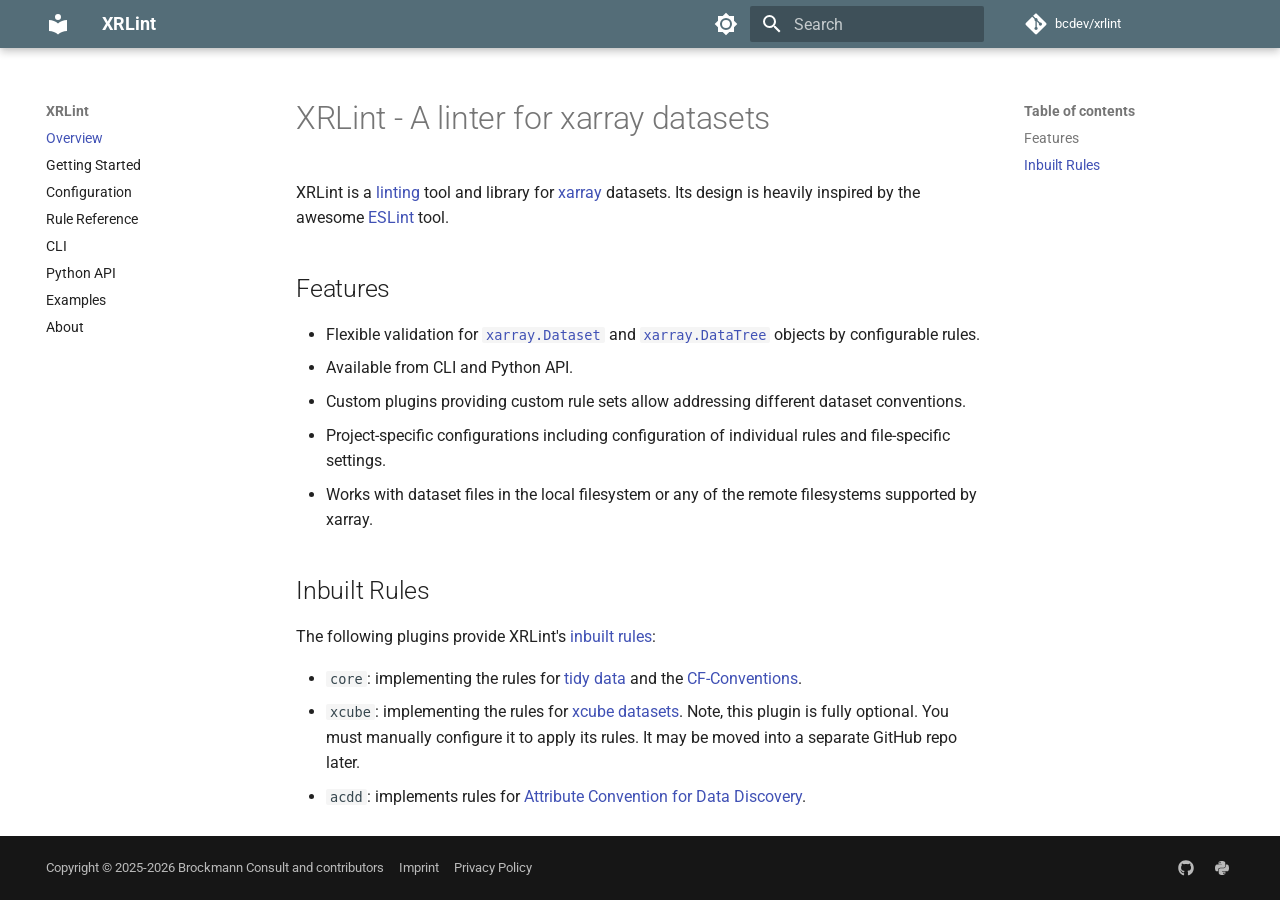
<file: index.html>
<!doctype html>
<html lang="en" class="no-js">
  <head>
    
      <meta charset="utf-8">
      <meta name="viewport" content="width=device-width,initial-scale=1">
      
      
      
      
      
        <link rel="next" href="start/">
      
      
        
      
      
      <link rel="icon" href="assets/images/favicon.png">
      <meta name="generator" content="mkdocs-1.6.1, mkdocs-material-9.7.7">
    
    
      
        <title>XRLint</title>
      
    
    
      <link rel="stylesheet" href="assets/stylesheets/main.ec1eaa64.min.css">
      
        
        <link rel="stylesheet" href="assets/stylesheets/palette.ab4e12ef.min.css">
      
      


    
    
      
    
    
      
    
    
      <link rel="stylesheet" href="assets/_mkdocstrings.css">
    
      <link rel="stylesheet" href="stylesheet/extra.css">
    
    <script>__md_scope=new URL(".",location),__md_hash=e=>[...e].reduce(((e,_)=>(e<<5)-e+_.charCodeAt(0)),0),__md_get=(e,_=localStorage,t=__md_scope)=>JSON.parse(_.getItem(t.pathname+"."+e)),__md_set=(e,_,t=localStorage,a=__md_scope)=>{try{t.setItem(a.pathname+"."+e,JSON.stringify(_))}catch(e){}}</script>
    
      

    
    
  </head>
  
  
    
    
      
    
    
    
    
    <body dir="ltr" data-md-color-scheme="default" data-md-color-primary="blue-grey" data-md-color-accent="indigo">
  
    
    <input class="md-toggle" data-md-toggle="drawer" type="checkbox" id="__drawer" autocomplete="off">
    <input class="md-toggle" data-md-toggle="search" type="checkbox" id="__search" autocomplete="off">
    <label class="md-overlay" for="__drawer"></label>
    <div data-md-component="skip">
      
        
        <a href="#xrlint-a-linter-for-xarray-datasets" class="md-skip">
          Skip to content
        </a>
      
    </div>
    <div data-md-component="announce">
      
    </div>
    
    
      

  

<header class="md-header md-header--shadow" data-md-component="header">
  <nav class="md-header__inner md-grid" aria-label="Header">
    <a href="." title="XRLint" class="md-header__button md-logo" aria-label="XRLint" data-md-component="logo">
      
  
  <svg xmlns="http://www.w3.org/2000/svg" viewBox="0 0 24 24"><path d="M12 8a3 3 0 0 0 3-3 3 3 0 0 0-3-3 3 3 0 0 0-3 3 3 3 0 0 0 3 3m0 3.54C9.64 9.35 6.5 8 3 8v11c3.5 0 6.64 1.35 9 3.54 2.36-2.19 5.5-3.54 9-3.54V8c-3.5 0-6.64 1.35-9 3.54"/></svg>

    </a>
    <label class="md-header__button md-icon" for="__drawer">
      
      <svg xmlns="http://www.w3.org/2000/svg" viewBox="0 0 24 24"><path d="M3 6h18v2H3zm0 5h18v2H3zm0 5h18v2H3z"/></svg>
    </label>
    <div class="md-header__title" data-md-component="header-title">
      <div class="md-header__ellipsis">
        <div class="md-header__topic">
          <span class="md-ellipsis">
            XRLint
          </span>
        </div>
        <div class="md-header__topic" data-md-component="header-topic">
          <span class="md-ellipsis">
            
              Overview
            
          </span>
        </div>
      </div>
    </div>
    
      
        <form class="md-header__option" data-md-component="palette">
  
    
    
    
    <input class="md-option" data-md-color-media="" data-md-color-scheme="default" data-md-color-primary="blue-grey" data-md-color-accent="indigo"  aria-label="Switch to dark mode"  type="radio" name="__palette" id="__palette_0">
    
      <label class="md-header__button md-icon" title="Switch to dark mode" for="__palette_1" hidden>
        <svg xmlns="http://www.w3.org/2000/svg" viewBox="0 0 24 24"><path d="M12 8a4 4 0 0 0-4 4 4 4 0 0 0 4 4 4 4 0 0 0 4-4 4 4 0 0 0-4-4m0 10a6 6 0 0 1-6-6 6 6 0 0 1 6-6 6 6 0 0 1 6 6 6 6 0 0 1-6 6m8-9.31V4h-4.69L12 .69 8.69 4H4v4.69L.69 12 4 15.31V20h4.69L12 23.31 15.31 20H20v-4.69L23.31 12z"/></svg>
      </label>
    
  
    
    
    
    <input class="md-option" data-md-color-media="" data-md-color-scheme="slate" data-md-color-primary="blue-grey" data-md-color-accent="indigo"  aria-label="Switch to light mode"  type="radio" name="__palette" id="__palette_1">
    
      <label class="md-header__button md-icon" title="Switch to light mode" for="__palette_0" hidden>
        <svg xmlns="http://www.w3.org/2000/svg" viewBox="0 0 24 24"><path d="M12 18c-.89 0-1.74-.2-2.5-.55C11.56 16.5 13 14.42 13 12s-1.44-4.5-3.5-5.45C10.26 6.2 11.11 6 12 6a6 6 0 0 1 6 6 6 6 0 0 1-6 6m8-9.31V4h-4.69L12 .69 8.69 4H4v4.69L.69 12 4 15.31V20h4.69L12 23.31 15.31 20H20v-4.69L23.31 12z"/></svg>
      </label>
    
  
</form>
      
    
    
      <script>var palette=__md_get("__palette");if(palette&&palette.color){if("(prefers-color-scheme)"===palette.color.media){var media=matchMedia("(prefers-color-scheme: light)"),input=document.querySelector(media.matches?"[data-md-color-media='(prefers-color-scheme: light)']":"[data-md-color-media='(prefers-color-scheme: dark)']");palette.color.media=input.getAttribute("data-md-color-media"),palette.color.scheme=input.getAttribute("data-md-color-scheme"),palette.color.primary=input.getAttribute("data-md-color-primary"),palette.color.accent=input.getAttribute("data-md-color-accent")}for(var[key,value]of Object.entries(palette.color))document.body.setAttribute("data-md-color-"+key,value)}</script>
    
    
    
      
      
        <label class="md-header__button md-icon" for="__search">
          
          <svg xmlns="http://www.w3.org/2000/svg" viewBox="0 0 24 24"><path d="M9.5 3A6.5 6.5 0 0 1 16 9.5c0 1.61-.59 3.09-1.56 4.23l.27.27h.79l5 5-1.5 1.5-5-5v-.79l-.27-.27A6.52 6.52 0 0 1 9.5 16 6.5 6.5 0 0 1 3 9.5 6.5 6.5 0 0 1 9.5 3m0 2C7 5 5 7 5 9.5S7 14 9.5 14 14 12 14 9.5 12 5 9.5 5"/></svg>
        </label>
        <div class="md-search" data-md-component="search" role="dialog">
  <label class="md-search__overlay" for="__search"></label>
  <div class="md-search__inner" role="search">
    <form class="md-search__form" name="search">
      <input type="text" class="md-search__input" name="query" aria-label="Search" placeholder="Search" autocapitalize="off" autocorrect="off" autocomplete="off" spellcheck="false" data-md-component="search-query" required>
      <label class="md-search__icon md-icon" for="__search">
        
        <svg xmlns="http://www.w3.org/2000/svg" viewBox="0 0 24 24"><path d="M9.5 3A6.5 6.5 0 0 1 16 9.5c0 1.61-.59 3.09-1.56 4.23l.27.27h.79l5 5-1.5 1.5-5-5v-.79l-.27-.27A6.52 6.52 0 0 1 9.5 16 6.5 6.5 0 0 1 3 9.5 6.5 6.5 0 0 1 9.5 3m0 2C7 5 5 7 5 9.5S7 14 9.5 14 14 12 14 9.5 12 5 9.5 5"/></svg>
        
        <svg xmlns="http://www.w3.org/2000/svg" viewBox="0 0 24 24"><path d="M20 11v2H8l5.5 5.5-1.42 1.42L4.16 12l7.92-7.92L13.5 5.5 8 11z"/></svg>
      </label>
      <nav class="md-search__options" aria-label="Search">
        
        <button type="reset" class="md-search__icon md-icon" title="Clear" aria-label="Clear" tabindex="-1">
          
          <svg xmlns="http://www.w3.org/2000/svg" viewBox="0 0 24 24"><path d="M19 6.41 17.59 5 12 10.59 6.41 5 5 6.41 10.59 12 5 17.59 6.41 19 12 13.41 17.59 19 19 17.59 13.41 12z"/></svg>
        </button>
      </nav>
      
    </form>
    <div class="md-search__output">
      <div class="md-search__scrollwrap" tabindex="0" data-md-scrollfix>
        <div class="md-search-result" data-md-component="search-result">
          <div class="md-search-result__meta">
            Initializing search
          </div>
          <ol class="md-search-result__list" role="presentation"></ol>
        </div>
      </div>
    </div>
  </div>
</div>
      
    
    
      <div class="md-header__source">
        <a href="https://github.com/bcdev/xrlint" title="Go to repository" class="md-source" data-md-component="source">
  <div class="md-source__icon md-icon">
    
    <svg xmlns="http://www.w3.org/2000/svg" viewBox="0 0 448 512"><!--! Font Awesome Free 7.1.0 by @fontawesome - https://fontawesome.com License - https://fontawesome.com/license/free (Icons: CC BY 4.0, Fonts: SIL OFL 1.1, Code: MIT License) Copyright 2025 Fonticons, Inc.--><path d="M439.6 236.1 244 40.5c-5.4-5.5-12.8-8.5-20.4-8.5s-15 3-20.4 8.4L162.5 81l51.5 51.5c27.1-9.1 52.7 16.8 43.4 43.7l49.7 49.7c34.2-11.8 61.2 31 35.5 56.7-26.5 26.5-70.2-2.9-56-37.3L240.3 199v121.9c25.3 12.5 22.3 41.8 9.1 55-6.4 6.4-15.2 10.1-24.3 10.1s-17.8-3.6-24.3-10.1c-17.6-17.6-11.1-46.9 11.2-56v-123c-20.8-8.5-24.6-30.7-18.6-45L142.6 101 8.5 235.1C3 240.6 0 247.9 0 255.5s3 15 8.5 20.4l195.6 195.7c5.4 5.4 12.7 8.4 20.4 8.4s15-3 20.4-8.4l194.7-194.7c5.4-5.4 8.4-12.8 8.4-20.4s-3-15-8.4-20.4"/></svg>
  </div>
  <div class="md-source__repository">
    bcdev/xrlint
  </div>
</a>
      </div>
    
  </nav>
  
</header>
    
    <div class="md-container" data-md-component="container">
      
      
        
          
        
      
      <main class="md-main" data-md-component="main">
        <div class="md-main__inner md-grid">
          
            
              
              <div class="md-sidebar md-sidebar--primary" data-md-component="sidebar" data-md-type="navigation" >
                <div class="md-sidebar__scrollwrap">
                  <div class="md-sidebar__inner">
                    



<nav class="md-nav md-nav--primary" aria-label="Navigation" data-md-level="0">
  <label class="md-nav__title" for="__drawer">
    <a href="." title="XRLint" class="md-nav__button md-logo" aria-label="XRLint" data-md-component="logo">
      
  
  <svg xmlns="http://www.w3.org/2000/svg" viewBox="0 0 24 24"><path d="M12 8a3 3 0 0 0 3-3 3 3 0 0 0-3-3 3 3 0 0 0-3 3 3 3 0 0 0 3 3m0 3.54C9.64 9.35 6.5 8 3 8v11c3.5 0 6.64 1.35 9 3.54 2.36-2.19 5.5-3.54 9-3.54V8c-3.5 0-6.64 1.35-9 3.54"/></svg>

    </a>
    XRLint
  </label>
  
    <div class="md-nav__source">
      <a href="https://github.com/bcdev/xrlint" title="Go to repository" class="md-source" data-md-component="source">
  <div class="md-source__icon md-icon">
    
    <svg xmlns="http://www.w3.org/2000/svg" viewBox="0 0 448 512"><!--! Font Awesome Free 7.1.0 by @fontawesome - https://fontawesome.com License - https://fontawesome.com/license/free (Icons: CC BY 4.0, Fonts: SIL OFL 1.1, Code: MIT License) Copyright 2025 Fonticons, Inc.--><path d="M439.6 236.1 244 40.5c-5.4-5.5-12.8-8.5-20.4-8.5s-15 3-20.4 8.4L162.5 81l51.5 51.5c27.1-9.1 52.7 16.8 43.4 43.7l49.7 49.7c34.2-11.8 61.2 31 35.5 56.7-26.5 26.5-70.2-2.9-56-37.3L240.3 199v121.9c25.3 12.5 22.3 41.8 9.1 55-6.4 6.4-15.2 10.1-24.3 10.1s-17.8-3.6-24.3-10.1c-17.6-17.6-11.1-46.9 11.2-56v-123c-20.8-8.5-24.6-30.7-18.6-45L142.6 101 8.5 235.1C3 240.6 0 247.9 0 255.5s3 15 8.5 20.4l195.6 195.7c5.4 5.4 12.7 8.4 20.4 8.4s15-3 20.4-8.4l194.7-194.7c5.4-5.4 8.4-12.8 8.4-20.4s-3-15-8.4-20.4"/></svg>
  </div>
  <div class="md-source__repository">
    bcdev/xrlint
  </div>
</a>
    </div>
  
  <ul class="md-nav__list" data-md-scrollfix>
    
      
      
  
  
    
  
  
  
    <li class="md-nav__item md-nav__item--active">
      
      <input class="md-nav__toggle md-toggle" type="checkbox" id="__toc">
      
      
        
      
      
        <label class="md-nav__link md-nav__link--active" for="__toc">
          
  
  
  <span class="md-ellipsis">
    
  
    Overview
  

    
  </span>
  
  

          <span class="md-nav__icon md-icon"></span>
        </label>
      
      <a href="." class="md-nav__link md-nav__link--active">
        
  
  
  <span class="md-ellipsis">
    
  
    Overview
  

    
  </span>
  
  

      </a>
      
        

<nav class="md-nav md-nav--secondary" aria-label="Table of contents">
  
  
  
    
  
  
    <label class="md-nav__title" for="__toc">
      <span class="md-nav__icon md-icon"></span>
      Table of contents
    </label>
    <ul class="md-nav__list" data-md-component="toc" data-md-scrollfix>
      
        <li class="md-nav__item">
  <a href="#features" class="md-nav__link">
    <span class="md-ellipsis">
      
        Features
      
    </span>
  </a>
  
</li>
      
        <li class="md-nav__item">
  <a href="#inbuilt-rules" class="md-nav__link">
    <span class="md-ellipsis">
      
        Inbuilt Rules
      
    </span>
  </a>
  
</li>
      
    </ul>
  
</nav>
      
    </li>
  

    
      
      
  
  
  
  
    <li class="md-nav__item">
      <a href="start/" class="md-nav__link">
        
  
  
  <span class="md-ellipsis">
    
  
    Getting Started
  

    
  </span>
  
  

      </a>
    </li>
  

    
      
      
  
  
  
  
    <li class="md-nav__item">
      <a href="config/" class="md-nav__link">
        
  
  
  <span class="md-ellipsis">
    
  
    Configuration
  

    
  </span>
  
  

      </a>
    </li>
  

    
      
      
  
  
  
  
    <li class="md-nav__item">
      <a href="rule-ref/" class="md-nav__link">
        
  
  
  <span class="md-ellipsis">
    
  
    Rule Reference
  

    
  </span>
  
  

      </a>
    </li>
  

    
      
      
  
  
  
  
    <li class="md-nav__item">
      <a href="cli/" class="md-nav__link">
        
  
  
  <span class="md-ellipsis">
    
  
    CLI
  

    
  </span>
  
  

      </a>
    </li>
  

    
      
      
  
  
  
  
    <li class="md-nav__item">
      <a href="api/" class="md-nav__link">
        
  
  
  <span class="md-ellipsis">
    
  
    Python API
  

    
  </span>
  
  

      </a>
    </li>
  

    
      
      
  
  
  
  
    <li class="md-nav__item">
      <a href="examples/" class="md-nav__link">
        
  
  
  <span class="md-ellipsis">
    
  
    Examples
  

    
  </span>
  
  

      </a>
    </li>
  

    
      
      
  
  
  
  
    <li class="md-nav__item">
      <a href="about/" class="md-nav__link">
        
  
  
  <span class="md-ellipsis">
    
  
    About
  

    
  </span>
  
  

      </a>
    </li>
  

    
  </ul>
</nav>
                  </div>
                </div>
              </div>
            
            
              
              <div class="md-sidebar md-sidebar--secondary" data-md-component="sidebar" data-md-type="toc" >
                <div class="md-sidebar__scrollwrap">
                  <div class="md-sidebar__inner">
                    

<nav class="md-nav md-nav--secondary" aria-label="Table of contents">
  
  
  
    
  
  
    <label class="md-nav__title" for="__toc">
      <span class="md-nav__icon md-icon"></span>
      Table of contents
    </label>
    <ul class="md-nav__list" data-md-component="toc" data-md-scrollfix>
      
        <li class="md-nav__item">
  <a href="#features" class="md-nav__link">
    <span class="md-ellipsis">
      
        Features
      
    </span>
  </a>
  
</li>
      
        <li class="md-nav__item">
  <a href="#inbuilt-rules" class="md-nav__link">
    <span class="md-ellipsis">
      
        Inbuilt Rules
      
    </span>
  </a>
  
</li>
      
    </ul>
  
</nav>
                  </div>
                </div>
              </div>
            
          
          
            <div class="md-content" data-md-component="content">
              
              <article class="md-content__inner md-typeset">
                
                  


  
  


<h1 id="xrlint-a-linter-for-xarray-datasets">XRLint - A linter for xarray datasets</h1>
<p>XRLint is a <a href="https://en.wikipedia.org/wiki/Lint_(software)">linting</a> 
tool and library for <a href="https://docs.xarray.dev/">xarray</a> datasets. 
Its design is heavily inspired by the awesome <a href="https://eslint.org/">ESLint</a> tool.</p>
<h2 id="features">Features</h2>
<ul>
<li>Flexible validation for 
  <a href="https://docs.xarray.dev/en/stable/generated/xarray.Dataset.html"><code>xarray.Dataset</code></a> and
  <a href="https://docs.xarray.dev/en/stable/generated/xarray.DataTree.html"><code>xarray.DataTree</code></a> objects 
  by configurable rules.</li>
<li>Available from CLI and Python API.</li>
<li>Custom plugins providing custom rule sets allow addressing 
  different dataset conventions.</li>
<li>Project-specific configurations including configuration of individual 
  rules and file-specific settings.</li>
<li>Works with dataset files in the local filesystem or any of the remote 
  filesystems supported by xarray.</li>
</ul>
<h2 id="inbuilt-rules">Inbuilt Rules</h2>
<p>The following plugins provide XRLint's <a href="rule-ref/">inbuilt rules</a>:</p>
<ul>
<li><code>core</code>: implementing the rules for
  <a href="https://tutorial.xarray.dev/intermediate/data_cleaning/05.1_intro.html">tidy data</a>
  and the 
  <a href="https://cfconventions.org/cf-conventions/cf-conventions.html">CF-Conventions</a>.</li>
<li><code>xcube</code>: implementing the rules for 
  <a href="https://xcube.readthedocs.io/en/latest/cubespec.html">xcube datasets</a>.
  Note, this plugin is fully optional. You must manually configure 
  it to apply its rules. It may be moved into a separate GitHub repo later.</li>
<li><code>acdd</code>: implements rules for <a href="https://wiki.esipfed.org/Attribute_Convention_for_Data_Discovery_1-3">Attribute Convention for Data Discovery</a>.</li>
</ul>












                
              </article>
            </div>
          
          
<script>var target=document.getElementById(location.hash.slice(1));target&&target.name&&(target.checked=target.name.startsWith("__tabbed_"))</script>
        </div>
        
      </main>
      
        <footer class="md-footer">
  
  <div class="md-footer-meta md-typeset">
    <div class="md-footer-meta__inner md-grid">
      <div class="md-copyright">
  
    <div class="md-copyright__highlight">
      Copyright &copy; 2025-2026 Brockmann Consult and contributors
      
        &nbsp;&nbsp;&nbsp;
        <a href="https://www.brockmann-consult.de/imprint/" rel="noopener">Imprint</a>
      
        &nbsp;&nbsp;&nbsp;
        <a href="https://www.brockmann-consult.de/privacy-policy-documentation-pages/" rel="noopener">Privacy Policy</a>
      
    </div>
  
</div>
      
        
<div class="md-social">
  
    
    
    
    
      
      
    
    <a href="https://github.com/bcdev/xrlint" target="_blank" rel="noopener" title="github.com" class="md-social__link">
      <svg xmlns="http://www.w3.org/2000/svg" viewBox="0 0 512 512"><!--! Font Awesome Free 7.1.0 by @fontawesome - https://fontawesome.com License - https://fontawesome.com/license/free (Icons: CC BY 4.0, Fonts: SIL OFL 1.1, Code: MIT License) Copyright 2025 Fonticons, Inc.--><path d="M173.9 397.4c0 2-2.3 3.6-5.2 3.6-3.3.3-5.6-1.3-5.6-3.6 0-2 2.3-3.6 5.2-3.6 3-.3 5.6 1.3 5.6 3.6m-31.1-4.5c-.7 2 1.3 4.3 4.3 4.9 2.6 1 5.6 0 6.2-2s-1.3-4.3-4.3-5.2c-2.6-.7-5.5.3-6.2 2.3m44.2-1.7c-2.9.7-4.9 2.6-4.6 4.9.3 2 2.9 3.3 5.9 2.6 2.9-.7 4.9-2.6 4.6-4.6-.3-1.9-3-3.2-5.9-2.9M252.8 8C114.1 8 8 113.3 8 252c0 110.9 69.8 205.8 169.5 239.2 12.8 2.3 17.3-5.6 17.3-12.1 0-6.2-.3-40.4-.3-61.4 0 0-70 15-84.7-29.8 0 0-11.4-29.1-27.8-36.6 0 0-22.9-15.7 1.6-15.4 0 0 24.9 2 38.6 25.8 21.9 38.6 58.6 27.5 72.9 20.9 2.3-16 8.8-27.1 16-33.7-55.9-6.2-112.3-14.3-112.3-110.5 0-27.5 7.6-41.3 23.6-58.9-2.6-6.5-11.1-33.3 2.6-67.9 20.9-6.5 69 27 69 27 20-5.6 41.5-8.5 62.8-8.5s42.8 2.9 62.8 8.5c0 0 48.1-33.6 69-27 13.7 34.7 5.2 61.4 2.6 67.9 16 17.7 25.8 31.5 25.8 58.9 0 96.5-58.9 104.2-114.8 110.5 9.2 7.9 17 22.9 17 46.4 0 33.7-.3 75.4-.3 83.6 0 6.5 4.6 14.4 17.3 12.1C436.2 457.8 504 362.9 504 252 504 113.3 391.5 8 252.8 8M105.2 352.9c-1.3 1-1 3.3.7 5.2 1.6 1.6 3.9 2.3 5.2 1 1.3-1 1-3.3-.7-5.2-1.6-1.6-3.9-2.3-5.2-1m-10.8-8.1c-.7 1.3.3 2.9 2.3 3.9 1.6 1 3.6.7 4.3-.7.7-1.3-.3-2.9-2.3-3.9-2-.6-3.6-.3-4.3.7m32.4 35.6c-1.6 1.3-1 4.3 1.3 6.2 2.3 2.3 5.2 2.6 6.5 1 1.3-1.3.7-4.3-1.3-6.2-2.2-2.3-5.2-2.6-6.5-1m-11.4-14.7c-1.6 1-1.6 3.6 0 5.9s4.3 3.3 5.6 2.3c1.6-1.3 1.6-3.9 0-6.2-1.4-2.3-4-3.3-5.6-2"/></svg>
    </a>
  
    
    
    
    
      
      
    
    <a href="https://pypi.org/project/xrlint/" target="_blank" rel="noopener" title="pypi.org" class="md-social__link">
      <svg xmlns="http://www.w3.org/2000/svg" viewBox="0 0 448 512"><!--! Font Awesome Free 7.1.0 by @fontawesome - https://fontawesome.com License - https://fontawesome.com/license/free (Icons: CC BY 4.0, Fonts: SIL OFL 1.1, Code: MIT License) Copyright 2025 Fonticons, Inc.--><path d="M439.8 200.5c-7.7-30.9-22.3-54.2-53.4-54.2h-40.1v47.4c0 36.8-31.2 67.8-66.8 67.8H172.7c-29.2 0-53.4 25-53.4 54.3v101.8c0 29 25.2 46 53.4 54.3 33.8 9.9 66.3 11.7 106.8 0 26.9-7.8 53.4-23.5 53.4-54.3v-40.7H226.2v-13.6h160.2c31.1 0 42.6-21.7 53.4-54.2 11.2-33.5 10.7-65.7 0-108.6M286.2 444.7a20.4 20.4 0 1 1 0-40.7 20.4 20.4 0 1 1 0 40.7M167.8 248.1h106.8c29.7 0 53.4-24.5 53.4-54.3V91.9c0-29-24.4-50.7-53.4-55.6-35.8-5.9-74.7-5.6-106.8.1-45.2 8-53.4 24.7-53.4 55.6v40.7h106.9v13.6h-147c-31.1 0-58.3 18.7-66.8 54.2-9.8 40.7-10.2 66.1 0 108.6 7.6 31.6 25.7 54.2 56.8 54.2H101v-48.8c0-35.3 30.5-66.4 66.8-66.4m-6.6-183.4a20.4 20.4 0 1 1 0 40.8 20.4 20.4 0 1 1 0-40.8"/></svg>
    </a>
  
</div>
      
    </div>
  </div>
</footer>
      
    </div>
    <div class="md-dialog" data-md-component="dialog">
      <div class="md-dialog__inner md-typeset"></div>
    </div>
    
    
    
      
      
      <script id="__config" type="application/json">{"annotate": null, "base": ".", "features": [], "search": "assets/javascripts/workers/search.2c215733.min.js", "tags": null, "translations": {"clipboard.copied": "Copied to clipboard", "clipboard.copy": "Copy to clipboard", "search.result.more.one": "1 more on this page", "search.result.more.other": "# more on this page", "search.result.none": "No matching documents", "search.result.one": "1 matching document", "search.result.other": "# matching documents", "search.result.placeholder": "Type to start searching", "search.result.term.missing": "Missing", "select.version": "Select version"}, "version": null}</script>
    
    
      <script src="assets/javascripts/bundle.d7400e89.min.js"></script>
      
    
  </body>
</html>
</file>
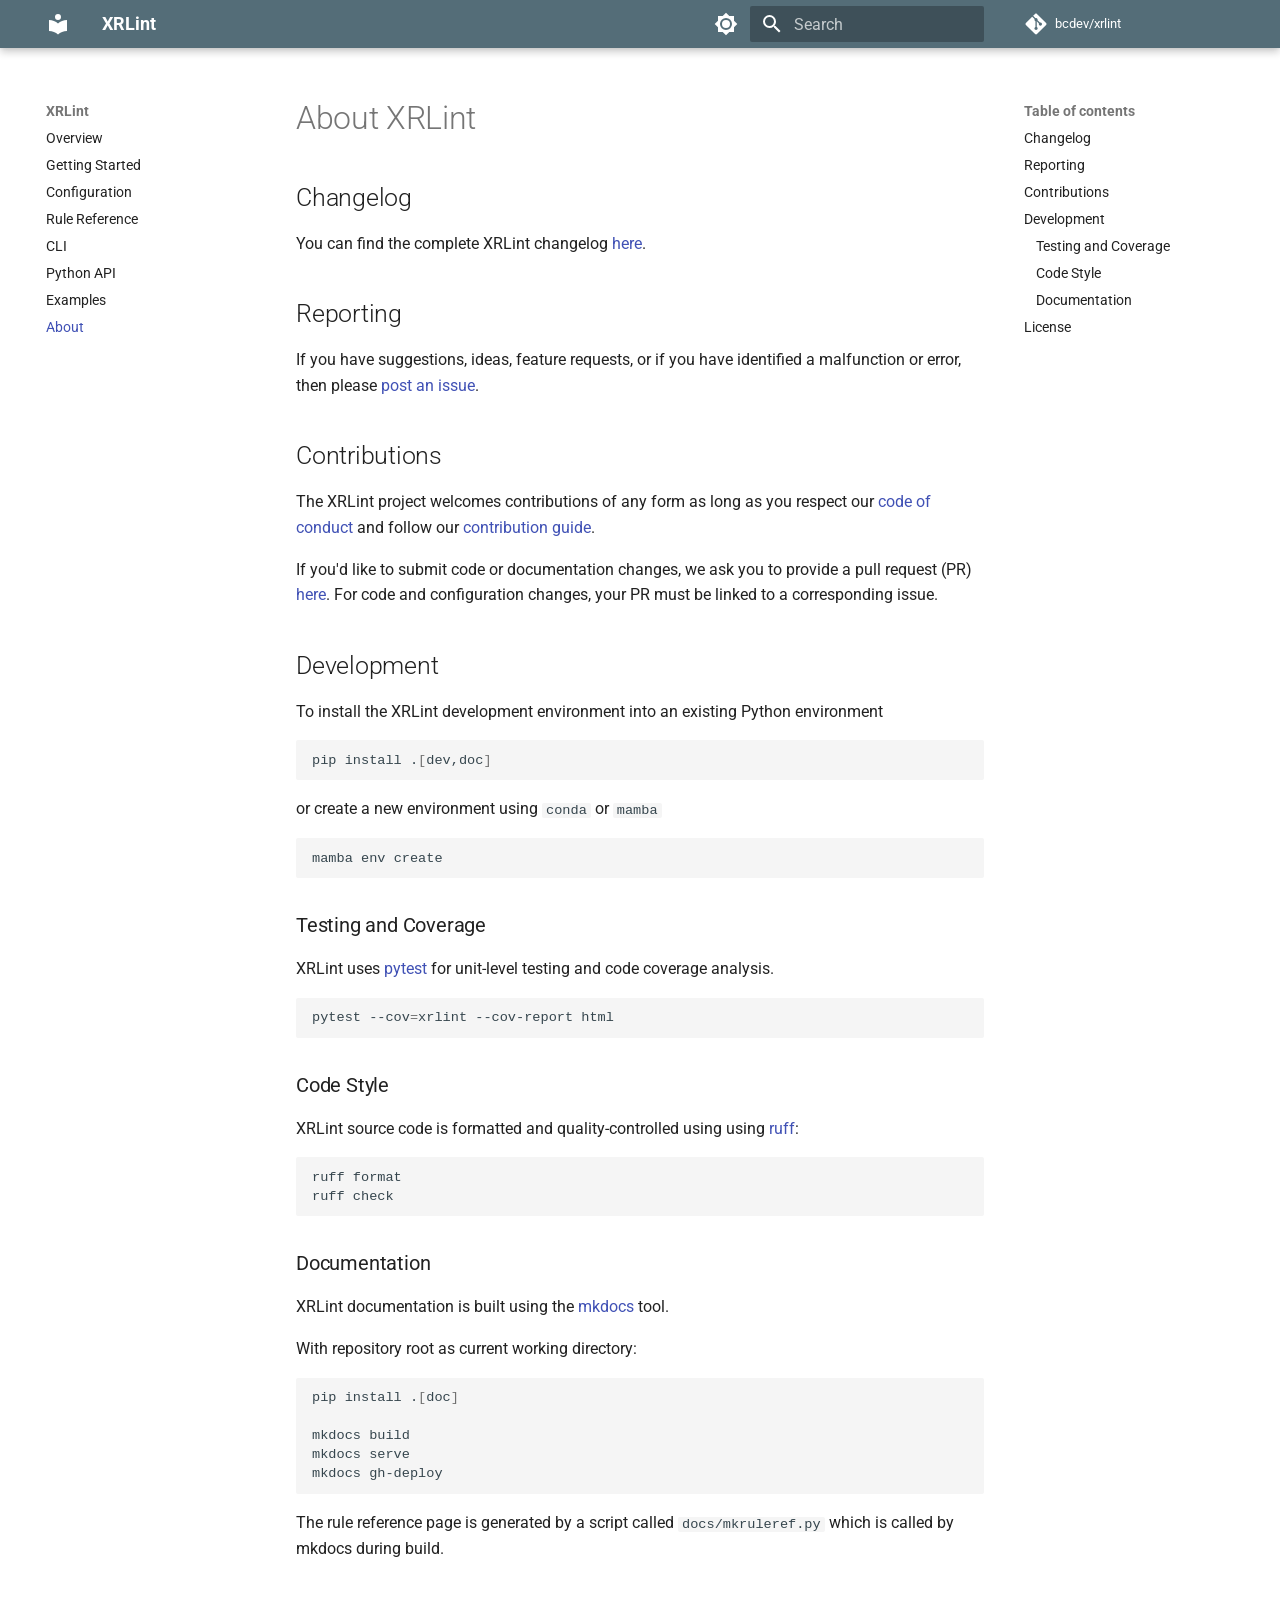
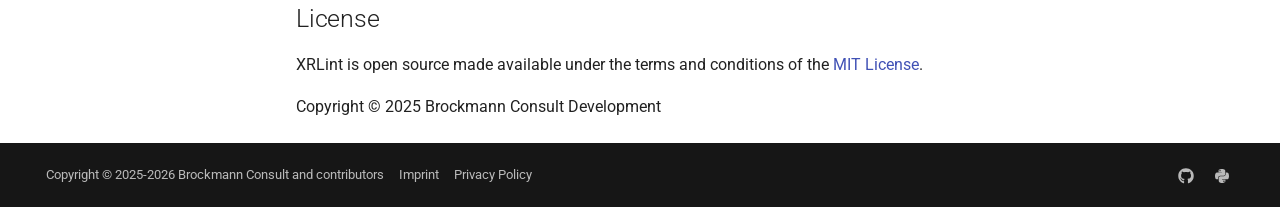
<file: about/index.html>
<!doctype html>
<html lang="en" class="no-js">
  <head>
    
      <meta charset="utf-8">
      <meta name="viewport" content="width=device-width,initial-scale=1">
      
      
      
      
        <link rel="prev" href="../examples/">
      
      
      
        
      
      
      <link rel="icon" href="../assets/images/favicon.png">
      <meta name="generator" content="mkdocs-1.6.1, mkdocs-material-9.7.7">
    
    
      
        <title>About - XRLint</title>
      
    
    
      <link rel="stylesheet" href="../assets/stylesheets/main.ec1eaa64.min.css">
      
        
        <link rel="stylesheet" href="../assets/stylesheets/palette.ab4e12ef.min.css">
      
      


    
    
      
    
    
      
    
    
      <link rel="stylesheet" href="../assets/_mkdocstrings.css">
    
      <link rel="stylesheet" href="../stylesheet/extra.css">
    
    <script>__md_scope=new URL("..",location),__md_hash=e=>[...e].reduce(((e,_)=>(e<<5)-e+_.charCodeAt(0)),0),__md_get=(e,_=localStorage,t=__md_scope)=>JSON.parse(_.getItem(t.pathname+"."+e)),__md_set=(e,_,t=localStorage,a=__md_scope)=>{try{t.setItem(a.pathname+"."+e,JSON.stringify(_))}catch(e){}}</script>
    
      

    
    
  </head>
  
  
    
    
      
    
    
    
    
    <body dir="ltr" data-md-color-scheme="default" data-md-color-primary="blue-grey" data-md-color-accent="indigo">
  
    
    <input class="md-toggle" data-md-toggle="drawer" type="checkbox" id="__drawer" autocomplete="off">
    <input class="md-toggle" data-md-toggle="search" type="checkbox" id="__search" autocomplete="off">
    <label class="md-overlay" for="__drawer"></label>
    <div data-md-component="skip">
      
        
        <a href="#about-xrlint" class="md-skip">
          Skip to content
        </a>
      
    </div>
    <div data-md-component="announce">
      
    </div>
    
    
      

  

<header class="md-header md-header--shadow" data-md-component="header">
  <nav class="md-header__inner md-grid" aria-label="Header">
    <a href=".." title="XRLint" class="md-header__button md-logo" aria-label="XRLint" data-md-component="logo">
      
  
  <svg xmlns="http://www.w3.org/2000/svg" viewBox="0 0 24 24"><path d="M12 8a3 3 0 0 0 3-3 3 3 0 0 0-3-3 3 3 0 0 0-3 3 3 3 0 0 0 3 3m0 3.54C9.64 9.35 6.5 8 3 8v11c3.5 0 6.64 1.35 9 3.54 2.36-2.19 5.5-3.54 9-3.54V8c-3.5 0-6.64 1.35-9 3.54"/></svg>

    </a>
    <label class="md-header__button md-icon" for="__drawer">
      
      <svg xmlns="http://www.w3.org/2000/svg" viewBox="0 0 24 24"><path d="M3 6h18v2H3zm0 5h18v2H3zm0 5h18v2H3z"/></svg>
    </label>
    <div class="md-header__title" data-md-component="header-title">
      <div class="md-header__ellipsis">
        <div class="md-header__topic">
          <span class="md-ellipsis">
            XRLint
          </span>
        </div>
        <div class="md-header__topic" data-md-component="header-topic">
          <span class="md-ellipsis">
            
              About
            
          </span>
        </div>
      </div>
    </div>
    
      
        <form class="md-header__option" data-md-component="palette">
  
    
    
    
    <input class="md-option" data-md-color-media="" data-md-color-scheme="default" data-md-color-primary="blue-grey" data-md-color-accent="indigo"  aria-label="Switch to dark mode"  type="radio" name="__palette" id="__palette_0">
    
      <label class="md-header__button md-icon" title="Switch to dark mode" for="__palette_1" hidden>
        <svg xmlns="http://www.w3.org/2000/svg" viewBox="0 0 24 24"><path d="M12 8a4 4 0 0 0-4 4 4 4 0 0 0 4 4 4 4 0 0 0 4-4 4 4 0 0 0-4-4m0 10a6 6 0 0 1-6-6 6 6 0 0 1 6-6 6 6 0 0 1 6 6 6 6 0 0 1-6 6m8-9.31V4h-4.69L12 .69 8.69 4H4v4.69L.69 12 4 15.31V20h4.69L12 23.31 15.31 20H20v-4.69L23.31 12z"/></svg>
      </label>
    
  
    
    
    
    <input class="md-option" data-md-color-media="" data-md-color-scheme="slate" data-md-color-primary="blue-grey" data-md-color-accent="indigo"  aria-label="Switch to light mode"  type="radio" name="__palette" id="__palette_1">
    
      <label class="md-header__button md-icon" title="Switch to light mode" for="__palette_0" hidden>
        <svg xmlns="http://www.w3.org/2000/svg" viewBox="0 0 24 24"><path d="M12 18c-.89 0-1.74-.2-2.5-.55C11.56 16.5 13 14.42 13 12s-1.44-4.5-3.5-5.45C10.26 6.2 11.11 6 12 6a6 6 0 0 1 6 6 6 6 0 0 1-6 6m8-9.31V4h-4.69L12 .69 8.69 4H4v4.69L.69 12 4 15.31V20h4.69L12 23.31 15.31 20H20v-4.69L23.31 12z"/></svg>
      </label>
    
  
</form>
      
    
    
      <script>var palette=__md_get("__palette");if(palette&&palette.color){if("(prefers-color-scheme)"===palette.color.media){var media=matchMedia("(prefers-color-scheme: light)"),input=document.querySelector(media.matches?"[data-md-color-media='(prefers-color-scheme: light)']":"[data-md-color-media='(prefers-color-scheme: dark)']");palette.color.media=input.getAttribute("data-md-color-media"),palette.color.scheme=input.getAttribute("data-md-color-scheme"),palette.color.primary=input.getAttribute("data-md-color-primary"),palette.color.accent=input.getAttribute("data-md-color-accent")}for(var[key,value]of Object.entries(palette.color))document.body.setAttribute("data-md-color-"+key,value)}</script>
    
    
    
      
      
        <label class="md-header__button md-icon" for="__search">
          
          <svg xmlns="http://www.w3.org/2000/svg" viewBox="0 0 24 24"><path d="M9.5 3A6.5 6.5 0 0 1 16 9.5c0 1.61-.59 3.09-1.56 4.23l.27.27h.79l5 5-1.5 1.5-5-5v-.79l-.27-.27A6.52 6.52 0 0 1 9.5 16 6.5 6.5 0 0 1 3 9.5 6.5 6.5 0 0 1 9.5 3m0 2C7 5 5 7 5 9.5S7 14 9.5 14 14 12 14 9.5 12 5 9.5 5"/></svg>
        </label>
        <div class="md-search" data-md-component="search" role="dialog">
  <label class="md-search__overlay" for="__search"></label>
  <div class="md-search__inner" role="search">
    <form class="md-search__form" name="search">
      <input type="text" class="md-search__input" name="query" aria-label="Search" placeholder="Search" autocapitalize="off" autocorrect="off" autocomplete="off" spellcheck="false" data-md-component="search-query" required>
      <label class="md-search__icon md-icon" for="__search">
        
        <svg xmlns="http://www.w3.org/2000/svg" viewBox="0 0 24 24"><path d="M9.5 3A6.5 6.5 0 0 1 16 9.5c0 1.61-.59 3.09-1.56 4.23l.27.27h.79l5 5-1.5 1.5-5-5v-.79l-.27-.27A6.52 6.52 0 0 1 9.5 16 6.5 6.5 0 0 1 3 9.5 6.5 6.5 0 0 1 9.5 3m0 2C7 5 5 7 5 9.5S7 14 9.5 14 14 12 14 9.5 12 5 9.5 5"/></svg>
        
        <svg xmlns="http://www.w3.org/2000/svg" viewBox="0 0 24 24"><path d="M20 11v2H8l5.5 5.5-1.42 1.42L4.16 12l7.92-7.92L13.5 5.5 8 11z"/></svg>
      </label>
      <nav class="md-search__options" aria-label="Search">
        
        <button type="reset" class="md-search__icon md-icon" title="Clear" aria-label="Clear" tabindex="-1">
          
          <svg xmlns="http://www.w3.org/2000/svg" viewBox="0 0 24 24"><path d="M19 6.41 17.59 5 12 10.59 6.41 5 5 6.41 10.59 12 5 17.59 6.41 19 12 13.41 17.59 19 19 17.59 13.41 12z"/></svg>
        </button>
      </nav>
      
    </form>
    <div class="md-search__output">
      <div class="md-search__scrollwrap" tabindex="0" data-md-scrollfix>
        <div class="md-search-result" data-md-component="search-result">
          <div class="md-search-result__meta">
            Initializing search
          </div>
          <ol class="md-search-result__list" role="presentation"></ol>
        </div>
      </div>
    </div>
  </div>
</div>
      
    
    
      <div class="md-header__source">
        <a href="https://github.com/bcdev/xrlint" title="Go to repository" class="md-source" data-md-component="source">
  <div class="md-source__icon md-icon">
    
    <svg xmlns="http://www.w3.org/2000/svg" viewBox="0 0 448 512"><!--! Font Awesome Free 7.1.0 by @fontawesome - https://fontawesome.com License - https://fontawesome.com/license/free (Icons: CC BY 4.0, Fonts: SIL OFL 1.1, Code: MIT License) Copyright 2025 Fonticons, Inc.--><path d="M439.6 236.1 244 40.5c-5.4-5.5-12.8-8.5-20.4-8.5s-15 3-20.4 8.4L162.5 81l51.5 51.5c27.1-9.1 52.7 16.8 43.4 43.7l49.7 49.7c34.2-11.8 61.2 31 35.5 56.7-26.5 26.5-70.2-2.9-56-37.3L240.3 199v121.9c25.3 12.5 22.3 41.8 9.1 55-6.4 6.4-15.2 10.1-24.3 10.1s-17.8-3.6-24.3-10.1c-17.6-17.6-11.1-46.9 11.2-56v-123c-20.8-8.5-24.6-30.7-18.6-45L142.6 101 8.5 235.1C3 240.6 0 247.9 0 255.5s3 15 8.5 20.4l195.6 195.7c5.4 5.4 12.7 8.4 20.4 8.4s15-3 20.4-8.4l194.7-194.7c5.4-5.4 8.4-12.8 8.4-20.4s-3-15-8.4-20.4"/></svg>
  </div>
  <div class="md-source__repository">
    bcdev/xrlint
  </div>
</a>
      </div>
    
  </nav>
  
</header>
    
    <div class="md-container" data-md-component="container">
      
      
        
          
        
      
      <main class="md-main" data-md-component="main">
        <div class="md-main__inner md-grid">
          
            
              
              <div class="md-sidebar md-sidebar--primary" data-md-component="sidebar" data-md-type="navigation" >
                <div class="md-sidebar__scrollwrap">
                  <div class="md-sidebar__inner">
                    



<nav class="md-nav md-nav--primary" aria-label="Navigation" data-md-level="0">
  <label class="md-nav__title" for="__drawer">
    <a href=".." title="XRLint" class="md-nav__button md-logo" aria-label="XRLint" data-md-component="logo">
      
  
  <svg xmlns="http://www.w3.org/2000/svg" viewBox="0 0 24 24"><path d="M12 8a3 3 0 0 0 3-3 3 3 0 0 0-3-3 3 3 0 0 0-3 3 3 3 0 0 0 3 3m0 3.54C9.64 9.35 6.5 8 3 8v11c3.5 0 6.64 1.35 9 3.54 2.36-2.19 5.5-3.54 9-3.54V8c-3.5 0-6.64 1.35-9 3.54"/></svg>

    </a>
    XRLint
  </label>
  
    <div class="md-nav__source">
      <a href="https://github.com/bcdev/xrlint" title="Go to repository" class="md-source" data-md-component="source">
  <div class="md-source__icon md-icon">
    
    <svg xmlns="http://www.w3.org/2000/svg" viewBox="0 0 448 512"><!--! Font Awesome Free 7.1.0 by @fontawesome - https://fontawesome.com License - https://fontawesome.com/license/free (Icons: CC BY 4.0, Fonts: SIL OFL 1.1, Code: MIT License) Copyright 2025 Fonticons, Inc.--><path d="M439.6 236.1 244 40.5c-5.4-5.5-12.8-8.5-20.4-8.5s-15 3-20.4 8.4L162.5 81l51.5 51.5c27.1-9.1 52.7 16.8 43.4 43.7l49.7 49.7c34.2-11.8 61.2 31 35.5 56.7-26.5 26.5-70.2-2.9-56-37.3L240.3 199v121.9c25.3 12.5 22.3 41.8 9.1 55-6.4 6.4-15.2 10.1-24.3 10.1s-17.8-3.6-24.3-10.1c-17.6-17.6-11.1-46.9 11.2-56v-123c-20.8-8.5-24.6-30.7-18.6-45L142.6 101 8.5 235.1C3 240.6 0 247.9 0 255.5s3 15 8.5 20.4l195.6 195.7c5.4 5.4 12.7 8.4 20.4 8.4s15-3 20.4-8.4l194.7-194.7c5.4-5.4 8.4-12.8 8.4-20.4s-3-15-8.4-20.4"/></svg>
  </div>
  <div class="md-source__repository">
    bcdev/xrlint
  </div>
</a>
    </div>
  
  <ul class="md-nav__list" data-md-scrollfix>
    
      
      
  
  
  
  
    <li class="md-nav__item">
      <a href=".." class="md-nav__link">
        
  
  
  <span class="md-ellipsis">
    
  
    Overview
  

    
  </span>
  
  

      </a>
    </li>
  

    
      
      
  
  
  
  
    <li class="md-nav__item">
      <a href="../start/" class="md-nav__link">
        
  
  
  <span class="md-ellipsis">
    
  
    Getting Started
  

    
  </span>
  
  

      </a>
    </li>
  

    
      
      
  
  
  
  
    <li class="md-nav__item">
      <a href="../config/" class="md-nav__link">
        
  
  
  <span class="md-ellipsis">
    
  
    Configuration
  

    
  </span>
  
  

      </a>
    </li>
  

    
      
      
  
  
  
  
    <li class="md-nav__item">
      <a href="../rule-ref/" class="md-nav__link">
        
  
  
  <span class="md-ellipsis">
    
  
    Rule Reference
  

    
  </span>
  
  

      </a>
    </li>
  

    
      
      
  
  
  
  
    <li class="md-nav__item">
      <a href="../cli/" class="md-nav__link">
        
  
  
  <span class="md-ellipsis">
    
  
    CLI
  

    
  </span>
  
  

      </a>
    </li>
  

    
      
      
  
  
  
  
    <li class="md-nav__item">
      <a href="../api/" class="md-nav__link">
        
  
  
  <span class="md-ellipsis">
    
  
    Python API
  

    
  </span>
  
  

      </a>
    </li>
  

    
      
      
  
  
  
  
    <li class="md-nav__item">
      <a href="../examples/" class="md-nav__link">
        
  
  
  <span class="md-ellipsis">
    
  
    Examples
  

    
  </span>
  
  

      </a>
    </li>
  

    
      
      
  
  
    
  
  
  
    <li class="md-nav__item md-nav__item--active">
      
      <input class="md-nav__toggle md-toggle" type="checkbox" id="__toc">
      
      
        
      
      
        <label class="md-nav__link md-nav__link--active" for="__toc">
          
  
  
  <span class="md-ellipsis">
    
  
    About
  

    
  </span>
  
  

          <span class="md-nav__icon md-icon"></span>
        </label>
      
      <a href="./" class="md-nav__link md-nav__link--active">
        
  
  
  <span class="md-ellipsis">
    
  
    About
  

    
  </span>
  
  

      </a>
      
        

<nav class="md-nav md-nav--secondary" aria-label="Table of contents">
  
  
  
    
  
  
    <label class="md-nav__title" for="__toc">
      <span class="md-nav__icon md-icon"></span>
      Table of contents
    </label>
    <ul class="md-nav__list" data-md-component="toc" data-md-scrollfix>
      
        <li class="md-nav__item">
  <a href="#changelog" class="md-nav__link">
    <span class="md-ellipsis">
      
        Changelog
      
    </span>
  </a>
  
</li>
      
        <li class="md-nav__item">
  <a href="#reporting" class="md-nav__link">
    <span class="md-ellipsis">
      
        Reporting
      
    </span>
  </a>
  
</li>
      
        <li class="md-nav__item">
  <a href="#contributions" class="md-nav__link">
    <span class="md-ellipsis">
      
        Contributions
      
    </span>
  </a>
  
</li>
      
        <li class="md-nav__item">
  <a href="#development" class="md-nav__link">
    <span class="md-ellipsis">
      
        Development
      
    </span>
  </a>
  
    <nav class="md-nav" aria-label="Development">
      <ul class="md-nav__list">
        
          <li class="md-nav__item">
  <a href="#testing-and-coverage" class="md-nav__link">
    <span class="md-ellipsis">
      
        Testing and Coverage
      
    </span>
  </a>
  
</li>
        
          <li class="md-nav__item">
  <a href="#code-style" class="md-nav__link">
    <span class="md-ellipsis">
      
        Code Style
      
    </span>
  </a>
  
</li>
        
          <li class="md-nav__item">
  <a href="#documentation" class="md-nav__link">
    <span class="md-ellipsis">
      
        Documentation
      
    </span>
  </a>
  
</li>
        
      </ul>
    </nav>
  
</li>
      
        <li class="md-nav__item">
  <a href="#license" class="md-nav__link">
    <span class="md-ellipsis">
      
        License
      
    </span>
  </a>
  
</li>
      
    </ul>
  
</nav>
      
    </li>
  

    
  </ul>
</nav>
                  </div>
                </div>
              </div>
            
            
              
              <div class="md-sidebar md-sidebar--secondary" data-md-component="sidebar" data-md-type="toc" >
                <div class="md-sidebar__scrollwrap">
                  <div class="md-sidebar__inner">
                    

<nav class="md-nav md-nav--secondary" aria-label="Table of contents">
  
  
  
    
  
  
    <label class="md-nav__title" for="__toc">
      <span class="md-nav__icon md-icon"></span>
      Table of contents
    </label>
    <ul class="md-nav__list" data-md-component="toc" data-md-scrollfix>
      
        <li class="md-nav__item">
  <a href="#changelog" class="md-nav__link">
    <span class="md-ellipsis">
      
        Changelog
      
    </span>
  </a>
  
</li>
      
        <li class="md-nav__item">
  <a href="#reporting" class="md-nav__link">
    <span class="md-ellipsis">
      
        Reporting
      
    </span>
  </a>
  
</li>
      
        <li class="md-nav__item">
  <a href="#contributions" class="md-nav__link">
    <span class="md-ellipsis">
      
        Contributions
      
    </span>
  </a>
  
</li>
      
        <li class="md-nav__item">
  <a href="#development" class="md-nav__link">
    <span class="md-ellipsis">
      
        Development
      
    </span>
  </a>
  
    <nav class="md-nav" aria-label="Development">
      <ul class="md-nav__list">
        
          <li class="md-nav__item">
  <a href="#testing-and-coverage" class="md-nav__link">
    <span class="md-ellipsis">
      
        Testing and Coverage
      
    </span>
  </a>
  
</li>
        
          <li class="md-nav__item">
  <a href="#code-style" class="md-nav__link">
    <span class="md-ellipsis">
      
        Code Style
      
    </span>
  </a>
  
</li>
        
          <li class="md-nav__item">
  <a href="#documentation" class="md-nav__link">
    <span class="md-ellipsis">
      
        Documentation
      
    </span>
  </a>
  
</li>
        
      </ul>
    </nav>
  
</li>
      
        <li class="md-nav__item">
  <a href="#license" class="md-nav__link">
    <span class="md-ellipsis">
      
        License
      
    </span>
  </a>
  
</li>
      
    </ul>
  
</nav>
                  </div>
                </div>
              </div>
            
          
          
            <div class="md-content" data-md-component="content">
              
              <article class="md-content__inner md-typeset">
                
                  


  
  


<h1 id="about-xrlint">About XRLint</h1>
<h2 id="changelog">Changelog</h2>
<p>You can find the complete XRLint changelog 
<a href="https://github.com/bcdev/xrlint/blob/main/CHANGES.md">here</a>. </p>
<h2 id="reporting">Reporting</h2>
<p>If you have suggestions, ideas, feature requests, or if you have identified
a malfunction or error, then please 
<a href="https://github.com/bcdev/xrlint/issues">post an issue</a>. </p>
<h2 id="contributions">Contributions</h2>
<p>The XRLint project welcomes contributions of any form
as long as you respect our 
<a href="https://github.com/bcdev/xrlint/blob/main/CODE_OF_CONDUCT.md">code of conduct</a>
and follow our 
<a href="https://github.com/bcdev/xrlint/blob/main/CONTRIBUTING.md">contribution guide</a>.</p>
<p>If you'd like to submit code or documentation changes, we ask you to provide a 
pull request (PR) 
<a href="https://github.com/bcdev/xrlint/pulls">here</a>. 
For code and configuration changes, your PR must be linked to a 
corresponding issue. </p>
<h2 id="development">Development</h2>
<p>To install the XRLint development environment into an existing Python environment</p>
<div class="highlight"><pre><span></span><code>pip<span class="w"> </span>install<span class="w"> </span>.<span class="o">[</span>dev,doc<span class="o">]</span>
</code></pre></div>
<p>or create a new environment using <code>conda</code> or <code>mamba</code></p>
<div class="highlight"><pre><span></span><code>mamba<span class="w"> </span>env<span class="w"> </span>create<span class="w"> </span>
</code></pre></div>
<h3 id="testing-and-coverage">Testing and Coverage</h3>
<p>XRLint uses <a href="https://docs.pytest.org/">pytest</a> for unit-level testing 
and code coverage analysis.</p>
<div class="highlight"><pre><span></span><code>pytest<span class="w"> </span>--cov<span class="o">=</span>xrlint<span class="w"> </span>--cov-report<span class="w"> </span>html
</code></pre></div>
<h3 id="code-style">Code Style</h3>
<p>XRLint source code is formatted and quality-controlled using
using <a href="https://docs.astral.sh/ruff/">ruff</a>:</p>
<div class="highlight"><pre><span></span><code>ruff<span class="w"> </span>format
ruff<span class="w"> </span>check
</code></pre></div>
<h3 id="documentation">Documentation</h3>
<p>XRLint documentation is built using the <a href="https://www.mkdocs.org/">mkdocs</a> tool.</p>
<p>With repository root as current working directory:</p>
<div class="highlight"><pre><span></span><code>pip<span class="w"> </span>install<span class="w"> </span>.<span class="o">[</span>doc<span class="o">]</span>

mkdocs<span class="w"> </span>build
mkdocs<span class="w"> </span>serve
mkdocs<span class="w"> </span>gh-deploy
</code></pre></div>
<p>The rule reference page is generated by a script called <code>docs/mkruleref.py</code> which is called by mkdocs during build.</p>
<h2 id="license">License</h2>
<p>XRLint is open source made available under the terms and conditions of the 
<a href="https://github.com/bcdev/xrlint/blob/main/LICENSE">MIT License</a>.</p>
<p>Copyright © 2025 Brockmann Consult Development</p>












                
              </article>
            </div>
          
          
<script>var target=document.getElementById(location.hash.slice(1));target&&target.name&&(target.checked=target.name.startsWith("__tabbed_"))</script>
        </div>
        
      </main>
      
        <footer class="md-footer">
  
  <div class="md-footer-meta md-typeset">
    <div class="md-footer-meta__inner md-grid">
      <div class="md-copyright">
  
    <div class="md-copyright__highlight">
      Copyright &copy; 2025-2026 Brockmann Consult and contributors
      
        &nbsp;&nbsp;&nbsp;
        <a href="https://www.brockmann-consult.de/imprint/" rel="noopener">Imprint</a>
      
        &nbsp;&nbsp;&nbsp;
        <a href="https://www.brockmann-consult.de/privacy-policy-documentation-pages/" rel="noopener">Privacy Policy</a>
      
    </div>
  
</div>
      
        
<div class="md-social">
  
    
    
    
    
      
      
    
    <a href="https://github.com/bcdev/xrlint" target="_blank" rel="noopener" title="github.com" class="md-social__link">
      <svg xmlns="http://www.w3.org/2000/svg" viewBox="0 0 512 512"><!--! Font Awesome Free 7.1.0 by @fontawesome - https://fontawesome.com License - https://fontawesome.com/license/free (Icons: CC BY 4.0, Fonts: SIL OFL 1.1, Code: MIT License) Copyright 2025 Fonticons, Inc.--><path d="M173.9 397.4c0 2-2.3 3.6-5.2 3.6-3.3.3-5.6-1.3-5.6-3.6 0-2 2.3-3.6 5.2-3.6 3-.3 5.6 1.3 5.6 3.6m-31.1-4.5c-.7 2 1.3 4.3 4.3 4.9 2.6 1 5.6 0 6.2-2s-1.3-4.3-4.3-5.2c-2.6-.7-5.5.3-6.2 2.3m44.2-1.7c-2.9.7-4.9 2.6-4.6 4.9.3 2 2.9 3.3 5.9 2.6 2.9-.7 4.9-2.6 4.6-4.6-.3-1.9-3-3.2-5.9-2.9M252.8 8C114.1 8 8 113.3 8 252c0 110.9 69.8 205.8 169.5 239.2 12.8 2.3 17.3-5.6 17.3-12.1 0-6.2-.3-40.4-.3-61.4 0 0-70 15-84.7-29.8 0 0-11.4-29.1-27.8-36.6 0 0-22.9-15.7 1.6-15.4 0 0 24.9 2 38.6 25.8 21.9 38.6 58.6 27.5 72.9 20.9 2.3-16 8.8-27.1 16-33.7-55.9-6.2-112.3-14.3-112.3-110.5 0-27.5 7.6-41.3 23.6-58.9-2.6-6.5-11.1-33.3 2.6-67.9 20.9-6.5 69 27 69 27 20-5.6 41.5-8.5 62.8-8.5s42.8 2.9 62.8 8.5c0 0 48.1-33.6 69-27 13.7 34.7 5.2 61.4 2.6 67.9 16 17.7 25.8 31.5 25.8 58.9 0 96.5-58.9 104.2-114.8 110.5 9.2 7.9 17 22.9 17 46.4 0 33.7-.3 75.4-.3 83.6 0 6.5 4.6 14.4 17.3 12.1C436.2 457.8 504 362.9 504 252 504 113.3 391.5 8 252.8 8M105.2 352.9c-1.3 1-1 3.3.7 5.2 1.6 1.6 3.9 2.3 5.2 1 1.3-1 1-3.3-.7-5.2-1.6-1.6-3.9-2.3-5.2-1m-10.8-8.1c-.7 1.3.3 2.9 2.3 3.9 1.6 1 3.6.7 4.3-.7.7-1.3-.3-2.9-2.3-3.9-2-.6-3.6-.3-4.3.7m32.4 35.6c-1.6 1.3-1 4.3 1.3 6.2 2.3 2.3 5.2 2.6 6.5 1 1.3-1.3.7-4.3-1.3-6.2-2.2-2.3-5.2-2.6-6.5-1m-11.4-14.7c-1.6 1-1.6 3.6 0 5.9s4.3 3.3 5.6 2.3c1.6-1.3 1.6-3.9 0-6.2-1.4-2.3-4-3.3-5.6-2"/></svg>
    </a>
  
    
    
    
    
      
      
    
    <a href="https://pypi.org/project/xrlint/" target="_blank" rel="noopener" title="pypi.org" class="md-social__link">
      <svg xmlns="http://www.w3.org/2000/svg" viewBox="0 0 448 512"><!--! Font Awesome Free 7.1.0 by @fontawesome - https://fontawesome.com License - https://fontawesome.com/license/free (Icons: CC BY 4.0, Fonts: SIL OFL 1.1, Code: MIT License) Copyright 2025 Fonticons, Inc.--><path d="M439.8 200.5c-7.7-30.9-22.3-54.2-53.4-54.2h-40.1v47.4c0 36.8-31.2 67.8-66.8 67.8H172.7c-29.2 0-53.4 25-53.4 54.3v101.8c0 29 25.2 46 53.4 54.3 33.8 9.9 66.3 11.7 106.8 0 26.9-7.8 53.4-23.5 53.4-54.3v-40.7H226.2v-13.6h160.2c31.1 0 42.6-21.7 53.4-54.2 11.2-33.5 10.7-65.7 0-108.6M286.2 444.7a20.4 20.4 0 1 1 0-40.7 20.4 20.4 0 1 1 0 40.7M167.8 248.1h106.8c29.7 0 53.4-24.5 53.4-54.3V91.9c0-29-24.4-50.7-53.4-55.6-35.8-5.9-74.7-5.6-106.8.1-45.2 8-53.4 24.7-53.4 55.6v40.7h106.9v13.6h-147c-31.1 0-58.3 18.7-66.8 54.2-9.8 40.7-10.2 66.1 0 108.6 7.6 31.6 25.7 54.2 56.8 54.2H101v-48.8c0-35.3 30.5-66.4 66.8-66.4m-6.6-183.4a20.4 20.4 0 1 1 0 40.8 20.4 20.4 0 1 1 0-40.8"/></svg>
    </a>
  
</div>
      
    </div>
  </div>
</footer>
      
    </div>
    <div class="md-dialog" data-md-component="dialog">
      <div class="md-dialog__inner md-typeset"></div>
    </div>
    
    
    
      
      
      <script id="__config" type="application/json">{"annotate": null, "base": "..", "features": [], "search": "../assets/javascripts/workers/search.2c215733.min.js", "tags": null, "translations": {"clipboard.copied": "Copied to clipboard", "clipboard.copy": "Copy to clipboard", "search.result.more.one": "1 more on this page", "search.result.more.other": "# more on this page", "search.result.none": "No matching documents", "search.result.one": "1 matching document", "search.result.other": "# matching documents", "search.result.placeholder": "Type to start searching", "search.result.term.missing": "Missing", "select.version": "Select version"}, "version": null}</script>
    
    
      <script src="../assets/javascripts/bundle.d7400e89.min.js"></script>
      
    
  </body>
</html>
</file>
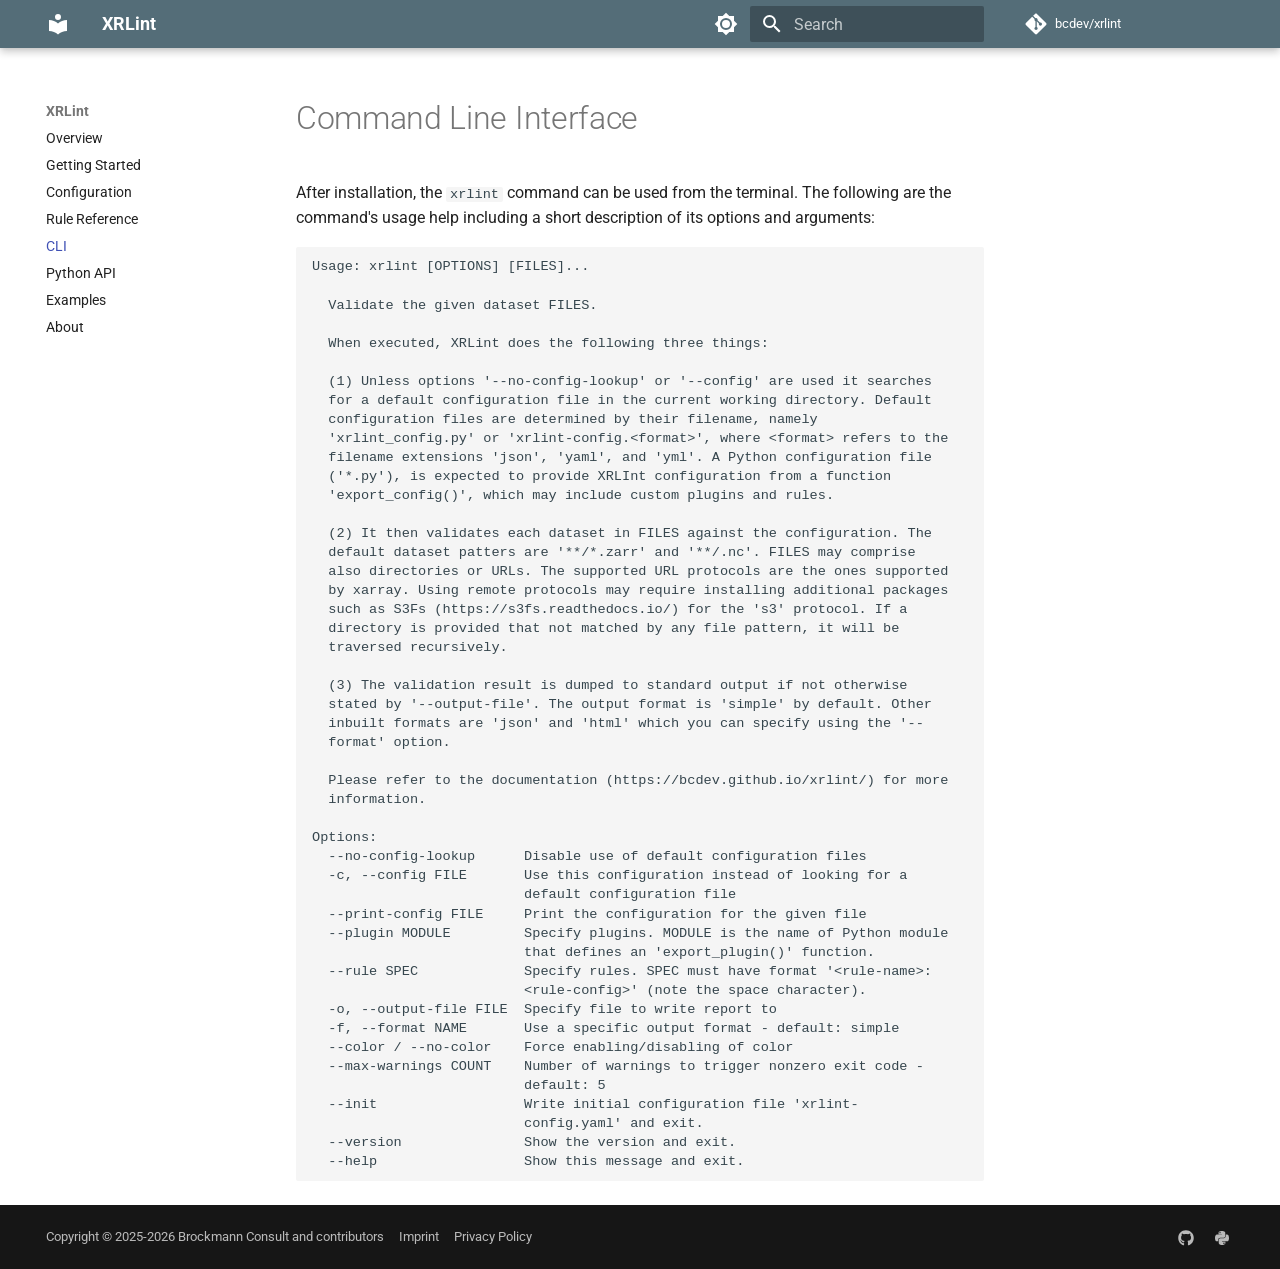
<file: cli/index.html>
<!doctype html>
<html lang="en" class="no-js">
  <head>
    
      <meta charset="utf-8">
      <meta name="viewport" content="width=device-width,initial-scale=1">
      
      
      
      
        <link rel="prev" href="../rule-ref/">
      
      
        <link rel="next" href="../api/">
      
      
        
      
      
      <link rel="icon" href="../assets/images/favicon.png">
      <meta name="generator" content="mkdocs-1.6.1, mkdocs-material-9.7.7">
    
    
      
        <title>CLI - XRLint</title>
      
    
    
      <link rel="stylesheet" href="../assets/stylesheets/main.ec1eaa64.min.css">
      
        
        <link rel="stylesheet" href="../assets/stylesheets/palette.ab4e12ef.min.css">
      
      


    
    
      
    
    
      
    
    
      <link rel="stylesheet" href="../assets/_mkdocstrings.css">
    
      <link rel="stylesheet" href="../stylesheet/extra.css">
    
    <script>__md_scope=new URL("..",location),__md_hash=e=>[...e].reduce(((e,_)=>(e<<5)-e+_.charCodeAt(0)),0),__md_get=(e,_=localStorage,t=__md_scope)=>JSON.parse(_.getItem(t.pathname+"."+e)),__md_set=(e,_,t=localStorage,a=__md_scope)=>{try{t.setItem(a.pathname+"."+e,JSON.stringify(_))}catch(e){}}</script>
    
      

    
    
  </head>
  
  
    
    
      
    
    
    
    
    <body dir="ltr" data-md-color-scheme="default" data-md-color-primary="blue-grey" data-md-color-accent="indigo">
  
    
    <input class="md-toggle" data-md-toggle="drawer" type="checkbox" id="__drawer" autocomplete="off">
    <input class="md-toggle" data-md-toggle="search" type="checkbox" id="__search" autocomplete="off">
    <label class="md-overlay" for="__drawer"></label>
    <div data-md-component="skip">
      
        
        <a href="#command-line-interface" class="md-skip">
          Skip to content
        </a>
      
    </div>
    <div data-md-component="announce">
      
    </div>
    
    
      

  

<header class="md-header md-header--shadow" data-md-component="header">
  <nav class="md-header__inner md-grid" aria-label="Header">
    <a href=".." title="XRLint" class="md-header__button md-logo" aria-label="XRLint" data-md-component="logo">
      
  
  <svg xmlns="http://www.w3.org/2000/svg" viewBox="0 0 24 24"><path d="M12 8a3 3 0 0 0 3-3 3 3 0 0 0-3-3 3 3 0 0 0-3 3 3 3 0 0 0 3 3m0 3.54C9.64 9.35 6.5 8 3 8v11c3.5 0 6.64 1.35 9 3.54 2.36-2.19 5.5-3.54 9-3.54V8c-3.5 0-6.64 1.35-9 3.54"/></svg>

    </a>
    <label class="md-header__button md-icon" for="__drawer">
      
      <svg xmlns="http://www.w3.org/2000/svg" viewBox="0 0 24 24"><path d="M3 6h18v2H3zm0 5h18v2H3zm0 5h18v2H3z"/></svg>
    </label>
    <div class="md-header__title" data-md-component="header-title">
      <div class="md-header__ellipsis">
        <div class="md-header__topic">
          <span class="md-ellipsis">
            XRLint
          </span>
        </div>
        <div class="md-header__topic" data-md-component="header-topic">
          <span class="md-ellipsis">
            
              CLI
            
          </span>
        </div>
      </div>
    </div>
    
      
        <form class="md-header__option" data-md-component="palette">
  
    
    
    
    <input class="md-option" data-md-color-media="" data-md-color-scheme="default" data-md-color-primary="blue-grey" data-md-color-accent="indigo"  aria-label="Switch to dark mode"  type="radio" name="__palette" id="__palette_0">
    
      <label class="md-header__button md-icon" title="Switch to dark mode" for="__palette_1" hidden>
        <svg xmlns="http://www.w3.org/2000/svg" viewBox="0 0 24 24"><path d="M12 8a4 4 0 0 0-4 4 4 4 0 0 0 4 4 4 4 0 0 0 4-4 4 4 0 0 0-4-4m0 10a6 6 0 0 1-6-6 6 6 0 0 1 6-6 6 6 0 0 1 6 6 6 6 0 0 1-6 6m8-9.31V4h-4.69L12 .69 8.69 4H4v4.69L.69 12 4 15.31V20h4.69L12 23.31 15.31 20H20v-4.69L23.31 12z"/></svg>
      </label>
    
  
    
    
    
    <input class="md-option" data-md-color-media="" data-md-color-scheme="slate" data-md-color-primary="blue-grey" data-md-color-accent="indigo"  aria-label="Switch to light mode"  type="radio" name="__palette" id="__palette_1">
    
      <label class="md-header__button md-icon" title="Switch to light mode" for="__palette_0" hidden>
        <svg xmlns="http://www.w3.org/2000/svg" viewBox="0 0 24 24"><path d="M12 18c-.89 0-1.74-.2-2.5-.55C11.56 16.5 13 14.42 13 12s-1.44-4.5-3.5-5.45C10.26 6.2 11.11 6 12 6a6 6 0 0 1 6 6 6 6 0 0 1-6 6m8-9.31V4h-4.69L12 .69 8.69 4H4v4.69L.69 12 4 15.31V20h4.69L12 23.31 15.31 20H20v-4.69L23.31 12z"/></svg>
      </label>
    
  
</form>
      
    
    
      <script>var palette=__md_get("__palette");if(palette&&palette.color){if("(prefers-color-scheme)"===palette.color.media){var media=matchMedia("(prefers-color-scheme: light)"),input=document.querySelector(media.matches?"[data-md-color-media='(prefers-color-scheme: light)']":"[data-md-color-media='(prefers-color-scheme: dark)']");palette.color.media=input.getAttribute("data-md-color-media"),palette.color.scheme=input.getAttribute("data-md-color-scheme"),palette.color.primary=input.getAttribute("data-md-color-primary"),palette.color.accent=input.getAttribute("data-md-color-accent")}for(var[key,value]of Object.entries(palette.color))document.body.setAttribute("data-md-color-"+key,value)}</script>
    
    
    
      
      
        <label class="md-header__button md-icon" for="__search">
          
          <svg xmlns="http://www.w3.org/2000/svg" viewBox="0 0 24 24"><path d="M9.5 3A6.5 6.5 0 0 1 16 9.5c0 1.61-.59 3.09-1.56 4.23l.27.27h.79l5 5-1.5 1.5-5-5v-.79l-.27-.27A6.52 6.52 0 0 1 9.5 16 6.5 6.5 0 0 1 3 9.5 6.5 6.5 0 0 1 9.5 3m0 2C7 5 5 7 5 9.5S7 14 9.5 14 14 12 14 9.5 12 5 9.5 5"/></svg>
        </label>
        <div class="md-search" data-md-component="search" role="dialog">
  <label class="md-search__overlay" for="__search"></label>
  <div class="md-search__inner" role="search">
    <form class="md-search__form" name="search">
      <input type="text" class="md-search__input" name="query" aria-label="Search" placeholder="Search" autocapitalize="off" autocorrect="off" autocomplete="off" spellcheck="false" data-md-component="search-query" required>
      <label class="md-search__icon md-icon" for="__search">
        
        <svg xmlns="http://www.w3.org/2000/svg" viewBox="0 0 24 24"><path d="M9.5 3A6.5 6.5 0 0 1 16 9.5c0 1.61-.59 3.09-1.56 4.23l.27.27h.79l5 5-1.5 1.5-5-5v-.79l-.27-.27A6.52 6.52 0 0 1 9.5 16 6.5 6.5 0 0 1 3 9.5 6.5 6.5 0 0 1 9.5 3m0 2C7 5 5 7 5 9.5S7 14 9.5 14 14 12 14 9.5 12 5 9.5 5"/></svg>
        
        <svg xmlns="http://www.w3.org/2000/svg" viewBox="0 0 24 24"><path d="M20 11v2H8l5.5 5.5-1.42 1.42L4.16 12l7.92-7.92L13.5 5.5 8 11z"/></svg>
      </label>
      <nav class="md-search__options" aria-label="Search">
        
        <button type="reset" class="md-search__icon md-icon" title="Clear" aria-label="Clear" tabindex="-1">
          
          <svg xmlns="http://www.w3.org/2000/svg" viewBox="0 0 24 24"><path d="M19 6.41 17.59 5 12 10.59 6.41 5 5 6.41 10.59 12 5 17.59 6.41 19 12 13.41 17.59 19 19 17.59 13.41 12z"/></svg>
        </button>
      </nav>
      
    </form>
    <div class="md-search__output">
      <div class="md-search__scrollwrap" tabindex="0" data-md-scrollfix>
        <div class="md-search-result" data-md-component="search-result">
          <div class="md-search-result__meta">
            Initializing search
          </div>
          <ol class="md-search-result__list" role="presentation"></ol>
        </div>
      </div>
    </div>
  </div>
</div>
      
    
    
      <div class="md-header__source">
        <a href="https://github.com/bcdev/xrlint" title="Go to repository" class="md-source" data-md-component="source">
  <div class="md-source__icon md-icon">
    
    <svg xmlns="http://www.w3.org/2000/svg" viewBox="0 0 448 512"><!--! Font Awesome Free 7.1.0 by @fontawesome - https://fontawesome.com License - https://fontawesome.com/license/free (Icons: CC BY 4.0, Fonts: SIL OFL 1.1, Code: MIT License) Copyright 2025 Fonticons, Inc.--><path d="M439.6 236.1 244 40.5c-5.4-5.5-12.8-8.5-20.4-8.5s-15 3-20.4 8.4L162.5 81l51.5 51.5c27.1-9.1 52.7 16.8 43.4 43.7l49.7 49.7c34.2-11.8 61.2 31 35.5 56.7-26.5 26.5-70.2-2.9-56-37.3L240.3 199v121.9c25.3 12.5 22.3 41.8 9.1 55-6.4 6.4-15.2 10.1-24.3 10.1s-17.8-3.6-24.3-10.1c-17.6-17.6-11.1-46.9 11.2-56v-123c-20.8-8.5-24.6-30.7-18.6-45L142.6 101 8.5 235.1C3 240.6 0 247.9 0 255.5s3 15 8.5 20.4l195.6 195.7c5.4 5.4 12.7 8.4 20.4 8.4s15-3 20.4-8.4l194.7-194.7c5.4-5.4 8.4-12.8 8.4-20.4s-3-15-8.4-20.4"/></svg>
  </div>
  <div class="md-source__repository">
    bcdev/xrlint
  </div>
</a>
      </div>
    
  </nav>
  
</header>
    
    <div class="md-container" data-md-component="container">
      
      
        
          
        
      
      <main class="md-main" data-md-component="main">
        <div class="md-main__inner md-grid">
          
            
              
              <div class="md-sidebar md-sidebar--primary" data-md-component="sidebar" data-md-type="navigation" >
                <div class="md-sidebar__scrollwrap">
                  <div class="md-sidebar__inner">
                    



<nav class="md-nav md-nav--primary" aria-label="Navigation" data-md-level="0">
  <label class="md-nav__title" for="__drawer">
    <a href=".." title="XRLint" class="md-nav__button md-logo" aria-label="XRLint" data-md-component="logo">
      
  
  <svg xmlns="http://www.w3.org/2000/svg" viewBox="0 0 24 24"><path d="M12 8a3 3 0 0 0 3-3 3 3 0 0 0-3-3 3 3 0 0 0-3 3 3 3 0 0 0 3 3m0 3.54C9.64 9.35 6.5 8 3 8v11c3.5 0 6.64 1.35 9 3.54 2.36-2.19 5.5-3.54 9-3.54V8c-3.5 0-6.64 1.35-9 3.54"/></svg>

    </a>
    XRLint
  </label>
  
    <div class="md-nav__source">
      <a href="https://github.com/bcdev/xrlint" title="Go to repository" class="md-source" data-md-component="source">
  <div class="md-source__icon md-icon">
    
    <svg xmlns="http://www.w3.org/2000/svg" viewBox="0 0 448 512"><!--! Font Awesome Free 7.1.0 by @fontawesome - https://fontawesome.com License - https://fontawesome.com/license/free (Icons: CC BY 4.0, Fonts: SIL OFL 1.1, Code: MIT License) Copyright 2025 Fonticons, Inc.--><path d="M439.6 236.1 244 40.5c-5.4-5.5-12.8-8.5-20.4-8.5s-15 3-20.4 8.4L162.5 81l51.5 51.5c27.1-9.1 52.7 16.8 43.4 43.7l49.7 49.7c34.2-11.8 61.2 31 35.5 56.7-26.5 26.5-70.2-2.9-56-37.3L240.3 199v121.9c25.3 12.5 22.3 41.8 9.1 55-6.4 6.4-15.2 10.1-24.3 10.1s-17.8-3.6-24.3-10.1c-17.6-17.6-11.1-46.9 11.2-56v-123c-20.8-8.5-24.6-30.7-18.6-45L142.6 101 8.5 235.1C3 240.6 0 247.9 0 255.5s3 15 8.5 20.4l195.6 195.7c5.4 5.4 12.7 8.4 20.4 8.4s15-3 20.4-8.4l194.7-194.7c5.4-5.4 8.4-12.8 8.4-20.4s-3-15-8.4-20.4"/></svg>
  </div>
  <div class="md-source__repository">
    bcdev/xrlint
  </div>
</a>
    </div>
  
  <ul class="md-nav__list" data-md-scrollfix>
    
      
      
  
  
  
  
    <li class="md-nav__item">
      <a href=".." class="md-nav__link">
        
  
  
  <span class="md-ellipsis">
    
  
    Overview
  

    
  </span>
  
  

      </a>
    </li>
  

    
      
      
  
  
  
  
    <li class="md-nav__item">
      <a href="../start/" class="md-nav__link">
        
  
  
  <span class="md-ellipsis">
    
  
    Getting Started
  

    
  </span>
  
  

      </a>
    </li>
  

    
      
      
  
  
  
  
    <li class="md-nav__item">
      <a href="../config/" class="md-nav__link">
        
  
  
  <span class="md-ellipsis">
    
  
    Configuration
  

    
  </span>
  
  

      </a>
    </li>
  

    
      
      
  
  
  
  
    <li class="md-nav__item">
      <a href="../rule-ref/" class="md-nav__link">
        
  
  
  <span class="md-ellipsis">
    
  
    Rule Reference
  

    
  </span>
  
  

      </a>
    </li>
  

    
      
      
  
  
    
  
  
  
    <li class="md-nav__item md-nav__item--active">
      
      <input class="md-nav__toggle md-toggle" type="checkbox" id="__toc">
      
      
        
      
      
      <a href="./" class="md-nav__link md-nav__link--active">
        
  
  
  <span class="md-ellipsis">
    
  
    CLI
  

    
  </span>
  
  

      </a>
      
    </li>
  

    
      
      
  
  
  
  
    <li class="md-nav__item">
      <a href="../api/" class="md-nav__link">
        
  
  
  <span class="md-ellipsis">
    
  
    Python API
  

    
  </span>
  
  

      </a>
    </li>
  

    
      
      
  
  
  
  
    <li class="md-nav__item">
      <a href="../examples/" class="md-nav__link">
        
  
  
  <span class="md-ellipsis">
    
  
    Examples
  

    
  </span>
  
  

      </a>
    </li>
  

    
      
      
  
  
  
  
    <li class="md-nav__item">
      <a href="../about/" class="md-nav__link">
        
  
  
  <span class="md-ellipsis">
    
  
    About
  

    
  </span>
  
  

      </a>
    </li>
  

    
  </ul>
</nav>
                  </div>
                </div>
              </div>
            
            
              
              <div class="md-sidebar md-sidebar--secondary" data-md-component="sidebar" data-md-type="toc" >
                <div class="md-sidebar__scrollwrap">
                  <div class="md-sidebar__inner">
                    

<nav class="md-nav md-nav--secondary" aria-label="Table of contents">
  
  
  
    
  
  
</nav>
                  </div>
                </div>
              </div>
            
          
          
            <div class="md-content" data-md-component="content">
              
              <article class="md-content__inner md-typeset">
                
                  


  
  


<h1 id="command-line-interface">Command Line Interface</h1>
<p>After installation, the <code>xrlint</code> command can be used from the terminal. 
The following are the command's usage help including a short description 
of its options and arguments:</p>
<div class="highlight"><pre><span></span><code>Usage: xrlint [OPTIONS] [FILES]...

  Validate the given dataset FILES.

  When executed, XRLint does the following three things:

  (1) Unless options '--no-config-lookup' or '--config' are used it searches
  for a default configuration file in the current working directory. Default
  configuration files are determined by their filename, namely
  'xrlint_config.py' or 'xrlint-config.&lt;format&gt;', where &lt;format&gt; refers to the
  filename extensions 'json', 'yaml', and 'yml'. A Python configuration file
  ('*.py'), is expected to provide XRLInt configuration from a function
  'export_config()', which may include custom plugins and rules.

  (2) It then validates each dataset in FILES against the configuration. The
  default dataset patters are '**/*.zarr' and '**/.nc'. FILES may comprise
  also directories or URLs. The supported URL protocols are the ones supported
  by xarray. Using remote protocols may require installing additional packages
  such as S3Fs (https://s3fs.readthedocs.io/) for the 's3' protocol. If a
  directory is provided that not matched by any file pattern, it will be
  traversed recursively.

  (3) The validation result is dumped to standard output if not otherwise
  stated by '--output-file'. The output format is 'simple' by default. Other
  inbuilt formats are 'json' and 'html' which you can specify using the '--
  format' option.

  Please refer to the documentation (https://bcdev.github.io/xrlint/) for more
  information.

Options:
  --no-config-lookup      Disable use of default configuration files
  -c, --config FILE       Use this configuration instead of looking for a
                          default configuration file
  --print-config FILE     Print the configuration for the given file
  --plugin MODULE         Specify plugins. MODULE is the name of Python module
                          that defines an 'export_plugin()' function.
  --rule SPEC             Specify rules. SPEC must have format '&lt;rule-name&gt;:
                          &lt;rule-config&gt;' (note the space character).
  -o, --output-file FILE  Specify file to write report to
  -f, --format NAME       Use a specific output format - default: simple
  --color / --no-color    Force enabling/disabling of color
  --max-warnings COUNT    Number of warnings to trigger nonzero exit code -
                          default: 5
  --init                  Write initial configuration file 'xrlint-
                          config.yaml' and exit.
  --version               Show the version and exit.
  --help                  Show this message and exit.
</code></pre></div>












                
              </article>
            </div>
          
          
<script>var target=document.getElementById(location.hash.slice(1));target&&target.name&&(target.checked=target.name.startsWith("__tabbed_"))</script>
        </div>
        
      </main>
      
        <footer class="md-footer">
  
  <div class="md-footer-meta md-typeset">
    <div class="md-footer-meta__inner md-grid">
      <div class="md-copyright">
  
    <div class="md-copyright__highlight">
      Copyright &copy; 2025-2026 Brockmann Consult and contributors
      
        &nbsp;&nbsp;&nbsp;
        <a href="https://www.brockmann-consult.de/imprint/" rel="noopener">Imprint</a>
      
        &nbsp;&nbsp;&nbsp;
        <a href="https://www.brockmann-consult.de/privacy-policy-documentation-pages/" rel="noopener">Privacy Policy</a>
      
    </div>
  
</div>
      
        
<div class="md-social">
  
    
    
    
    
      
      
    
    <a href="https://github.com/bcdev/xrlint" target="_blank" rel="noopener" title="github.com" class="md-social__link">
      <svg xmlns="http://www.w3.org/2000/svg" viewBox="0 0 512 512"><!--! Font Awesome Free 7.1.0 by @fontawesome - https://fontawesome.com License - https://fontawesome.com/license/free (Icons: CC BY 4.0, Fonts: SIL OFL 1.1, Code: MIT License) Copyright 2025 Fonticons, Inc.--><path d="M173.9 397.4c0 2-2.3 3.6-5.2 3.6-3.3.3-5.6-1.3-5.6-3.6 0-2 2.3-3.6 5.2-3.6 3-.3 5.6 1.3 5.6 3.6m-31.1-4.5c-.7 2 1.3 4.3 4.3 4.9 2.6 1 5.6 0 6.2-2s-1.3-4.3-4.3-5.2c-2.6-.7-5.5.3-6.2 2.3m44.2-1.7c-2.9.7-4.9 2.6-4.6 4.9.3 2 2.9 3.3 5.9 2.6 2.9-.7 4.9-2.6 4.6-4.6-.3-1.9-3-3.2-5.9-2.9M252.8 8C114.1 8 8 113.3 8 252c0 110.9 69.8 205.8 169.5 239.2 12.8 2.3 17.3-5.6 17.3-12.1 0-6.2-.3-40.4-.3-61.4 0 0-70 15-84.7-29.8 0 0-11.4-29.1-27.8-36.6 0 0-22.9-15.7 1.6-15.4 0 0 24.9 2 38.6 25.8 21.9 38.6 58.6 27.5 72.9 20.9 2.3-16 8.8-27.1 16-33.7-55.9-6.2-112.3-14.3-112.3-110.5 0-27.5 7.6-41.3 23.6-58.9-2.6-6.5-11.1-33.3 2.6-67.9 20.9-6.5 69 27 69 27 20-5.6 41.5-8.5 62.8-8.5s42.8 2.9 62.8 8.5c0 0 48.1-33.6 69-27 13.7 34.7 5.2 61.4 2.6 67.9 16 17.7 25.8 31.5 25.8 58.9 0 96.5-58.9 104.2-114.8 110.5 9.2 7.9 17 22.9 17 46.4 0 33.7-.3 75.4-.3 83.6 0 6.5 4.6 14.4 17.3 12.1C436.2 457.8 504 362.9 504 252 504 113.3 391.5 8 252.8 8M105.2 352.9c-1.3 1-1 3.3.7 5.2 1.6 1.6 3.9 2.3 5.2 1 1.3-1 1-3.3-.7-5.2-1.6-1.6-3.9-2.3-5.2-1m-10.8-8.1c-.7 1.3.3 2.9 2.3 3.9 1.6 1 3.6.7 4.3-.7.7-1.3-.3-2.9-2.3-3.9-2-.6-3.6-.3-4.3.7m32.4 35.6c-1.6 1.3-1 4.3 1.3 6.2 2.3 2.3 5.2 2.6 6.5 1 1.3-1.3.7-4.3-1.3-6.2-2.2-2.3-5.2-2.6-6.5-1m-11.4-14.7c-1.6 1-1.6 3.6 0 5.9s4.3 3.3 5.6 2.3c1.6-1.3 1.6-3.9 0-6.2-1.4-2.3-4-3.3-5.6-2"/></svg>
    </a>
  
    
    
    
    
      
      
    
    <a href="https://pypi.org/project/xrlint/" target="_blank" rel="noopener" title="pypi.org" class="md-social__link">
      <svg xmlns="http://www.w3.org/2000/svg" viewBox="0 0 448 512"><!--! Font Awesome Free 7.1.0 by @fontawesome - https://fontawesome.com License - https://fontawesome.com/license/free (Icons: CC BY 4.0, Fonts: SIL OFL 1.1, Code: MIT License) Copyright 2025 Fonticons, Inc.--><path d="M439.8 200.5c-7.7-30.9-22.3-54.2-53.4-54.2h-40.1v47.4c0 36.8-31.2 67.8-66.8 67.8H172.7c-29.2 0-53.4 25-53.4 54.3v101.8c0 29 25.2 46 53.4 54.3 33.8 9.9 66.3 11.7 106.8 0 26.9-7.8 53.4-23.5 53.4-54.3v-40.7H226.2v-13.6h160.2c31.1 0 42.6-21.7 53.4-54.2 11.2-33.5 10.7-65.7 0-108.6M286.2 444.7a20.4 20.4 0 1 1 0-40.7 20.4 20.4 0 1 1 0 40.7M167.8 248.1h106.8c29.7 0 53.4-24.5 53.4-54.3V91.9c0-29-24.4-50.7-53.4-55.6-35.8-5.9-74.7-5.6-106.8.1-45.2 8-53.4 24.7-53.4 55.6v40.7h106.9v13.6h-147c-31.1 0-58.3 18.7-66.8 54.2-9.8 40.7-10.2 66.1 0 108.6 7.6 31.6 25.7 54.2 56.8 54.2H101v-48.8c0-35.3 30.5-66.4 66.8-66.4m-6.6-183.4a20.4 20.4 0 1 1 0 40.8 20.4 20.4 0 1 1 0-40.8"/></svg>
    </a>
  
</div>
      
    </div>
  </div>
</footer>
      
    </div>
    <div class="md-dialog" data-md-component="dialog">
      <div class="md-dialog__inner md-typeset"></div>
    </div>
    
    
    
      
      
      <script id="__config" type="application/json">{"annotate": null, "base": "..", "features": [], "search": "../assets/javascripts/workers/search.2c215733.min.js", "tags": null, "translations": {"clipboard.copied": "Copied to clipboard", "clipboard.copy": "Copy to clipboard", "search.result.more.one": "1 more on this page", "search.result.more.other": "# more on this page", "search.result.none": "No matching documents", "search.result.one": "1 matching document", "search.result.other": "# matching documents", "search.result.placeholder": "Type to start searching", "search.result.term.missing": "Missing", "select.version": "Select version"}, "version": null}</script>
    
    
      <script src="../assets/javascripts/bundle.d7400e89.min.js"></script>
      
    
  </body>
</html>
</file>
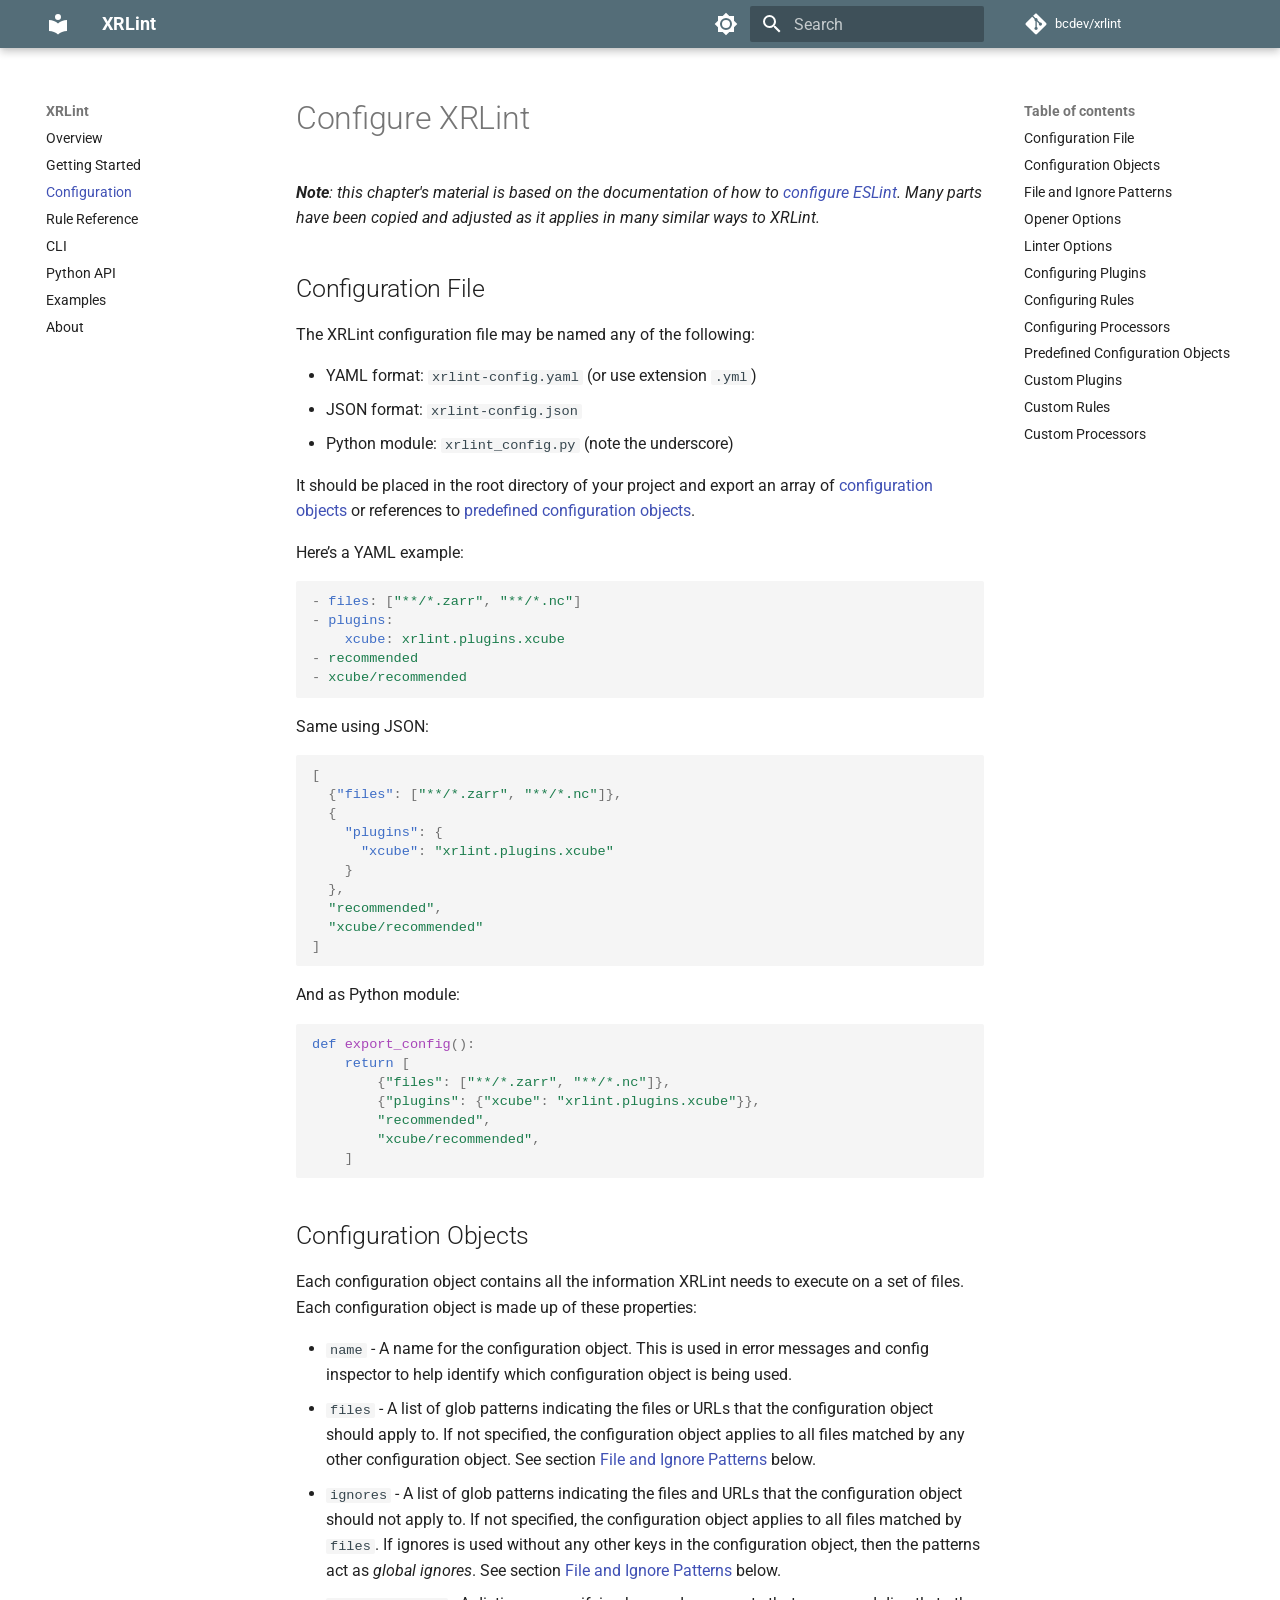
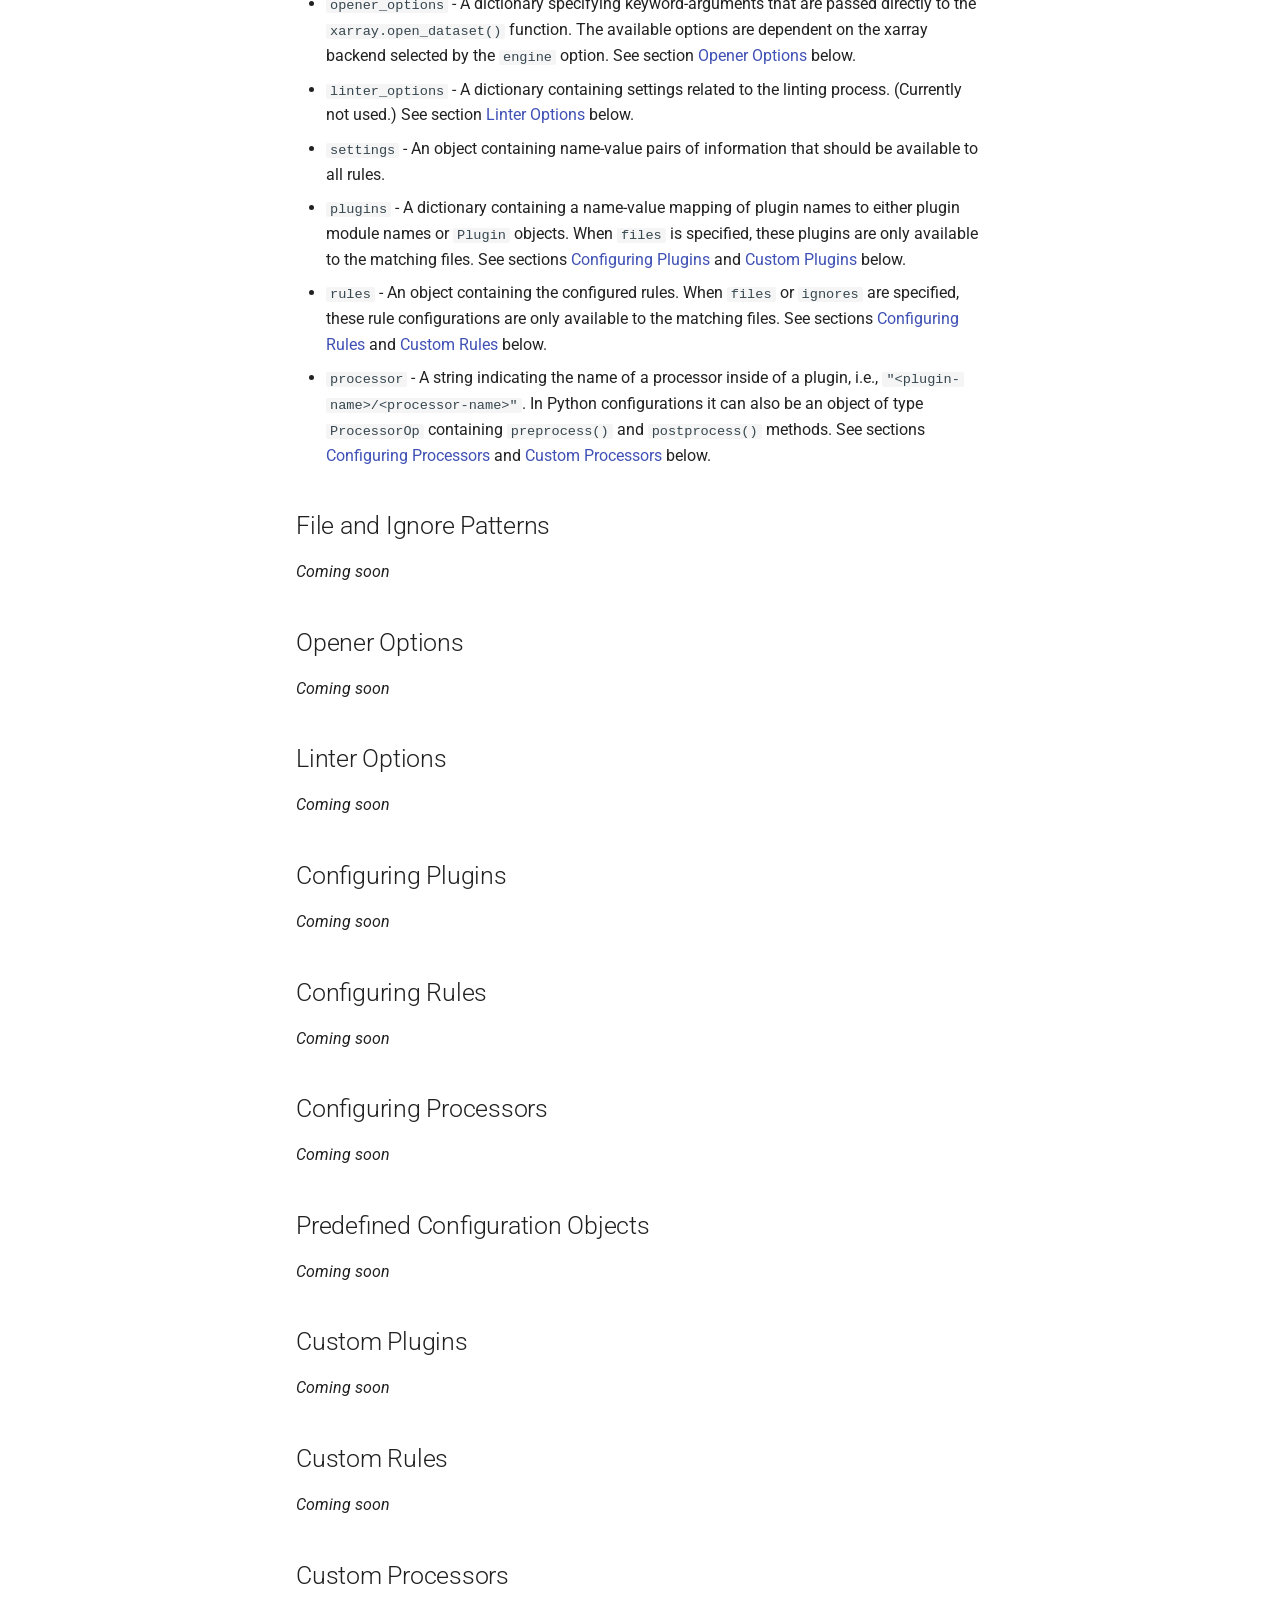
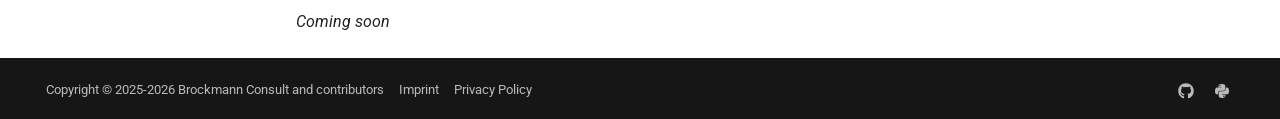
<file: config/index.html>
<!doctype html>
<html lang="en" class="no-js">
  <head>
    
      <meta charset="utf-8">
      <meta name="viewport" content="width=device-width,initial-scale=1">
      
      
      
      
        <link rel="prev" href="../start/">
      
      
        <link rel="next" href="../rule-ref/">
      
      
        
      
      
      <link rel="icon" href="../assets/images/favicon.png">
      <meta name="generator" content="mkdocs-1.6.1, mkdocs-material-9.7.7">
    
    
      
        <title>Configuration - XRLint</title>
      
    
    
      <link rel="stylesheet" href="../assets/stylesheets/main.ec1eaa64.min.css">
      
        
        <link rel="stylesheet" href="../assets/stylesheets/palette.ab4e12ef.min.css">
      
      


    
    
      
    
    
      
    
    
      <link rel="stylesheet" href="../assets/_mkdocstrings.css">
    
      <link rel="stylesheet" href="../stylesheet/extra.css">
    
    <script>__md_scope=new URL("..",location),__md_hash=e=>[...e].reduce(((e,_)=>(e<<5)-e+_.charCodeAt(0)),0),__md_get=(e,_=localStorage,t=__md_scope)=>JSON.parse(_.getItem(t.pathname+"."+e)),__md_set=(e,_,t=localStorage,a=__md_scope)=>{try{t.setItem(a.pathname+"."+e,JSON.stringify(_))}catch(e){}}</script>
    
      

    
    
  </head>
  
  
    
    
      
    
    
    
    
    <body dir="ltr" data-md-color-scheme="default" data-md-color-primary="blue-grey" data-md-color-accent="indigo">
  
    
    <input class="md-toggle" data-md-toggle="drawer" type="checkbox" id="__drawer" autocomplete="off">
    <input class="md-toggle" data-md-toggle="search" type="checkbox" id="__search" autocomplete="off">
    <label class="md-overlay" for="__drawer"></label>
    <div data-md-component="skip">
      
        
        <a href="#configure-xrlint" class="md-skip">
          Skip to content
        </a>
      
    </div>
    <div data-md-component="announce">
      
    </div>
    
    
      

  

<header class="md-header md-header--shadow" data-md-component="header">
  <nav class="md-header__inner md-grid" aria-label="Header">
    <a href=".." title="XRLint" class="md-header__button md-logo" aria-label="XRLint" data-md-component="logo">
      
  
  <svg xmlns="http://www.w3.org/2000/svg" viewBox="0 0 24 24"><path d="M12 8a3 3 0 0 0 3-3 3 3 0 0 0-3-3 3 3 0 0 0-3 3 3 3 0 0 0 3 3m0 3.54C9.64 9.35 6.5 8 3 8v11c3.5 0 6.64 1.35 9 3.54 2.36-2.19 5.5-3.54 9-3.54V8c-3.5 0-6.64 1.35-9 3.54"/></svg>

    </a>
    <label class="md-header__button md-icon" for="__drawer">
      
      <svg xmlns="http://www.w3.org/2000/svg" viewBox="0 0 24 24"><path d="M3 6h18v2H3zm0 5h18v2H3zm0 5h18v2H3z"/></svg>
    </label>
    <div class="md-header__title" data-md-component="header-title">
      <div class="md-header__ellipsis">
        <div class="md-header__topic">
          <span class="md-ellipsis">
            XRLint
          </span>
        </div>
        <div class="md-header__topic" data-md-component="header-topic">
          <span class="md-ellipsis">
            
              Configuration
            
          </span>
        </div>
      </div>
    </div>
    
      
        <form class="md-header__option" data-md-component="palette">
  
    
    
    
    <input class="md-option" data-md-color-media="" data-md-color-scheme="default" data-md-color-primary="blue-grey" data-md-color-accent="indigo"  aria-label="Switch to dark mode"  type="radio" name="__palette" id="__palette_0">
    
      <label class="md-header__button md-icon" title="Switch to dark mode" for="__palette_1" hidden>
        <svg xmlns="http://www.w3.org/2000/svg" viewBox="0 0 24 24"><path d="M12 8a4 4 0 0 0-4 4 4 4 0 0 0 4 4 4 4 0 0 0 4-4 4 4 0 0 0-4-4m0 10a6 6 0 0 1-6-6 6 6 0 0 1 6-6 6 6 0 0 1 6 6 6 6 0 0 1-6 6m8-9.31V4h-4.69L12 .69 8.69 4H4v4.69L.69 12 4 15.31V20h4.69L12 23.31 15.31 20H20v-4.69L23.31 12z"/></svg>
      </label>
    
  
    
    
    
    <input class="md-option" data-md-color-media="" data-md-color-scheme="slate" data-md-color-primary="blue-grey" data-md-color-accent="indigo"  aria-label="Switch to light mode"  type="radio" name="__palette" id="__palette_1">
    
      <label class="md-header__button md-icon" title="Switch to light mode" for="__palette_0" hidden>
        <svg xmlns="http://www.w3.org/2000/svg" viewBox="0 0 24 24"><path d="M12 18c-.89 0-1.74-.2-2.5-.55C11.56 16.5 13 14.42 13 12s-1.44-4.5-3.5-5.45C10.26 6.2 11.11 6 12 6a6 6 0 0 1 6 6 6 6 0 0 1-6 6m8-9.31V4h-4.69L12 .69 8.69 4H4v4.69L.69 12 4 15.31V20h4.69L12 23.31 15.31 20H20v-4.69L23.31 12z"/></svg>
      </label>
    
  
</form>
      
    
    
      <script>var palette=__md_get("__palette");if(palette&&palette.color){if("(prefers-color-scheme)"===palette.color.media){var media=matchMedia("(prefers-color-scheme: light)"),input=document.querySelector(media.matches?"[data-md-color-media='(prefers-color-scheme: light)']":"[data-md-color-media='(prefers-color-scheme: dark)']");palette.color.media=input.getAttribute("data-md-color-media"),palette.color.scheme=input.getAttribute("data-md-color-scheme"),palette.color.primary=input.getAttribute("data-md-color-primary"),palette.color.accent=input.getAttribute("data-md-color-accent")}for(var[key,value]of Object.entries(palette.color))document.body.setAttribute("data-md-color-"+key,value)}</script>
    
    
    
      
      
        <label class="md-header__button md-icon" for="__search">
          
          <svg xmlns="http://www.w3.org/2000/svg" viewBox="0 0 24 24"><path d="M9.5 3A6.5 6.5 0 0 1 16 9.5c0 1.61-.59 3.09-1.56 4.23l.27.27h.79l5 5-1.5 1.5-5-5v-.79l-.27-.27A6.52 6.52 0 0 1 9.5 16 6.5 6.5 0 0 1 3 9.5 6.5 6.5 0 0 1 9.5 3m0 2C7 5 5 7 5 9.5S7 14 9.5 14 14 12 14 9.5 12 5 9.5 5"/></svg>
        </label>
        <div class="md-search" data-md-component="search" role="dialog">
  <label class="md-search__overlay" for="__search"></label>
  <div class="md-search__inner" role="search">
    <form class="md-search__form" name="search">
      <input type="text" class="md-search__input" name="query" aria-label="Search" placeholder="Search" autocapitalize="off" autocorrect="off" autocomplete="off" spellcheck="false" data-md-component="search-query" required>
      <label class="md-search__icon md-icon" for="__search">
        
        <svg xmlns="http://www.w3.org/2000/svg" viewBox="0 0 24 24"><path d="M9.5 3A6.5 6.5 0 0 1 16 9.5c0 1.61-.59 3.09-1.56 4.23l.27.27h.79l5 5-1.5 1.5-5-5v-.79l-.27-.27A6.52 6.52 0 0 1 9.5 16 6.5 6.5 0 0 1 3 9.5 6.5 6.5 0 0 1 9.5 3m0 2C7 5 5 7 5 9.5S7 14 9.5 14 14 12 14 9.5 12 5 9.5 5"/></svg>
        
        <svg xmlns="http://www.w3.org/2000/svg" viewBox="0 0 24 24"><path d="M20 11v2H8l5.5 5.5-1.42 1.42L4.16 12l7.92-7.92L13.5 5.5 8 11z"/></svg>
      </label>
      <nav class="md-search__options" aria-label="Search">
        
        <button type="reset" class="md-search__icon md-icon" title="Clear" aria-label="Clear" tabindex="-1">
          
          <svg xmlns="http://www.w3.org/2000/svg" viewBox="0 0 24 24"><path d="M19 6.41 17.59 5 12 10.59 6.41 5 5 6.41 10.59 12 5 17.59 6.41 19 12 13.41 17.59 19 19 17.59 13.41 12z"/></svg>
        </button>
      </nav>
      
    </form>
    <div class="md-search__output">
      <div class="md-search__scrollwrap" tabindex="0" data-md-scrollfix>
        <div class="md-search-result" data-md-component="search-result">
          <div class="md-search-result__meta">
            Initializing search
          </div>
          <ol class="md-search-result__list" role="presentation"></ol>
        </div>
      </div>
    </div>
  </div>
</div>
      
    
    
      <div class="md-header__source">
        <a href="https://github.com/bcdev/xrlint" title="Go to repository" class="md-source" data-md-component="source">
  <div class="md-source__icon md-icon">
    
    <svg xmlns="http://www.w3.org/2000/svg" viewBox="0 0 448 512"><!--! Font Awesome Free 7.1.0 by @fontawesome - https://fontawesome.com License - https://fontawesome.com/license/free (Icons: CC BY 4.0, Fonts: SIL OFL 1.1, Code: MIT License) Copyright 2025 Fonticons, Inc.--><path d="M439.6 236.1 244 40.5c-5.4-5.5-12.8-8.5-20.4-8.5s-15 3-20.4 8.4L162.5 81l51.5 51.5c27.1-9.1 52.7 16.8 43.4 43.7l49.7 49.7c34.2-11.8 61.2 31 35.5 56.7-26.5 26.5-70.2-2.9-56-37.3L240.3 199v121.9c25.3 12.5 22.3 41.8 9.1 55-6.4 6.4-15.2 10.1-24.3 10.1s-17.8-3.6-24.3-10.1c-17.6-17.6-11.1-46.9 11.2-56v-123c-20.8-8.5-24.6-30.7-18.6-45L142.6 101 8.5 235.1C3 240.6 0 247.9 0 255.5s3 15 8.5 20.4l195.6 195.7c5.4 5.4 12.7 8.4 20.4 8.4s15-3 20.4-8.4l194.7-194.7c5.4-5.4 8.4-12.8 8.4-20.4s-3-15-8.4-20.4"/></svg>
  </div>
  <div class="md-source__repository">
    bcdev/xrlint
  </div>
</a>
      </div>
    
  </nav>
  
</header>
    
    <div class="md-container" data-md-component="container">
      
      
        
          
        
      
      <main class="md-main" data-md-component="main">
        <div class="md-main__inner md-grid">
          
            
              
              <div class="md-sidebar md-sidebar--primary" data-md-component="sidebar" data-md-type="navigation" >
                <div class="md-sidebar__scrollwrap">
                  <div class="md-sidebar__inner">
                    



<nav class="md-nav md-nav--primary" aria-label="Navigation" data-md-level="0">
  <label class="md-nav__title" for="__drawer">
    <a href=".." title="XRLint" class="md-nav__button md-logo" aria-label="XRLint" data-md-component="logo">
      
  
  <svg xmlns="http://www.w3.org/2000/svg" viewBox="0 0 24 24"><path d="M12 8a3 3 0 0 0 3-3 3 3 0 0 0-3-3 3 3 0 0 0-3 3 3 3 0 0 0 3 3m0 3.54C9.64 9.35 6.5 8 3 8v11c3.5 0 6.64 1.35 9 3.54 2.36-2.19 5.5-3.54 9-3.54V8c-3.5 0-6.64 1.35-9 3.54"/></svg>

    </a>
    XRLint
  </label>
  
    <div class="md-nav__source">
      <a href="https://github.com/bcdev/xrlint" title="Go to repository" class="md-source" data-md-component="source">
  <div class="md-source__icon md-icon">
    
    <svg xmlns="http://www.w3.org/2000/svg" viewBox="0 0 448 512"><!--! Font Awesome Free 7.1.0 by @fontawesome - https://fontawesome.com License - https://fontawesome.com/license/free (Icons: CC BY 4.0, Fonts: SIL OFL 1.1, Code: MIT License) Copyright 2025 Fonticons, Inc.--><path d="M439.6 236.1 244 40.5c-5.4-5.5-12.8-8.5-20.4-8.5s-15 3-20.4 8.4L162.5 81l51.5 51.5c27.1-9.1 52.7 16.8 43.4 43.7l49.7 49.7c34.2-11.8 61.2 31 35.5 56.7-26.5 26.5-70.2-2.9-56-37.3L240.3 199v121.9c25.3 12.5 22.3 41.8 9.1 55-6.4 6.4-15.2 10.1-24.3 10.1s-17.8-3.6-24.3-10.1c-17.6-17.6-11.1-46.9 11.2-56v-123c-20.8-8.5-24.6-30.7-18.6-45L142.6 101 8.5 235.1C3 240.6 0 247.9 0 255.5s3 15 8.5 20.4l195.6 195.7c5.4 5.4 12.7 8.4 20.4 8.4s15-3 20.4-8.4l194.7-194.7c5.4-5.4 8.4-12.8 8.4-20.4s-3-15-8.4-20.4"/></svg>
  </div>
  <div class="md-source__repository">
    bcdev/xrlint
  </div>
</a>
    </div>
  
  <ul class="md-nav__list" data-md-scrollfix>
    
      
      
  
  
  
  
    <li class="md-nav__item">
      <a href=".." class="md-nav__link">
        
  
  
  <span class="md-ellipsis">
    
  
    Overview
  

    
  </span>
  
  

      </a>
    </li>
  

    
      
      
  
  
  
  
    <li class="md-nav__item">
      <a href="../start/" class="md-nav__link">
        
  
  
  <span class="md-ellipsis">
    
  
    Getting Started
  

    
  </span>
  
  

      </a>
    </li>
  

    
      
      
  
  
    
  
  
  
    <li class="md-nav__item md-nav__item--active">
      
      <input class="md-nav__toggle md-toggle" type="checkbox" id="__toc">
      
      
        
      
      
        <label class="md-nav__link md-nav__link--active" for="__toc">
          
  
  
  <span class="md-ellipsis">
    
  
    Configuration
  

    
  </span>
  
  

          <span class="md-nav__icon md-icon"></span>
        </label>
      
      <a href="./" class="md-nav__link md-nav__link--active">
        
  
  
  <span class="md-ellipsis">
    
  
    Configuration
  

    
  </span>
  
  

      </a>
      
        

<nav class="md-nav md-nav--secondary" aria-label="Table of contents">
  
  
  
    
  
  
    <label class="md-nav__title" for="__toc">
      <span class="md-nav__icon md-icon"></span>
      Table of contents
    </label>
    <ul class="md-nav__list" data-md-component="toc" data-md-scrollfix>
      
        <li class="md-nav__item">
  <a href="#configuration-file" class="md-nav__link">
    <span class="md-ellipsis">
      
        Configuration File
      
    </span>
  </a>
  
</li>
      
        <li class="md-nav__item">
  <a href="#configuration-objects" class="md-nav__link">
    <span class="md-ellipsis">
      
        Configuration Objects
      
    </span>
  </a>
  
</li>
      
        <li class="md-nav__item">
  <a href="#file-and-ignore-patterns" class="md-nav__link">
    <span class="md-ellipsis">
      
        File and Ignore Patterns
      
    </span>
  </a>
  
</li>
      
        <li class="md-nav__item">
  <a href="#opener-options" class="md-nav__link">
    <span class="md-ellipsis">
      
        Opener Options
      
    </span>
  </a>
  
</li>
      
        <li class="md-nav__item">
  <a href="#linter-options" class="md-nav__link">
    <span class="md-ellipsis">
      
        Linter Options
      
    </span>
  </a>
  
</li>
      
        <li class="md-nav__item">
  <a href="#configuring-plugins" class="md-nav__link">
    <span class="md-ellipsis">
      
        Configuring Plugins
      
    </span>
  </a>
  
</li>
      
        <li class="md-nav__item">
  <a href="#configuring-rules" class="md-nav__link">
    <span class="md-ellipsis">
      
        Configuring Rules
      
    </span>
  </a>
  
</li>
      
        <li class="md-nav__item">
  <a href="#configuring-processors" class="md-nav__link">
    <span class="md-ellipsis">
      
        Configuring Processors
      
    </span>
  </a>
  
</li>
      
        <li class="md-nav__item">
  <a href="#predefined-configuration-objects" class="md-nav__link">
    <span class="md-ellipsis">
      
        Predefined Configuration Objects
      
    </span>
  </a>
  
</li>
      
        <li class="md-nav__item">
  <a href="#custom-plugins" class="md-nav__link">
    <span class="md-ellipsis">
      
        Custom Plugins
      
    </span>
  </a>
  
</li>
      
        <li class="md-nav__item">
  <a href="#custom-rules" class="md-nav__link">
    <span class="md-ellipsis">
      
        Custom Rules
      
    </span>
  </a>
  
</li>
      
        <li class="md-nav__item">
  <a href="#custom-processors" class="md-nav__link">
    <span class="md-ellipsis">
      
        Custom Processors
      
    </span>
  </a>
  
</li>
      
    </ul>
  
</nav>
      
    </li>
  

    
      
      
  
  
  
  
    <li class="md-nav__item">
      <a href="../rule-ref/" class="md-nav__link">
        
  
  
  <span class="md-ellipsis">
    
  
    Rule Reference
  

    
  </span>
  
  

      </a>
    </li>
  

    
      
      
  
  
  
  
    <li class="md-nav__item">
      <a href="../cli/" class="md-nav__link">
        
  
  
  <span class="md-ellipsis">
    
  
    CLI
  

    
  </span>
  
  

      </a>
    </li>
  

    
      
      
  
  
  
  
    <li class="md-nav__item">
      <a href="../api/" class="md-nav__link">
        
  
  
  <span class="md-ellipsis">
    
  
    Python API
  

    
  </span>
  
  

      </a>
    </li>
  

    
      
      
  
  
  
  
    <li class="md-nav__item">
      <a href="../examples/" class="md-nav__link">
        
  
  
  <span class="md-ellipsis">
    
  
    Examples
  

    
  </span>
  
  

      </a>
    </li>
  

    
      
      
  
  
  
  
    <li class="md-nav__item">
      <a href="../about/" class="md-nav__link">
        
  
  
  <span class="md-ellipsis">
    
  
    About
  

    
  </span>
  
  

      </a>
    </li>
  

    
  </ul>
</nav>
                  </div>
                </div>
              </div>
            
            
              
              <div class="md-sidebar md-sidebar--secondary" data-md-component="sidebar" data-md-type="toc" >
                <div class="md-sidebar__scrollwrap">
                  <div class="md-sidebar__inner">
                    

<nav class="md-nav md-nav--secondary" aria-label="Table of contents">
  
  
  
    
  
  
    <label class="md-nav__title" for="__toc">
      <span class="md-nav__icon md-icon"></span>
      Table of contents
    </label>
    <ul class="md-nav__list" data-md-component="toc" data-md-scrollfix>
      
        <li class="md-nav__item">
  <a href="#configuration-file" class="md-nav__link">
    <span class="md-ellipsis">
      
        Configuration File
      
    </span>
  </a>
  
</li>
      
        <li class="md-nav__item">
  <a href="#configuration-objects" class="md-nav__link">
    <span class="md-ellipsis">
      
        Configuration Objects
      
    </span>
  </a>
  
</li>
      
        <li class="md-nav__item">
  <a href="#file-and-ignore-patterns" class="md-nav__link">
    <span class="md-ellipsis">
      
        File and Ignore Patterns
      
    </span>
  </a>
  
</li>
      
        <li class="md-nav__item">
  <a href="#opener-options" class="md-nav__link">
    <span class="md-ellipsis">
      
        Opener Options
      
    </span>
  </a>
  
</li>
      
        <li class="md-nav__item">
  <a href="#linter-options" class="md-nav__link">
    <span class="md-ellipsis">
      
        Linter Options
      
    </span>
  </a>
  
</li>
      
        <li class="md-nav__item">
  <a href="#configuring-plugins" class="md-nav__link">
    <span class="md-ellipsis">
      
        Configuring Plugins
      
    </span>
  </a>
  
</li>
      
        <li class="md-nav__item">
  <a href="#configuring-rules" class="md-nav__link">
    <span class="md-ellipsis">
      
        Configuring Rules
      
    </span>
  </a>
  
</li>
      
        <li class="md-nav__item">
  <a href="#configuring-processors" class="md-nav__link">
    <span class="md-ellipsis">
      
        Configuring Processors
      
    </span>
  </a>
  
</li>
      
        <li class="md-nav__item">
  <a href="#predefined-configuration-objects" class="md-nav__link">
    <span class="md-ellipsis">
      
        Predefined Configuration Objects
      
    </span>
  </a>
  
</li>
      
        <li class="md-nav__item">
  <a href="#custom-plugins" class="md-nav__link">
    <span class="md-ellipsis">
      
        Custom Plugins
      
    </span>
  </a>
  
</li>
      
        <li class="md-nav__item">
  <a href="#custom-rules" class="md-nav__link">
    <span class="md-ellipsis">
      
        Custom Rules
      
    </span>
  </a>
  
</li>
      
        <li class="md-nav__item">
  <a href="#custom-processors" class="md-nav__link">
    <span class="md-ellipsis">
      
        Custom Processors
      
    </span>
  </a>
  
</li>
      
    </ul>
  
</nav>
                  </div>
                </div>
              </div>
            
          
          
            <div class="md-content" data-md-component="content">
              
              <article class="md-content__inner md-typeset">
                
                  


  
  


<h1 id="configure-xrlint">Configure XRLint</h1>
<p><em><strong>Note</strong>: this chapter's material is based on the documentation of how to <a href="https://eslint.org/docs/latest/use/configure/">configure ESLint</a>.
Many parts have been copied and adjusted as it applies in many similar ways to XRLint.</em> </p>
<h2 id="configuration-file">Configuration File</h2>
<p>The XRLint configuration file may be named any of the following:</p>
<ul>
<li>YAML format: <code>xrlint-config.yaml</code> (or use extension <code>.yml</code>)</li>
<li>JSON format: <code>xrlint-config.json</code></li>
<li>Python module: <code>xrlint_config.py</code> (note the underscore)</li>
</ul>
<p>It should be placed in the root directory of your project and export 
an array of <a href="#configuration-objects">configuration objects</a> or 
references to <a href="#predefined-configuration-objects">predefined configuration objects</a>. </p>
<p>Here’s a YAML example:</p>
<div class="highlight"><pre><span></span><code><span class="p p-Indicator">-</span><span class="w"> </span><span class="nt">files</span><span class="p">:</span><span class="w"> </span><span class="p p-Indicator">[</span><span class="s">"**/*.zarr"</span><span class="p p-Indicator">,</span><span class="w"> </span><span class="s">"**/*.nc"</span><span class="p p-Indicator">]</span>
<span class="p p-Indicator">-</span><span class="w"> </span><span class="nt">plugins</span><span class="p">:</span>
<span class="w">    </span><span class="nt">xcube</span><span class="p">:</span><span class="w"> </span><span class="l l-Scalar l-Scalar-Plain">xrlint.plugins.xcube</span>
<span class="p p-Indicator">-</span><span class="w"> </span><span class="l l-Scalar l-Scalar-Plain">recommended</span>
<span class="p p-Indicator">-</span><span class="w"> </span><span class="l l-Scalar l-Scalar-Plain">xcube/recommended</span>
</code></pre></div>
<p>Same using JSON:</p>
<div class="highlight"><pre><span></span><code><span class="p">[</span>
<span class="w">  </span><span class="p">{</span><span class="nt">"files"</span><span class="p">:</span><span class="w"> </span><span class="p">[</span><span class="s2">"**/*.zarr"</span><span class="p">,</span><span class="w"> </span><span class="s2">"**/*.nc"</span><span class="p">]},</span>
<span class="w">  </span><span class="p">{</span>
<span class="w">    </span><span class="nt">"plugins"</span><span class="p">:</span><span class="w"> </span><span class="p">{</span>
<span class="w">      </span><span class="nt">"xcube"</span><span class="p">:</span><span class="w"> </span><span class="s2">"xrlint.plugins.xcube"</span>
<span class="w">    </span><span class="p">}</span>
<span class="w">  </span><span class="p">},</span>
<span class="w">  </span><span class="s2">"recommended"</span><span class="p">,</span>
<span class="w">  </span><span class="s2">"xcube/recommended"</span>
<span class="p">]</span>
</code></pre></div>
<p>And as Python module:</p>
<div class="highlight"><pre><span></span><code><span class="k">def</span><span class="w"> </span><span class="nf">export_config</span><span class="p">():</span>
    <span class="k">return</span> <span class="p">[</span>
        <span class="p">{</span><span class="s2">"files"</span><span class="p">:</span> <span class="p">[</span><span class="s2">"**/*.zarr"</span><span class="p">,</span> <span class="s2">"**/*.nc"</span><span class="p">]},</span>
        <span class="p">{</span><span class="s2">"plugins"</span><span class="p">:</span> <span class="p">{</span><span class="s2">"xcube"</span><span class="p">:</span> <span class="s2">"xrlint.plugins.xcube"</span><span class="p">}},</span>
        <span class="s2">"recommended"</span><span class="p">,</span>
        <span class="s2">"xcube/recommended"</span><span class="p">,</span>
    <span class="p">]</span>
</code></pre></div>
<h2 id="configuration-objects">Configuration Objects</h2>
<p>Each configuration object contains all the information XRLint needs 
to execute on a set of files. Each configuration object is made up of 
these properties:</p>
<ul>
<li><code>name</code> - A name for the configuration object. 
  This is used in error messages and config inspector to help identify which 
  configuration object is being used.</li>
<li><code>files</code> - A list of glob patterns indicating the files or URLs that the 
  configuration object should apply to. If not specified, the configuration 
  object applies to all files matched by any other configuration object.
  See section <a href="#file-and-ignore-patterns">File and Ignore Patterns</a> below.</li>
<li><code>ignores</code> - A list of glob patterns indicating the files and URLs that the 
  configuration object should not apply to. If not specified, the configuration 
  object applies to all files matched by <code>files</code>. If ignores is used without any 
  other keys in the configuration object, then the patterns act as <em>global ignores</em>.
  See section <a href="#file-and-ignore-patterns">File and Ignore Patterns</a> below.</li>
<li><code>opener_options</code> - A dictionary specifying keyword-arguments that are passed 
  directly to the <code>xarray.open_dataset()</code> function. The available options are 
  dependent on the xarray backend selected by the <code>engine</code> option.
  See section <a href="#opener-options">Opener Options</a> below.</li>
<li><code>linter_options</code> - A dictionary containing settings related to 
  the linting process. (Currently not used.)
  See section <a href="#linter-options">Linter Options</a> below.</li>
<li><code>settings</code> - An object containing name-value pairs of information that should 
  be available to all rules.</li>
<li><code>plugins</code> - A dictionary containing a name-value mapping of plugin names 
  to either plugin module names or <code>Plugin</code> objects. When <code>files</code> is specified, 
  these plugins are only available to the matching files.
  See sections <a href="#configuring-plugins">Configuring Plugins</a> 
  and <a href="#custom-plugins">Custom Plugins</a> below.</li>
<li><code>rules</code> - An object containing the configured rules. 
  When <code>files</code> or <code>ignores</code> are specified, these rule configurations are only 
  available to the matching files.
  See sections <a href="#configuring-rules">Configuring Rules</a> 
  and <a href="#custom-rules">Custom Rules</a> below.</li>
<li><code>processor</code> - A string indicating the name of a processor inside of a plugin, 
  i.e., <code>"&lt;plugin-name&gt;/&lt;processor-name&gt;"</code>. In Python configurations 
  it can also be an object of type <code>ProcessorOp</code> containing
  <code>preprocess()</code> and <code>postprocess()</code> methods.
  See sections <a href="#custom-processors">Configuring Processors</a> 
  and <a href="#custom-processors">Custom Processors</a> below.</li>
</ul>
<h2 id="file-and-ignore-patterns">File and Ignore Patterns</h2>
<p><em>Coming soon</em></p>
<h2 id="opener-options">Opener Options</h2>
<p><em>Coming soon</em></p>
<h2 id="linter-options">Linter Options</h2>
<p><em>Coming soon</em></p>
<h2 id="configuring-plugins">Configuring Plugins</h2>
<p><em>Coming soon</em></p>
<h2 id="configuring-rules">Configuring Rules</h2>
<p><em>Coming soon</em></p>
<h2 id="configuring-processors">Configuring Processors</h2>
<p><em>Coming soon</em></p>
<h2 id="predefined-configuration-objects">Predefined Configuration Objects</h2>
<p><em>Coming soon</em></p>
<h2 id="custom-plugins">Custom Plugins</h2>
<p><em>Coming soon</em></p>
<h2 id="custom-rules">Custom Rules</h2>
<p><em>Coming soon</em></p>
<h2 id="custom-processors">Custom Processors</h2>
<p><em>Coming soon</em></p>












                
              </article>
            </div>
          
          
<script>var target=document.getElementById(location.hash.slice(1));target&&target.name&&(target.checked=target.name.startsWith("__tabbed_"))</script>
        </div>
        
      </main>
      
        <footer class="md-footer">
  
  <div class="md-footer-meta md-typeset">
    <div class="md-footer-meta__inner md-grid">
      <div class="md-copyright">
  
    <div class="md-copyright__highlight">
      Copyright &copy; 2025-2026 Brockmann Consult and contributors
      
        &nbsp;&nbsp;&nbsp;
        <a href="https://www.brockmann-consult.de/imprint/" rel="noopener">Imprint</a>
      
        &nbsp;&nbsp;&nbsp;
        <a href="https://www.brockmann-consult.de/privacy-policy-documentation-pages/" rel="noopener">Privacy Policy</a>
      
    </div>
  
</div>
      
        
<div class="md-social">
  
    
    
    
    
      
      
    
    <a href="https://github.com/bcdev/xrlint" target="_blank" rel="noopener" title="github.com" class="md-social__link">
      <svg xmlns="http://www.w3.org/2000/svg" viewBox="0 0 512 512"><!--! Font Awesome Free 7.1.0 by @fontawesome - https://fontawesome.com License - https://fontawesome.com/license/free (Icons: CC BY 4.0, Fonts: SIL OFL 1.1, Code: MIT License) Copyright 2025 Fonticons, Inc.--><path d="M173.9 397.4c0 2-2.3 3.6-5.2 3.6-3.3.3-5.6-1.3-5.6-3.6 0-2 2.3-3.6 5.2-3.6 3-.3 5.6 1.3 5.6 3.6m-31.1-4.5c-.7 2 1.3 4.3 4.3 4.9 2.6 1 5.6 0 6.2-2s-1.3-4.3-4.3-5.2c-2.6-.7-5.5.3-6.2 2.3m44.2-1.7c-2.9.7-4.9 2.6-4.6 4.9.3 2 2.9 3.3 5.9 2.6 2.9-.7 4.9-2.6 4.6-4.6-.3-1.9-3-3.2-5.9-2.9M252.8 8C114.1 8 8 113.3 8 252c0 110.9 69.8 205.8 169.5 239.2 12.8 2.3 17.3-5.6 17.3-12.1 0-6.2-.3-40.4-.3-61.4 0 0-70 15-84.7-29.8 0 0-11.4-29.1-27.8-36.6 0 0-22.9-15.7 1.6-15.4 0 0 24.9 2 38.6 25.8 21.9 38.6 58.6 27.5 72.9 20.9 2.3-16 8.8-27.1 16-33.7-55.9-6.2-112.3-14.3-112.3-110.5 0-27.5 7.6-41.3 23.6-58.9-2.6-6.5-11.1-33.3 2.6-67.9 20.9-6.5 69 27 69 27 20-5.6 41.5-8.5 62.8-8.5s42.8 2.9 62.8 8.5c0 0 48.1-33.6 69-27 13.7 34.7 5.2 61.4 2.6 67.9 16 17.7 25.8 31.5 25.8 58.9 0 96.5-58.9 104.2-114.8 110.5 9.2 7.9 17 22.9 17 46.4 0 33.7-.3 75.4-.3 83.6 0 6.5 4.6 14.4 17.3 12.1C436.2 457.8 504 362.9 504 252 504 113.3 391.5 8 252.8 8M105.2 352.9c-1.3 1-1 3.3.7 5.2 1.6 1.6 3.9 2.3 5.2 1 1.3-1 1-3.3-.7-5.2-1.6-1.6-3.9-2.3-5.2-1m-10.8-8.1c-.7 1.3.3 2.9 2.3 3.9 1.6 1 3.6.7 4.3-.7.7-1.3-.3-2.9-2.3-3.9-2-.6-3.6-.3-4.3.7m32.4 35.6c-1.6 1.3-1 4.3 1.3 6.2 2.3 2.3 5.2 2.6 6.5 1 1.3-1.3.7-4.3-1.3-6.2-2.2-2.3-5.2-2.6-6.5-1m-11.4-14.7c-1.6 1-1.6 3.6 0 5.9s4.3 3.3 5.6 2.3c1.6-1.3 1.6-3.9 0-6.2-1.4-2.3-4-3.3-5.6-2"/></svg>
    </a>
  
    
    
    
    
      
      
    
    <a href="https://pypi.org/project/xrlint/" target="_blank" rel="noopener" title="pypi.org" class="md-social__link">
      <svg xmlns="http://www.w3.org/2000/svg" viewBox="0 0 448 512"><!--! Font Awesome Free 7.1.0 by @fontawesome - https://fontawesome.com License - https://fontawesome.com/license/free (Icons: CC BY 4.0, Fonts: SIL OFL 1.1, Code: MIT License) Copyright 2025 Fonticons, Inc.--><path d="M439.8 200.5c-7.7-30.9-22.3-54.2-53.4-54.2h-40.1v47.4c0 36.8-31.2 67.8-66.8 67.8H172.7c-29.2 0-53.4 25-53.4 54.3v101.8c0 29 25.2 46 53.4 54.3 33.8 9.9 66.3 11.7 106.8 0 26.9-7.8 53.4-23.5 53.4-54.3v-40.7H226.2v-13.6h160.2c31.1 0 42.6-21.7 53.4-54.2 11.2-33.5 10.7-65.7 0-108.6M286.2 444.7a20.4 20.4 0 1 1 0-40.7 20.4 20.4 0 1 1 0 40.7M167.8 248.1h106.8c29.7 0 53.4-24.5 53.4-54.3V91.9c0-29-24.4-50.7-53.4-55.6-35.8-5.9-74.7-5.6-106.8.1-45.2 8-53.4 24.7-53.4 55.6v40.7h106.9v13.6h-147c-31.1 0-58.3 18.7-66.8 54.2-9.8 40.7-10.2 66.1 0 108.6 7.6 31.6 25.7 54.2 56.8 54.2H101v-48.8c0-35.3 30.5-66.4 66.8-66.4m-6.6-183.4a20.4 20.4 0 1 1 0 40.8 20.4 20.4 0 1 1 0-40.8"/></svg>
    </a>
  
</div>
      
    </div>
  </div>
</footer>
      
    </div>
    <div class="md-dialog" data-md-component="dialog">
      <div class="md-dialog__inner md-typeset"></div>
    </div>
    
    
    
      
      
      <script id="__config" type="application/json">{"annotate": null, "base": "..", "features": [], "search": "../assets/javascripts/workers/search.2c215733.min.js", "tags": null, "translations": {"clipboard.copied": "Copied to clipboard", "clipboard.copy": "Copy to clipboard", "search.result.more.one": "1 more on this page", "search.result.more.other": "# more on this page", "search.result.none": "No matching documents", "search.result.one": "1 matching document", "search.result.other": "# matching documents", "search.result.placeholder": "Type to start searching", "search.result.term.missing": "Missing", "select.version": "Select version"}, "version": null}</script>
    
    
      <script src="../assets/javascripts/bundle.d7400e89.min.js"></script>
      
    
  </body>
</html>
</file>
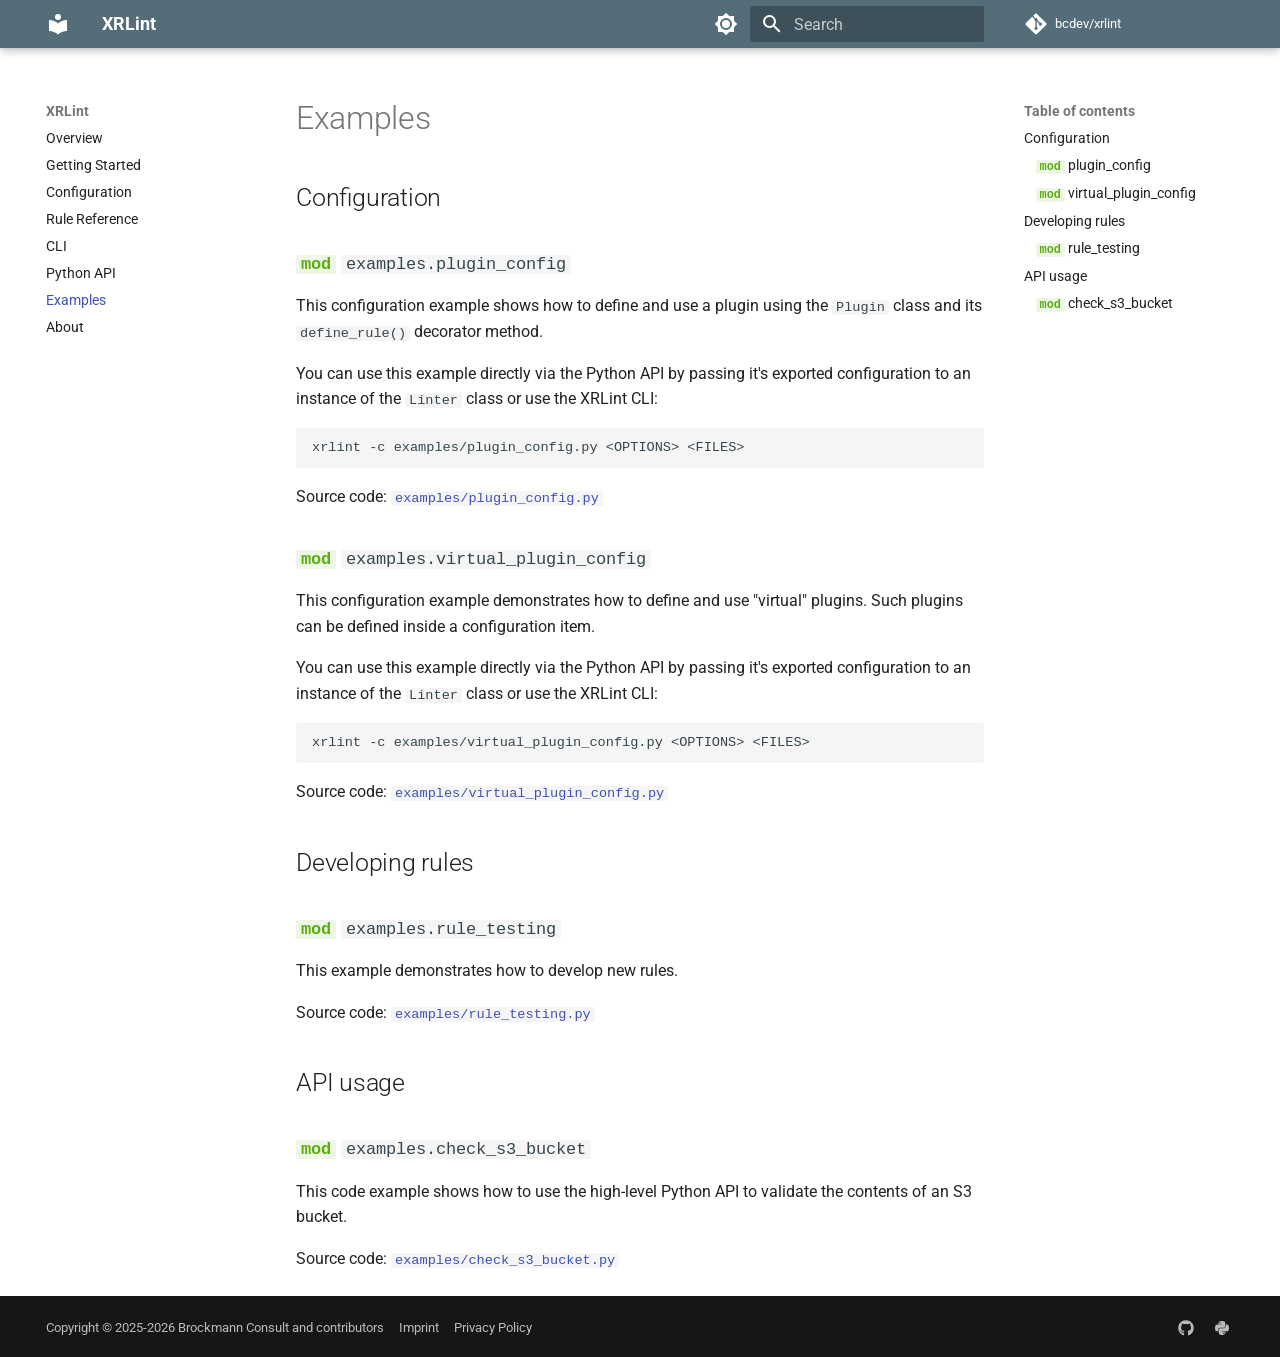
<file: examples/index.html>
<!doctype html>
<html lang="en" class="no-js">
  <head>
    
      <meta charset="utf-8">
      <meta name="viewport" content="width=device-width,initial-scale=1">
      
      
      
      
        <link rel="prev" href="../api/">
      
      
        <link rel="next" href="../about/">
      
      
        
      
      
      <link rel="icon" href="../assets/images/favicon.png">
      <meta name="generator" content="mkdocs-1.6.1, mkdocs-material-9.7.7">
    
    
      
        <title>Examples - XRLint</title>
      
    
    
      <link rel="stylesheet" href="../assets/stylesheets/main.ec1eaa64.min.css">
      
        
        <link rel="stylesheet" href="../assets/stylesheets/palette.ab4e12ef.min.css">
      
      


    
    
      
    
    
      
    
    
      <link rel="stylesheet" href="../assets/_mkdocstrings.css">
    
      <link rel="stylesheet" href="../stylesheet/extra.css">
    
    <script>__md_scope=new URL("..",location),__md_hash=e=>[...e].reduce(((e,_)=>(e<<5)-e+_.charCodeAt(0)),0),__md_get=(e,_=localStorage,t=__md_scope)=>JSON.parse(_.getItem(t.pathname+"."+e)),__md_set=(e,_,t=localStorage,a=__md_scope)=>{try{t.setItem(a.pathname+"."+e,JSON.stringify(_))}catch(e){}}</script>
    
      

    
    
  </head>
  
  
    
    
      
    
    
    
    
    <body dir="ltr" data-md-color-scheme="default" data-md-color-primary="blue-grey" data-md-color-accent="indigo">
  
    
    <input class="md-toggle" data-md-toggle="drawer" type="checkbox" id="__drawer" autocomplete="off">
    <input class="md-toggle" data-md-toggle="search" type="checkbox" id="__search" autocomplete="off">
    <label class="md-overlay" for="__drawer"></label>
    <div data-md-component="skip">
      
        
        <a href="#examples" class="md-skip">
          Skip to content
        </a>
      
    </div>
    <div data-md-component="announce">
      
    </div>
    
    
      

  

<header class="md-header md-header--shadow" data-md-component="header">
  <nav class="md-header__inner md-grid" aria-label="Header">
    <a href=".." title="XRLint" class="md-header__button md-logo" aria-label="XRLint" data-md-component="logo">
      
  
  <svg xmlns="http://www.w3.org/2000/svg" viewBox="0 0 24 24"><path d="M12 8a3 3 0 0 0 3-3 3 3 0 0 0-3-3 3 3 0 0 0-3 3 3 3 0 0 0 3 3m0 3.54C9.64 9.35 6.5 8 3 8v11c3.5 0 6.64 1.35 9 3.54 2.36-2.19 5.5-3.54 9-3.54V8c-3.5 0-6.64 1.35-9 3.54"/></svg>

    </a>
    <label class="md-header__button md-icon" for="__drawer">
      
      <svg xmlns="http://www.w3.org/2000/svg" viewBox="0 0 24 24"><path d="M3 6h18v2H3zm0 5h18v2H3zm0 5h18v2H3z"/></svg>
    </label>
    <div class="md-header__title" data-md-component="header-title">
      <div class="md-header__ellipsis">
        <div class="md-header__topic">
          <span class="md-ellipsis">
            XRLint
          </span>
        </div>
        <div class="md-header__topic" data-md-component="header-topic">
          <span class="md-ellipsis">
            
              Examples
            
          </span>
        </div>
      </div>
    </div>
    
      
        <form class="md-header__option" data-md-component="palette">
  
    
    
    
    <input class="md-option" data-md-color-media="" data-md-color-scheme="default" data-md-color-primary="blue-grey" data-md-color-accent="indigo"  aria-label="Switch to dark mode"  type="radio" name="__palette" id="__palette_0">
    
      <label class="md-header__button md-icon" title="Switch to dark mode" for="__palette_1" hidden>
        <svg xmlns="http://www.w3.org/2000/svg" viewBox="0 0 24 24"><path d="M12 8a4 4 0 0 0-4 4 4 4 0 0 0 4 4 4 4 0 0 0 4-4 4 4 0 0 0-4-4m0 10a6 6 0 0 1-6-6 6 6 0 0 1 6-6 6 6 0 0 1 6 6 6 6 0 0 1-6 6m8-9.31V4h-4.69L12 .69 8.69 4H4v4.69L.69 12 4 15.31V20h4.69L12 23.31 15.31 20H20v-4.69L23.31 12z"/></svg>
      </label>
    
  
    
    
    
    <input class="md-option" data-md-color-media="" data-md-color-scheme="slate" data-md-color-primary="blue-grey" data-md-color-accent="indigo"  aria-label="Switch to light mode"  type="radio" name="__palette" id="__palette_1">
    
      <label class="md-header__button md-icon" title="Switch to light mode" for="__palette_0" hidden>
        <svg xmlns="http://www.w3.org/2000/svg" viewBox="0 0 24 24"><path d="M12 18c-.89 0-1.74-.2-2.5-.55C11.56 16.5 13 14.42 13 12s-1.44-4.5-3.5-5.45C10.26 6.2 11.11 6 12 6a6 6 0 0 1 6 6 6 6 0 0 1-6 6m8-9.31V4h-4.69L12 .69 8.69 4H4v4.69L.69 12 4 15.31V20h4.69L12 23.31 15.31 20H20v-4.69L23.31 12z"/></svg>
      </label>
    
  
</form>
      
    
    
      <script>var palette=__md_get("__palette");if(palette&&palette.color){if("(prefers-color-scheme)"===palette.color.media){var media=matchMedia("(prefers-color-scheme: light)"),input=document.querySelector(media.matches?"[data-md-color-media='(prefers-color-scheme: light)']":"[data-md-color-media='(prefers-color-scheme: dark)']");palette.color.media=input.getAttribute("data-md-color-media"),palette.color.scheme=input.getAttribute("data-md-color-scheme"),palette.color.primary=input.getAttribute("data-md-color-primary"),palette.color.accent=input.getAttribute("data-md-color-accent")}for(var[key,value]of Object.entries(palette.color))document.body.setAttribute("data-md-color-"+key,value)}</script>
    
    
    
      
      
        <label class="md-header__button md-icon" for="__search">
          
          <svg xmlns="http://www.w3.org/2000/svg" viewBox="0 0 24 24"><path d="M9.5 3A6.5 6.5 0 0 1 16 9.5c0 1.61-.59 3.09-1.56 4.23l.27.27h.79l5 5-1.5 1.5-5-5v-.79l-.27-.27A6.52 6.52 0 0 1 9.5 16 6.5 6.5 0 0 1 3 9.5 6.5 6.5 0 0 1 9.5 3m0 2C7 5 5 7 5 9.5S7 14 9.5 14 14 12 14 9.5 12 5 9.5 5"/></svg>
        </label>
        <div class="md-search" data-md-component="search" role="dialog">
  <label class="md-search__overlay" for="__search"></label>
  <div class="md-search__inner" role="search">
    <form class="md-search__form" name="search">
      <input type="text" class="md-search__input" name="query" aria-label="Search" placeholder="Search" autocapitalize="off" autocorrect="off" autocomplete="off" spellcheck="false" data-md-component="search-query" required>
      <label class="md-search__icon md-icon" for="__search">
        
        <svg xmlns="http://www.w3.org/2000/svg" viewBox="0 0 24 24"><path d="M9.5 3A6.5 6.5 0 0 1 16 9.5c0 1.61-.59 3.09-1.56 4.23l.27.27h.79l5 5-1.5 1.5-5-5v-.79l-.27-.27A6.52 6.52 0 0 1 9.5 16 6.5 6.5 0 0 1 3 9.5 6.5 6.5 0 0 1 9.5 3m0 2C7 5 5 7 5 9.5S7 14 9.5 14 14 12 14 9.5 12 5 9.5 5"/></svg>
        
        <svg xmlns="http://www.w3.org/2000/svg" viewBox="0 0 24 24"><path d="M20 11v2H8l5.5 5.5-1.42 1.42L4.16 12l7.92-7.92L13.5 5.5 8 11z"/></svg>
      </label>
      <nav class="md-search__options" aria-label="Search">
        
        <button type="reset" class="md-search__icon md-icon" title="Clear" aria-label="Clear" tabindex="-1">
          
          <svg xmlns="http://www.w3.org/2000/svg" viewBox="0 0 24 24"><path d="M19 6.41 17.59 5 12 10.59 6.41 5 5 6.41 10.59 12 5 17.59 6.41 19 12 13.41 17.59 19 19 17.59 13.41 12z"/></svg>
        </button>
      </nav>
      
    </form>
    <div class="md-search__output">
      <div class="md-search__scrollwrap" tabindex="0" data-md-scrollfix>
        <div class="md-search-result" data-md-component="search-result">
          <div class="md-search-result__meta">
            Initializing search
          </div>
          <ol class="md-search-result__list" role="presentation"></ol>
        </div>
      </div>
    </div>
  </div>
</div>
      
    
    
      <div class="md-header__source">
        <a href="https://github.com/bcdev/xrlint" title="Go to repository" class="md-source" data-md-component="source">
  <div class="md-source__icon md-icon">
    
    <svg xmlns="http://www.w3.org/2000/svg" viewBox="0 0 448 512"><!--! Font Awesome Free 7.1.0 by @fontawesome - https://fontawesome.com License - https://fontawesome.com/license/free (Icons: CC BY 4.0, Fonts: SIL OFL 1.1, Code: MIT License) Copyright 2025 Fonticons, Inc.--><path d="M439.6 236.1 244 40.5c-5.4-5.5-12.8-8.5-20.4-8.5s-15 3-20.4 8.4L162.5 81l51.5 51.5c27.1-9.1 52.7 16.8 43.4 43.7l49.7 49.7c34.2-11.8 61.2 31 35.5 56.7-26.5 26.5-70.2-2.9-56-37.3L240.3 199v121.9c25.3 12.5 22.3 41.8 9.1 55-6.4 6.4-15.2 10.1-24.3 10.1s-17.8-3.6-24.3-10.1c-17.6-17.6-11.1-46.9 11.2-56v-123c-20.8-8.5-24.6-30.7-18.6-45L142.6 101 8.5 235.1C3 240.6 0 247.9 0 255.5s3 15 8.5 20.4l195.6 195.7c5.4 5.4 12.7 8.4 20.4 8.4s15-3 20.4-8.4l194.7-194.7c5.4-5.4 8.4-12.8 8.4-20.4s-3-15-8.4-20.4"/></svg>
  </div>
  <div class="md-source__repository">
    bcdev/xrlint
  </div>
</a>
      </div>
    
  </nav>
  
</header>
    
    <div class="md-container" data-md-component="container">
      
      
        
          
        
      
      <main class="md-main" data-md-component="main">
        <div class="md-main__inner md-grid">
          
            
              
              <div class="md-sidebar md-sidebar--primary" data-md-component="sidebar" data-md-type="navigation" >
                <div class="md-sidebar__scrollwrap">
                  <div class="md-sidebar__inner">
                    



<nav class="md-nav md-nav--primary" aria-label="Navigation" data-md-level="0">
  <label class="md-nav__title" for="__drawer">
    <a href=".." title="XRLint" class="md-nav__button md-logo" aria-label="XRLint" data-md-component="logo">
      
  
  <svg xmlns="http://www.w3.org/2000/svg" viewBox="0 0 24 24"><path d="M12 8a3 3 0 0 0 3-3 3 3 0 0 0-3-3 3 3 0 0 0-3 3 3 3 0 0 0 3 3m0 3.54C9.64 9.35 6.5 8 3 8v11c3.5 0 6.64 1.35 9 3.54 2.36-2.19 5.5-3.54 9-3.54V8c-3.5 0-6.64 1.35-9 3.54"/></svg>

    </a>
    XRLint
  </label>
  
    <div class="md-nav__source">
      <a href="https://github.com/bcdev/xrlint" title="Go to repository" class="md-source" data-md-component="source">
  <div class="md-source__icon md-icon">
    
    <svg xmlns="http://www.w3.org/2000/svg" viewBox="0 0 448 512"><!--! Font Awesome Free 7.1.0 by @fontawesome - https://fontawesome.com License - https://fontawesome.com/license/free (Icons: CC BY 4.0, Fonts: SIL OFL 1.1, Code: MIT License) Copyright 2025 Fonticons, Inc.--><path d="M439.6 236.1 244 40.5c-5.4-5.5-12.8-8.5-20.4-8.5s-15 3-20.4 8.4L162.5 81l51.5 51.5c27.1-9.1 52.7 16.8 43.4 43.7l49.7 49.7c34.2-11.8 61.2 31 35.5 56.7-26.5 26.5-70.2-2.9-56-37.3L240.3 199v121.9c25.3 12.5 22.3 41.8 9.1 55-6.4 6.4-15.2 10.1-24.3 10.1s-17.8-3.6-24.3-10.1c-17.6-17.6-11.1-46.9 11.2-56v-123c-20.8-8.5-24.6-30.7-18.6-45L142.6 101 8.5 235.1C3 240.6 0 247.9 0 255.5s3 15 8.5 20.4l195.6 195.7c5.4 5.4 12.7 8.4 20.4 8.4s15-3 20.4-8.4l194.7-194.7c5.4-5.4 8.4-12.8 8.4-20.4s-3-15-8.4-20.4"/></svg>
  </div>
  <div class="md-source__repository">
    bcdev/xrlint
  </div>
</a>
    </div>
  
  <ul class="md-nav__list" data-md-scrollfix>
    
      
      
  
  
  
  
    <li class="md-nav__item">
      <a href=".." class="md-nav__link">
        
  
  
  <span class="md-ellipsis">
    
  
    Overview
  

    
  </span>
  
  

      </a>
    </li>
  

    
      
      
  
  
  
  
    <li class="md-nav__item">
      <a href="../start/" class="md-nav__link">
        
  
  
  <span class="md-ellipsis">
    
  
    Getting Started
  

    
  </span>
  
  

      </a>
    </li>
  

    
      
      
  
  
  
  
    <li class="md-nav__item">
      <a href="../config/" class="md-nav__link">
        
  
  
  <span class="md-ellipsis">
    
  
    Configuration
  

    
  </span>
  
  

      </a>
    </li>
  

    
      
      
  
  
  
  
    <li class="md-nav__item">
      <a href="../rule-ref/" class="md-nav__link">
        
  
  
  <span class="md-ellipsis">
    
  
    Rule Reference
  

    
  </span>
  
  

      </a>
    </li>
  

    
      
      
  
  
  
  
    <li class="md-nav__item">
      <a href="../cli/" class="md-nav__link">
        
  
  
  <span class="md-ellipsis">
    
  
    CLI
  

    
  </span>
  
  

      </a>
    </li>
  

    
      
      
  
  
  
  
    <li class="md-nav__item">
      <a href="../api/" class="md-nav__link">
        
  
  
  <span class="md-ellipsis">
    
  
    Python API
  

    
  </span>
  
  

      </a>
    </li>
  

    
      
      
  
  
    
  
  
  
    <li class="md-nav__item md-nav__item--active">
      
      <input class="md-nav__toggle md-toggle" type="checkbox" id="__toc">
      
      
        
      
      
        <label class="md-nav__link md-nav__link--active" for="__toc">
          
  
  
  <span class="md-ellipsis">
    
  
    Examples
  

    
  </span>
  
  

          <span class="md-nav__icon md-icon"></span>
        </label>
      
      <a href="./" class="md-nav__link md-nav__link--active">
        
  
  
  <span class="md-ellipsis">
    
  
    Examples
  

    
  </span>
  
  

      </a>
      
        

<nav class="md-nav md-nav--secondary" aria-label="Table of contents">
  
  
  
    
  
  
    <label class="md-nav__title" for="__toc">
      <span class="md-nav__icon md-icon"></span>
      Table of contents
    </label>
    <ul class="md-nav__list" data-md-component="toc" data-md-scrollfix>
      
        <li class="md-nav__item">
  <a href="#configuration" class="md-nav__link">
    <span class="md-ellipsis">
      
        Configuration
      
    </span>
  </a>
  
    <nav class="md-nav" aria-label="Configuration">
      <ul class="md-nav__list">
        
          <li class="md-nav__item">
  <a href="#examples.plugin_config" class="md-nav__link">
    <span class="md-ellipsis">
      
        <code class="doc-symbol doc-symbol-toc doc-symbol-module"></code>&nbsp;plugin_config
      
    </span>
  </a>
  
</li>
        
          <li class="md-nav__item">
  <a href="#examples.virtual_plugin_config" class="md-nav__link">
    <span class="md-ellipsis">
      
        <code class="doc-symbol doc-symbol-toc doc-symbol-module"></code>&nbsp;virtual_plugin_config
      
    </span>
  </a>
  
</li>
        
      </ul>
    </nav>
  
</li>
      
        <li class="md-nav__item">
  <a href="#developing-rules" class="md-nav__link">
    <span class="md-ellipsis">
      
        Developing rules
      
    </span>
  </a>
  
    <nav class="md-nav" aria-label="Developing rules">
      <ul class="md-nav__list">
        
          <li class="md-nav__item">
  <a href="#examples.rule_testing" class="md-nav__link">
    <span class="md-ellipsis">
      
        <code class="doc-symbol doc-symbol-toc doc-symbol-module"></code>&nbsp;rule_testing
      
    </span>
  </a>
  
</li>
        
      </ul>
    </nav>
  
</li>
      
        <li class="md-nav__item">
  <a href="#api-usage" class="md-nav__link">
    <span class="md-ellipsis">
      
        API usage
      
    </span>
  </a>
  
    <nav class="md-nav" aria-label="API usage">
      <ul class="md-nav__list">
        
          <li class="md-nav__item">
  <a href="#examples.check_s3_bucket" class="md-nav__link">
    <span class="md-ellipsis">
      
        <code class="doc-symbol doc-symbol-toc doc-symbol-module"></code>&nbsp;check_s3_bucket
      
    </span>
  </a>
  
</li>
        
      </ul>
    </nav>
  
</li>
      
    </ul>
  
</nav>
      
    </li>
  

    
      
      
  
  
  
  
    <li class="md-nav__item">
      <a href="../about/" class="md-nav__link">
        
  
  
  <span class="md-ellipsis">
    
  
    About
  

    
  </span>
  
  

      </a>
    </li>
  

    
  </ul>
</nav>
                  </div>
                </div>
              </div>
            
            
              
              <div class="md-sidebar md-sidebar--secondary" data-md-component="sidebar" data-md-type="toc" >
                <div class="md-sidebar__scrollwrap">
                  <div class="md-sidebar__inner">
                    

<nav class="md-nav md-nav--secondary" aria-label="Table of contents">
  
  
  
    
  
  
    <label class="md-nav__title" for="__toc">
      <span class="md-nav__icon md-icon"></span>
      Table of contents
    </label>
    <ul class="md-nav__list" data-md-component="toc" data-md-scrollfix>
      
        <li class="md-nav__item">
  <a href="#configuration" class="md-nav__link">
    <span class="md-ellipsis">
      
        Configuration
      
    </span>
  </a>
  
    <nav class="md-nav" aria-label="Configuration">
      <ul class="md-nav__list">
        
          <li class="md-nav__item">
  <a href="#examples.plugin_config" class="md-nav__link">
    <span class="md-ellipsis">
      
        <code class="doc-symbol doc-symbol-toc doc-symbol-module"></code>&nbsp;plugin_config
      
    </span>
  </a>
  
</li>
        
          <li class="md-nav__item">
  <a href="#examples.virtual_plugin_config" class="md-nav__link">
    <span class="md-ellipsis">
      
        <code class="doc-symbol doc-symbol-toc doc-symbol-module"></code>&nbsp;virtual_plugin_config
      
    </span>
  </a>
  
</li>
        
      </ul>
    </nav>
  
</li>
      
        <li class="md-nav__item">
  <a href="#developing-rules" class="md-nav__link">
    <span class="md-ellipsis">
      
        Developing rules
      
    </span>
  </a>
  
    <nav class="md-nav" aria-label="Developing rules">
      <ul class="md-nav__list">
        
          <li class="md-nav__item">
  <a href="#examples.rule_testing" class="md-nav__link">
    <span class="md-ellipsis">
      
        <code class="doc-symbol doc-symbol-toc doc-symbol-module"></code>&nbsp;rule_testing
      
    </span>
  </a>
  
</li>
        
      </ul>
    </nav>
  
</li>
      
        <li class="md-nav__item">
  <a href="#api-usage" class="md-nav__link">
    <span class="md-ellipsis">
      
        API usage
      
    </span>
  </a>
  
    <nav class="md-nav" aria-label="API usage">
      <ul class="md-nav__list">
        
          <li class="md-nav__item">
  <a href="#examples.check_s3_bucket" class="md-nav__link">
    <span class="md-ellipsis">
      
        <code class="doc-symbol doc-symbol-toc doc-symbol-module"></code>&nbsp;check_s3_bucket
      
    </span>
  </a>
  
</li>
        
      </ul>
    </nav>
  
</li>
      
    </ul>
  
</nav>
                  </div>
                </div>
              </div>
            
          
          
            <div class="md-content" data-md-component="content">
              
              <article class="md-content__inner md-typeset">
                
                  


  
  


<h1 id="examples">Examples</h1>
<h2 id="configuration">Configuration</h2>


<div class="doc doc-object doc-module">



<h3 id="examples.plugin_config" class="doc doc-heading">
<code class="doc-symbol doc-symbol-heading doc-symbol-module"></code>            <code>examples.plugin_config</code>


</h3>

    <div class="doc doc-contents first">

        <p>This configuration example shows how to define and use a plugin
using the <code>Plugin</code> class and its <code>define_rule()</code> decorator method.</p>
<p>You can use this example directly via the Python API by passing it's
exported configuration to an instance of the <code>Linter</code> class or use
the XRLint CLI:</p>
<div class="highlight"><pre><span></span><code>xrlint<span class="w"> </span>-c<span class="w"> </span>examples/plugin_config.py<span class="w"> </span>&lt;OPTIONS&gt;<span class="w"> </span>&lt;FILES&gt;
</code></pre></div>










<div class="doc doc-children">












  </div>

    </div>

</div><p>Source code: <a href="https://github.com/bcdev/xrlint/blob/main/examples/plugin_config.py"><code>examples/plugin_config.py</code></a></p>


<div class="doc doc-object doc-module">



<h3 id="examples.virtual_plugin_config" class="doc doc-heading">
<code class="doc-symbol doc-symbol-heading doc-symbol-module"></code>            <code>examples.virtual_plugin_config</code>


</h3>

    <div class="doc doc-contents first">

        <p>This configuration example demonstrates how to
define and use "virtual" plugins. Such plugins
can be defined inside a configuration item.</p>
<p>You can use this example directly via the Python API by passing it's
exported configuration to an instance of the <code>Linter</code> class or use
the XRLint CLI:</p>
<div class="highlight"><pre><span></span><code>xrlint<span class="w"> </span>-c<span class="w"> </span>examples/virtual_plugin_config.py<span class="w"> </span>&lt;OPTIONS&gt;<span class="w"> </span>&lt;FILES&gt;
</code></pre></div>










<div class="doc doc-children">












  </div>

    </div>

</div><p>Source code: <a href="https://github.com/bcdev/xrlint/blob/main/examples/virtual_plugin_config.py"><code>examples/virtual_plugin_config.py</code></a></p>
<h2 id="developing-rules">Developing rules</h2>


<div class="doc doc-object doc-module">



<h3 id="examples.rule_testing" class="doc doc-heading">
<code class="doc-symbol doc-symbol-heading doc-symbol-module"></code>            <code>examples.rule_testing</code>


</h3>

    <div class="doc doc-contents first">

        <p>This example demonstrates how to develop new rules.</p>










<div class="doc doc-children">












  </div>

    </div>

</div><p>Source code: <a href="https://github.com/bcdev/xrlint/blob/main/examples/rule_testing.py"><code>examples/rule_testing.py</code></a></p>
<h2 id="api-usage">API usage</h2>


<div class="doc doc-object doc-module">



<h3 id="examples.check_s3_bucket" class="doc doc-heading">
<code class="doc-symbol doc-symbol-heading doc-symbol-module"></code>            <code>examples.check_s3_bucket</code>


</h3>

    <div class="doc doc-contents first">

        <p>This code example shows how to use the high-level
Python API to validate the contents of an S3 bucket.</p>










<div class="doc doc-children">












  </div>

    </div>

</div><p>Source code: <a href="https://github.com/bcdev/xrlint/blob/main/examples/check_s3_bucket.py"><code>examples/check_s3_bucket.py</code></a></p>












                
              </article>
            </div>
          
          
<script>var target=document.getElementById(location.hash.slice(1));target&&target.name&&(target.checked=target.name.startsWith("__tabbed_"))</script>
        </div>
        
      </main>
      
        <footer class="md-footer">
  
  <div class="md-footer-meta md-typeset">
    <div class="md-footer-meta__inner md-grid">
      <div class="md-copyright">
  
    <div class="md-copyright__highlight">
      Copyright &copy; 2025-2026 Brockmann Consult and contributors
      
        &nbsp;&nbsp;&nbsp;
        <a href="https://www.brockmann-consult.de/imprint/" rel="noopener">Imprint</a>
      
        &nbsp;&nbsp;&nbsp;
        <a href="https://www.brockmann-consult.de/privacy-policy-documentation-pages/" rel="noopener">Privacy Policy</a>
      
    </div>
  
</div>
      
        
<div class="md-social">
  
    
    
    
    
      
      
    
    <a href="https://github.com/bcdev/xrlint" target="_blank" rel="noopener" title="github.com" class="md-social__link">
      <svg xmlns="http://www.w3.org/2000/svg" viewBox="0 0 512 512"><!--! Font Awesome Free 7.1.0 by @fontawesome - https://fontawesome.com License - https://fontawesome.com/license/free (Icons: CC BY 4.0, Fonts: SIL OFL 1.1, Code: MIT License) Copyright 2025 Fonticons, Inc.--><path d="M173.9 397.4c0 2-2.3 3.6-5.2 3.6-3.3.3-5.6-1.3-5.6-3.6 0-2 2.3-3.6 5.2-3.6 3-.3 5.6 1.3 5.6 3.6m-31.1-4.5c-.7 2 1.3 4.3 4.3 4.9 2.6 1 5.6 0 6.2-2s-1.3-4.3-4.3-5.2c-2.6-.7-5.5.3-6.2 2.3m44.2-1.7c-2.9.7-4.9 2.6-4.6 4.9.3 2 2.9 3.3 5.9 2.6 2.9-.7 4.9-2.6 4.6-4.6-.3-1.9-3-3.2-5.9-2.9M252.8 8C114.1 8 8 113.3 8 252c0 110.9 69.8 205.8 169.5 239.2 12.8 2.3 17.3-5.6 17.3-12.1 0-6.2-.3-40.4-.3-61.4 0 0-70 15-84.7-29.8 0 0-11.4-29.1-27.8-36.6 0 0-22.9-15.7 1.6-15.4 0 0 24.9 2 38.6 25.8 21.9 38.6 58.6 27.5 72.9 20.9 2.3-16 8.8-27.1 16-33.7-55.9-6.2-112.3-14.3-112.3-110.5 0-27.5 7.6-41.3 23.6-58.9-2.6-6.5-11.1-33.3 2.6-67.9 20.9-6.5 69 27 69 27 20-5.6 41.5-8.5 62.8-8.5s42.8 2.9 62.8 8.5c0 0 48.1-33.6 69-27 13.7 34.7 5.2 61.4 2.6 67.9 16 17.7 25.8 31.5 25.8 58.9 0 96.5-58.9 104.2-114.8 110.5 9.2 7.9 17 22.9 17 46.4 0 33.7-.3 75.4-.3 83.6 0 6.5 4.6 14.4 17.3 12.1C436.2 457.8 504 362.9 504 252 504 113.3 391.5 8 252.8 8M105.2 352.9c-1.3 1-1 3.3.7 5.2 1.6 1.6 3.9 2.3 5.2 1 1.3-1 1-3.3-.7-5.2-1.6-1.6-3.9-2.3-5.2-1m-10.8-8.1c-.7 1.3.3 2.9 2.3 3.9 1.6 1 3.6.7 4.3-.7.7-1.3-.3-2.9-2.3-3.9-2-.6-3.6-.3-4.3.7m32.4 35.6c-1.6 1.3-1 4.3 1.3 6.2 2.3 2.3 5.2 2.6 6.5 1 1.3-1.3.7-4.3-1.3-6.2-2.2-2.3-5.2-2.6-6.5-1m-11.4-14.7c-1.6 1-1.6 3.6 0 5.9s4.3 3.3 5.6 2.3c1.6-1.3 1.6-3.9 0-6.2-1.4-2.3-4-3.3-5.6-2"/></svg>
    </a>
  
    
    
    
    
      
      
    
    <a href="https://pypi.org/project/xrlint/" target="_blank" rel="noopener" title="pypi.org" class="md-social__link">
      <svg xmlns="http://www.w3.org/2000/svg" viewBox="0 0 448 512"><!--! Font Awesome Free 7.1.0 by @fontawesome - https://fontawesome.com License - https://fontawesome.com/license/free (Icons: CC BY 4.0, Fonts: SIL OFL 1.1, Code: MIT License) Copyright 2025 Fonticons, Inc.--><path d="M439.8 200.5c-7.7-30.9-22.3-54.2-53.4-54.2h-40.1v47.4c0 36.8-31.2 67.8-66.8 67.8H172.7c-29.2 0-53.4 25-53.4 54.3v101.8c0 29 25.2 46 53.4 54.3 33.8 9.9 66.3 11.7 106.8 0 26.9-7.8 53.4-23.5 53.4-54.3v-40.7H226.2v-13.6h160.2c31.1 0 42.6-21.7 53.4-54.2 11.2-33.5 10.7-65.7 0-108.6M286.2 444.7a20.4 20.4 0 1 1 0-40.7 20.4 20.4 0 1 1 0 40.7M167.8 248.1h106.8c29.7 0 53.4-24.5 53.4-54.3V91.9c0-29-24.4-50.7-53.4-55.6-35.8-5.9-74.7-5.6-106.8.1-45.2 8-53.4 24.7-53.4 55.6v40.7h106.9v13.6h-147c-31.1 0-58.3 18.7-66.8 54.2-9.8 40.7-10.2 66.1 0 108.6 7.6 31.6 25.7 54.2 56.8 54.2H101v-48.8c0-35.3 30.5-66.4 66.8-66.4m-6.6-183.4a20.4 20.4 0 1 1 0 40.8 20.4 20.4 0 1 1 0-40.8"/></svg>
    </a>
  
</div>
      
    </div>
  </div>
</footer>
      
    </div>
    <div class="md-dialog" data-md-component="dialog">
      <div class="md-dialog__inner md-typeset"></div>
    </div>
    
    
    
      
      
      <script id="__config" type="application/json">{"annotate": null, "base": "..", "features": [], "search": "../assets/javascripts/workers/search.2c215733.min.js", "tags": null, "translations": {"clipboard.copied": "Copied to clipboard", "clipboard.copy": "Copy to clipboard", "search.result.more.one": "1 more on this page", "search.result.more.other": "# more on this page", "search.result.none": "No matching documents", "search.result.one": "1 matching document", "search.result.other": "# matching documents", "search.result.placeholder": "Type to start searching", "search.result.term.missing": "Missing", "select.version": "Select version"}, "version": null}</script>
    
    
      <script src="../assets/javascripts/bundle.d7400e89.min.js"></script>
      
    
  </body>
</html>
</file>
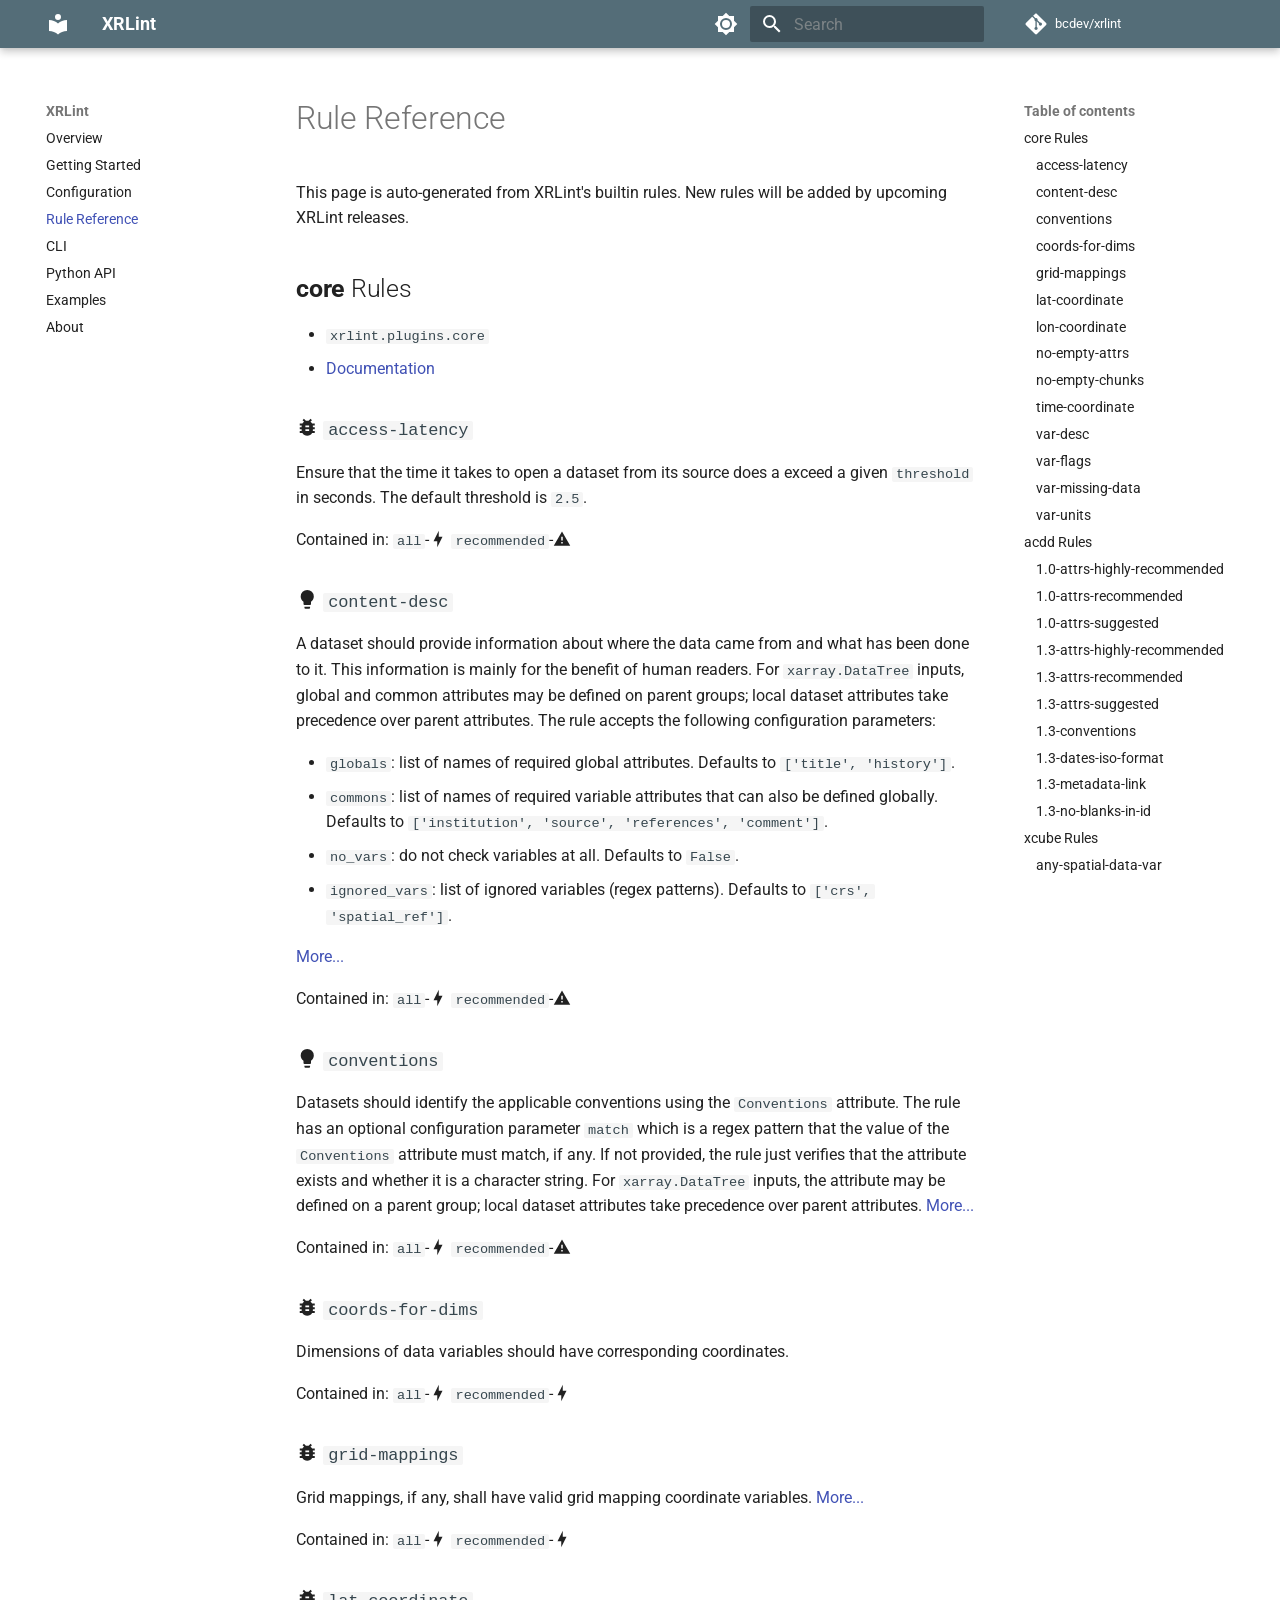
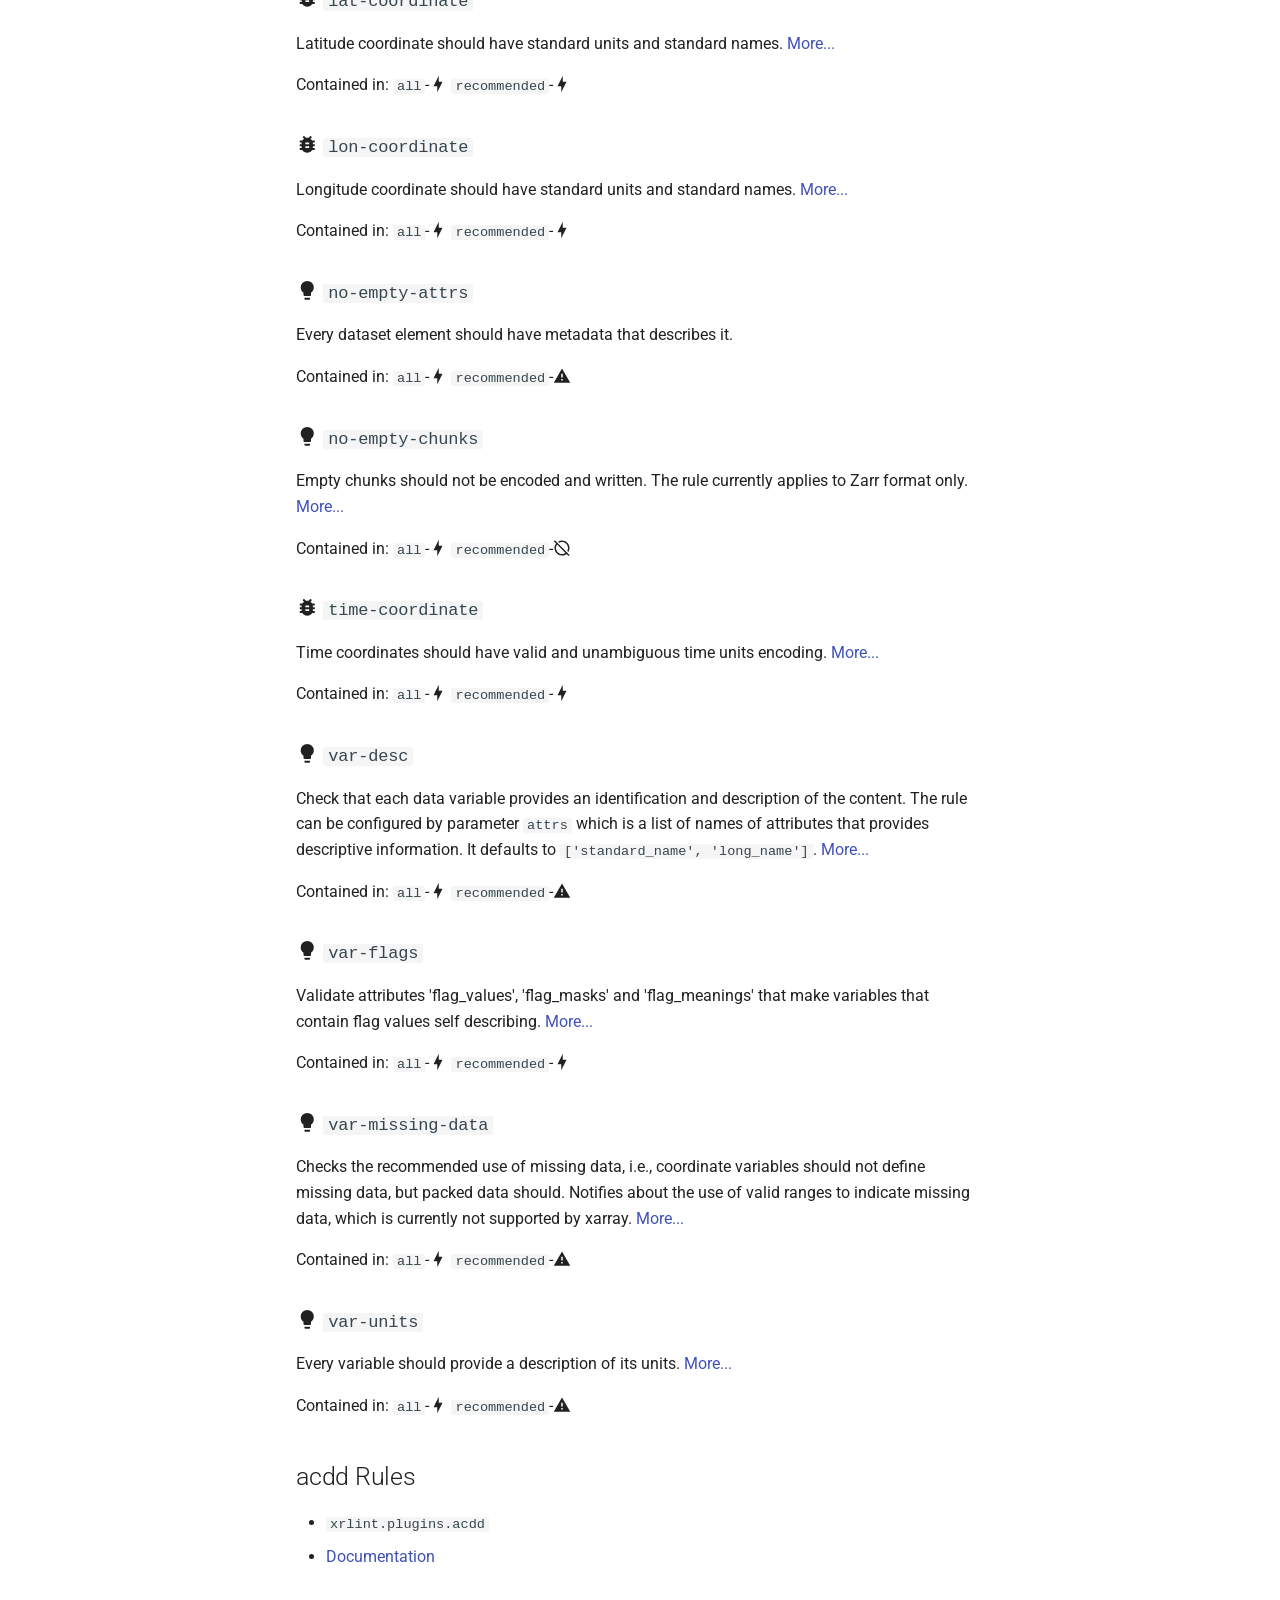
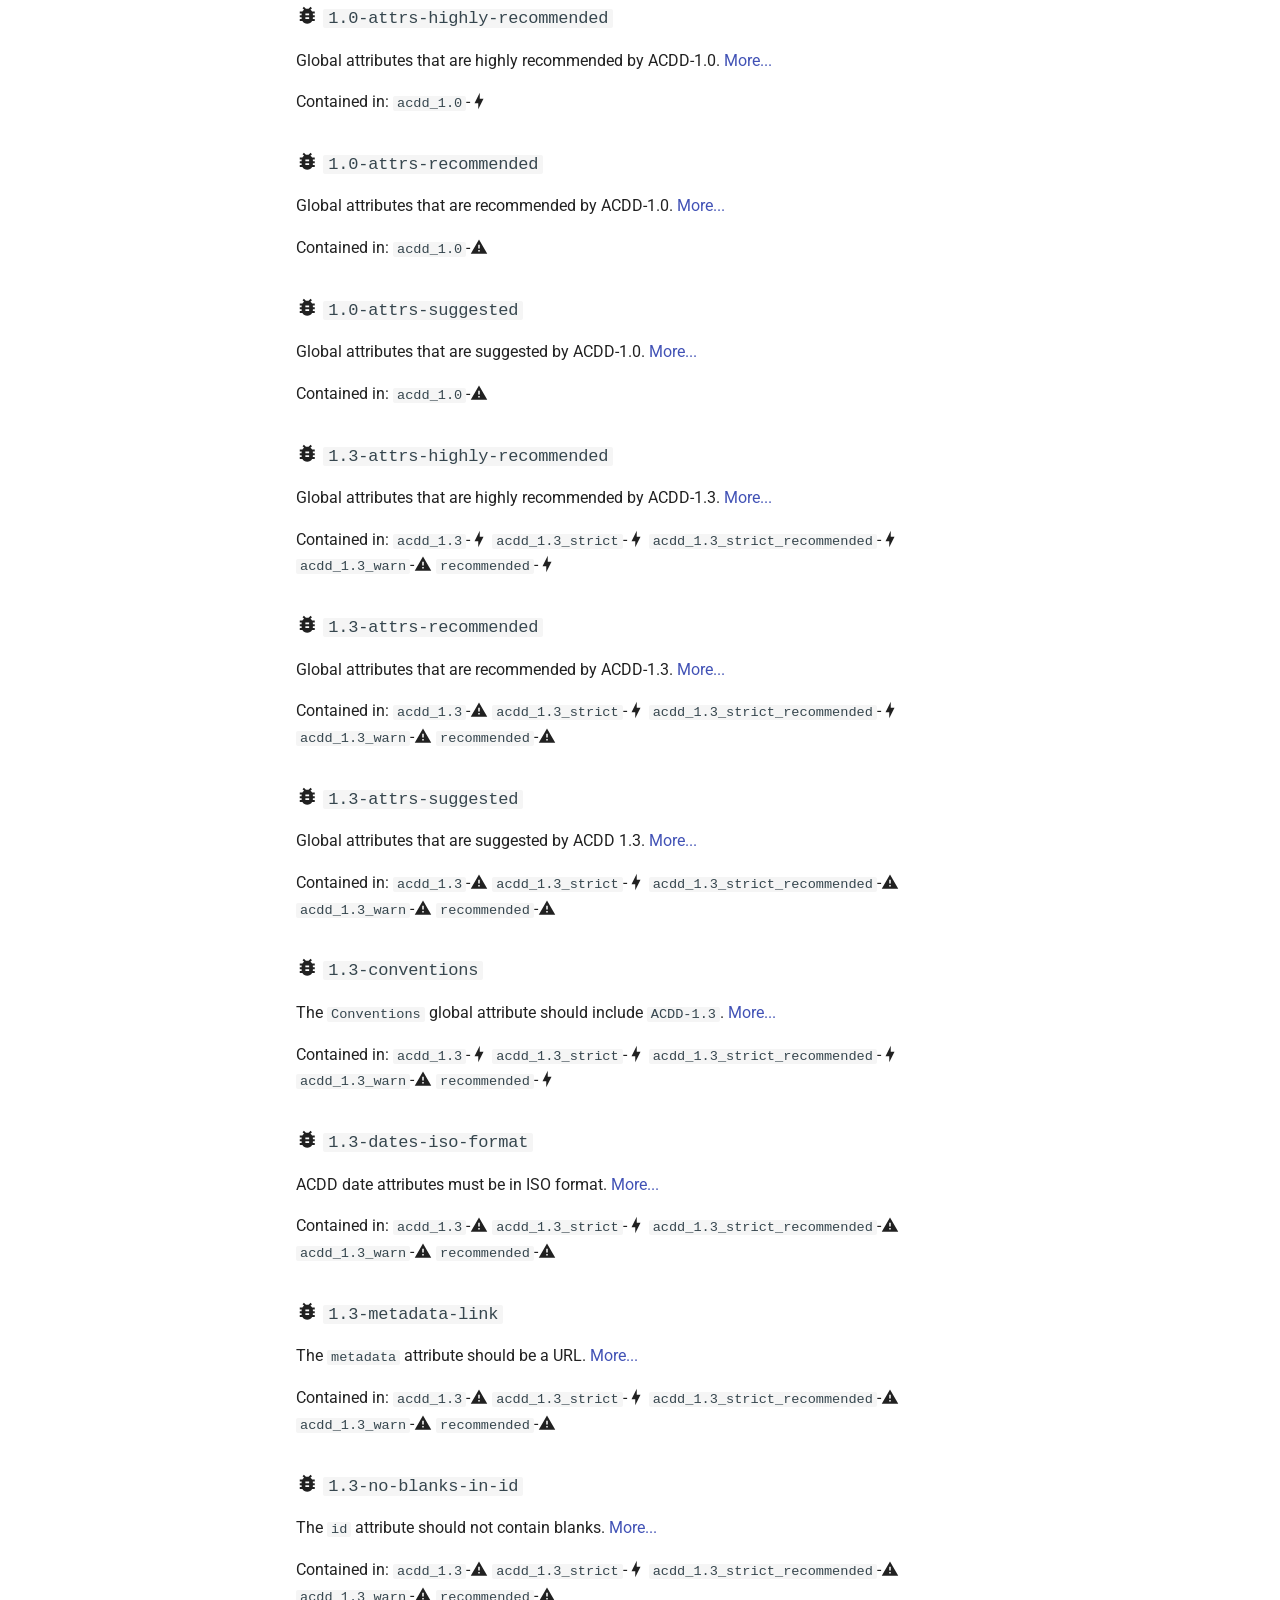
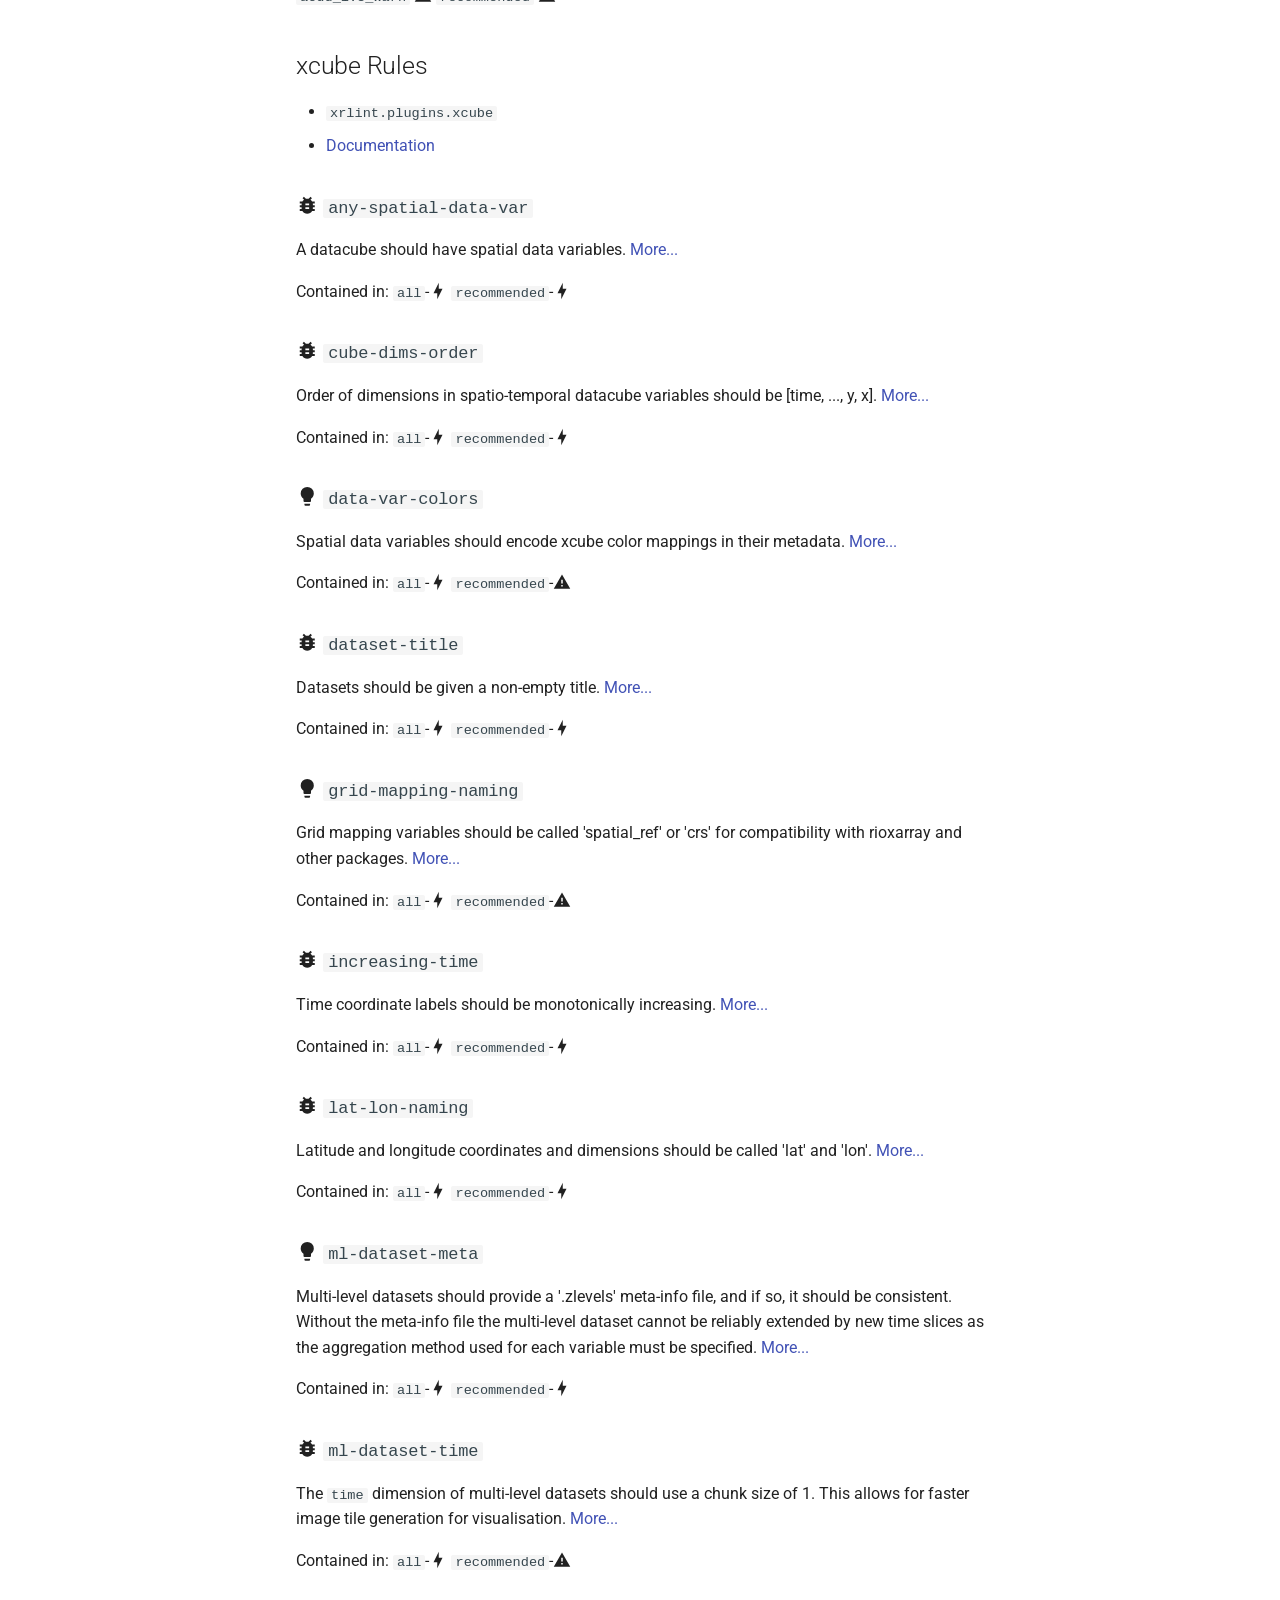
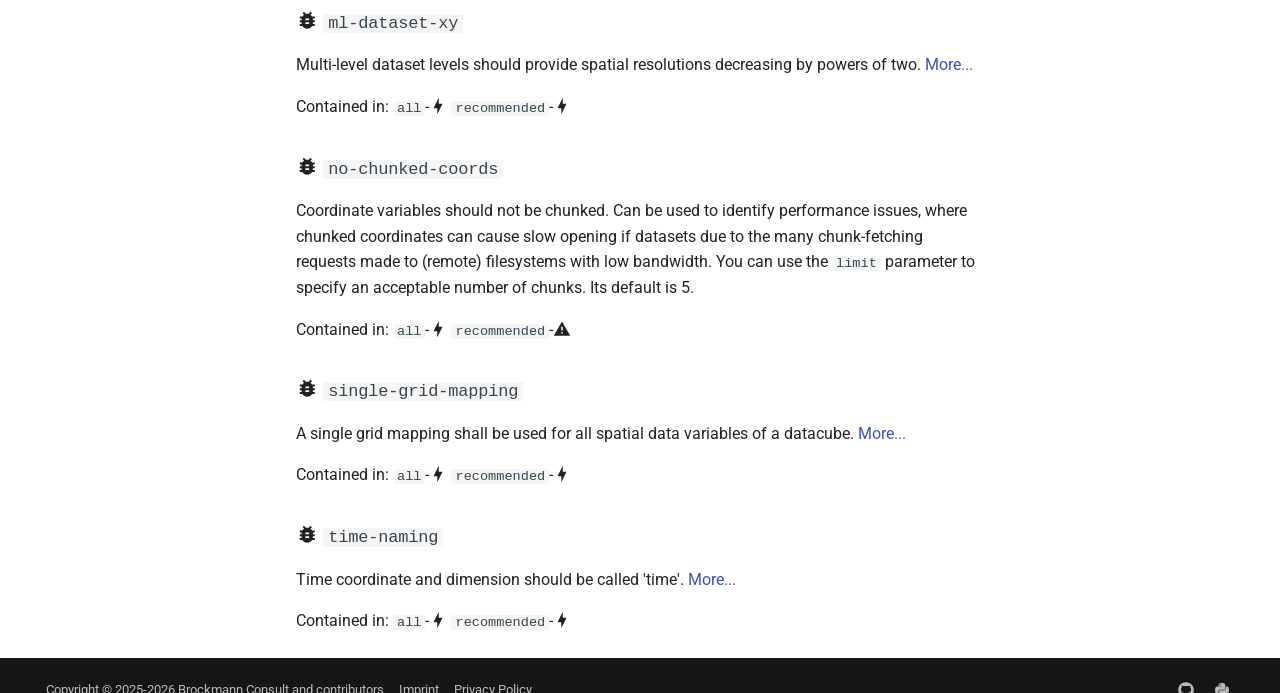
<file: rule-ref/index.html>
<!doctype html>
<html lang="en" class="no-js">
  <head>
    
      <meta charset="utf-8">
      <meta name="viewport" content="width=device-width,initial-scale=1">
      
      
      
      
        <link rel="prev" href="../config/">
      
      
        <link rel="next" href="../cli/">
      
      
        
      
      
      <link rel="icon" href="../assets/images/favicon.png">
      <meta name="generator" content="mkdocs-1.6.1, mkdocs-material-9.7.7">
    
    
      
        <title>Rule Reference - XRLint</title>
      
    
    
      <link rel="stylesheet" href="../assets/stylesheets/main.ec1eaa64.min.css">
      
        
        <link rel="stylesheet" href="../assets/stylesheets/palette.ab4e12ef.min.css">
      
      


    
    
      
    
    
      
    
    
      <link rel="stylesheet" href="../assets/_mkdocstrings.css">
    
      <link rel="stylesheet" href="../stylesheet/extra.css">
    
    <script>__md_scope=new URL("..",location),__md_hash=e=>[...e].reduce(((e,_)=>(e<<5)-e+_.charCodeAt(0)),0),__md_get=(e,_=localStorage,t=__md_scope)=>JSON.parse(_.getItem(t.pathname+"."+e)),__md_set=(e,_,t=localStorage,a=__md_scope)=>{try{t.setItem(a.pathname+"."+e,JSON.stringify(_))}catch(e){}}</script>
    
      

    
    
  </head>
  
  
    
    
      
    
    
    
    
    <body dir="ltr" data-md-color-scheme="default" data-md-color-primary="blue-grey" data-md-color-accent="indigo">
  
    
    <input class="md-toggle" data-md-toggle="drawer" type="checkbox" id="__drawer" autocomplete="off">
    <input class="md-toggle" data-md-toggle="search" type="checkbox" id="__search" autocomplete="off">
    <label class="md-overlay" for="__drawer"></label>
    <div data-md-component="skip">
      
        
        <a href="#rule-reference" class="md-skip">
          Skip to content
        </a>
      
    </div>
    <div data-md-component="announce">
      
    </div>
    
    
      

  

<header class="md-header md-header--shadow" data-md-component="header">
  <nav class="md-header__inner md-grid" aria-label="Header">
    <a href=".." title="XRLint" class="md-header__button md-logo" aria-label="XRLint" data-md-component="logo">
      
  
  <svg xmlns="http://www.w3.org/2000/svg" viewBox="0 0 24 24"><path d="M12 8a3 3 0 0 0 3-3 3 3 0 0 0-3-3 3 3 0 0 0-3 3 3 3 0 0 0 3 3m0 3.54C9.64 9.35 6.5 8 3 8v11c3.5 0 6.64 1.35 9 3.54 2.36-2.19 5.5-3.54 9-3.54V8c-3.5 0-6.64 1.35-9 3.54"/></svg>

    </a>
    <label class="md-header__button md-icon" for="__drawer">
      
      <svg xmlns="http://www.w3.org/2000/svg" viewBox="0 0 24 24"><path d="M3 6h18v2H3zm0 5h18v2H3zm0 5h18v2H3z"/></svg>
    </label>
    <div class="md-header__title" data-md-component="header-title">
      <div class="md-header__ellipsis">
        <div class="md-header__topic">
          <span class="md-ellipsis">
            XRLint
          </span>
        </div>
        <div class="md-header__topic" data-md-component="header-topic">
          <span class="md-ellipsis">
            
              Rule Reference
            
          </span>
        </div>
      </div>
    </div>
    
      
        <form class="md-header__option" data-md-component="palette">
  
    
    
    
    <input class="md-option" data-md-color-media="" data-md-color-scheme="default" data-md-color-primary="blue-grey" data-md-color-accent="indigo"  aria-label="Switch to dark mode"  type="radio" name="__palette" id="__palette_0">
    
      <label class="md-header__button md-icon" title="Switch to dark mode" for="__palette_1" hidden>
        <svg xmlns="http://www.w3.org/2000/svg" viewBox="0 0 24 24"><path d="M12 8a4 4 0 0 0-4 4 4 4 0 0 0 4 4 4 4 0 0 0 4-4 4 4 0 0 0-4-4m0 10a6 6 0 0 1-6-6 6 6 0 0 1 6-6 6 6 0 0 1 6 6 6 6 0 0 1-6 6m8-9.31V4h-4.69L12 .69 8.69 4H4v4.69L.69 12 4 15.31V20h4.69L12 23.31 15.31 20H20v-4.69L23.31 12z"/></svg>
      </label>
    
  
    
    
    
    <input class="md-option" data-md-color-media="" data-md-color-scheme="slate" data-md-color-primary="blue-grey" data-md-color-accent="indigo"  aria-label="Switch to light mode"  type="radio" name="__palette" id="__palette_1">
    
      <label class="md-header__button md-icon" title="Switch to light mode" for="__palette_0" hidden>
        <svg xmlns="http://www.w3.org/2000/svg" viewBox="0 0 24 24"><path d="M12 18c-.89 0-1.74-.2-2.5-.55C11.56 16.5 13 14.42 13 12s-1.44-4.5-3.5-5.45C10.26 6.2 11.11 6 12 6a6 6 0 0 1 6 6 6 6 0 0 1-6 6m8-9.31V4h-4.69L12 .69 8.69 4H4v4.69L.69 12 4 15.31V20h4.69L12 23.31 15.31 20H20v-4.69L23.31 12z"/></svg>
      </label>
    
  
</form>
      
    
    
      <script>var palette=__md_get("__palette");if(palette&&palette.color){if("(prefers-color-scheme)"===palette.color.media){var media=matchMedia("(prefers-color-scheme: light)"),input=document.querySelector(media.matches?"[data-md-color-media='(prefers-color-scheme: light)']":"[data-md-color-media='(prefers-color-scheme: dark)']");palette.color.media=input.getAttribute("data-md-color-media"),palette.color.scheme=input.getAttribute("data-md-color-scheme"),palette.color.primary=input.getAttribute("data-md-color-primary"),palette.color.accent=input.getAttribute("data-md-color-accent")}for(var[key,value]of Object.entries(palette.color))document.body.setAttribute("data-md-color-"+key,value)}</script>
    
    
    
      
      
        <label class="md-header__button md-icon" for="__search">
          
          <svg xmlns="http://www.w3.org/2000/svg" viewBox="0 0 24 24"><path d="M9.5 3A6.5 6.5 0 0 1 16 9.5c0 1.61-.59 3.09-1.56 4.23l.27.27h.79l5 5-1.5 1.5-5-5v-.79l-.27-.27A6.52 6.52 0 0 1 9.5 16 6.5 6.5 0 0 1 3 9.5 6.5 6.5 0 0 1 9.5 3m0 2C7 5 5 7 5 9.5S7 14 9.5 14 14 12 14 9.5 12 5 9.5 5"/></svg>
        </label>
        <div class="md-search" data-md-component="search" role="dialog">
  <label class="md-search__overlay" for="__search"></label>
  <div class="md-search__inner" role="search">
    <form class="md-search__form" name="search">
      <input type="text" class="md-search__input" name="query" aria-label="Search" placeholder="Search" autocapitalize="off" autocorrect="off" autocomplete="off" spellcheck="false" data-md-component="search-query" required>
      <label class="md-search__icon md-icon" for="__search">
        
        <svg xmlns="http://www.w3.org/2000/svg" viewBox="0 0 24 24"><path d="M9.5 3A6.5 6.5 0 0 1 16 9.5c0 1.61-.59 3.09-1.56 4.23l.27.27h.79l5 5-1.5 1.5-5-5v-.79l-.27-.27A6.52 6.52 0 0 1 9.5 16 6.5 6.5 0 0 1 3 9.5 6.5 6.5 0 0 1 9.5 3m0 2C7 5 5 7 5 9.5S7 14 9.5 14 14 12 14 9.5 12 5 9.5 5"/></svg>
        
        <svg xmlns="http://www.w3.org/2000/svg" viewBox="0 0 24 24"><path d="M20 11v2H8l5.5 5.5-1.42 1.42L4.16 12l7.92-7.92L13.5 5.5 8 11z"/></svg>
      </label>
      <nav class="md-search__options" aria-label="Search">
        
        <button type="reset" class="md-search__icon md-icon" title="Clear" aria-label="Clear" tabindex="-1">
          
          <svg xmlns="http://www.w3.org/2000/svg" viewBox="0 0 24 24"><path d="M19 6.41 17.59 5 12 10.59 6.41 5 5 6.41 10.59 12 5 17.59 6.41 19 12 13.41 17.59 19 19 17.59 13.41 12z"/></svg>
        </button>
      </nav>
      
    </form>
    <div class="md-search__output">
      <div class="md-search__scrollwrap" tabindex="0" data-md-scrollfix>
        <div class="md-search-result" data-md-component="search-result">
          <div class="md-search-result__meta">
            Initializing search
          </div>
          <ol class="md-search-result__list" role="presentation"></ol>
        </div>
      </div>
    </div>
  </div>
</div>
      
    
    
      <div class="md-header__source">
        <a href="https://github.com/bcdev/xrlint" title="Go to repository" class="md-source" data-md-component="source">
  <div class="md-source__icon md-icon">
    
    <svg xmlns="http://www.w3.org/2000/svg" viewBox="0 0 448 512"><!--! Font Awesome Free 7.1.0 by @fontawesome - https://fontawesome.com License - https://fontawesome.com/license/free (Icons: CC BY 4.0, Fonts: SIL OFL 1.1, Code: MIT License) Copyright 2025 Fonticons, Inc.--><path d="M439.6 236.1 244 40.5c-5.4-5.5-12.8-8.5-20.4-8.5s-15 3-20.4 8.4L162.5 81l51.5 51.5c27.1-9.1 52.7 16.8 43.4 43.7l49.7 49.7c34.2-11.8 61.2 31 35.5 56.7-26.5 26.5-70.2-2.9-56-37.3L240.3 199v121.9c25.3 12.5 22.3 41.8 9.1 55-6.4 6.4-15.2 10.1-24.3 10.1s-17.8-3.6-24.3-10.1c-17.6-17.6-11.1-46.9 11.2-56v-123c-20.8-8.5-24.6-30.7-18.6-45L142.6 101 8.5 235.1C3 240.6 0 247.9 0 255.5s3 15 8.5 20.4l195.6 195.7c5.4 5.4 12.7 8.4 20.4 8.4s15-3 20.4-8.4l194.7-194.7c5.4-5.4 8.4-12.8 8.4-20.4s-3-15-8.4-20.4"/></svg>
  </div>
  <div class="md-source__repository">
    bcdev/xrlint
  </div>
</a>
      </div>
    
  </nav>
  
</header>
    
    <div class="md-container" data-md-component="container">
      
      
        
          
        
      
      <main class="md-main" data-md-component="main">
        <div class="md-main__inner md-grid">
          
            
              
              <div class="md-sidebar md-sidebar--primary" data-md-component="sidebar" data-md-type="navigation" >
                <div class="md-sidebar__scrollwrap">
                  <div class="md-sidebar__inner">
                    



<nav class="md-nav md-nav--primary" aria-label="Navigation" data-md-level="0">
  <label class="md-nav__title" for="__drawer">
    <a href=".." title="XRLint" class="md-nav__button md-logo" aria-label="XRLint" data-md-component="logo">
      
  
  <svg xmlns="http://www.w3.org/2000/svg" viewBox="0 0 24 24"><path d="M12 8a3 3 0 0 0 3-3 3 3 0 0 0-3-3 3 3 0 0 0-3 3 3 3 0 0 0 3 3m0 3.54C9.64 9.35 6.5 8 3 8v11c3.5 0 6.64 1.35 9 3.54 2.36-2.19 5.5-3.54 9-3.54V8c-3.5 0-6.64 1.35-9 3.54"/></svg>

    </a>
    XRLint
  </label>
  
    <div class="md-nav__source">
      <a href="https://github.com/bcdev/xrlint" title="Go to repository" class="md-source" data-md-component="source">
  <div class="md-source__icon md-icon">
    
    <svg xmlns="http://www.w3.org/2000/svg" viewBox="0 0 448 512"><!--! Font Awesome Free 7.1.0 by @fontawesome - https://fontawesome.com License - https://fontawesome.com/license/free (Icons: CC BY 4.0, Fonts: SIL OFL 1.1, Code: MIT License) Copyright 2025 Fonticons, Inc.--><path d="M439.6 236.1 244 40.5c-5.4-5.5-12.8-8.5-20.4-8.5s-15 3-20.4 8.4L162.5 81l51.5 51.5c27.1-9.1 52.7 16.8 43.4 43.7l49.7 49.7c34.2-11.8 61.2 31 35.5 56.7-26.5 26.5-70.2-2.9-56-37.3L240.3 199v121.9c25.3 12.5 22.3 41.8 9.1 55-6.4 6.4-15.2 10.1-24.3 10.1s-17.8-3.6-24.3-10.1c-17.6-17.6-11.1-46.9 11.2-56v-123c-20.8-8.5-24.6-30.7-18.6-45L142.6 101 8.5 235.1C3 240.6 0 247.9 0 255.5s3 15 8.5 20.4l195.6 195.7c5.4 5.4 12.7 8.4 20.4 8.4s15-3 20.4-8.4l194.7-194.7c5.4-5.4 8.4-12.8 8.4-20.4s-3-15-8.4-20.4"/></svg>
  </div>
  <div class="md-source__repository">
    bcdev/xrlint
  </div>
</a>
    </div>
  
  <ul class="md-nav__list" data-md-scrollfix>
    
      
      
  
  
  
  
    <li class="md-nav__item">
      <a href=".." class="md-nav__link">
        
  
  
  <span class="md-ellipsis">
    
  
    Overview
  

    
  </span>
  
  

      </a>
    </li>
  

    
      
      
  
  
  
  
    <li class="md-nav__item">
      <a href="../start/" class="md-nav__link">
        
  
  
  <span class="md-ellipsis">
    
  
    Getting Started
  

    
  </span>
  
  

      </a>
    </li>
  

    
      
      
  
  
  
  
    <li class="md-nav__item">
      <a href="../config/" class="md-nav__link">
        
  
  
  <span class="md-ellipsis">
    
  
    Configuration
  

    
  </span>
  
  

      </a>
    </li>
  

    
      
      
  
  
    
  
  
  
    <li class="md-nav__item md-nav__item--active">
      
      <input class="md-nav__toggle md-toggle" type="checkbox" id="__toc">
      
      
        
      
      
        <label class="md-nav__link md-nav__link--active" for="__toc">
          
  
  
  <span class="md-ellipsis">
    
  
    Rule Reference
  

    
  </span>
  
  

          <span class="md-nav__icon md-icon"></span>
        </label>
      
      <a href="./" class="md-nav__link md-nav__link--active">
        
  
  
  <span class="md-ellipsis">
    
  
    Rule Reference
  

    
  </span>
  
  

      </a>
      
        

<nav class="md-nav md-nav--secondary" aria-label="Table of contents">
  
  
  
    
  
  
    <label class="md-nav__title" for="__toc">
      <span class="md-nav__icon md-icon"></span>
      Table of contents
    </label>
    <ul class="md-nav__list" data-md-component="toc" data-md-scrollfix>
      
        <li class="md-nav__item">
  <a href="#core-rules" class="md-nav__link">
    <span class="md-ellipsis">
      
        core Rules
      
    </span>
  </a>
  
    <nav class="md-nav" aria-label="core Rules">
      <ul class="md-nav__list">
        
          <li class="md-nav__item">
  <a href="#access-latency" class="md-nav__link">
    <span class="md-ellipsis">
      
        access-latency
      
    </span>
  </a>
  
</li>
        
          <li class="md-nav__item">
  <a href="#content-desc" class="md-nav__link">
    <span class="md-ellipsis">
      
        content-desc
      
    </span>
  </a>
  
</li>
        
          <li class="md-nav__item">
  <a href="#conventions" class="md-nav__link">
    <span class="md-ellipsis">
      
        conventions
      
    </span>
  </a>
  
</li>
        
          <li class="md-nav__item">
  <a href="#coords-for-dims" class="md-nav__link">
    <span class="md-ellipsis">
      
        coords-for-dims
      
    </span>
  </a>
  
</li>
        
          <li class="md-nav__item">
  <a href="#grid-mappings" class="md-nav__link">
    <span class="md-ellipsis">
      
        grid-mappings
      
    </span>
  </a>
  
</li>
        
          <li class="md-nav__item">
  <a href="#lat-coordinate" class="md-nav__link">
    <span class="md-ellipsis">
      
        lat-coordinate
      
    </span>
  </a>
  
</li>
        
          <li class="md-nav__item">
  <a href="#lon-coordinate" class="md-nav__link">
    <span class="md-ellipsis">
      
        lon-coordinate
      
    </span>
  </a>
  
</li>
        
          <li class="md-nav__item">
  <a href="#no-empty-attrs" class="md-nav__link">
    <span class="md-ellipsis">
      
        no-empty-attrs
      
    </span>
  </a>
  
</li>
        
          <li class="md-nav__item">
  <a href="#no-empty-chunks" class="md-nav__link">
    <span class="md-ellipsis">
      
        no-empty-chunks
      
    </span>
  </a>
  
</li>
        
          <li class="md-nav__item">
  <a href="#time-coordinate" class="md-nav__link">
    <span class="md-ellipsis">
      
        time-coordinate
      
    </span>
  </a>
  
</li>
        
          <li class="md-nav__item">
  <a href="#var-desc" class="md-nav__link">
    <span class="md-ellipsis">
      
        var-desc
      
    </span>
  </a>
  
</li>
        
          <li class="md-nav__item">
  <a href="#var-flags" class="md-nav__link">
    <span class="md-ellipsis">
      
        var-flags
      
    </span>
  </a>
  
</li>
        
          <li class="md-nav__item">
  <a href="#var-missing-data" class="md-nav__link">
    <span class="md-ellipsis">
      
        var-missing-data
      
    </span>
  </a>
  
</li>
        
          <li class="md-nav__item">
  <a href="#var-units" class="md-nav__link">
    <span class="md-ellipsis">
      
        var-units
      
    </span>
  </a>
  
</li>
        
      </ul>
    </nav>
  
</li>
      
        <li class="md-nav__item">
  <a href="#acdd-rules" class="md-nav__link">
    <span class="md-ellipsis">
      
        acdd Rules
      
    </span>
  </a>
  
    <nav class="md-nav" aria-label="acdd Rules">
      <ul class="md-nav__list">
        
          <li class="md-nav__item">
  <a href="#10-attrs-highly-recommended" class="md-nav__link">
    <span class="md-ellipsis">
      
        1.0-attrs-highly-recommended
      
    </span>
  </a>
  
</li>
        
          <li class="md-nav__item">
  <a href="#10-attrs-recommended" class="md-nav__link">
    <span class="md-ellipsis">
      
        1.0-attrs-recommended
      
    </span>
  </a>
  
</li>
        
          <li class="md-nav__item">
  <a href="#10-attrs-suggested" class="md-nav__link">
    <span class="md-ellipsis">
      
        1.0-attrs-suggested
      
    </span>
  </a>
  
</li>
        
          <li class="md-nav__item">
  <a href="#13-attrs-highly-recommended" class="md-nav__link">
    <span class="md-ellipsis">
      
        1.3-attrs-highly-recommended
      
    </span>
  </a>
  
</li>
        
          <li class="md-nav__item">
  <a href="#13-attrs-recommended" class="md-nav__link">
    <span class="md-ellipsis">
      
        1.3-attrs-recommended
      
    </span>
  </a>
  
</li>
        
          <li class="md-nav__item">
  <a href="#13-attrs-suggested" class="md-nav__link">
    <span class="md-ellipsis">
      
        1.3-attrs-suggested
      
    </span>
  </a>
  
</li>
        
          <li class="md-nav__item">
  <a href="#13-conventions" class="md-nav__link">
    <span class="md-ellipsis">
      
        1.3-conventions
      
    </span>
  </a>
  
</li>
        
          <li class="md-nav__item">
  <a href="#13-dates-iso-format" class="md-nav__link">
    <span class="md-ellipsis">
      
        1.3-dates-iso-format
      
    </span>
  </a>
  
</li>
        
          <li class="md-nav__item">
  <a href="#13-metadata-link" class="md-nav__link">
    <span class="md-ellipsis">
      
        1.3-metadata-link
      
    </span>
  </a>
  
</li>
        
          <li class="md-nav__item">
  <a href="#13-no-blanks-in-id" class="md-nav__link">
    <span class="md-ellipsis">
      
        1.3-no-blanks-in-id
      
    </span>
  </a>
  
</li>
        
      </ul>
    </nav>
  
</li>
      
        <li class="md-nav__item">
  <a href="#xcube-rules" class="md-nav__link">
    <span class="md-ellipsis">
      
        xcube Rules
      
    </span>
  </a>
  
    <nav class="md-nav" aria-label="xcube Rules">
      <ul class="md-nav__list">
        
          <li class="md-nav__item">
  <a href="#any-spatial-data-var" class="md-nav__link">
    <span class="md-ellipsis">
      
        any-spatial-data-var
      
    </span>
  </a>
  
</li>
        
          <li class="md-nav__item">
  <a href="#cube-dims-order" class="md-nav__link">
    <span class="md-ellipsis">
      
        cube-dims-order
      
    </span>
  </a>
  
</li>
        
          <li class="md-nav__item">
  <a href="#data-var-colors" class="md-nav__link">
    <span class="md-ellipsis">
      
        data-var-colors
      
    </span>
  </a>
  
</li>
        
          <li class="md-nav__item">
  <a href="#dataset-title" class="md-nav__link">
    <span class="md-ellipsis">
      
        dataset-title
      
    </span>
  </a>
  
</li>
        
          <li class="md-nav__item">
  <a href="#grid-mapping-naming" class="md-nav__link">
    <span class="md-ellipsis">
      
        grid-mapping-naming
      
    </span>
  </a>
  
</li>
        
          <li class="md-nav__item">
  <a href="#increasing-time" class="md-nav__link">
    <span class="md-ellipsis">
      
        increasing-time
      
    </span>
  </a>
  
</li>
        
          <li class="md-nav__item">
  <a href="#lat-lon-naming" class="md-nav__link">
    <span class="md-ellipsis">
      
        lat-lon-naming
      
    </span>
  </a>
  
</li>
        
          <li class="md-nav__item">
  <a href="#ml-dataset-meta" class="md-nav__link">
    <span class="md-ellipsis">
      
        ml-dataset-meta
      
    </span>
  </a>
  
</li>
        
          <li class="md-nav__item">
  <a href="#ml-dataset-time" class="md-nav__link">
    <span class="md-ellipsis">
      
        ml-dataset-time
      
    </span>
  </a>
  
</li>
        
          <li class="md-nav__item">
  <a href="#ml-dataset-xy" class="md-nav__link">
    <span class="md-ellipsis">
      
        ml-dataset-xy
      
    </span>
  </a>
  
</li>
        
          <li class="md-nav__item">
  <a href="#no-chunked-coords" class="md-nav__link">
    <span class="md-ellipsis">
      
        no-chunked-coords
      
    </span>
  </a>
  
</li>
        
          <li class="md-nav__item">
  <a href="#single-grid-mapping" class="md-nav__link">
    <span class="md-ellipsis">
      
        single-grid-mapping
      
    </span>
  </a>
  
</li>
        
          <li class="md-nav__item">
  <a href="#time-naming" class="md-nav__link">
    <span class="md-ellipsis">
      
        time-naming
      
    </span>
  </a>
  
</li>
        
      </ul>
    </nav>
  
</li>
      
    </ul>
  
</nav>
      
    </li>
  

    
      
      
  
  
  
  
    <li class="md-nav__item">
      <a href="../cli/" class="md-nav__link">
        
  
  
  <span class="md-ellipsis">
    
  
    CLI
  

    
  </span>
  
  

      </a>
    </li>
  

    
      
      
  
  
  
  
    <li class="md-nav__item">
      <a href="../api/" class="md-nav__link">
        
  
  
  <span class="md-ellipsis">
    
  
    Python API
  

    
  </span>
  
  

      </a>
    </li>
  

    
      
      
  
  
  
  
    <li class="md-nav__item">
      <a href="../examples/" class="md-nav__link">
        
  
  
  <span class="md-ellipsis">
    
  
    Examples
  

    
  </span>
  
  

      </a>
    </li>
  

    
      
      
  
  
  
  
    <li class="md-nav__item">
      <a href="../about/" class="md-nav__link">
        
  
  
  <span class="md-ellipsis">
    
  
    About
  

    
  </span>
  
  

      </a>
    </li>
  

    
  </ul>
</nav>
                  </div>
                </div>
              </div>
            
            
              
              <div class="md-sidebar md-sidebar--secondary" data-md-component="sidebar" data-md-type="toc" >
                <div class="md-sidebar__scrollwrap">
                  <div class="md-sidebar__inner">
                    

<nav class="md-nav md-nav--secondary" aria-label="Table of contents">
  
  
  
    
  
  
    <label class="md-nav__title" for="__toc">
      <span class="md-nav__icon md-icon"></span>
      Table of contents
    </label>
    <ul class="md-nav__list" data-md-component="toc" data-md-scrollfix>
      
        <li class="md-nav__item">
  <a href="#core-rules" class="md-nav__link">
    <span class="md-ellipsis">
      
        core Rules
      
    </span>
  </a>
  
    <nav class="md-nav" aria-label="core Rules">
      <ul class="md-nav__list">
        
          <li class="md-nav__item">
  <a href="#access-latency" class="md-nav__link">
    <span class="md-ellipsis">
      
        access-latency
      
    </span>
  </a>
  
</li>
        
          <li class="md-nav__item">
  <a href="#content-desc" class="md-nav__link">
    <span class="md-ellipsis">
      
        content-desc
      
    </span>
  </a>
  
</li>
        
          <li class="md-nav__item">
  <a href="#conventions" class="md-nav__link">
    <span class="md-ellipsis">
      
        conventions
      
    </span>
  </a>
  
</li>
        
          <li class="md-nav__item">
  <a href="#coords-for-dims" class="md-nav__link">
    <span class="md-ellipsis">
      
        coords-for-dims
      
    </span>
  </a>
  
</li>
        
          <li class="md-nav__item">
  <a href="#grid-mappings" class="md-nav__link">
    <span class="md-ellipsis">
      
        grid-mappings
      
    </span>
  </a>
  
</li>
        
          <li class="md-nav__item">
  <a href="#lat-coordinate" class="md-nav__link">
    <span class="md-ellipsis">
      
        lat-coordinate
      
    </span>
  </a>
  
</li>
        
          <li class="md-nav__item">
  <a href="#lon-coordinate" class="md-nav__link">
    <span class="md-ellipsis">
      
        lon-coordinate
      
    </span>
  </a>
  
</li>
        
          <li class="md-nav__item">
  <a href="#no-empty-attrs" class="md-nav__link">
    <span class="md-ellipsis">
      
        no-empty-attrs
      
    </span>
  </a>
  
</li>
        
          <li class="md-nav__item">
  <a href="#no-empty-chunks" class="md-nav__link">
    <span class="md-ellipsis">
      
        no-empty-chunks
      
    </span>
  </a>
  
</li>
        
          <li class="md-nav__item">
  <a href="#time-coordinate" class="md-nav__link">
    <span class="md-ellipsis">
      
        time-coordinate
      
    </span>
  </a>
  
</li>
        
          <li class="md-nav__item">
  <a href="#var-desc" class="md-nav__link">
    <span class="md-ellipsis">
      
        var-desc
      
    </span>
  </a>
  
</li>
        
          <li class="md-nav__item">
  <a href="#var-flags" class="md-nav__link">
    <span class="md-ellipsis">
      
        var-flags
      
    </span>
  </a>
  
</li>
        
          <li class="md-nav__item">
  <a href="#var-missing-data" class="md-nav__link">
    <span class="md-ellipsis">
      
        var-missing-data
      
    </span>
  </a>
  
</li>
        
          <li class="md-nav__item">
  <a href="#var-units" class="md-nav__link">
    <span class="md-ellipsis">
      
        var-units
      
    </span>
  </a>
  
</li>
        
      </ul>
    </nav>
  
</li>
      
        <li class="md-nav__item">
  <a href="#acdd-rules" class="md-nav__link">
    <span class="md-ellipsis">
      
        acdd Rules
      
    </span>
  </a>
  
    <nav class="md-nav" aria-label="acdd Rules">
      <ul class="md-nav__list">
        
          <li class="md-nav__item">
  <a href="#10-attrs-highly-recommended" class="md-nav__link">
    <span class="md-ellipsis">
      
        1.0-attrs-highly-recommended
      
    </span>
  </a>
  
</li>
        
          <li class="md-nav__item">
  <a href="#10-attrs-recommended" class="md-nav__link">
    <span class="md-ellipsis">
      
        1.0-attrs-recommended
      
    </span>
  </a>
  
</li>
        
          <li class="md-nav__item">
  <a href="#10-attrs-suggested" class="md-nav__link">
    <span class="md-ellipsis">
      
        1.0-attrs-suggested
      
    </span>
  </a>
  
</li>
        
          <li class="md-nav__item">
  <a href="#13-attrs-highly-recommended" class="md-nav__link">
    <span class="md-ellipsis">
      
        1.3-attrs-highly-recommended
      
    </span>
  </a>
  
</li>
        
          <li class="md-nav__item">
  <a href="#13-attrs-recommended" class="md-nav__link">
    <span class="md-ellipsis">
      
        1.3-attrs-recommended
      
    </span>
  </a>
  
</li>
        
          <li class="md-nav__item">
  <a href="#13-attrs-suggested" class="md-nav__link">
    <span class="md-ellipsis">
      
        1.3-attrs-suggested
      
    </span>
  </a>
  
</li>
        
          <li class="md-nav__item">
  <a href="#13-conventions" class="md-nav__link">
    <span class="md-ellipsis">
      
        1.3-conventions
      
    </span>
  </a>
  
</li>
        
          <li class="md-nav__item">
  <a href="#13-dates-iso-format" class="md-nav__link">
    <span class="md-ellipsis">
      
        1.3-dates-iso-format
      
    </span>
  </a>
  
</li>
        
          <li class="md-nav__item">
  <a href="#13-metadata-link" class="md-nav__link">
    <span class="md-ellipsis">
      
        1.3-metadata-link
      
    </span>
  </a>
  
</li>
        
          <li class="md-nav__item">
  <a href="#13-no-blanks-in-id" class="md-nav__link">
    <span class="md-ellipsis">
      
        1.3-no-blanks-in-id
      
    </span>
  </a>
  
</li>
        
      </ul>
    </nav>
  
</li>
      
        <li class="md-nav__item">
  <a href="#xcube-rules" class="md-nav__link">
    <span class="md-ellipsis">
      
        xcube Rules
      
    </span>
  </a>
  
    <nav class="md-nav" aria-label="xcube Rules">
      <ul class="md-nav__list">
        
          <li class="md-nav__item">
  <a href="#any-spatial-data-var" class="md-nav__link">
    <span class="md-ellipsis">
      
        any-spatial-data-var
      
    </span>
  </a>
  
</li>
        
          <li class="md-nav__item">
  <a href="#cube-dims-order" class="md-nav__link">
    <span class="md-ellipsis">
      
        cube-dims-order
      
    </span>
  </a>
  
</li>
        
          <li class="md-nav__item">
  <a href="#data-var-colors" class="md-nav__link">
    <span class="md-ellipsis">
      
        data-var-colors
      
    </span>
  </a>
  
</li>
        
          <li class="md-nav__item">
  <a href="#dataset-title" class="md-nav__link">
    <span class="md-ellipsis">
      
        dataset-title
      
    </span>
  </a>
  
</li>
        
          <li class="md-nav__item">
  <a href="#grid-mapping-naming" class="md-nav__link">
    <span class="md-ellipsis">
      
        grid-mapping-naming
      
    </span>
  </a>
  
</li>
        
          <li class="md-nav__item">
  <a href="#increasing-time" class="md-nav__link">
    <span class="md-ellipsis">
      
        increasing-time
      
    </span>
  </a>
  
</li>
        
          <li class="md-nav__item">
  <a href="#lat-lon-naming" class="md-nav__link">
    <span class="md-ellipsis">
      
        lat-lon-naming
      
    </span>
  </a>
  
</li>
        
          <li class="md-nav__item">
  <a href="#ml-dataset-meta" class="md-nav__link">
    <span class="md-ellipsis">
      
        ml-dataset-meta
      
    </span>
  </a>
  
</li>
        
          <li class="md-nav__item">
  <a href="#ml-dataset-time" class="md-nav__link">
    <span class="md-ellipsis">
      
        ml-dataset-time
      
    </span>
  </a>
  
</li>
        
          <li class="md-nav__item">
  <a href="#ml-dataset-xy" class="md-nav__link">
    <span class="md-ellipsis">
      
        ml-dataset-xy
      
    </span>
  </a>
  
</li>
        
          <li class="md-nav__item">
  <a href="#no-chunked-coords" class="md-nav__link">
    <span class="md-ellipsis">
      
        no-chunked-coords
      
    </span>
  </a>
  
</li>
        
          <li class="md-nav__item">
  <a href="#single-grid-mapping" class="md-nav__link">
    <span class="md-ellipsis">
      
        single-grid-mapping
      
    </span>
  </a>
  
</li>
        
          <li class="md-nav__item">
  <a href="#time-naming" class="md-nav__link">
    <span class="md-ellipsis">
      
        time-naming
      
    </span>
  </a>
  
</li>
        
      </ul>
    </nav>
  
</li>
      
    </ul>
  
</nav>
                  </div>
                </div>
              </div>
            
          
          
            <div class="md-content" data-md-component="content">
              
              <article class="md-content__inner md-typeset">
                
                  



<h1 id="rule-reference">Rule Reference</h1>
<p>This page is auto-generated from XRLint's builtin rules.
New rules will be added by upcoming XRLint releases.</p>
<h2 id="core-rules"><strong>core</strong> Rules</h2>
<ul>
<li><code>xrlint.plugins.core</code></li>
<li><a href="https://bcdev.github.io/xrlint/rule-ref">Documentation</a></li>
</ul>
<h3 id="access-latency"><span class="twemoji"><svg xmlns="http://www.w3.org/2000/svg" viewBox="0 0 24 24"><path d="M14 12h-4v-2h4m0 6h-4v-2h4m6-6h-2.81a6 6 0 0 0-1.82-1.96L17 4.41 15.59 3l-2.17 2.17a6 6 0 0 0-2.83 0L8.41 3 7 4.41l1.62 1.63C7.88 6.55 7.26 7.22 6.81 8H4v2h2.09c-.05.33-.09.66-.09 1v1H4v2h2v1c0 .34.04.67.09 1H4v2h2.81c1.04 1.79 2.97 3 5.19 3s4.15-1.21 5.19-3H20v-2h-2.09c.05-.33.09-.66.09-1v-1h2v-2h-2v-1c0-.34-.04-.67-.09-1H20z"/></svg></span> <code>access-latency</code></h3>
<p>Ensure that the time it takes to open a dataset from its source does a exceed a given <code>threshold</code> in seconds. The default threshold is <code>2.5</code>.</p>
<p>Contained in:  <code>all</code>-<span class="twemoji"><svg xmlns="http://www.w3.org/2000/svg" viewBox="0 0 24 24"><path d="M11 15H6l7-14v8h5l-7 14z"/></svg></span> <code>recommended</code>-<span class="twemoji"><svg xmlns="http://www.w3.org/2000/svg" viewBox="0 0 24 24"><path d="M13 14h-2V9h2m0 9h-2v-2h2M1 21h22L12 2z"/></svg></span></p>
<h3 id="content-desc"><span class="twemoji"><svg xmlns="http://www.w3.org/2000/svg" viewBox="0 0 24 24"><path d="M12 2a7 7 0 0 0-7 7c0 2.38 1.19 4.47 3 5.74V17a1 1 0 0 0 1 1h6a1 1 0 0 0 1-1v-2.26c1.81-1.27 3-3.36 3-5.74a7 7 0 0 0-7-7M9 21a1 1 0 0 0 1 1h4a1 1 0 0 0 1-1v-1H9z"/></svg></span> <code>content-desc</code></h3>
<p>A dataset should provide information about where the data came from and what has been done to it. This information is mainly for the benefit of human readers. For <code>xarray.DataTree</code> inputs, global and common attributes may be defined on parent groups; local dataset attributes take precedence over parent attributes. The rule accepts the following configuration parameters:</p>
<ul>
<li><code>globals</code>: list of names of required global attributes. Defaults to <code>['title', 'history']</code>.</li>
<li><code>commons</code>: list of names of required variable attributes that can also be defined globally. Defaults to <code>['institution', 'source', 'references', 'comment']</code>.</li>
<li><code>no_vars</code>: do not check variables at all. Defaults to <code>False</code>.</li>
<li><code>ignored_vars</code>: list of ignored variables (regex patterns). Defaults to <code>['crs', 'spatial_ref']</code>.</li>
</ul>
<p><a href="https://cfconventions.org/cf-conventions/cf-conventions.html#description-of-file-contents">More...</a></p>
<p>Contained in:  <code>all</code>-<span class="twemoji"><svg xmlns="http://www.w3.org/2000/svg" viewBox="0 0 24 24"><path d="M11 15H6l7-14v8h5l-7 14z"/></svg></span> <code>recommended</code>-<span class="twemoji"><svg xmlns="http://www.w3.org/2000/svg" viewBox="0 0 24 24"><path d="M13 14h-2V9h2m0 9h-2v-2h2M1 21h22L12 2z"/></svg></span></p>
<h3 id="conventions"><span class="twemoji"><svg xmlns="http://www.w3.org/2000/svg" viewBox="0 0 24 24"><path d="M12 2a7 7 0 0 0-7 7c0 2.38 1.19 4.47 3 5.74V17a1 1 0 0 0 1 1h6a1 1 0 0 0 1-1v-2.26c1.81-1.27 3-3.36 3-5.74a7 7 0 0 0-7-7M9 21a1 1 0 0 0 1 1h4a1 1 0 0 0 1-1v-1H9z"/></svg></span> <code>conventions</code></h3>
<p>Datasets should identify the applicable conventions using the <code>Conventions</code> attribute.
 The rule has an optional configuration parameter <code>match</code> which is a regex pattern that the value of the <code>Conventions</code> attribute must match, if any. If not provided, the rule just verifies that the attribute exists and whether it is a character string. For <code>xarray.DataTree</code> inputs, the attribute may be defined on a parent group; local dataset attributes take precedence over parent attributes.
<a href="https://cfconventions.org/cf-conventions/cf-conventions.html#identification-of-conventions">More...</a></p>
<p>Contained in:  <code>all</code>-<span class="twemoji"><svg xmlns="http://www.w3.org/2000/svg" viewBox="0 0 24 24"><path d="M11 15H6l7-14v8h5l-7 14z"/></svg></span> <code>recommended</code>-<span class="twemoji"><svg xmlns="http://www.w3.org/2000/svg" viewBox="0 0 24 24"><path d="M13 14h-2V9h2m0 9h-2v-2h2M1 21h22L12 2z"/></svg></span></p>
<h3 id="coords-for-dims"><span class="twemoji"><svg xmlns="http://www.w3.org/2000/svg" viewBox="0 0 24 24"><path d="M14 12h-4v-2h4m0 6h-4v-2h4m6-6h-2.81a6 6 0 0 0-1.82-1.96L17 4.41 15.59 3l-2.17 2.17a6 6 0 0 0-2.83 0L8.41 3 7 4.41l1.62 1.63C7.88 6.55 7.26 7.22 6.81 8H4v2h2.09c-.05.33-.09.66-.09 1v1H4v2h2v1c0 .34.04.67.09 1H4v2h2.81c1.04 1.79 2.97 3 5.19 3s4.15-1.21 5.19-3H20v-2h-2.09c.05-.33.09-.66.09-1v-1h2v-2h-2v-1c0-.34-.04-.67-.09-1H20z"/></svg></span> <code>coords-for-dims</code></h3>
<p>Dimensions of data variables should have corresponding coordinates.</p>
<p>Contained in:  <code>all</code>-<span class="twemoji"><svg xmlns="http://www.w3.org/2000/svg" viewBox="0 0 24 24"><path d="M11 15H6l7-14v8h5l-7 14z"/></svg></span> <code>recommended</code>-<span class="twemoji"><svg xmlns="http://www.w3.org/2000/svg" viewBox="0 0 24 24"><path d="M11 15H6l7-14v8h5l-7 14z"/></svg></span></p>
<h3 id="grid-mappings"><span class="twemoji"><svg xmlns="http://www.w3.org/2000/svg" viewBox="0 0 24 24"><path d="M14 12h-4v-2h4m0 6h-4v-2h4m6-6h-2.81a6 6 0 0 0-1.82-1.96L17 4.41 15.59 3l-2.17 2.17a6 6 0 0 0-2.83 0L8.41 3 7 4.41l1.62 1.63C7.88 6.55 7.26 7.22 6.81 8H4v2h2.09c-.05.33-.09.66-.09 1v1H4v2h2v1c0 .34.04.67.09 1H4v2h2.81c1.04 1.79 2.97 3 5.19 3s4.15-1.21 5.19-3H20v-2h-2.09c.05-.33.09-.66.09-1v-1h2v-2h-2v-1c0-.34-.04-.67-.09-1H20z"/></svg></span> <code>grid-mappings</code></h3>
<p>Grid mappings, if any, shall have valid grid mapping coordinate variables.
<a href="https://cfconventions.org/cf-conventions/cf-conventions.html#grid-mappings-and-projections">More...</a></p>
<p>Contained in:  <code>all</code>-<span class="twemoji"><svg xmlns="http://www.w3.org/2000/svg" viewBox="0 0 24 24"><path d="M11 15H6l7-14v8h5l-7 14z"/></svg></span> <code>recommended</code>-<span class="twemoji"><svg xmlns="http://www.w3.org/2000/svg" viewBox="0 0 24 24"><path d="M11 15H6l7-14v8h5l-7 14z"/></svg></span></p>
<h3 id="lat-coordinate"><span class="twemoji"><svg xmlns="http://www.w3.org/2000/svg" viewBox="0 0 24 24"><path d="M14 12h-4v-2h4m0 6h-4v-2h4m6-6h-2.81a6 6 0 0 0-1.82-1.96L17 4.41 15.59 3l-2.17 2.17a6 6 0 0 0-2.83 0L8.41 3 7 4.41l1.62 1.63C7.88 6.55 7.26 7.22 6.81 8H4v2h2.09c-.05.33-.09.66-.09 1v1H4v2h2v1c0 .34.04.67.09 1H4v2h2.81c1.04 1.79 2.97 3 5.19 3s4.15-1.21 5.19-3H20v-2h-2.09c.05-.33.09-.66.09-1v-1h2v-2h-2v-1c0-.34-.04-.67-.09-1H20z"/></svg></span> <code>lat-coordinate</code></h3>
<p>Latitude coordinate should have standard units and standard names.
<a href="https://cfconventions.org/cf-conventions/cf-conventions.html#latitude-coordinate">More...</a></p>
<p>Contained in:  <code>all</code>-<span class="twemoji"><svg xmlns="http://www.w3.org/2000/svg" viewBox="0 0 24 24"><path d="M11 15H6l7-14v8h5l-7 14z"/></svg></span> <code>recommended</code>-<span class="twemoji"><svg xmlns="http://www.w3.org/2000/svg" viewBox="0 0 24 24"><path d="M11 15H6l7-14v8h5l-7 14z"/></svg></span></p>
<h3 id="lon-coordinate"><span class="twemoji"><svg xmlns="http://www.w3.org/2000/svg" viewBox="0 0 24 24"><path d="M14 12h-4v-2h4m0 6h-4v-2h4m6-6h-2.81a6 6 0 0 0-1.82-1.96L17 4.41 15.59 3l-2.17 2.17a6 6 0 0 0-2.83 0L8.41 3 7 4.41l1.62 1.63C7.88 6.55 7.26 7.22 6.81 8H4v2h2.09c-.05.33-.09.66-.09 1v1H4v2h2v1c0 .34.04.67.09 1H4v2h2.81c1.04 1.79 2.97 3 5.19 3s4.15-1.21 5.19-3H20v-2h-2.09c.05-.33.09-.66.09-1v-1h2v-2h-2v-1c0-.34-.04-.67-.09-1H20z"/></svg></span> <code>lon-coordinate</code></h3>
<p>Longitude coordinate should have standard units and standard names.
<a href="https://cfconventions.org/cf-conventions/cf-conventions.html#longitude-coordinate">More...</a></p>
<p>Contained in:  <code>all</code>-<span class="twemoji"><svg xmlns="http://www.w3.org/2000/svg" viewBox="0 0 24 24"><path d="M11 15H6l7-14v8h5l-7 14z"/></svg></span> <code>recommended</code>-<span class="twemoji"><svg xmlns="http://www.w3.org/2000/svg" viewBox="0 0 24 24"><path d="M11 15H6l7-14v8h5l-7 14z"/></svg></span></p>
<h3 id="no-empty-attrs"><span class="twemoji"><svg xmlns="http://www.w3.org/2000/svg" viewBox="0 0 24 24"><path d="M12 2a7 7 0 0 0-7 7c0 2.38 1.19 4.47 3 5.74V17a1 1 0 0 0 1 1h6a1 1 0 0 0 1-1v-2.26c1.81-1.27 3-3.36 3-5.74a7 7 0 0 0-7-7M9 21a1 1 0 0 0 1 1h4a1 1 0 0 0 1-1v-1H9z"/></svg></span> <code>no-empty-attrs</code></h3>
<p>Every dataset element should have metadata that describes it.</p>
<p>Contained in:  <code>all</code>-<span class="twemoji"><svg xmlns="http://www.w3.org/2000/svg" viewBox="0 0 24 24"><path d="M11 15H6l7-14v8h5l-7 14z"/></svg></span> <code>recommended</code>-<span class="twemoji"><svg xmlns="http://www.w3.org/2000/svg" viewBox="0 0 24 24"><path d="M13 14h-2V9h2m0 9h-2v-2h2M1 21h22L12 2z"/></svg></span></p>
<h3 id="no-empty-chunks"><span class="twemoji"><svg xmlns="http://www.w3.org/2000/svg" viewBox="0 0 24 24"><path d="M12 2a7 7 0 0 0-7 7c0 2.38 1.19 4.47 3 5.74V17a1 1 0 0 0 1 1h6a1 1 0 0 0 1-1v-2.26c1.81-1.27 3-3.36 3-5.74a7 7 0 0 0-7-7M9 21a1 1 0 0 0 1 1h4a1 1 0 0 0 1-1v-1H9z"/></svg></span> <code>no-empty-chunks</code></h3>
<p>Empty chunks should not be encoded and written. The rule currently applies to Zarr format only.
<a href="https://docs.xarray.dev/en/stable/generated/xarray.Dataset.to_zarr.html#xarray-dataset-to-zarr">More...</a></p>
<p>Contained in:  <code>all</code>-<span class="twemoji"><svg xmlns="http://www.w3.org/2000/svg" viewBox="0 0 24 24"><path d="M11 15H6l7-14v8h5l-7 14z"/></svg></span> <code>recommended</code>-<span class="twemoji"><svg xmlns="http://www.w3.org/2000/svg" viewBox="0 0 24 24"><path d="M22.11 21.46 2.39 1.73 1.11 3l2.95 2.95A9.95 9.95 0 0 0 2 12c0 5.5 4.5 10 10 10 2.28 0 4.37-.77 6.05-2.06l2.79 2.79zM12 20c-4.42 0-8-3.58-8-8 0-1.73.56-3.32 1.5-4.62L16.62 18.5A7.78 7.78 0 0 1 12 20M8.17 4.97 6.72 3.5C8.25 2.56 10.06 2 12 2c5.5 0 10 4.5 10 10 0 1.94-.56 3.75-1.5 5.28l-1.47-1.45c.62-1.14.97-2.44.97-3.83 0-4.42-3.58-8-8-8-1.39 0-2.69.35-3.83.97"/></svg></span></p>
<h3 id="time-coordinate"><span class="twemoji"><svg xmlns="http://www.w3.org/2000/svg" viewBox="0 0 24 24"><path d="M14 12h-4v-2h4m0 6h-4v-2h4m6-6h-2.81a6 6 0 0 0-1.82-1.96L17 4.41 15.59 3l-2.17 2.17a6 6 0 0 0-2.83 0L8.41 3 7 4.41l1.62 1.63C7.88 6.55 7.26 7.22 6.81 8H4v2h2.09c-.05.33-.09.66-.09 1v1H4v2h2v1c0 .34.04.67.09 1H4v2h2.81c1.04 1.79 2.97 3 5.19 3s4.15-1.21 5.19-3H20v-2h-2.09c.05-.33.09-.66.09-1v-1h2v-2h-2v-1c0-.34-.04-.67-.09-1H20z"/></svg></span> <code>time-coordinate</code></h3>
<p>Time coordinates should have valid and unambiguous time units encoding.
<a href="https://cfconventions.org/cf-conventions/cf-conventions.html#time-coordinate">More...</a></p>
<p>Contained in:  <code>all</code>-<span class="twemoji"><svg xmlns="http://www.w3.org/2000/svg" viewBox="0 0 24 24"><path d="M11 15H6l7-14v8h5l-7 14z"/></svg></span> <code>recommended</code>-<span class="twemoji"><svg xmlns="http://www.w3.org/2000/svg" viewBox="0 0 24 24"><path d="M11 15H6l7-14v8h5l-7 14z"/></svg></span></p>
<h3 id="var-desc"><span class="twemoji"><svg xmlns="http://www.w3.org/2000/svg" viewBox="0 0 24 24"><path d="M12 2a7 7 0 0 0-7 7c0 2.38 1.19 4.47 3 5.74V17a1 1 0 0 0 1 1h6a1 1 0 0 0 1-1v-2.26c1.81-1.27 3-3.36 3-5.74a7 7 0 0 0-7-7M9 21a1 1 0 0 0 1 1h4a1 1 0 0 0 1-1v-1H9z"/></svg></span> <code>var-desc</code></h3>
<p>Check that each data variable provides an identification and description of the content. The rule can be configured by parameter <code>attrs</code> which is a list of names of attributes that provides descriptive information. It defaults to <code>['standard_name', 'long_name']</code>.
<a href="https://cfconventions.org/cf-conventions/cf-conventions.html#standard-name">More...</a></p>
<p>Contained in:  <code>all</code>-<span class="twemoji"><svg xmlns="http://www.w3.org/2000/svg" viewBox="0 0 24 24"><path d="M11 15H6l7-14v8h5l-7 14z"/></svg></span> <code>recommended</code>-<span class="twemoji"><svg xmlns="http://www.w3.org/2000/svg" viewBox="0 0 24 24"><path d="M13 14h-2V9h2m0 9h-2v-2h2M1 21h22L12 2z"/></svg></span></p>
<h3 id="var-flags"><span class="twemoji"><svg xmlns="http://www.w3.org/2000/svg" viewBox="0 0 24 24"><path d="M12 2a7 7 0 0 0-7 7c0 2.38 1.19 4.47 3 5.74V17a1 1 0 0 0 1 1h6a1 1 0 0 0 1-1v-2.26c1.81-1.27 3-3.36 3-5.74a7 7 0 0 0-7-7M9 21a1 1 0 0 0 1 1h4a1 1 0 0 0 1-1v-1H9z"/></svg></span> <code>var-flags</code></h3>
<p>Validate attributes 'flag_values', 'flag_masks' and 'flag_meanings' that make variables that contain flag values self describing. 
<a href="https://cfconventions.org/cf-conventions/cf-conventions.html#flags">More...</a></p>
<p>Contained in:  <code>all</code>-<span class="twemoji"><svg xmlns="http://www.w3.org/2000/svg" viewBox="0 0 24 24"><path d="M11 15H6l7-14v8h5l-7 14z"/></svg></span> <code>recommended</code>-<span class="twemoji"><svg xmlns="http://www.w3.org/2000/svg" viewBox="0 0 24 24"><path d="M11 15H6l7-14v8h5l-7 14z"/></svg></span></p>
<h3 id="var-missing-data"><span class="twemoji"><svg xmlns="http://www.w3.org/2000/svg" viewBox="0 0 24 24"><path d="M12 2a7 7 0 0 0-7 7c0 2.38 1.19 4.47 3 5.74V17a1 1 0 0 0 1 1h6a1 1 0 0 0 1-1v-2.26c1.81-1.27 3-3.36 3-5.74a7 7 0 0 0-7-7M9 21a1 1 0 0 0 1 1h4a1 1 0 0 0 1-1v-1H9z"/></svg></span> <code>var-missing-data</code></h3>
<p>Checks the recommended use of missing data, i.e., coordinate variables should not define missing data, but packed data should. Notifies about the use of valid ranges to indicate missing data, which is currently not supported by xarray.
<a href="https://cfconventions.org/cf-conventions/cf-conventions.html#units">More...</a></p>
<p>Contained in:  <code>all</code>-<span class="twemoji"><svg xmlns="http://www.w3.org/2000/svg" viewBox="0 0 24 24"><path d="M11 15H6l7-14v8h5l-7 14z"/></svg></span> <code>recommended</code>-<span class="twemoji"><svg xmlns="http://www.w3.org/2000/svg" viewBox="0 0 24 24"><path d="M13 14h-2V9h2m0 9h-2v-2h2M1 21h22L12 2z"/></svg></span></p>
<h3 id="var-units"><span class="twemoji"><svg xmlns="http://www.w3.org/2000/svg" viewBox="0 0 24 24"><path d="M12 2a7 7 0 0 0-7 7c0 2.38 1.19 4.47 3 5.74V17a1 1 0 0 0 1 1h6a1 1 0 0 0 1-1v-2.26c1.81-1.27 3-3.36 3-5.74a7 7 0 0 0-7-7M9 21a1 1 0 0 0 1 1h4a1 1 0 0 0 1-1v-1H9z"/></svg></span> <code>var-units</code></h3>
<p>Every variable should provide a description of its units.
<a href="https://cfconventions.org/cf-conventions/cf-conventions.html#units">More...</a></p>
<p>Contained in:  <code>all</code>-<span class="twemoji"><svg xmlns="http://www.w3.org/2000/svg" viewBox="0 0 24 24"><path d="M11 15H6l7-14v8h5l-7 14z"/></svg></span> <code>recommended</code>-<span class="twemoji"><svg xmlns="http://www.w3.org/2000/svg" viewBox="0 0 24 24"><path d="M13 14h-2V9h2m0 9h-2v-2h2M1 21h22L12 2z"/></svg></span></p>
<h2 id="acdd-rules">acdd Rules</h2>
<ul>
<li><code>xrlint.plugins.acdd</code></li>
<li><a href="https://wiki.esipfed.org/Attribute_Convention_for_Data_Discovery_1-3">Documentation</a></li>
</ul>
<h3 id="10-attrs-highly-recommended"><span class="twemoji"><svg xmlns="http://www.w3.org/2000/svg" viewBox="0 0 24 24"><path d="M14 12h-4v-2h4m0 6h-4v-2h4m6-6h-2.81a6 6 0 0 0-1.82-1.96L17 4.41 15.59 3l-2.17 2.17a6 6 0 0 0-2.83 0L8.41 3 7 4.41l1.62 1.63C7.88 6.55 7.26 7.22 6.81 8H4v2h2.09c-.05.33-.09.66-.09 1v1H4v2h2v1c0 .34.04.67.09 1H4v2h2.81c1.04 1.79 2.97 3 5.19 3s4.15-1.21 5.19-3H20v-2h-2.09c.05-.33.09-.66.09-1v-1h2v-2h-2v-1c0-.34-.04-.67-.09-1H20z"/></svg></span> <code>1.0-attrs-highly-recommended</code></h3>
<p>Global attributes that are highly recommended by ACDD-1.0.
<a href="https://wiki.esipfed.org/Category:Attribute_Conventions_Dataset_Discovery">More...</a></p>
<p>Contained in:  <code>acdd_1.0</code>-<span class="twemoji"><svg xmlns="http://www.w3.org/2000/svg" viewBox="0 0 24 24"><path d="M11 15H6l7-14v8h5l-7 14z"/></svg></span></p>
<h3 id="10-attrs-recommended"><span class="twemoji"><svg xmlns="http://www.w3.org/2000/svg" viewBox="0 0 24 24"><path d="M14 12h-4v-2h4m0 6h-4v-2h4m6-6h-2.81a6 6 0 0 0-1.82-1.96L17 4.41 15.59 3l-2.17 2.17a6 6 0 0 0-2.83 0L8.41 3 7 4.41l1.62 1.63C7.88 6.55 7.26 7.22 6.81 8H4v2h2.09c-.05.33-.09.66-.09 1v1H4v2h2v1c0 .34.04.67.09 1H4v2h2.81c1.04 1.79 2.97 3 5.19 3s4.15-1.21 5.19-3H20v-2h-2.09c.05-.33.09-.66.09-1v-1h2v-2h-2v-1c0-.34-.04-.67-.09-1H20z"/></svg></span> <code>1.0-attrs-recommended</code></h3>
<p>Global attributes that are recommended by ACDD-1.0.
<a href="https://wiki.esipfed.org/Category:Attribute_Conventions_Dataset_Discovery">More...</a></p>
<p>Contained in:  <code>acdd_1.0</code>-<span class="twemoji"><svg xmlns="http://www.w3.org/2000/svg" viewBox="0 0 24 24"><path d="M13 14h-2V9h2m0 9h-2v-2h2M1 21h22L12 2z"/></svg></span></p>
<h3 id="10-attrs-suggested"><span class="twemoji"><svg xmlns="http://www.w3.org/2000/svg" viewBox="0 0 24 24"><path d="M14 12h-4v-2h4m0 6h-4v-2h4m6-6h-2.81a6 6 0 0 0-1.82-1.96L17 4.41 15.59 3l-2.17 2.17a6 6 0 0 0-2.83 0L8.41 3 7 4.41l1.62 1.63C7.88 6.55 7.26 7.22 6.81 8H4v2h2.09c-.05.33-.09.66-.09 1v1H4v2h2v1c0 .34.04.67.09 1H4v2h2.81c1.04 1.79 2.97 3 5.19 3s4.15-1.21 5.19-3H20v-2h-2.09c.05-.33.09-.66.09-1v-1h2v-2h-2v-1c0-.34-.04-.67-.09-1H20z"/></svg></span> <code>1.0-attrs-suggested</code></h3>
<p>Global attributes that are suggested by ACDD-1.0.
<a href="https://wiki.esipfed.org/Category:Attribute_Conventions_Dataset_Discovery">More...</a></p>
<p>Contained in:  <code>acdd_1.0</code>-<span class="twemoji"><svg xmlns="http://www.w3.org/2000/svg" viewBox="0 0 24 24"><path d="M13 14h-2V9h2m0 9h-2v-2h2M1 21h22L12 2z"/></svg></span></p>
<h3 id="13-attrs-highly-recommended"><span class="twemoji"><svg xmlns="http://www.w3.org/2000/svg" viewBox="0 0 24 24"><path d="M14 12h-4v-2h4m0 6h-4v-2h4m6-6h-2.81a6 6 0 0 0-1.82-1.96L17 4.41 15.59 3l-2.17 2.17a6 6 0 0 0-2.83 0L8.41 3 7 4.41l1.62 1.63C7.88 6.55 7.26 7.22 6.81 8H4v2h2.09c-.05.33-.09.66-.09 1v1H4v2h2v1c0 .34.04.67.09 1H4v2h2.81c1.04 1.79 2.97 3 5.19 3s4.15-1.21 5.19-3H20v-2h-2.09c.05-.33.09-.66.09-1v-1h2v-2h-2v-1c0-.34-.04-.67-.09-1H20z"/></svg></span> <code>1.3-attrs-highly-recommended</code></h3>
<p>Global attributes that are highly recommended by ACDD-1.3.
<a href="https://wiki.esipfed.org/Attribute_Convention_for_Data_Discovery_1-3">More...</a></p>
<p>Contained in:  <code>acdd_1.3</code>-<span class="twemoji"><svg xmlns="http://www.w3.org/2000/svg" viewBox="0 0 24 24"><path d="M11 15H6l7-14v8h5l-7 14z"/></svg></span> <code>acdd_1.3_strict</code>-<span class="twemoji"><svg xmlns="http://www.w3.org/2000/svg" viewBox="0 0 24 24"><path d="M11 15H6l7-14v8h5l-7 14z"/></svg></span> <code>acdd_1.3_strict_recommended</code>-<span class="twemoji"><svg xmlns="http://www.w3.org/2000/svg" viewBox="0 0 24 24"><path d="M11 15H6l7-14v8h5l-7 14z"/></svg></span> <code>acdd_1.3_warn</code>-<span class="twemoji"><svg xmlns="http://www.w3.org/2000/svg" viewBox="0 0 24 24"><path d="M13 14h-2V9h2m0 9h-2v-2h2M1 21h22L12 2z"/></svg></span> <code>recommended</code>-<span class="twemoji"><svg xmlns="http://www.w3.org/2000/svg" viewBox="0 0 24 24"><path d="M11 15H6l7-14v8h5l-7 14z"/></svg></span></p>
<h3 id="13-attrs-recommended"><span class="twemoji"><svg xmlns="http://www.w3.org/2000/svg" viewBox="0 0 24 24"><path d="M14 12h-4v-2h4m0 6h-4v-2h4m6-6h-2.81a6 6 0 0 0-1.82-1.96L17 4.41 15.59 3l-2.17 2.17a6 6 0 0 0-2.83 0L8.41 3 7 4.41l1.62 1.63C7.88 6.55 7.26 7.22 6.81 8H4v2h2.09c-.05.33-.09.66-.09 1v1H4v2h2v1c0 .34.04.67.09 1H4v2h2.81c1.04 1.79 2.97 3 5.19 3s4.15-1.21 5.19-3H20v-2h-2.09c.05-.33.09-.66.09-1v-1h2v-2h-2v-1c0-.34-.04-.67-.09-1H20z"/></svg></span> <code>1.3-attrs-recommended</code></h3>
<p>Global attributes that are recommended by ACDD-1.3.
<a href="https://wiki.esipfed.org/Attribute_Convention_for_Data_Discovery_1-3">More...</a></p>
<p>Contained in:  <code>acdd_1.3</code>-<span class="twemoji"><svg xmlns="http://www.w3.org/2000/svg" viewBox="0 0 24 24"><path d="M13 14h-2V9h2m0 9h-2v-2h2M1 21h22L12 2z"/></svg></span> <code>acdd_1.3_strict</code>-<span class="twemoji"><svg xmlns="http://www.w3.org/2000/svg" viewBox="0 0 24 24"><path d="M11 15H6l7-14v8h5l-7 14z"/></svg></span> <code>acdd_1.3_strict_recommended</code>-<span class="twemoji"><svg xmlns="http://www.w3.org/2000/svg" viewBox="0 0 24 24"><path d="M11 15H6l7-14v8h5l-7 14z"/></svg></span> <code>acdd_1.3_warn</code>-<span class="twemoji"><svg xmlns="http://www.w3.org/2000/svg" viewBox="0 0 24 24"><path d="M13 14h-2V9h2m0 9h-2v-2h2M1 21h22L12 2z"/></svg></span> <code>recommended</code>-<span class="twemoji"><svg xmlns="http://www.w3.org/2000/svg" viewBox="0 0 24 24"><path d="M13 14h-2V9h2m0 9h-2v-2h2M1 21h22L12 2z"/></svg></span></p>
<h3 id="13-attrs-suggested"><span class="twemoji"><svg xmlns="http://www.w3.org/2000/svg" viewBox="0 0 24 24"><path d="M14 12h-4v-2h4m0 6h-4v-2h4m6-6h-2.81a6 6 0 0 0-1.82-1.96L17 4.41 15.59 3l-2.17 2.17a6 6 0 0 0-2.83 0L8.41 3 7 4.41l1.62 1.63C7.88 6.55 7.26 7.22 6.81 8H4v2h2.09c-.05.33-.09.66-.09 1v1H4v2h2v1c0 .34.04.67.09 1H4v2h2.81c1.04 1.79 2.97 3 5.19 3s4.15-1.21 5.19-3H20v-2h-2.09c.05-.33.09-.66.09-1v-1h2v-2h-2v-1c0-.34-.04-.67-.09-1H20z"/></svg></span> <code>1.3-attrs-suggested</code></h3>
<p>Global attributes that are suggested by ACDD 1.3.
<a href="https://wiki.esipfed.org/Attribute_Convention_for_Data_Discovery_1-3">More...</a></p>
<p>Contained in:  <code>acdd_1.3</code>-<span class="twemoji"><svg xmlns="http://www.w3.org/2000/svg" viewBox="0 0 24 24"><path d="M13 14h-2V9h2m0 9h-2v-2h2M1 21h22L12 2z"/></svg></span> <code>acdd_1.3_strict</code>-<span class="twemoji"><svg xmlns="http://www.w3.org/2000/svg" viewBox="0 0 24 24"><path d="M11 15H6l7-14v8h5l-7 14z"/></svg></span> <code>acdd_1.3_strict_recommended</code>-<span class="twemoji"><svg xmlns="http://www.w3.org/2000/svg" viewBox="0 0 24 24"><path d="M13 14h-2V9h2m0 9h-2v-2h2M1 21h22L12 2z"/></svg></span> <code>acdd_1.3_warn</code>-<span class="twemoji"><svg xmlns="http://www.w3.org/2000/svg" viewBox="0 0 24 24"><path d="M13 14h-2V9h2m0 9h-2v-2h2M1 21h22L12 2z"/></svg></span> <code>recommended</code>-<span class="twemoji"><svg xmlns="http://www.w3.org/2000/svg" viewBox="0 0 24 24"><path d="M13 14h-2V9h2m0 9h-2v-2h2M1 21h22L12 2z"/></svg></span></p>
<h3 id="13-conventions"><span class="twemoji"><svg xmlns="http://www.w3.org/2000/svg" viewBox="0 0 24 24"><path d="M14 12h-4v-2h4m0 6h-4v-2h4m6-6h-2.81a6 6 0 0 0-1.82-1.96L17 4.41 15.59 3l-2.17 2.17a6 6 0 0 0-2.83 0L8.41 3 7 4.41l1.62 1.63C7.88 6.55 7.26 7.22 6.81 8H4v2h2.09c-.05.33-.09.66-.09 1v1H4v2h2v1c0 .34.04.67.09 1H4v2h2.81c1.04 1.79 2.97 3 5.19 3s4.15-1.21 5.19-3H20v-2h-2.09c.05-.33.09-.66.09-1v-1h2v-2h-2v-1c0-.34-.04-.67-.09-1H20z"/></svg></span> <code>1.3-conventions</code></h3>
<p>The <code>Conventions</code> global attribute should include <code>ACDD-1.3</code>.
<a href="https://wiki.esipfed.org/Attribute_Convention_for_Data_Discovery_1-3">More...</a></p>
<p>Contained in:  <code>acdd_1.3</code>-<span class="twemoji"><svg xmlns="http://www.w3.org/2000/svg" viewBox="0 0 24 24"><path d="M11 15H6l7-14v8h5l-7 14z"/></svg></span> <code>acdd_1.3_strict</code>-<span class="twemoji"><svg xmlns="http://www.w3.org/2000/svg" viewBox="0 0 24 24"><path d="M11 15H6l7-14v8h5l-7 14z"/></svg></span> <code>acdd_1.3_strict_recommended</code>-<span class="twemoji"><svg xmlns="http://www.w3.org/2000/svg" viewBox="0 0 24 24"><path d="M11 15H6l7-14v8h5l-7 14z"/></svg></span> <code>acdd_1.3_warn</code>-<span class="twemoji"><svg xmlns="http://www.w3.org/2000/svg" viewBox="0 0 24 24"><path d="M13 14h-2V9h2m0 9h-2v-2h2M1 21h22L12 2z"/></svg></span> <code>recommended</code>-<span class="twemoji"><svg xmlns="http://www.w3.org/2000/svg" viewBox="0 0 24 24"><path d="M11 15H6l7-14v8h5l-7 14z"/></svg></span></p>
<h3 id="13-dates-iso-format"><span class="twemoji"><svg xmlns="http://www.w3.org/2000/svg" viewBox="0 0 24 24"><path d="M14 12h-4v-2h4m0 6h-4v-2h4m6-6h-2.81a6 6 0 0 0-1.82-1.96L17 4.41 15.59 3l-2.17 2.17a6 6 0 0 0-2.83 0L8.41 3 7 4.41l1.62 1.63C7.88 6.55 7.26 7.22 6.81 8H4v2h2.09c-.05.33-.09.66-.09 1v1H4v2h2v1c0 .34.04.67.09 1H4v2h2.81c1.04 1.79 2.97 3 5.19 3s4.15-1.21 5.19-3H20v-2h-2.09c.05-.33.09-.66.09-1v-1h2v-2h-2v-1c0-.34-.04-.67-.09-1H20z"/></svg></span> <code>1.3-dates-iso-format</code></h3>
<p>ACDD date attributes must be in ISO format.
<a href="https://wiki.esipfed.org/Attribute_Convention_for_Data_Discovery_1-3">More...</a></p>
<p>Contained in:  <code>acdd_1.3</code>-<span class="twemoji"><svg xmlns="http://www.w3.org/2000/svg" viewBox="0 0 24 24"><path d="M13 14h-2V9h2m0 9h-2v-2h2M1 21h22L12 2z"/></svg></span> <code>acdd_1.3_strict</code>-<span class="twemoji"><svg xmlns="http://www.w3.org/2000/svg" viewBox="0 0 24 24"><path d="M11 15H6l7-14v8h5l-7 14z"/></svg></span> <code>acdd_1.3_strict_recommended</code>-<span class="twemoji"><svg xmlns="http://www.w3.org/2000/svg" viewBox="0 0 24 24"><path d="M13 14h-2V9h2m0 9h-2v-2h2M1 21h22L12 2z"/></svg></span> <code>acdd_1.3_warn</code>-<span class="twemoji"><svg xmlns="http://www.w3.org/2000/svg" viewBox="0 0 24 24"><path d="M13 14h-2V9h2m0 9h-2v-2h2M1 21h22L12 2z"/></svg></span> <code>recommended</code>-<span class="twemoji"><svg xmlns="http://www.w3.org/2000/svg" viewBox="0 0 24 24"><path d="M13 14h-2V9h2m0 9h-2v-2h2M1 21h22L12 2z"/></svg></span></p>
<h3 id="13-metadata-link"><span class="twemoji"><svg xmlns="http://www.w3.org/2000/svg" viewBox="0 0 24 24"><path d="M14 12h-4v-2h4m0 6h-4v-2h4m6-6h-2.81a6 6 0 0 0-1.82-1.96L17 4.41 15.59 3l-2.17 2.17a6 6 0 0 0-2.83 0L8.41 3 7 4.41l1.62 1.63C7.88 6.55 7.26 7.22 6.81 8H4v2h2.09c-.05.33-.09.66-.09 1v1H4v2h2v1c0 .34.04.67.09 1H4v2h2.81c1.04 1.79 2.97 3 5.19 3s4.15-1.21 5.19-3H20v-2h-2.09c.05-.33.09-.66.09-1v-1h2v-2h-2v-1c0-.34-.04-.67-.09-1H20z"/></svg></span> <code>1.3-metadata-link</code></h3>
<p>The <code>metadata</code> attribute should be a URL.
<a href="https://wiki.esipfed.org/Attribute_Convention_for_Data_Discovery_1-3">More...</a></p>
<p>Contained in:  <code>acdd_1.3</code>-<span class="twemoji"><svg xmlns="http://www.w3.org/2000/svg" viewBox="0 0 24 24"><path d="M13 14h-2V9h2m0 9h-2v-2h2M1 21h22L12 2z"/></svg></span> <code>acdd_1.3_strict</code>-<span class="twemoji"><svg xmlns="http://www.w3.org/2000/svg" viewBox="0 0 24 24"><path d="M11 15H6l7-14v8h5l-7 14z"/></svg></span> <code>acdd_1.3_strict_recommended</code>-<span class="twemoji"><svg xmlns="http://www.w3.org/2000/svg" viewBox="0 0 24 24"><path d="M13 14h-2V9h2m0 9h-2v-2h2M1 21h22L12 2z"/></svg></span> <code>acdd_1.3_warn</code>-<span class="twemoji"><svg xmlns="http://www.w3.org/2000/svg" viewBox="0 0 24 24"><path d="M13 14h-2V9h2m0 9h-2v-2h2M1 21h22L12 2z"/></svg></span> <code>recommended</code>-<span class="twemoji"><svg xmlns="http://www.w3.org/2000/svg" viewBox="0 0 24 24"><path d="M13 14h-2V9h2m0 9h-2v-2h2M1 21h22L12 2z"/></svg></span></p>
<h3 id="13-no-blanks-in-id"><span class="twemoji"><svg xmlns="http://www.w3.org/2000/svg" viewBox="0 0 24 24"><path d="M14 12h-4v-2h4m0 6h-4v-2h4m6-6h-2.81a6 6 0 0 0-1.82-1.96L17 4.41 15.59 3l-2.17 2.17a6 6 0 0 0-2.83 0L8.41 3 7 4.41l1.62 1.63C7.88 6.55 7.26 7.22 6.81 8H4v2h2.09c-.05.33-.09.66-.09 1v1H4v2h2v1c0 .34.04.67.09 1H4v2h2.81c1.04 1.79 2.97 3 5.19 3s4.15-1.21 5.19-3H20v-2h-2.09c.05-.33.09-.66.09-1v-1h2v-2h-2v-1c0-.34-.04-.67-.09-1H20z"/></svg></span> <code>1.3-no-blanks-in-id</code></h3>
<p>The <code>id</code> attribute should not contain blanks.
<a href="https://wiki.esipfed.org/Attribute_Convention_for_Data_Discovery_1-3">More...</a></p>
<p>Contained in:  <code>acdd_1.3</code>-<span class="twemoji"><svg xmlns="http://www.w3.org/2000/svg" viewBox="0 0 24 24"><path d="M13 14h-2V9h2m0 9h-2v-2h2M1 21h22L12 2z"/></svg></span> <code>acdd_1.3_strict</code>-<span class="twemoji"><svg xmlns="http://www.w3.org/2000/svg" viewBox="0 0 24 24"><path d="M11 15H6l7-14v8h5l-7 14z"/></svg></span> <code>acdd_1.3_strict_recommended</code>-<span class="twemoji"><svg xmlns="http://www.w3.org/2000/svg" viewBox="0 0 24 24"><path d="M13 14h-2V9h2m0 9h-2v-2h2M1 21h22L12 2z"/></svg></span> <code>acdd_1.3_warn</code>-<span class="twemoji"><svg xmlns="http://www.w3.org/2000/svg" viewBox="0 0 24 24"><path d="M13 14h-2V9h2m0 9h-2v-2h2M1 21h22L12 2z"/></svg></span> <code>recommended</code>-<span class="twemoji"><svg xmlns="http://www.w3.org/2000/svg" viewBox="0 0 24 24"><path d="M13 14h-2V9h2m0 9h-2v-2h2M1 21h22L12 2z"/></svg></span></p>
<h2 id="xcube-rules">xcube Rules</h2>
<ul>
<li><code>xrlint.plugins.xcube</code></li>
<li><a href="https://xcube.readthedocs.io/en/latest/cubespec.html">Documentation</a></li>
</ul>
<h3 id="any-spatial-data-var"><span class="twemoji"><svg xmlns="http://www.w3.org/2000/svg" viewBox="0 0 24 24"><path d="M14 12h-4v-2h4m0 6h-4v-2h4m6-6h-2.81a6 6 0 0 0-1.82-1.96L17 4.41 15.59 3l-2.17 2.17a6 6 0 0 0-2.83 0L8.41 3 7 4.41l1.62 1.63C7.88 6.55 7.26 7.22 6.81 8H4v2h2.09c-.05.33-.09.66-.09 1v1H4v2h2v1c0 .34.04.67.09 1H4v2h2.81c1.04 1.79 2.97 3 5.19 3s4.15-1.21 5.19-3H20v-2h-2.09c.05-.33.09-.66.09-1v-1h2v-2h-2v-1c0-.34-.04-.67-.09-1H20z"/></svg></span> <code>any-spatial-data-var</code></h3>
<p>A datacube should have spatial data variables.
<a href="https://xcube.readthedocs.io/en/latest/cubespec.html#data-model-and-format">More...</a></p>
<p>Contained in:  <code>all</code>-<span class="twemoji"><svg xmlns="http://www.w3.org/2000/svg" viewBox="0 0 24 24"><path d="M11 15H6l7-14v8h5l-7 14z"/></svg></span> <code>recommended</code>-<span class="twemoji"><svg xmlns="http://www.w3.org/2000/svg" viewBox="0 0 24 24"><path d="M11 15H6l7-14v8h5l-7 14z"/></svg></span></p>
<h3 id="cube-dims-order"><span class="twemoji"><svg xmlns="http://www.w3.org/2000/svg" viewBox="0 0 24 24"><path d="M14 12h-4v-2h4m0 6h-4v-2h4m6-6h-2.81a6 6 0 0 0-1.82-1.96L17 4.41 15.59 3l-2.17 2.17a6 6 0 0 0-2.83 0L8.41 3 7 4.41l1.62 1.63C7.88 6.55 7.26 7.22 6.81 8H4v2h2.09c-.05.33-.09.66-.09 1v1H4v2h2v1c0 .34.04.67.09 1H4v2h2.81c1.04 1.79 2.97 3 5.19 3s4.15-1.21 5.19-3H20v-2h-2.09c.05-.33.09-.66.09-1v-1h2v-2h-2v-1c0-.34-.04-.67-.09-1H20z"/></svg></span> <code>cube-dims-order</code></h3>
<p>Order of dimensions in spatio-temporal datacube variables should be [time, ..., y, x].
<a href="https://xcube.readthedocs.io/en/latest/cubespec.html#data-model-and-format">More...</a></p>
<p>Contained in:  <code>all</code>-<span class="twemoji"><svg xmlns="http://www.w3.org/2000/svg" viewBox="0 0 24 24"><path d="M11 15H6l7-14v8h5l-7 14z"/></svg></span> <code>recommended</code>-<span class="twemoji"><svg xmlns="http://www.w3.org/2000/svg" viewBox="0 0 24 24"><path d="M11 15H6l7-14v8h5l-7 14z"/></svg></span></p>
<h3 id="data-var-colors"><span class="twemoji"><svg xmlns="http://www.w3.org/2000/svg" viewBox="0 0 24 24"><path d="M12 2a7 7 0 0 0-7 7c0 2.38 1.19 4.47 3 5.74V17a1 1 0 0 0 1 1h6a1 1 0 0 0 1-1v-2.26c1.81-1.27 3-3.36 3-5.74a7 7 0 0 0-7-7M9 21a1 1 0 0 0 1 1h4a1 1 0 0 0 1-1v-1H9z"/></svg></span> <code>data-var-colors</code></h3>
<p>Spatial data variables should encode xcube color mappings in their metadata.
<a href="https://xcube.readthedocs.io/en/latest/cubespec.html#encoding-of-colors">More...</a></p>
<p>Contained in:  <code>all</code>-<span class="twemoji"><svg xmlns="http://www.w3.org/2000/svg" viewBox="0 0 24 24"><path d="M11 15H6l7-14v8h5l-7 14z"/></svg></span> <code>recommended</code>-<span class="twemoji"><svg xmlns="http://www.w3.org/2000/svg" viewBox="0 0 24 24"><path d="M13 14h-2V9h2m0 9h-2v-2h2M1 21h22L12 2z"/></svg></span></p>
<h3 id="dataset-title"><span class="twemoji"><svg xmlns="http://www.w3.org/2000/svg" viewBox="0 0 24 24"><path d="M14 12h-4v-2h4m0 6h-4v-2h4m6-6h-2.81a6 6 0 0 0-1.82-1.96L17 4.41 15.59 3l-2.17 2.17a6 6 0 0 0-2.83 0L8.41 3 7 4.41l1.62 1.63C7.88 6.55 7.26 7.22 6.81 8H4v2h2.09c-.05.33-.09.66-.09 1v1H4v2h2v1c0 .34.04.67.09 1H4v2h2.81c1.04 1.79 2.97 3 5.19 3s4.15-1.21 5.19-3H20v-2h-2.09c.05-.33.09-.66.09-1v-1h2v-2h-2v-1c0-.34-.04-.67-.09-1H20z"/></svg></span> <code>dataset-title</code></h3>
<p>Datasets should be given a non-empty title.
<a href="https://xcube.readthedocs.io/en/latest/cubespec.html#metadata">More...</a></p>
<p>Contained in:  <code>all</code>-<span class="twemoji"><svg xmlns="http://www.w3.org/2000/svg" viewBox="0 0 24 24"><path d="M11 15H6l7-14v8h5l-7 14z"/></svg></span> <code>recommended</code>-<span class="twemoji"><svg xmlns="http://www.w3.org/2000/svg" viewBox="0 0 24 24"><path d="M11 15H6l7-14v8h5l-7 14z"/></svg></span></p>
<h3 id="grid-mapping-naming"><span class="twemoji"><svg xmlns="http://www.w3.org/2000/svg" viewBox="0 0 24 24"><path d="M12 2a7 7 0 0 0-7 7c0 2.38 1.19 4.47 3 5.74V17a1 1 0 0 0 1 1h6a1 1 0 0 0 1-1v-2.26c1.81-1.27 3-3.36 3-5.74a7 7 0 0 0-7-7M9 21a1 1 0 0 0 1 1h4a1 1 0 0 0 1-1v-1H9z"/></svg></span> <code>grid-mapping-naming</code></h3>
<p>Grid mapping variables should be called 'spatial_ref' or 'crs' for compatibility with rioxarray and other packages.
<a href="https://xcube.readthedocs.io/en/latest/cubespec.html#spatial-reference">More...</a></p>
<p>Contained in:  <code>all</code>-<span class="twemoji"><svg xmlns="http://www.w3.org/2000/svg" viewBox="0 0 24 24"><path d="M11 15H6l7-14v8h5l-7 14z"/></svg></span> <code>recommended</code>-<span class="twemoji"><svg xmlns="http://www.w3.org/2000/svg" viewBox="0 0 24 24"><path d="M13 14h-2V9h2m0 9h-2v-2h2M1 21h22L12 2z"/></svg></span></p>
<h3 id="increasing-time"><span class="twemoji"><svg xmlns="http://www.w3.org/2000/svg" viewBox="0 0 24 24"><path d="M14 12h-4v-2h4m0 6h-4v-2h4m6-6h-2.81a6 6 0 0 0-1.82-1.96L17 4.41 15.59 3l-2.17 2.17a6 6 0 0 0-2.83 0L8.41 3 7 4.41l1.62 1.63C7.88 6.55 7.26 7.22 6.81 8H4v2h2.09c-.05.33-.09.66-.09 1v1H4v2h2v1c0 .34.04.67.09 1H4v2h2.81c1.04 1.79 2.97 3 5.19 3s4.15-1.21 5.19-3H20v-2h-2.09c.05-.33.09-.66.09-1v-1h2v-2h-2v-1c0-.34-.04-.67-.09-1H20z"/></svg></span> <code>increasing-time</code></h3>
<p>Time coordinate labels should be monotonically increasing.
<a href="https://xcube.readthedocs.io/en/latest/cubespec.html#temporal-reference">More...</a></p>
<p>Contained in:  <code>all</code>-<span class="twemoji"><svg xmlns="http://www.w3.org/2000/svg" viewBox="0 0 24 24"><path d="M11 15H6l7-14v8h5l-7 14z"/></svg></span> <code>recommended</code>-<span class="twemoji"><svg xmlns="http://www.w3.org/2000/svg" viewBox="0 0 24 24"><path d="M11 15H6l7-14v8h5l-7 14z"/></svg></span></p>
<h3 id="lat-lon-naming"><span class="twemoji"><svg xmlns="http://www.w3.org/2000/svg" viewBox="0 0 24 24"><path d="M14 12h-4v-2h4m0 6h-4v-2h4m6-6h-2.81a6 6 0 0 0-1.82-1.96L17 4.41 15.59 3l-2.17 2.17a6 6 0 0 0-2.83 0L8.41 3 7 4.41l1.62 1.63C7.88 6.55 7.26 7.22 6.81 8H4v2h2.09c-.05.33-.09.66-.09 1v1H4v2h2v1c0 .34.04.67.09 1H4v2h2.81c1.04 1.79 2.97 3 5.19 3s4.15-1.21 5.19-3H20v-2h-2.09c.05-.33.09-.66.09-1v-1h2v-2h-2v-1c0-.34-.04-.67-.09-1H20z"/></svg></span> <code>lat-lon-naming</code></h3>
<p>Latitude and longitude coordinates and dimensions should be called 'lat' and 'lon'.
<a href="https://xcube.readthedocs.io/en/latest/cubespec.html#spatial-reference">More...</a></p>
<p>Contained in:  <code>all</code>-<span class="twemoji"><svg xmlns="http://www.w3.org/2000/svg" viewBox="0 0 24 24"><path d="M11 15H6l7-14v8h5l-7 14z"/></svg></span> <code>recommended</code>-<span class="twemoji"><svg xmlns="http://www.w3.org/2000/svg" viewBox="0 0 24 24"><path d="M11 15H6l7-14v8h5l-7 14z"/></svg></span></p>
<h3 id="ml-dataset-meta"><span class="twemoji"><svg xmlns="http://www.w3.org/2000/svg" viewBox="0 0 24 24"><path d="M12 2a7 7 0 0 0-7 7c0 2.38 1.19 4.47 3 5.74V17a1 1 0 0 0 1 1h6a1 1 0 0 0 1-1v-2.26c1.81-1.27 3-3.36 3-5.74a7 7 0 0 0-7-7M9 21a1 1 0 0 0 1 1h4a1 1 0 0 0 1-1v-1H9z"/></svg></span> <code>ml-dataset-meta</code></h3>
<p>Multi-level datasets should provide a '.zlevels' meta-info file, and if so, it should be consistent. Without the meta-info file the multi-level dataset cannot be reliably extended by new time slices as the aggregation method used for each variable must be specified.
<a href="https://xcube.readthedocs.io/en/latest/mldatasets.html#the-xcube-levels-format">More...</a></p>
<p>Contained in:  <code>all</code>-<span class="twemoji"><svg xmlns="http://www.w3.org/2000/svg" viewBox="0 0 24 24"><path d="M11 15H6l7-14v8h5l-7 14z"/></svg></span> <code>recommended</code>-<span class="twemoji"><svg xmlns="http://www.w3.org/2000/svg" viewBox="0 0 24 24"><path d="M11 15H6l7-14v8h5l-7 14z"/></svg></span></p>
<h3 id="ml-dataset-time"><span class="twemoji"><svg xmlns="http://www.w3.org/2000/svg" viewBox="0 0 24 24"><path d="M14 12h-4v-2h4m0 6h-4v-2h4m6-6h-2.81a6 6 0 0 0-1.82-1.96L17 4.41 15.59 3l-2.17 2.17a6 6 0 0 0-2.83 0L8.41 3 7 4.41l1.62 1.63C7.88 6.55 7.26 7.22 6.81 8H4v2h2.09c-.05.33-.09.66-.09 1v1H4v2h2v1c0 .34.04.67.09 1H4v2h2.81c1.04 1.79 2.97 3 5.19 3s4.15-1.21 5.19-3H20v-2h-2.09c.05-.33.09-.66.09-1v-1h2v-2h-2v-1c0-.34-.04-.67-.09-1H20z"/></svg></span> <code>ml-dataset-time</code></h3>
<p>The <code>time</code> dimension of multi-level datasets should use a chunk size of 1. This allows for faster image tile generation for visualisation.
<a href="https://xcube.readthedocs.io/en/latest/mldatasets.html#definition">More...</a></p>
<p>Contained in:  <code>all</code>-<span class="twemoji"><svg xmlns="http://www.w3.org/2000/svg" viewBox="0 0 24 24"><path d="M11 15H6l7-14v8h5l-7 14z"/></svg></span> <code>recommended</code>-<span class="twemoji"><svg xmlns="http://www.w3.org/2000/svg" viewBox="0 0 24 24"><path d="M13 14h-2V9h2m0 9h-2v-2h2M1 21h22L12 2z"/></svg></span></p>
<h3 id="ml-dataset-xy"><span class="twemoji"><svg xmlns="http://www.w3.org/2000/svg" viewBox="0 0 24 24"><path d="M14 12h-4v-2h4m0 6h-4v-2h4m6-6h-2.81a6 6 0 0 0-1.82-1.96L17 4.41 15.59 3l-2.17 2.17a6 6 0 0 0-2.83 0L8.41 3 7 4.41l1.62 1.63C7.88 6.55 7.26 7.22 6.81 8H4v2h2.09c-.05.33-.09.66-.09 1v1H4v2h2v1c0 .34.04.67.09 1H4v2h2.81c1.04 1.79 2.97 3 5.19 3s4.15-1.21 5.19-3H20v-2h-2.09c.05-.33.09-.66.09-1v-1h2v-2h-2v-1c0-.34-.04-.67-.09-1H20z"/></svg></span> <code>ml-dataset-xy</code></h3>
<p>Multi-level dataset levels should provide spatial resolutions decreasing by powers of two.
<a href="https://xcube.readthedocs.io/en/latest/mldatasets.html#definition">More...</a></p>
<p>Contained in:  <code>all</code>-<span class="twemoji"><svg xmlns="http://www.w3.org/2000/svg" viewBox="0 0 24 24"><path d="M11 15H6l7-14v8h5l-7 14z"/></svg></span> <code>recommended</code>-<span class="twemoji"><svg xmlns="http://www.w3.org/2000/svg" viewBox="0 0 24 24"><path d="M11 15H6l7-14v8h5l-7 14z"/></svg></span></p>
<h3 id="no-chunked-coords"><span class="twemoji"><svg xmlns="http://www.w3.org/2000/svg" viewBox="0 0 24 24"><path d="M14 12h-4v-2h4m0 6h-4v-2h4m6-6h-2.81a6 6 0 0 0-1.82-1.96L17 4.41 15.59 3l-2.17 2.17a6 6 0 0 0-2.83 0L8.41 3 7 4.41l1.62 1.63C7.88 6.55 7.26 7.22 6.81 8H4v2h2.09c-.05.33-.09.66-.09 1v1H4v2h2v1c0 .34.04.67.09 1H4v2h2.81c1.04 1.79 2.97 3 5.19 3s4.15-1.21 5.19-3H20v-2h-2.09c.05-.33.09-.66.09-1v-1h2v-2h-2v-1c0-.34-.04-.67-.09-1H20z"/></svg></span> <code>no-chunked-coords</code></h3>
<p>Coordinate variables should not be chunked. Can be used to identify performance issues, where chunked coordinates can cause slow opening if datasets due to the many chunk-fetching requests made to (remote) filesystems with low bandwidth. You can use the <code>limit</code> parameter to specify an acceptable number  of chunks. Its default is 5.</p>
<p>Contained in:  <code>all</code>-<span class="twemoji"><svg xmlns="http://www.w3.org/2000/svg" viewBox="0 0 24 24"><path d="M11 15H6l7-14v8h5l-7 14z"/></svg></span> <code>recommended</code>-<span class="twemoji"><svg xmlns="http://www.w3.org/2000/svg" viewBox="0 0 24 24"><path d="M13 14h-2V9h2m0 9h-2v-2h2M1 21h22L12 2z"/></svg></span></p>
<h3 id="single-grid-mapping"><span class="twemoji"><svg xmlns="http://www.w3.org/2000/svg" viewBox="0 0 24 24"><path d="M14 12h-4v-2h4m0 6h-4v-2h4m6-6h-2.81a6 6 0 0 0-1.82-1.96L17 4.41 15.59 3l-2.17 2.17a6 6 0 0 0-2.83 0L8.41 3 7 4.41l1.62 1.63C7.88 6.55 7.26 7.22 6.81 8H4v2h2.09c-.05.33-.09.66-.09 1v1H4v2h2v1c0 .34.04.67.09 1H4v2h2.81c1.04 1.79 2.97 3 5.19 3s4.15-1.21 5.19-3H20v-2h-2.09c.05-.33.09-.66.09-1v-1h2v-2h-2v-1c0-.34-.04-.67-.09-1H20z"/></svg></span> <code>single-grid-mapping</code></h3>
<p>A single grid mapping shall be used for all spatial data variables of a datacube.
<a href="https://xcube.readthedocs.io/en/latest/cubespec.html#spatial-reference">More...</a></p>
<p>Contained in:  <code>all</code>-<span class="twemoji"><svg xmlns="http://www.w3.org/2000/svg" viewBox="0 0 24 24"><path d="M11 15H6l7-14v8h5l-7 14z"/></svg></span> <code>recommended</code>-<span class="twemoji"><svg xmlns="http://www.w3.org/2000/svg" viewBox="0 0 24 24"><path d="M11 15H6l7-14v8h5l-7 14z"/></svg></span></p>
<h3 id="time-naming"><span class="twemoji"><svg xmlns="http://www.w3.org/2000/svg" viewBox="0 0 24 24"><path d="M14 12h-4v-2h4m0 6h-4v-2h4m6-6h-2.81a6 6 0 0 0-1.82-1.96L17 4.41 15.59 3l-2.17 2.17a6 6 0 0 0-2.83 0L8.41 3 7 4.41l1.62 1.63C7.88 6.55 7.26 7.22 6.81 8H4v2h2.09c-.05.33-.09.66-.09 1v1H4v2h2v1c0 .34.04.67.09 1H4v2h2.81c1.04 1.79 2.97 3 5.19 3s4.15-1.21 5.19-3H20v-2h-2.09c.05-.33.09-.66.09-1v-1h2v-2h-2v-1c0-.34-.04-.67-.09-1H20z"/></svg></span> <code>time-naming</code></h3>
<p>Time coordinate and dimension should be called 'time'.
<a href="https://xcube.readthedocs.io/en/latest/cubespec.html#temporal-reference">More...</a></p>
<p>Contained in:  <code>all</code>-<span class="twemoji"><svg xmlns="http://www.w3.org/2000/svg" viewBox="0 0 24 24"><path d="M11 15H6l7-14v8h5l-7 14z"/></svg></span> <code>recommended</code>-<span class="twemoji"><svg xmlns="http://www.w3.org/2000/svg" viewBox="0 0 24 24"><path d="M11 15H6l7-14v8h5l-7 14z"/></svg></span></p>












                
              </article>
            </div>
          
          
<script>var target=document.getElementById(location.hash.slice(1));target&&target.name&&(target.checked=target.name.startsWith("__tabbed_"))</script>
        </div>
        
      </main>
      
        <footer class="md-footer">
  
  <div class="md-footer-meta md-typeset">
    <div class="md-footer-meta__inner md-grid">
      <div class="md-copyright">
  
    <div class="md-copyright__highlight">
      Copyright &copy; 2025-2026 Brockmann Consult and contributors
      
        &nbsp;&nbsp;&nbsp;
        <a href="https://www.brockmann-consult.de/imprint/" rel="noopener">Imprint</a>
      
        &nbsp;&nbsp;&nbsp;
        <a href="https://www.brockmann-consult.de/privacy-policy-documentation-pages/" rel="noopener">Privacy Policy</a>
      
    </div>
  
</div>
      
        
<div class="md-social">
  
    
    
    
    
      
      
    
    <a href="https://github.com/bcdev/xrlint" target="_blank" rel="noopener" title="github.com" class="md-social__link">
      <svg xmlns="http://www.w3.org/2000/svg" viewBox="0 0 512 512"><!--! Font Awesome Free 7.1.0 by @fontawesome - https://fontawesome.com License - https://fontawesome.com/license/free (Icons: CC BY 4.0, Fonts: SIL OFL 1.1, Code: MIT License) Copyright 2025 Fonticons, Inc.--><path d="M173.9 397.4c0 2-2.3 3.6-5.2 3.6-3.3.3-5.6-1.3-5.6-3.6 0-2 2.3-3.6 5.2-3.6 3-.3 5.6 1.3 5.6 3.6m-31.1-4.5c-.7 2 1.3 4.3 4.3 4.9 2.6 1 5.6 0 6.2-2s-1.3-4.3-4.3-5.2c-2.6-.7-5.5.3-6.2 2.3m44.2-1.7c-2.9.7-4.9 2.6-4.6 4.9.3 2 2.9 3.3 5.9 2.6 2.9-.7 4.9-2.6 4.6-4.6-.3-1.9-3-3.2-5.9-2.9M252.8 8C114.1 8 8 113.3 8 252c0 110.9 69.8 205.8 169.5 239.2 12.8 2.3 17.3-5.6 17.3-12.1 0-6.2-.3-40.4-.3-61.4 0 0-70 15-84.7-29.8 0 0-11.4-29.1-27.8-36.6 0 0-22.9-15.7 1.6-15.4 0 0 24.9 2 38.6 25.8 21.9 38.6 58.6 27.5 72.9 20.9 2.3-16 8.8-27.1 16-33.7-55.9-6.2-112.3-14.3-112.3-110.5 0-27.5 7.6-41.3 23.6-58.9-2.6-6.5-11.1-33.3 2.6-67.9 20.9-6.5 69 27 69 27 20-5.6 41.5-8.5 62.8-8.5s42.8 2.9 62.8 8.5c0 0 48.1-33.6 69-27 13.7 34.7 5.2 61.4 2.6 67.9 16 17.7 25.8 31.5 25.8 58.9 0 96.5-58.9 104.2-114.8 110.5 9.2 7.9 17 22.9 17 46.4 0 33.7-.3 75.4-.3 83.6 0 6.5 4.6 14.4 17.3 12.1C436.2 457.8 504 362.9 504 252 504 113.3 391.5 8 252.8 8M105.2 352.9c-1.3 1-1 3.3.7 5.2 1.6 1.6 3.9 2.3 5.2 1 1.3-1 1-3.3-.7-5.2-1.6-1.6-3.9-2.3-5.2-1m-10.8-8.1c-.7 1.3.3 2.9 2.3 3.9 1.6 1 3.6.7 4.3-.7.7-1.3-.3-2.9-2.3-3.9-2-.6-3.6-.3-4.3.7m32.4 35.6c-1.6 1.3-1 4.3 1.3 6.2 2.3 2.3 5.2 2.6 6.5 1 1.3-1.3.7-4.3-1.3-6.2-2.2-2.3-5.2-2.6-6.5-1m-11.4-14.7c-1.6 1-1.6 3.6 0 5.9s4.3 3.3 5.6 2.3c1.6-1.3 1.6-3.9 0-6.2-1.4-2.3-4-3.3-5.6-2"/></svg>
    </a>
  
    
    
    
    
      
      
    
    <a href="https://pypi.org/project/xrlint/" target="_blank" rel="noopener" title="pypi.org" class="md-social__link">
      <svg xmlns="http://www.w3.org/2000/svg" viewBox="0 0 448 512"><!--! Font Awesome Free 7.1.0 by @fontawesome - https://fontawesome.com License - https://fontawesome.com/license/free (Icons: CC BY 4.0, Fonts: SIL OFL 1.1, Code: MIT License) Copyright 2025 Fonticons, Inc.--><path d="M439.8 200.5c-7.7-30.9-22.3-54.2-53.4-54.2h-40.1v47.4c0 36.8-31.2 67.8-66.8 67.8H172.7c-29.2 0-53.4 25-53.4 54.3v101.8c0 29 25.2 46 53.4 54.3 33.8 9.9 66.3 11.7 106.8 0 26.9-7.8 53.4-23.5 53.4-54.3v-40.7H226.2v-13.6h160.2c31.1 0 42.6-21.7 53.4-54.2 11.2-33.5 10.7-65.7 0-108.6M286.2 444.7a20.4 20.4 0 1 1 0-40.7 20.4 20.4 0 1 1 0 40.7M167.8 248.1h106.8c29.7 0 53.4-24.5 53.4-54.3V91.9c0-29-24.4-50.7-53.4-55.6-35.8-5.9-74.7-5.6-106.8.1-45.2 8-53.4 24.7-53.4 55.6v40.7h106.9v13.6h-147c-31.1 0-58.3 18.7-66.8 54.2-9.8 40.7-10.2 66.1 0 108.6 7.6 31.6 25.7 54.2 56.8 54.2H101v-48.8c0-35.3 30.5-66.4 66.8-66.4m-6.6-183.4a20.4 20.4 0 1 1 0 40.8 20.4 20.4 0 1 1 0-40.8"/></svg>
    </a>
  
</div>
      
    </div>
  </div>
</footer>
      
    </div>
    <div class="md-dialog" data-md-component="dialog">
      <div class="md-dialog__inner md-typeset"></div>
    </div>
    
    
    
      
      
      <script id="__config" type="application/json">{"annotate": null, "base": "..", "features": [], "search": "../assets/javascripts/workers/search.2c215733.min.js", "tags": null, "translations": {"clipboard.copied": "Copied to clipboard", "clipboard.copy": "Copy to clipboard", "search.result.more.one": "1 more on this page", "search.result.more.other": "# more on this page", "search.result.none": "No matching documents", "search.result.one": "1 matching document", "search.result.other": "# matching documents", "search.result.placeholder": "Type to start searching", "search.result.term.missing": "Missing", "select.version": "Select version"}, "version": null}</script>
    
    
      <script src="../assets/javascripts/bundle.d7400e89.min.js"></script>
      
    
  </body>
</html>
</file>
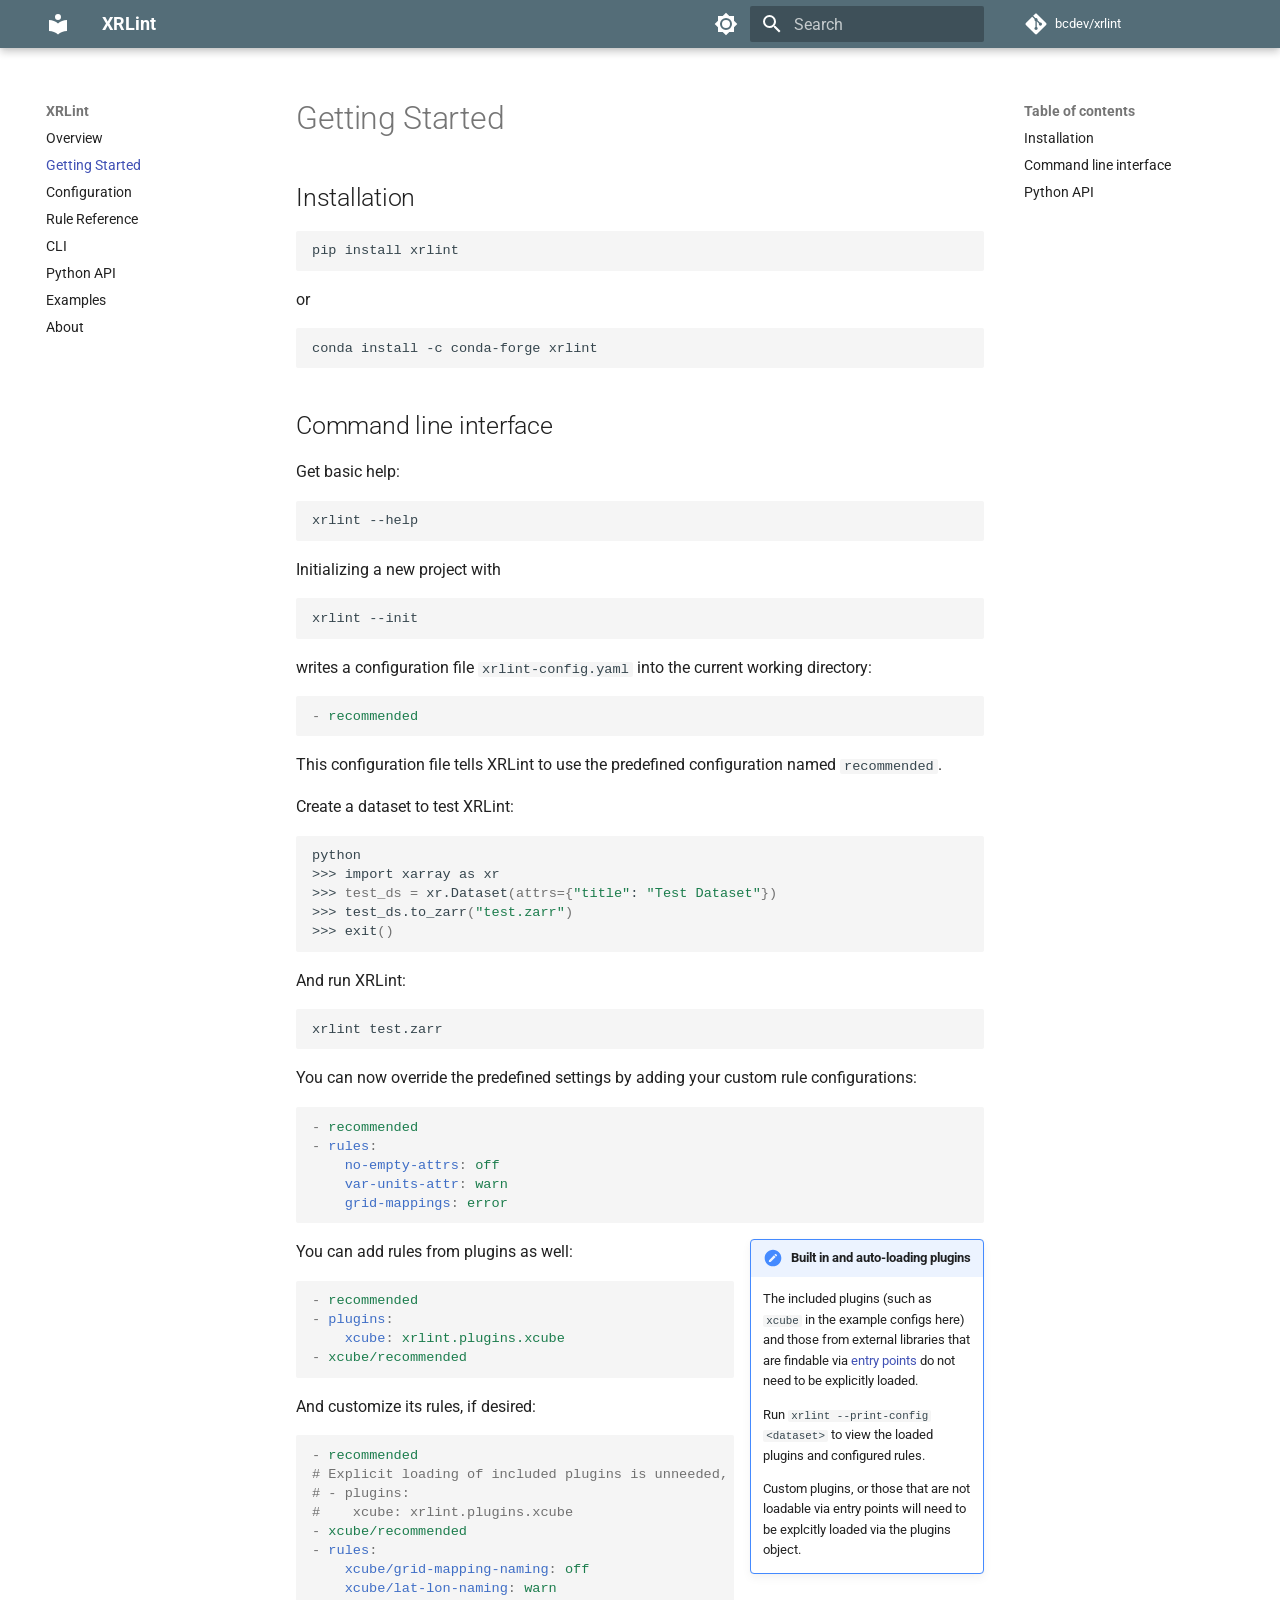
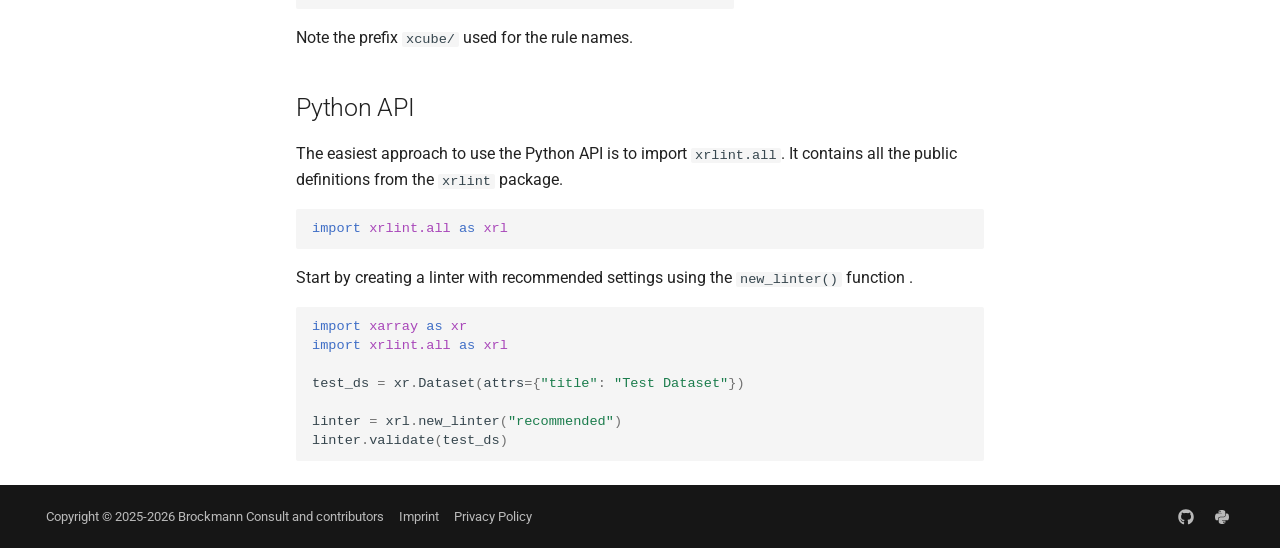
<file: start/index.html>
<!doctype html>
<html lang="en" class="no-js">
  <head>
    
      <meta charset="utf-8">
      <meta name="viewport" content="width=device-width,initial-scale=1">
      
      
      
      
        <link rel="prev" href="..">
      
      
        <link rel="next" href="../config/">
      
      
        
      
      
      <link rel="icon" href="../assets/images/favicon.png">
      <meta name="generator" content="mkdocs-1.6.1, mkdocs-material-9.7.7">
    
    
      
        <title>Getting Started - XRLint</title>
      
    
    
      <link rel="stylesheet" href="../assets/stylesheets/main.ec1eaa64.min.css">
      
        
        <link rel="stylesheet" href="../assets/stylesheets/palette.ab4e12ef.min.css">
      
      


    
    
      
    
    
      
    
    
      <link rel="stylesheet" href="../assets/_mkdocstrings.css">
    
      <link rel="stylesheet" href="../stylesheet/extra.css">
    
    <script>__md_scope=new URL("..",location),__md_hash=e=>[...e].reduce(((e,_)=>(e<<5)-e+_.charCodeAt(0)),0),__md_get=(e,_=localStorage,t=__md_scope)=>JSON.parse(_.getItem(t.pathname+"."+e)),__md_set=(e,_,t=localStorage,a=__md_scope)=>{try{t.setItem(a.pathname+"."+e,JSON.stringify(_))}catch(e){}}</script>
    
      

    
    
  </head>
  
  
    
    
      
    
    
    
    
    <body dir="ltr" data-md-color-scheme="default" data-md-color-primary="blue-grey" data-md-color-accent="indigo">
  
    
    <input class="md-toggle" data-md-toggle="drawer" type="checkbox" id="__drawer" autocomplete="off">
    <input class="md-toggle" data-md-toggle="search" type="checkbox" id="__search" autocomplete="off">
    <label class="md-overlay" for="__drawer"></label>
    <div data-md-component="skip">
      
        
        <a href="#getting-started" class="md-skip">
          Skip to content
        </a>
      
    </div>
    <div data-md-component="announce">
      
    </div>
    
    
      

  

<header class="md-header md-header--shadow" data-md-component="header">
  <nav class="md-header__inner md-grid" aria-label="Header">
    <a href=".." title="XRLint" class="md-header__button md-logo" aria-label="XRLint" data-md-component="logo">
      
  
  <svg xmlns="http://www.w3.org/2000/svg" viewBox="0 0 24 24"><path d="M12 8a3 3 0 0 0 3-3 3 3 0 0 0-3-3 3 3 0 0 0-3 3 3 3 0 0 0 3 3m0 3.54C9.64 9.35 6.5 8 3 8v11c3.5 0 6.64 1.35 9 3.54 2.36-2.19 5.5-3.54 9-3.54V8c-3.5 0-6.64 1.35-9 3.54"/></svg>

    </a>
    <label class="md-header__button md-icon" for="__drawer">
      
      <svg xmlns="http://www.w3.org/2000/svg" viewBox="0 0 24 24"><path d="M3 6h18v2H3zm0 5h18v2H3zm0 5h18v2H3z"/></svg>
    </label>
    <div class="md-header__title" data-md-component="header-title">
      <div class="md-header__ellipsis">
        <div class="md-header__topic">
          <span class="md-ellipsis">
            XRLint
          </span>
        </div>
        <div class="md-header__topic" data-md-component="header-topic">
          <span class="md-ellipsis">
            
              Getting Started
            
          </span>
        </div>
      </div>
    </div>
    
      
        <form class="md-header__option" data-md-component="palette">
  
    
    
    
    <input class="md-option" data-md-color-media="" data-md-color-scheme="default" data-md-color-primary="blue-grey" data-md-color-accent="indigo"  aria-label="Switch to dark mode"  type="radio" name="__palette" id="__palette_0">
    
      <label class="md-header__button md-icon" title="Switch to dark mode" for="__palette_1" hidden>
        <svg xmlns="http://www.w3.org/2000/svg" viewBox="0 0 24 24"><path d="M12 8a4 4 0 0 0-4 4 4 4 0 0 0 4 4 4 4 0 0 0 4-4 4 4 0 0 0-4-4m0 10a6 6 0 0 1-6-6 6 6 0 0 1 6-6 6 6 0 0 1 6 6 6 6 0 0 1-6 6m8-9.31V4h-4.69L12 .69 8.69 4H4v4.69L.69 12 4 15.31V20h4.69L12 23.31 15.31 20H20v-4.69L23.31 12z"/></svg>
      </label>
    
  
    
    
    
    <input class="md-option" data-md-color-media="" data-md-color-scheme="slate" data-md-color-primary="blue-grey" data-md-color-accent="indigo"  aria-label="Switch to light mode"  type="radio" name="__palette" id="__palette_1">
    
      <label class="md-header__button md-icon" title="Switch to light mode" for="__palette_0" hidden>
        <svg xmlns="http://www.w3.org/2000/svg" viewBox="0 0 24 24"><path d="M12 18c-.89 0-1.74-.2-2.5-.55C11.56 16.5 13 14.42 13 12s-1.44-4.5-3.5-5.45C10.26 6.2 11.11 6 12 6a6 6 0 0 1 6 6 6 6 0 0 1-6 6m8-9.31V4h-4.69L12 .69 8.69 4H4v4.69L.69 12 4 15.31V20h4.69L12 23.31 15.31 20H20v-4.69L23.31 12z"/></svg>
      </label>
    
  
</form>
      
    
    
      <script>var palette=__md_get("__palette");if(palette&&palette.color){if("(prefers-color-scheme)"===palette.color.media){var media=matchMedia("(prefers-color-scheme: light)"),input=document.querySelector(media.matches?"[data-md-color-media='(prefers-color-scheme: light)']":"[data-md-color-media='(prefers-color-scheme: dark)']");palette.color.media=input.getAttribute("data-md-color-media"),palette.color.scheme=input.getAttribute("data-md-color-scheme"),palette.color.primary=input.getAttribute("data-md-color-primary"),palette.color.accent=input.getAttribute("data-md-color-accent")}for(var[key,value]of Object.entries(palette.color))document.body.setAttribute("data-md-color-"+key,value)}</script>
    
    
    
      
      
        <label class="md-header__button md-icon" for="__search">
          
          <svg xmlns="http://www.w3.org/2000/svg" viewBox="0 0 24 24"><path d="M9.5 3A6.5 6.5 0 0 1 16 9.5c0 1.61-.59 3.09-1.56 4.23l.27.27h.79l5 5-1.5 1.5-5-5v-.79l-.27-.27A6.52 6.52 0 0 1 9.5 16 6.5 6.5 0 0 1 3 9.5 6.5 6.5 0 0 1 9.5 3m0 2C7 5 5 7 5 9.5S7 14 9.5 14 14 12 14 9.5 12 5 9.5 5"/></svg>
        </label>
        <div class="md-search" data-md-component="search" role="dialog">
  <label class="md-search__overlay" for="__search"></label>
  <div class="md-search__inner" role="search">
    <form class="md-search__form" name="search">
      <input type="text" class="md-search__input" name="query" aria-label="Search" placeholder="Search" autocapitalize="off" autocorrect="off" autocomplete="off" spellcheck="false" data-md-component="search-query" required>
      <label class="md-search__icon md-icon" for="__search">
        
        <svg xmlns="http://www.w3.org/2000/svg" viewBox="0 0 24 24"><path d="M9.5 3A6.5 6.5 0 0 1 16 9.5c0 1.61-.59 3.09-1.56 4.23l.27.27h.79l5 5-1.5 1.5-5-5v-.79l-.27-.27A6.52 6.52 0 0 1 9.5 16 6.5 6.5 0 0 1 3 9.5 6.5 6.5 0 0 1 9.5 3m0 2C7 5 5 7 5 9.5S7 14 9.5 14 14 12 14 9.5 12 5 9.5 5"/></svg>
        
        <svg xmlns="http://www.w3.org/2000/svg" viewBox="0 0 24 24"><path d="M20 11v2H8l5.5 5.5-1.42 1.42L4.16 12l7.92-7.92L13.5 5.5 8 11z"/></svg>
      </label>
      <nav class="md-search__options" aria-label="Search">
        
        <button type="reset" class="md-search__icon md-icon" title="Clear" aria-label="Clear" tabindex="-1">
          
          <svg xmlns="http://www.w3.org/2000/svg" viewBox="0 0 24 24"><path d="M19 6.41 17.59 5 12 10.59 6.41 5 5 6.41 10.59 12 5 17.59 6.41 19 12 13.41 17.59 19 19 17.59 13.41 12z"/></svg>
        </button>
      </nav>
      
    </form>
    <div class="md-search__output">
      <div class="md-search__scrollwrap" tabindex="0" data-md-scrollfix>
        <div class="md-search-result" data-md-component="search-result">
          <div class="md-search-result__meta">
            Initializing search
          </div>
          <ol class="md-search-result__list" role="presentation"></ol>
        </div>
      </div>
    </div>
  </div>
</div>
      
    
    
      <div class="md-header__source">
        <a href="https://github.com/bcdev/xrlint" title="Go to repository" class="md-source" data-md-component="source">
  <div class="md-source__icon md-icon">
    
    <svg xmlns="http://www.w3.org/2000/svg" viewBox="0 0 448 512"><!--! Font Awesome Free 7.1.0 by @fontawesome - https://fontawesome.com License - https://fontawesome.com/license/free (Icons: CC BY 4.0, Fonts: SIL OFL 1.1, Code: MIT License) Copyright 2025 Fonticons, Inc.--><path d="M439.6 236.1 244 40.5c-5.4-5.5-12.8-8.5-20.4-8.5s-15 3-20.4 8.4L162.5 81l51.5 51.5c27.1-9.1 52.7 16.8 43.4 43.7l49.7 49.7c34.2-11.8 61.2 31 35.5 56.7-26.5 26.5-70.2-2.9-56-37.3L240.3 199v121.9c25.3 12.5 22.3 41.8 9.1 55-6.4 6.4-15.2 10.1-24.3 10.1s-17.8-3.6-24.3-10.1c-17.6-17.6-11.1-46.9 11.2-56v-123c-20.8-8.5-24.6-30.7-18.6-45L142.6 101 8.5 235.1C3 240.6 0 247.9 0 255.5s3 15 8.5 20.4l195.6 195.7c5.4 5.4 12.7 8.4 20.4 8.4s15-3 20.4-8.4l194.7-194.7c5.4-5.4 8.4-12.8 8.4-20.4s-3-15-8.4-20.4"/></svg>
  </div>
  <div class="md-source__repository">
    bcdev/xrlint
  </div>
</a>
      </div>
    
  </nav>
  
</header>
    
    <div class="md-container" data-md-component="container">
      
      
        
          
        
      
      <main class="md-main" data-md-component="main">
        <div class="md-main__inner md-grid">
          
            
              
              <div class="md-sidebar md-sidebar--primary" data-md-component="sidebar" data-md-type="navigation" >
                <div class="md-sidebar__scrollwrap">
                  <div class="md-sidebar__inner">
                    



<nav class="md-nav md-nav--primary" aria-label="Navigation" data-md-level="0">
  <label class="md-nav__title" for="__drawer">
    <a href=".." title="XRLint" class="md-nav__button md-logo" aria-label="XRLint" data-md-component="logo">
      
  
  <svg xmlns="http://www.w3.org/2000/svg" viewBox="0 0 24 24"><path d="M12 8a3 3 0 0 0 3-3 3 3 0 0 0-3-3 3 3 0 0 0-3 3 3 3 0 0 0 3 3m0 3.54C9.64 9.35 6.5 8 3 8v11c3.5 0 6.64 1.35 9 3.54 2.36-2.19 5.5-3.54 9-3.54V8c-3.5 0-6.64 1.35-9 3.54"/></svg>

    </a>
    XRLint
  </label>
  
    <div class="md-nav__source">
      <a href="https://github.com/bcdev/xrlint" title="Go to repository" class="md-source" data-md-component="source">
  <div class="md-source__icon md-icon">
    
    <svg xmlns="http://www.w3.org/2000/svg" viewBox="0 0 448 512"><!--! Font Awesome Free 7.1.0 by @fontawesome - https://fontawesome.com License - https://fontawesome.com/license/free (Icons: CC BY 4.0, Fonts: SIL OFL 1.1, Code: MIT License) Copyright 2025 Fonticons, Inc.--><path d="M439.6 236.1 244 40.5c-5.4-5.5-12.8-8.5-20.4-8.5s-15 3-20.4 8.4L162.5 81l51.5 51.5c27.1-9.1 52.7 16.8 43.4 43.7l49.7 49.7c34.2-11.8 61.2 31 35.5 56.7-26.5 26.5-70.2-2.9-56-37.3L240.3 199v121.9c25.3 12.5 22.3 41.8 9.1 55-6.4 6.4-15.2 10.1-24.3 10.1s-17.8-3.6-24.3-10.1c-17.6-17.6-11.1-46.9 11.2-56v-123c-20.8-8.5-24.6-30.7-18.6-45L142.6 101 8.5 235.1C3 240.6 0 247.9 0 255.5s3 15 8.5 20.4l195.6 195.7c5.4 5.4 12.7 8.4 20.4 8.4s15-3 20.4-8.4l194.7-194.7c5.4-5.4 8.4-12.8 8.4-20.4s-3-15-8.4-20.4"/></svg>
  </div>
  <div class="md-source__repository">
    bcdev/xrlint
  </div>
</a>
    </div>
  
  <ul class="md-nav__list" data-md-scrollfix>
    
      
      
  
  
  
  
    <li class="md-nav__item">
      <a href=".." class="md-nav__link">
        
  
  
  <span class="md-ellipsis">
    
  
    Overview
  

    
  </span>
  
  

      </a>
    </li>
  

    
      
      
  
  
    
  
  
  
    <li class="md-nav__item md-nav__item--active">
      
      <input class="md-nav__toggle md-toggle" type="checkbox" id="__toc">
      
      
        
      
      
        <label class="md-nav__link md-nav__link--active" for="__toc">
          
  
  
  <span class="md-ellipsis">
    
  
    Getting Started
  

    
  </span>
  
  

          <span class="md-nav__icon md-icon"></span>
        </label>
      
      <a href="./" class="md-nav__link md-nav__link--active">
        
  
  
  <span class="md-ellipsis">
    
  
    Getting Started
  

    
  </span>
  
  

      </a>
      
        

<nav class="md-nav md-nav--secondary" aria-label="Table of contents">
  
  
  
    
  
  
    <label class="md-nav__title" for="__toc">
      <span class="md-nav__icon md-icon"></span>
      Table of contents
    </label>
    <ul class="md-nav__list" data-md-component="toc" data-md-scrollfix>
      
        <li class="md-nav__item">
  <a href="#installation" class="md-nav__link">
    <span class="md-ellipsis">
      
        Installation
      
    </span>
  </a>
  
</li>
      
        <li class="md-nav__item">
  <a href="#command-line-interface" class="md-nav__link">
    <span class="md-ellipsis">
      
        Command line interface
      
    </span>
  </a>
  
</li>
      
        <li class="md-nav__item">
  <a href="#python-api" class="md-nav__link">
    <span class="md-ellipsis">
      
        Python API
      
    </span>
  </a>
  
</li>
      
    </ul>
  
</nav>
      
    </li>
  

    
      
      
  
  
  
  
    <li class="md-nav__item">
      <a href="../config/" class="md-nav__link">
        
  
  
  <span class="md-ellipsis">
    
  
    Configuration
  

    
  </span>
  
  

      </a>
    </li>
  

    
      
      
  
  
  
  
    <li class="md-nav__item">
      <a href="../rule-ref/" class="md-nav__link">
        
  
  
  <span class="md-ellipsis">
    
  
    Rule Reference
  

    
  </span>
  
  

      </a>
    </li>
  

    
      
      
  
  
  
  
    <li class="md-nav__item">
      <a href="../cli/" class="md-nav__link">
        
  
  
  <span class="md-ellipsis">
    
  
    CLI
  

    
  </span>
  
  

      </a>
    </li>
  

    
      
      
  
  
  
  
    <li class="md-nav__item">
      <a href="../api/" class="md-nav__link">
        
  
  
  <span class="md-ellipsis">
    
  
    Python API
  

    
  </span>
  
  

      </a>
    </li>
  

    
      
      
  
  
  
  
    <li class="md-nav__item">
      <a href="../examples/" class="md-nav__link">
        
  
  
  <span class="md-ellipsis">
    
  
    Examples
  

    
  </span>
  
  

      </a>
    </li>
  

    
      
      
  
  
  
  
    <li class="md-nav__item">
      <a href="../about/" class="md-nav__link">
        
  
  
  <span class="md-ellipsis">
    
  
    About
  

    
  </span>
  
  

      </a>
    </li>
  

    
  </ul>
</nav>
                  </div>
                </div>
              </div>
            
            
              
              <div class="md-sidebar md-sidebar--secondary" data-md-component="sidebar" data-md-type="toc" >
                <div class="md-sidebar__scrollwrap">
                  <div class="md-sidebar__inner">
                    

<nav class="md-nav md-nav--secondary" aria-label="Table of contents">
  
  
  
    
  
  
    <label class="md-nav__title" for="__toc">
      <span class="md-nav__icon md-icon"></span>
      Table of contents
    </label>
    <ul class="md-nav__list" data-md-component="toc" data-md-scrollfix>
      
        <li class="md-nav__item">
  <a href="#installation" class="md-nav__link">
    <span class="md-ellipsis">
      
        Installation
      
    </span>
  </a>
  
</li>
      
        <li class="md-nav__item">
  <a href="#command-line-interface" class="md-nav__link">
    <span class="md-ellipsis">
      
        Command line interface
      
    </span>
  </a>
  
</li>
      
        <li class="md-nav__item">
  <a href="#python-api" class="md-nav__link">
    <span class="md-ellipsis">
      
        Python API
      
    </span>
  </a>
  
</li>
      
    </ul>
  
</nav>
                  </div>
                </div>
              </div>
            
          
          
            <div class="md-content" data-md-component="content">
              
              <article class="md-content__inner md-typeset">
                
                  


  
  


<h1 id="getting-started">Getting Started</h1>
<h2 id="installation">Installation</h2>
<div class="highlight"><pre><span></span><code>pip<span class="w"> </span>install<span class="w"> </span>xrlint
</code></pre></div>
<p>or</p>
<div class="highlight"><pre><span></span><code>conda<span class="w"> </span>install<span class="w"> </span>-c<span class="w"> </span>conda-forge<span class="w"> </span>xrlint
</code></pre></div>
<h2 id="command-line-interface">Command line interface</h2>
<p>Get basic help:</p>
<div class="highlight"><pre><span></span><code>xrlint<span class="w"> </span>--help
</code></pre></div>
<p>Initializing a new project with</p>
<div class="highlight"><pre><span></span><code>xrlint<span class="w"> </span>--init
</code></pre></div>
<p>writes a configuration file <code>xrlint-config.yaml</code> 
into the current working directory:</p>
<div class="highlight"><pre><span></span><code><span class="p p-Indicator">-</span><span class="w"> </span><span class="l l-Scalar l-Scalar-Plain">recommended</span>
</code></pre></div>
<p>This configuration file tells XRLint to use the predefined configuration
named <code>recommended</code>.  </p>
<p>Create a dataset to test XRLint:</p>
<div class="highlight"><pre><span></span><code>python
&gt;&gt;&gt;<span class="w"> </span>import<span class="w"> </span>xarray<span class="w"> </span>as<span class="w"> </span>xr
&gt;&gt;&gt;<span class="w"> </span><span class="nv">test_ds</span><span class="w"> </span><span class="o">=</span><span class="w"> </span>xr.Dataset<span class="o">(</span><span class="nv">attrs</span><span class="o">={</span><span class="s2">"title"</span>:<span class="w"> </span><span class="s2">"Test Dataset"</span><span class="o">})</span>
&gt;&gt;&gt;<span class="w"> </span>test_ds.to_zarr<span class="o">(</span><span class="s2">"test.zarr"</span><span class="o">)</span><span class="w"> </span>
&gt;&gt;&gt;<span class="w"> </span>exit<span class="o">()</span>
</code></pre></div>
<p>And run XRLint:</p>
<div class="highlight"><pre><span></span><code>xrlint<span class="w"> </span>test.zarr<span class="w"> </span>
</code></pre></div>
<p>You can now override the predefined settings by adding your custom
rule configurations:</p>
<div class="highlight"><pre><span></span><code><span class="p p-Indicator">-</span><span class="w"> </span><span class="l l-Scalar l-Scalar-Plain">recommended</span>
<span class="p p-Indicator">-</span><span class="w"> </span><span class="nt">rules</span><span class="p">:</span>
<span class="w">    </span><span class="nt">no-empty-attrs</span><span class="p">:</span><span class="w"> </span><span class="l l-Scalar l-Scalar-Plain">off</span>
<span class="w">    </span><span class="nt">var-units-attr</span><span class="p">:</span><span class="w"> </span><span class="l l-Scalar l-Scalar-Plain">warn</span>
<span class="w">    </span><span class="nt">grid-mappings</span><span class="p">:</span><span class="w"> </span><span class="l l-Scalar l-Scalar-Plain">error</span>
</code></pre></div>
<div class="admonition note inline end">
<p class="admonition-title">Built in and auto-loading plugins</p>
<p>The included plugins (such as <code>xcube</code> in the example configs here) and those from external libraries that are findable via <a href="https://setuptools.pypa.io/en/latest/userguide/entry_point.html">entry points</a> do not need to be explicitly loaded.</p>
<p>Run <code>xrlint --print-config &lt;dataset&gt;</code> to view the loaded plugins and configured rules.</p>
<p>Custom plugins, or those that are not loadable via entry points will need to be explcitly loaded via the plugins object.</p>
</div>
<p>You can add rules from plugins as well:</p>
<div class="highlight"><pre><span></span><code><span class="p p-Indicator">-</span><span class="w"> </span><span class="l l-Scalar l-Scalar-Plain">recommended</span>
<span class="p p-Indicator">-</span><span class="w"> </span><span class="nt">plugins</span><span class="p">:</span>
<span class="w">    </span><span class="nt">xcube</span><span class="p">:</span><span class="w"> </span><span class="l l-Scalar l-Scalar-Plain">xrlint.plugins.xcube</span>
<span class="p p-Indicator">-</span><span class="w"> </span><span class="l l-Scalar l-Scalar-Plain">xcube/recommended</span><span class="w">  </span>
</code></pre></div>
<p>And customize its rules, if desired:</p>
<div class="highlight"><pre><span></span><code><span class="p p-Indicator">-</span><span class="w"> </span><span class="l l-Scalar l-Scalar-Plain">recommended</span>
<span class="c1"># Explicit loading of included plugins is unneeded, see note</span>
<span class="c1"># - plugins:</span>
<span class="c1">#    xcube: xrlint.plugins.xcube</span>
<span class="p p-Indicator">-</span><span class="w"> </span><span class="l l-Scalar l-Scalar-Plain">xcube/recommended</span><span class="w">  </span>
<span class="p p-Indicator">-</span><span class="w"> </span><span class="nt">rules</span><span class="p">:</span>
<span class="w">    </span><span class="nt">xcube/grid-mapping-naming</span><span class="p">:</span><span class="w"> </span><span class="l l-Scalar l-Scalar-Plain">off</span>
<span class="w">    </span><span class="nt">xcube/lat-lon-naming</span><span class="p">:</span><span class="w"> </span><span class="l l-Scalar l-Scalar-Plain">warn</span>
</code></pre></div>
<p>Note the prefix <code>xcube/</code> used for the rule names.</p>
<h2 id="python-api">Python API</h2>
<p>The easiest approach to use the Python API is to import <code>xrlint.all</code>.
It contains all the public definitions from the <code>xrlint</code> package.</p>
<div class="highlight"><pre><span></span><code><span class="kn">import</span><span class="w"> </span><span class="nn">xrlint.all</span><span class="w"> </span><span class="k">as</span><span class="w"> </span><span class="nn">xrl</span>
</code></pre></div>
<p>Start by creating a linter with recommended settings 
using the <code>new_linter()</code> function .</p>
<div class="highlight"><pre><span></span><code><span class="kn">import</span><span class="w"> </span><span class="nn">xarray</span><span class="w"> </span><span class="k">as</span><span class="w"> </span><span class="nn">xr</span>
<span class="kn">import</span><span class="w"> </span><span class="nn">xrlint.all</span><span class="w"> </span><span class="k">as</span><span class="w"> </span><span class="nn">xrl</span>

<span class="n">test_ds</span> <span class="o">=</span> <span class="n">xr</span><span class="o">.</span><span class="n">Dataset</span><span class="p">(</span><span class="n">attrs</span><span class="o">=</span><span class="p">{</span><span class="s2">"title"</span><span class="p">:</span> <span class="s2">"Test Dataset"</span><span class="p">})</span>

<span class="n">linter</span> <span class="o">=</span> <span class="n">xrl</span><span class="o">.</span><span class="n">new_linter</span><span class="p">(</span><span class="s2">"recommended"</span><span class="p">)</span>
<span class="n">linter</span><span class="o">.</span><span class="n">validate</span><span class="p">(</span><span class="n">test_ds</span><span class="p">)</span>
</code></pre></div>












                
              </article>
            </div>
          
          
<script>var target=document.getElementById(location.hash.slice(1));target&&target.name&&(target.checked=target.name.startsWith("__tabbed_"))</script>
        </div>
        
      </main>
      
        <footer class="md-footer">
  
  <div class="md-footer-meta md-typeset">
    <div class="md-footer-meta__inner md-grid">
      <div class="md-copyright">
  
    <div class="md-copyright__highlight">
      Copyright &copy; 2025-2026 Brockmann Consult and contributors
      
        &nbsp;&nbsp;&nbsp;
        <a href="https://www.brockmann-consult.de/imprint/" rel="noopener">Imprint</a>
      
        &nbsp;&nbsp;&nbsp;
        <a href="https://www.brockmann-consult.de/privacy-policy-documentation-pages/" rel="noopener">Privacy Policy</a>
      
    </div>
  
</div>
      
        
<div class="md-social">
  
    
    
    
    
      
      
    
    <a href="https://github.com/bcdev/xrlint" target="_blank" rel="noopener" title="github.com" class="md-social__link">
      <svg xmlns="http://www.w3.org/2000/svg" viewBox="0 0 512 512"><!--! Font Awesome Free 7.1.0 by @fontawesome - https://fontawesome.com License - https://fontawesome.com/license/free (Icons: CC BY 4.0, Fonts: SIL OFL 1.1, Code: MIT License) Copyright 2025 Fonticons, Inc.--><path d="M173.9 397.4c0 2-2.3 3.6-5.2 3.6-3.3.3-5.6-1.3-5.6-3.6 0-2 2.3-3.6 5.2-3.6 3-.3 5.6 1.3 5.6 3.6m-31.1-4.5c-.7 2 1.3 4.3 4.3 4.9 2.6 1 5.6 0 6.2-2s-1.3-4.3-4.3-5.2c-2.6-.7-5.5.3-6.2 2.3m44.2-1.7c-2.9.7-4.9 2.6-4.6 4.9.3 2 2.9 3.3 5.9 2.6 2.9-.7 4.9-2.6 4.6-4.6-.3-1.9-3-3.2-5.9-2.9M252.8 8C114.1 8 8 113.3 8 252c0 110.9 69.8 205.8 169.5 239.2 12.8 2.3 17.3-5.6 17.3-12.1 0-6.2-.3-40.4-.3-61.4 0 0-70 15-84.7-29.8 0 0-11.4-29.1-27.8-36.6 0 0-22.9-15.7 1.6-15.4 0 0 24.9 2 38.6 25.8 21.9 38.6 58.6 27.5 72.9 20.9 2.3-16 8.8-27.1 16-33.7-55.9-6.2-112.3-14.3-112.3-110.5 0-27.5 7.6-41.3 23.6-58.9-2.6-6.5-11.1-33.3 2.6-67.9 20.9-6.5 69 27 69 27 20-5.6 41.5-8.5 62.8-8.5s42.8 2.9 62.8 8.5c0 0 48.1-33.6 69-27 13.7 34.7 5.2 61.4 2.6 67.9 16 17.7 25.8 31.5 25.8 58.9 0 96.5-58.9 104.2-114.8 110.5 9.2 7.9 17 22.9 17 46.4 0 33.7-.3 75.4-.3 83.6 0 6.5 4.6 14.4 17.3 12.1C436.2 457.8 504 362.9 504 252 504 113.3 391.5 8 252.8 8M105.2 352.9c-1.3 1-1 3.3.7 5.2 1.6 1.6 3.9 2.3 5.2 1 1.3-1 1-3.3-.7-5.2-1.6-1.6-3.9-2.3-5.2-1m-10.8-8.1c-.7 1.3.3 2.9 2.3 3.9 1.6 1 3.6.7 4.3-.7.7-1.3-.3-2.9-2.3-3.9-2-.6-3.6-.3-4.3.7m32.4 35.6c-1.6 1.3-1 4.3 1.3 6.2 2.3 2.3 5.2 2.6 6.5 1 1.3-1.3.7-4.3-1.3-6.2-2.2-2.3-5.2-2.6-6.5-1m-11.4-14.7c-1.6 1-1.6 3.6 0 5.9s4.3 3.3 5.6 2.3c1.6-1.3 1.6-3.9 0-6.2-1.4-2.3-4-3.3-5.6-2"/></svg>
    </a>
  
    
    
    
    
      
      
    
    <a href="https://pypi.org/project/xrlint/" target="_blank" rel="noopener" title="pypi.org" class="md-social__link">
      <svg xmlns="http://www.w3.org/2000/svg" viewBox="0 0 448 512"><!--! Font Awesome Free 7.1.0 by @fontawesome - https://fontawesome.com License - https://fontawesome.com/license/free (Icons: CC BY 4.0, Fonts: SIL OFL 1.1, Code: MIT License) Copyright 2025 Fonticons, Inc.--><path d="M439.8 200.5c-7.7-30.9-22.3-54.2-53.4-54.2h-40.1v47.4c0 36.8-31.2 67.8-66.8 67.8H172.7c-29.2 0-53.4 25-53.4 54.3v101.8c0 29 25.2 46 53.4 54.3 33.8 9.9 66.3 11.7 106.8 0 26.9-7.8 53.4-23.5 53.4-54.3v-40.7H226.2v-13.6h160.2c31.1 0 42.6-21.7 53.4-54.2 11.2-33.5 10.7-65.7 0-108.6M286.2 444.7a20.4 20.4 0 1 1 0-40.7 20.4 20.4 0 1 1 0 40.7M167.8 248.1h106.8c29.7 0 53.4-24.5 53.4-54.3V91.9c0-29-24.4-50.7-53.4-55.6-35.8-5.9-74.7-5.6-106.8.1-45.2 8-53.4 24.7-53.4 55.6v40.7h106.9v13.6h-147c-31.1 0-58.3 18.7-66.8 54.2-9.8 40.7-10.2 66.1 0 108.6 7.6 31.6 25.7 54.2 56.8 54.2H101v-48.8c0-35.3 30.5-66.4 66.8-66.4m-6.6-183.4a20.4 20.4 0 1 1 0 40.8 20.4 20.4 0 1 1 0-40.8"/></svg>
    </a>
  
</div>
      
    </div>
  </div>
</footer>
      
    </div>
    <div class="md-dialog" data-md-component="dialog">
      <div class="md-dialog__inner md-typeset"></div>
    </div>
    
    
    
      
      
      <script id="__config" type="application/json">{"annotate": null, "base": "..", "features": [], "search": "../assets/javascripts/workers/search.2c215733.min.js", "tags": null, "translations": {"clipboard.copied": "Copied to clipboard", "clipboard.copy": "Copy to clipboard", "search.result.more.one": "1 more on this page", "search.result.more.other": "# more on this page", "search.result.none": "No matching documents", "search.result.one": "1 matching document", "search.result.other": "# matching documents", "search.result.placeholder": "Type to start searching", "search.result.term.missing": "Missing", "select.version": "Select version"}, "version": null}</script>
    
    
      <script src="../assets/javascripts/bundle.d7400e89.min.js"></script>
      
    
  </body>
</html>
</file>
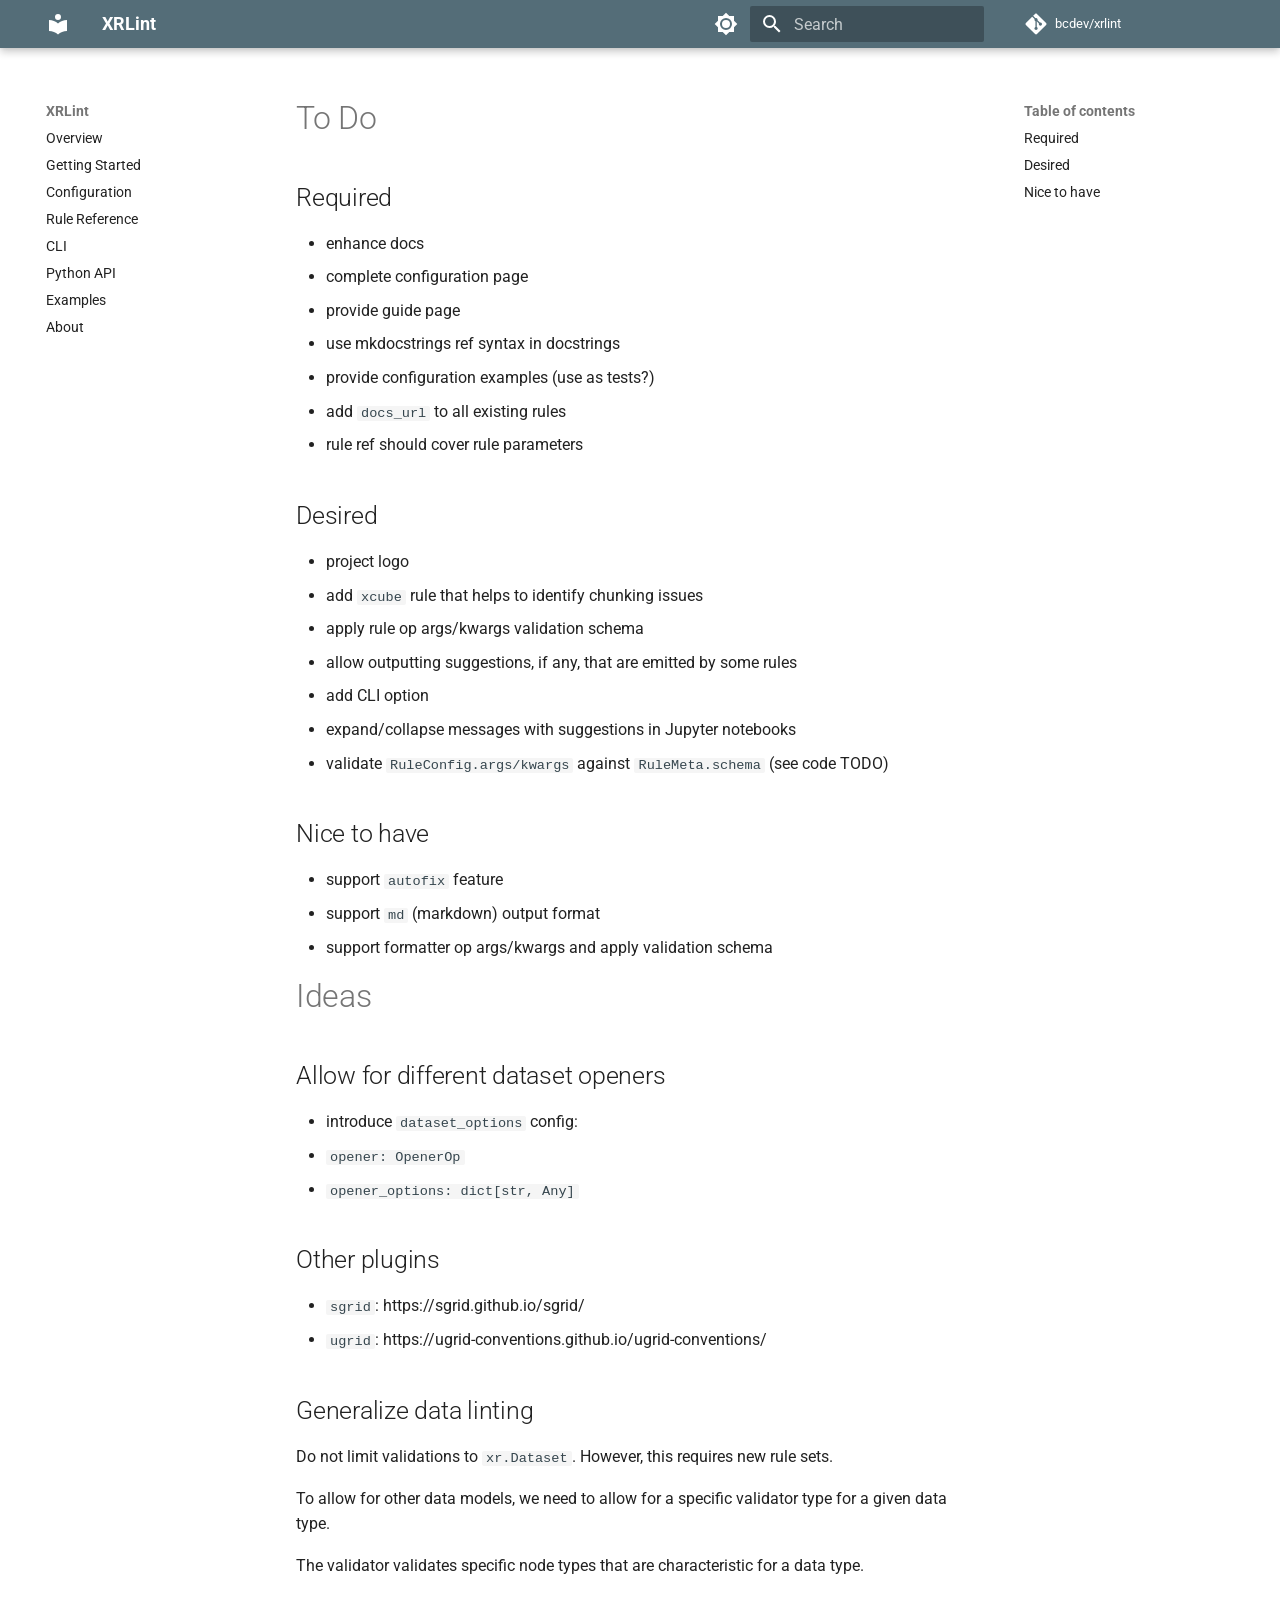
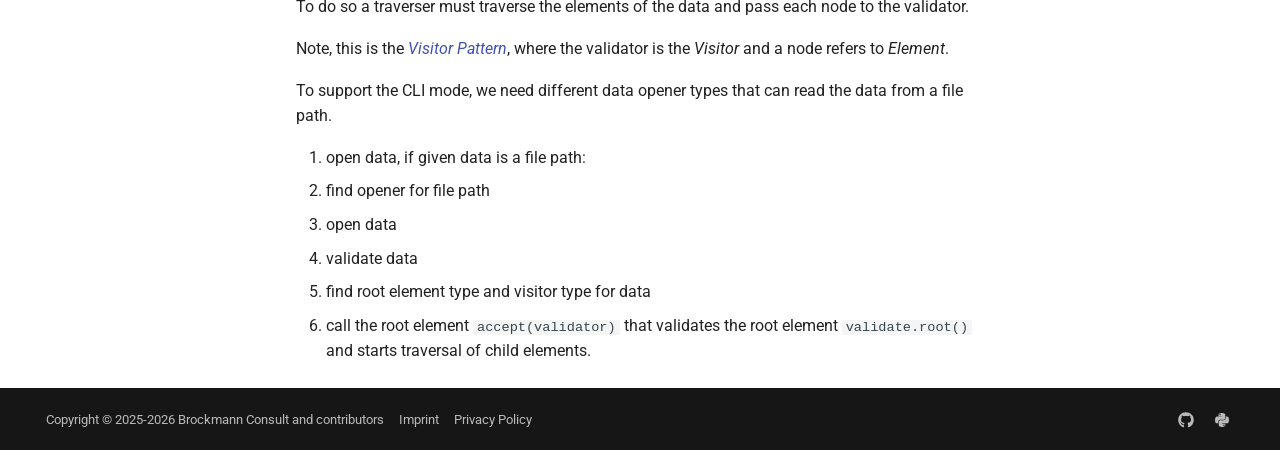
<file: todo/index.html>
<!doctype html>
<html lang="en" class="no-js">
  <head>
    
      <meta charset="utf-8">
      <meta name="viewport" content="width=device-width,initial-scale=1">
      
      
      
      
      
      
        
      
      
      <link rel="icon" href="../assets/images/favicon.png">
      <meta name="generator" content="mkdocs-1.6.1, mkdocs-material-9.7.7">
    
    
      
        <title>To Do - XRLint</title>
      
    
    
      <link rel="stylesheet" href="../assets/stylesheets/main.ec1eaa64.min.css">
      
        
        <link rel="stylesheet" href="../assets/stylesheets/palette.ab4e12ef.min.css">
      
      


    
    
      
    
    
      
    
    
      <link rel="stylesheet" href="../assets/_mkdocstrings.css">
    
      <link rel="stylesheet" href="../stylesheet/extra.css">
    
    <script>__md_scope=new URL("..",location),__md_hash=e=>[...e].reduce(((e,_)=>(e<<5)-e+_.charCodeAt(0)),0),__md_get=(e,_=localStorage,t=__md_scope)=>JSON.parse(_.getItem(t.pathname+"."+e)),__md_set=(e,_,t=localStorage,a=__md_scope)=>{try{t.setItem(a.pathname+"."+e,JSON.stringify(_))}catch(e){}}</script>
    
      

    
    
  </head>
  
  
    
    
      
    
    
    
    
    <body dir="ltr" data-md-color-scheme="default" data-md-color-primary="blue-grey" data-md-color-accent="indigo">
  
    
    <input class="md-toggle" data-md-toggle="drawer" type="checkbox" id="__drawer" autocomplete="off">
    <input class="md-toggle" data-md-toggle="search" type="checkbox" id="__search" autocomplete="off">
    <label class="md-overlay" for="__drawer"></label>
    <div data-md-component="skip">
      
        
        <a href="#to-do" class="md-skip">
          Skip to content
        </a>
      
    </div>
    <div data-md-component="announce">
      
    </div>
    
    
      

  

<header class="md-header md-header--shadow" data-md-component="header">
  <nav class="md-header__inner md-grid" aria-label="Header">
    <a href=".." title="XRLint" class="md-header__button md-logo" aria-label="XRLint" data-md-component="logo">
      
  
  <svg xmlns="http://www.w3.org/2000/svg" viewBox="0 0 24 24"><path d="M12 8a3 3 0 0 0 3-3 3 3 0 0 0-3-3 3 3 0 0 0-3 3 3 3 0 0 0 3 3m0 3.54C9.64 9.35 6.5 8 3 8v11c3.5 0 6.64 1.35 9 3.54 2.36-2.19 5.5-3.54 9-3.54V8c-3.5 0-6.64 1.35-9 3.54"/></svg>

    </a>
    <label class="md-header__button md-icon" for="__drawer">
      
      <svg xmlns="http://www.w3.org/2000/svg" viewBox="0 0 24 24"><path d="M3 6h18v2H3zm0 5h18v2H3zm0 5h18v2H3z"/></svg>
    </label>
    <div class="md-header__title" data-md-component="header-title">
      <div class="md-header__ellipsis">
        <div class="md-header__topic">
          <span class="md-ellipsis">
            XRLint
          </span>
        </div>
        <div class="md-header__topic" data-md-component="header-topic">
          <span class="md-ellipsis">
            
              To Do
            
          </span>
        </div>
      </div>
    </div>
    
      
        <form class="md-header__option" data-md-component="palette">
  
    
    
    
    <input class="md-option" data-md-color-media="" data-md-color-scheme="default" data-md-color-primary="blue-grey" data-md-color-accent="indigo"  aria-label="Switch to dark mode"  type="radio" name="__palette" id="__palette_0">
    
      <label class="md-header__button md-icon" title="Switch to dark mode" for="__palette_1" hidden>
        <svg xmlns="http://www.w3.org/2000/svg" viewBox="0 0 24 24"><path d="M12 8a4 4 0 0 0-4 4 4 4 0 0 0 4 4 4 4 0 0 0 4-4 4 4 0 0 0-4-4m0 10a6 6 0 0 1-6-6 6 6 0 0 1 6-6 6 6 0 0 1 6 6 6 6 0 0 1-6 6m8-9.31V4h-4.69L12 .69 8.69 4H4v4.69L.69 12 4 15.31V20h4.69L12 23.31 15.31 20H20v-4.69L23.31 12z"/></svg>
      </label>
    
  
    
    
    
    <input class="md-option" data-md-color-media="" data-md-color-scheme="slate" data-md-color-primary="blue-grey" data-md-color-accent="indigo"  aria-label="Switch to light mode"  type="radio" name="__palette" id="__palette_1">
    
      <label class="md-header__button md-icon" title="Switch to light mode" for="__palette_0" hidden>
        <svg xmlns="http://www.w3.org/2000/svg" viewBox="0 0 24 24"><path d="M12 18c-.89 0-1.74-.2-2.5-.55C11.56 16.5 13 14.42 13 12s-1.44-4.5-3.5-5.45C10.26 6.2 11.11 6 12 6a6 6 0 0 1 6 6 6 6 0 0 1-6 6m8-9.31V4h-4.69L12 .69 8.69 4H4v4.69L.69 12 4 15.31V20h4.69L12 23.31 15.31 20H20v-4.69L23.31 12z"/></svg>
      </label>
    
  
</form>
      
    
    
      <script>var palette=__md_get("__palette");if(palette&&palette.color){if("(prefers-color-scheme)"===palette.color.media){var media=matchMedia("(prefers-color-scheme: light)"),input=document.querySelector(media.matches?"[data-md-color-media='(prefers-color-scheme: light)']":"[data-md-color-media='(prefers-color-scheme: dark)']");palette.color.media=input.getAttribute("data-md-color-media"),palette.color.scheme=input.getAttribute("data-md-color-scheme"),palette.color.primary=input.getAttribute("data-md-color-primary"),palette.color.accent=input.getAttribute("data-md-color-accent")}for(var[key,value]of Object.entries(palette.color))document.body.setAttribute("data-md-color-"+key,value)}</script>
    
    
    
      
      
        <label class="md-header__button md-icon" for="__search">
          
          <svg xmlns="http://www.w3.org/2000/svg" viewBox="0 0 24 24"><path d="M9.5 3A6.5 6.5 0 0 1 16 9.5c0 1.61-.59 3.09-1.56 4.23l.27.27h.79l5 5-1.5 1.5-5-5v-.79l-.27-.27A6.52 6.52 0 0 1 9.5 16 6.5 6.5 0 0 1 3 9.5 6.5 6.5 0 0 1 9.5 3m0 2C7 5 5 7 5 9.5S7 14 9.5 14 14 12 14 9.5 12 5 9.5 5"/></svg>
        </label>
        <div class="md-search" data-md-component="search" role="dialog">
  <label class="md-search__overlay" for="__search"></label>
  <div class="md-search__inner" role="search">
    <form class="md-search__form" name="search">
      <input type="text" class="md-search__input" name="query" aria-label="Search" placeholder="Search" autocapitalize="off" autocorrect="off" autocomplete="off" spellcheck="false" data-md-component="search-query" required>
      <label class="md-search__icon md-icon" for="__search">
        
        <svg xmlns="http://www.w3.org/2000/svg" viewBox="0 0 24 24"><path d="M9.5 3A6.5 6.5 0 0 1 16 9.5c0 1.61-.59 3.09-1.56 4.23l.27.27h.79l5 5-1.5 1.5-5-5v-.79l-.27-.27A6.52 6.52 0 0 1 9.5 16 6.5 6.5 0 0 1 3 9.5 6.5 6.5 0 0 1 9.5 3m0 2C7 5 5 7 5 9.5S7 14 9.5 14 14 12 14 9.5 12 5 9.5 5"/></svg>
        
        <svg xmlns="http://www.w3.org/2000/svg" viewBox="0 0 24 24"><path d="M20 11v2H8l5.5 5.5-1.42 1.42L4.16 12l7.92-7.92L13.5 5.5 8 11z"/></svg>
      </label>
      <nav class="md-search__options" aria-label="Search">
        
        <button type="reset" class="md-search__icon md-icon" title="Clear" aria-label="Clear" tabindex="-1">
          
          <svg xmlns="http://www.w3.org/2000/svg" viewBox="0 0 24 24"><path d="M19 6.41 17.59 5 12 10.59 6.41 5 5 6.41 10.59 12 5 17.59 6.41 19 12 13.41 17.59 19 19 17.59 13.41 12z"/></svg>
        </button>
      </nav>
      
    </form>
    <div class="md-search__output">
      <div class="md-search__scrollwrap" tabindex="0" data-md-scrollfix>
        <div class="md-search-result" data-md-component="search-result">
          <div class="md-search-result__meta">
            Initializing search
          </div>
          <ol class="md-search-result__list" role="presentation"></ol>
        </div>
      </div>
    </div>
  </div>
</div>
      
    
    
      <div class="md-header__source">
        <a href="https://github.com/bcdev/xrlint" title="Go to repository" class="md-source" data-md-component="source">
  <div class="md-source__icon md-icon">
    
    <svg xmlns="http://www.w3.org/2000/svg" viewBox="0 0 448 512"><!--! Font Awesome Free 7.1.0 by @fontawesome - https://fontawesome.com License - https://fontawesome.com/license/free (Icons: CC BY 4.0, Fonts: SIL OFL 1.1, Code: MIT License) Copyright 2025 Fonticons, Inc.--><path d="M439.6 236.1 244 40.5c-5.4-5.5-12.8-8.5-20.4-8.5s-15 3-20.4 8.4L162.5 81l51.5 51.5c27.1-9.1 52.7 16.8 43.4 43.7l49.7 49.7c34.2-11.8 61.2 31 35.5 56.7-26.5 26.5-70.2-2.9-56-37.3L240.3 199v121.9c25.3 12.5 22.3 41.8 9.1 55-6.4 6.4-15.2 10.1-24.3 10.1s-17.8-3.6-24.3-10.1c-17.6-17.6-11.1-46.9 11.2-56v-123c-20.8-8.5-24.6-30.7-18.6-45L142.6 101 8.5 235.1C3 240.6 0 247.9 0 255.5s3 15 8.5 20.4l195.6 195.7c5.4 5.4 12.7 8.4 20.4 8.4s15-3 20.4-8.4l194.7-194.7c5.4-5.4 8.4-12.8 8.4-20.4s-3-15-8.4-20.4"/></svg>
  </div>
  <div class="md-source__repository">
    bcdev/xrlint
  </div>
</a>
      </div>
    
  </nav>
  
</header>
    
    <div class="md-container" data-md-component="container">
      
      
        
          
        
      
      <main class="md-main" data-md-component="main">
        <div class="md-main__inner md-grid">
          
            
              
              <div class="md-sidebar md-sidebar--primary" data-md-component="sidebar" data-md-type="navigation" >
                <div class="md-sidebar__scrollwrap">
                  <div class="md-sidebar__inner">
                    



<nav class="md-nav md-nav--primary" aria-label="Navigation" data-md-level="0">
  <label class="md-nav__title" for="__drawer">
    <a href=".." title="XRLint" class="md-nav__button md-logo" aria-label="XRLint" data-md-component="logo">
      
  
  <svg xmlns="http://www.w3.org/2000/svg" viewBox="0 0 24 24"><path d="M12 8a3 3 0 0 0 3-3 3 3 0 0 0-3-3 3 3 0 0 0-3 3 3 3 0 0 0 3 3m0 3.54C9.64 9.35 6.5 8 3 8v11c3.5 0 6.64 1.35 9 3.54 2.36-2.19 5.5-3.54 9-3.54V8c-3.5 0-6.64 1.35-9 3.54"/></svg>

    </a>
    XRLint
  </label>
  
    <div class="md-nav__source">
      <a href="https://github.com/bcdev/xrlint" title="Go to repository" class="md-source" data-md-component="source">
  <div class="md-source__icon md-icon">
    
    <svg xmlns="http://www.w3.org/2000/svg" viewBox="0 0 448 512"><!--! Font Awesome Free 7.1.0 by @fontawesome - https://fontawesome.com License - https://fontawesome.com/license/free (Icons: CC BY 4.0, Fonts: SIL OFL 1.1, Code: MIT License) Copyright 2025 Fonticons, Inc.--><path d="M439.6 236.1 244 40.5c-5.4-5.5-12.8-8.5-20.4-8.5s-15 3-20.4 8.4L162.5 81l51.5 51.5c27.1-9.1 52.7 16.8 43.4 43.7l49.7 49.7c34.2-11.8 61.2 31 35.5 56.7-26.5 26.5-70.2-2.9-56-37.3L240.3 199v121.9c25.3 12.5 22.3 41.8 9.1 55-6.4 6.4-15.2 10.1-24.3 10.1s-17.8-3.6-24.3-10.1c-17.6-17.6-11.1-46.9 11.2-56v-123c-20.8-8.5-24.6-30.7-18.6-45L142.6 101 8.5 235.1C3 240.6 0 247.9 0 255.5s3 15 8.5 20.4l195.6 195.7c5.4 5.4 12.7 8.4 20.4 8.4s15-3 20.4-8.4l194.7-194.7c5.4-5.4 8.4-12.8 8.4-20.4s-3-15-8.4-20.4"/></svg>
  </div>
  <div class="md-source__repository">
    bcdev/xrlint
  </div>
</a>
    </div>
  
  <ul class="md-nav__list" data-md-scrollfix>
    
      
      
  
  
  
  
    <li class="md-nav__item">
      <a href=".." class="md-nav__link">
        
  
  
  <span class="md-ellipsis">
    
  
    Overview
  

    
  </span>
  
  

      </a>
    </li>
  

    
      
      
  
  
  
  
    <li class="md-nav__item">
      <a href="../start/" class="md-nav__link">
        
  
  
  <span class="md-ellipsis">
    
  
    Getting Started
  

    
  </span>
  
  

      </a>
    </li>
  

    
      
      
  
  
  
  
    <li class="md-nav__item">
      <a href="../config/" class="md-nav__link">
        
  
  
  <span class="md-ellipsis">
    
  
    Configuration
  

    
  </span>
  
  

      </a>
    </li>
  

    
      
      
  
  
  
  
    <li class="md-nav__item">
      <a href="../rule-ref/" class="md-nav__link">
        
  
  
  <span class="md-ellipsis">
    
  
    Rule Reference
  

    
  </span>
  
  

      </a>
    </li>
  

    
      
      
  
  
  
  
    <li class="md-nav__item">
      <a href="../cli/" class="md-nav__link">
        
  
  
  <span class="md-ellipsis">
    
  
    CLI
  

    
  </span>
  
  

      </a>
    </li>
  

    
      
      
  
  
  
  
    <li class="md-nav__item">
      <a href="../api/" class="md-nav__link">
        
  
  
  <span class="md-ellipsis">
    
  
    Python API
  

    
  </span>
  
  

      </a>
    </li>
  

    
      
      
  
  
  
  
    <li class="md-nav__item">
      <a href="../examples/" class="md-nav__link">
        
  
  
  <span class="md-ellipsis">
    
  
    Examples
  

    
  </span>
  
  

      </a>
    </li>
  

    
      
      
  
  
  
  
    <li class="md-nav__item">
      <a href="../about/" class="md-nav__link">
        
  
  
  <span class="md-ellipsis">
    
  
    About
  

    
  </span>
  
  

      </a>
    </li>
  

    
  </ul>
</nav>
                  </div>
                </div>
              </div>
            
            
              
              <div class="md-sidebar md-sidebar--secondary" data-md-component="sidebar" data-md-type="toc" >
                <div class="md-sidebar__scrollwrap">
                  <div class="md-sidebar__inner">
                    

<nav class="md-nav md-nav--secondary" aria-label="Table of contents">
  
  
  
    
  
  
    <label class="md-nav__title" for="__toc">
      <span class="md-nav__icon md-icon"></span>
      Table of contents
    </label>
    <ul class="md-nav__list" data-md-component="toc" data-md-scrollfix>
      
        <li class="md-nav__item">
  <a href="#required" class="md-nav__link">
    <span class="md-ellipsis">
      
        Required
      
    </span>
  </a>
  
</li>
      
        <li class="md-nav__item">
  <a href="#desired" class="md-nav__link">
    <span class="md-ellipsis">
      
        Desired
      
    </span>
  </a>
  
</li>
      
        <li class="md-nav__item">
  <a href="#nice-to-have" class="md-nav__link">
    <span class="md-ellipsis">
      
        Nice to have
      
    </span>
  </a>
  
</li>
      
    </ul>
  
</nav>
                  </div>
                </div>
              </div>
            
          
          
            <div class="md-content" data-md-component="content">
              
              <article class="md-content__inner md-typeset">
                
                  


  
  


<h1 id="to-do">To Do</h1>
<h2 id="required">Required</h2>
<ul>
<li>enhance docs</li>
<li>complete configuration page</li>
<li>provide guide page</li>
<li>use mkdocstrings ref syntax in docstrings</li>
<li>provide configuration examples (use as tests?)</li>
<li>add <code>docs_url</code> to all existing rules </li>
<li>rule ref should cover rule parameters</li>
</ul>
<h2 id="desired">Desired</h2>
<ul>
<li>project logo</li>
<li>add <code>xcube</code> rule that helps to identify chunking issues </li>
<li>apply rule op args/kwargs validation schema </li>
<li>allow outputting suggestions, if any, that are emitted by some rules</li>
<li>add CLI option</li>
<li>expand/collapse messages with suggestions in Jupyter notebooks</li>
<li>validate <code>RuleConfig.args/kwargs</code> against <code>RuleMeta.schema</code>
  (see code TODO)</li>
</ul>
<h2 id="nice-to-have">Nice to have</h2>
<ul>
<li>support <code>autofix</code> feature</li>
<li>support <code>md</code> (markdown) output format</li>
<li>support formatter op args/kwargs and apply validation schema</li>
</ul>
<h1 id="ideas">Ideas</h1>
<h2 id="allow-for-different-dataset-openers">Allow for different dataset openers</h2>
<ul>
<li>introduce <code>dataset_options</code> config:</li>
<li><code>opener: OpenerOp</code></li>
<li><code>opener_options: dict[str, Any]</code></li>
</ul>
<h2 id="other-plugins">Other plugins</h2>
<ul>
<li><code>sgrid</code>: https://sgrid.github.io/sgrid/</li>
<li><code>ugrid</code>: https://ugrid-conventions.github.io/ugrid-conventions/</li>
</ul>
<h2 id="generalize-data-linting">Generalize data linting</h2>
<p>Do not limit validations to <code>xr.Dataset</code>.
However, this requires new rule sets.</p>
<p>To allow for other data models, we need to allow 
for a specific validator type for a given data type.</p>
<p>The validator validates specific node types
that are characteristic for a data type.</p>
<p>To do so a traverser must traverse the elements of the data
and pass each node to the validator.</p>
<p>Note, this is the <a href="https://en.wikipedia.org/wiki/Visitor_pattern"><em>Visitor Pattern</em></a>, 
where the validator is the <em>Visitor</em> and a node refers to <em>Element</em>.</p>
<p>To support the CLI mode, we need different data opener 
types that can read the data from a file path.</p>
<ol>
<li>open data, if given data is a file path: </li>
<li>find opener for file path</li>
<li>open data </li>
<li>validate data</li>
<li>find root element type and visitor type for data </li>
<li>call the root element <code>accept(validator)</code> that validates the 
     root element <code>validate.root()</code> and starts traversal of 
     child elements.</li>
</ol>












                
              </article>
            </div>
          
          
<script>var target=document.getElementById(location.hash.slice(1));target&&target.name&&(target.checked=target.name.startsWith("__tabbed_"))</script>
        </div>
        
      </main>
      
        <footer class="md-footer">
  
  <div class="md-footer-meta md-typeset">
    <div class="md-footer-meta__inner md-grid">
      <div class="md-copyright">
  
    <div class="md-copyright__highlight">
      Copyright &copy; 2025-2026 Brockmann Consult and contributors
      
        &nbsp;&nbsp;&nbsp;
        <a href="https://www.brockmann-consult.de/imprint/" rel="noopener">Imprint</a>
      
        &nbsp;&nbsp;&nbsp;
        <a href="https://www.brockmann-consult.de/privacy-policy-documentation-pages/" rel="noopener">Privacy Policy</a>
      
    </div>
  
</div>
      
        
<div class="md-social">
  
    
    
    
    
      
      
    
    <a href="https://github.com/bcdev/xrlint" target="_blank" rel="noopener" title="github.com" class="md-social__link">
      <svg xmlns="http://www.w3.org/2000/svg" viewBox="0 0 512 512"><!--! Font Awesome Free 7.1.0 by @fontawesome - https://fontawesome.com License - https://fontawesome.com/license/free (Icons: CC BY 4.0, Fonts: SIL OFL 1.1, Code: MIT License) Copyright 2025 Fonticons, Inc.--><path d="M173.9 397.4c0 2-2.3 3.6-5.2 3.6-3.3.3-5.6-1.3-5.6-3.6 0-2 2.3-3.6 5.2-3.6 3-.3 5.6 1.3 5.6 3.6m-31.1-4.5c-.7 2 1.3 4.3 4.3 4.9 2.6 1 5.6 0 6.2-2s-1.3-4.3-4.3-5.2c-2.6-.7-5.5.3-6.2 2.3m44.2-1.7c-2.9.7-4.9 2.6-4.6 4.9.3 2 2.9 3.3 5.9 2.6 2.9-.7 4.9-2.6 4.6-4.6-.3-1.9-3-3.2-5.9-2.9M252.8 8C114.1 8 8 113.3 8 252c0 110.9 69.8 205.8 169.5 239.2 12.8 2.3 17.3-5.6 17.3-12.1 0-6.2-.3-40.4-.3-61.4 0 0-70 15-84.7-29.8 0 0-11.4-29.1-27.8-36.6 0 0-22.9-15.7 1.6-15.4 0 0 24.9 2 38.6 25.8 21.9 38.6 58.6 27.5 72.9 20.9 2.3-16 8.8-27.1 16-33.7-55.9-6.2-112.3-14.3-112.3-110.5 0-27.5 7.6-41.3 23.6-58.9-2.6-6.5-11.1-33.3 2.6-67.9 20.9-6.5 69 27 69 27 20-5.6 41.5-8.5 62.8-8.5s42.8 2.9 62.8 8.5c0 0 48.1-33.6 69-27 13.7 34.7 5.2 61.4 2.6 67.9 16 17.7 25.8 31.5 25.8 58.9 0 96.5-58.9 104.2-114.8 110.5 9.2 7.9 17 22.9 17 46.4 0 33.7-.3 75.4-.3 83.6 0 6.5 4.6 14.4 17.3 12.1C436.2 457.8 504 362.9 504 252 504 113.3 391.5 8 252.8 8M105.2 352.9c-1.3 1-1 3.3.7 5.2 1.6 1.6 3.9 2.3 5.2 1 1.3-1 1-3.3-.7-5.2-1.6-1.6-3.9-2.3-5.2-1m-10.8-8.1c-.7 1.3.3 2.9 2.3 3.9 1.6 1 3.6.7 4.3-.7.7-1.3-.3-2.9-2.3-3.9-2-.6-3.6-.3-4.3.7m32.4 35.6c-1.6 1.3-1 4.3 1.3 6.2 2.3 2.3 5.2 2.6 6.5 1 1.3-1.3.7-4.3-1.3-6.2-2.2-2.3-5.2-2.6-6.5-1m-11.4-14.7c-1.6 1-1.6 3.6 0 5.9s4.3 3.3 5.6 2.3c1.6-1.3 1.6-3.9 0-6.2-1.4-2.3-4-3.3-5.6-2"/></svg>
    </a>
  
    
    
    
    
      
      
    
    <a href="https://pypi.org/project/xrlint/" target="_blank" rel="noopener" title="pypi.org" class="md-social__link">
      <svg xmlns="http://www.w3.org/2000/svg" viewBox="0 0 448 512"><!--! Font Awesome Free 7.1.0 by @fontawesome - https://fontawesome.com License - https://fontawesome.com/license/free (Icons: CC BY 4.0, Fonts: SIL OFL 1.1, Code: MIT License) Copyright 2025 Fonticons, Inc.--><path d="M439.8 200.5c-7.7-30.9-22.3-54.2-53.4-54.2h-40.1v47.4c0 36.8-31.2 67.8-66.8 67.8H172.7c-29.2 0-53.4 25-53.4 54.3v101.8c0 29 25.2 46 53.4 54.3 33.8 9.9 66.3 11.7 106.8 0 26.9-7.8 53.4-23.5 53.4-54.3v-40.7H226.2v-13.6h160.2c31.1 0 42.6-21.7 53.4-54.2 11.2-33.5 10.7-65.7 0-108.6M286.2 444.7a20.4 20.4 0 1 1 0-40.7 20.4 20.4 0 1 1 0 40.7M167.8 248.1h106.8c29.7 0 53.4-24.5 53.4-54.3V91.9c0-29-24.4-50.7-53.4-55.6-35.8-5.9-74.7-5.6-106.8.1-45.2 8-53.4 24.7-53.4 55.6v40.7h106.9v13.6h-147c-31.1 0-58.3 18.7-66.8 54.2-9.8 40.7-10.2 66.1 0 108.6 7.6 31.6 25.7 54.2 56.8 54.2H101v-48.8c0-35.3 30.5-66.4 66.8-66.4m-6.6-183.4a20.4 20.4 0 1 1 0 40.8 20.4 20.4 0 1 1 0-40.8"/></svg>
    </a>
  
</div>
      
    </div>
  </div>
</footer>
      
    </div>
    <div class="md-dialog" data-md-component="dialog">
      <div class="md-dialog__inner md-typeset"></div>
    </div>
    
    
    
      
      
      <script id="__config" type="application/json">{"annotate": null, "base": "..", "features": [], "search": "../assets/javascripts/workers/search.2c215733.min.js", "tags": null, "translations": {"clipboard.copied": "Copied to clipboard", "clipboard.copy": "Copy to clipboard", "search.result.more.one": "1 more on this page", "search.result.more.other": "# more on this page", "search.result.none": "No matching documents", "search.result.one": "1 matching document", "search.result.other": "# matching documents", "search.result.placeholder": "Type to start searching", "search.result.term.missing": "Missing", "select.version": "Select version"}, "version": null}</script>
    
    
      <script src="../assets/javascripts/bundle.d7400e89.min.js"></script>
      
    
  </body>
</html>
</file>
<file: assets/_mkdocstrings.css>
/* Avoid breaking parameter names, etc. in table cells. */
.doc-contents td code {
  word-break: normal !important;
}

/* No line break before first paragraph of descriptions. */
.doc-md-description,
.doc-md-description>p:first-child {
  display: inline;
}

/* No text transformation from Material for MkDocs for H5 headings. */
.md-typeset h5 .doc-object-name {
  text-transform: none;
}

/* Max width for docstring sections tables. */
.doc .md-typeset__table,
.doc .md-typeset__table table {
  display: table !important;
  width: 100%;
}

.doc .md-typeset__table tr {
  display: table-row;
}

/* Defaults in Spacy table style. */
.doc-param-default,
.doc-type_param-default {
  float: right;
}

/* Parameter headings must be inline, not blocks. */
.doc-heading-parameter,
.doc-heading-type_parameter {
  display: inline;
}

/* Default font size for parameter headings. */
.md-typeset .doc-heading-parameter {
  font-size: inherit;
}

/* Prefer space on the right, not the left of parameter permalinks. */
.doc-heading-parameter .headerlink,
.doc-heading-type_parameter .headerlink {
  margin-left: 0 !important;
  margin-right: 0.2rem;
}

/* Backward-compatibility: docstring section titles in bold. */
.doc-section-title {
  font-weight: bold;
}

/* Backlinks crumb separator. */
.doc-backlink-crumb {
  display: inline-flex;
  gap: .2rem;
  white-space: nowrap;
  align-items: center;
  vertical-align: middle;
}
.doc-backlink-crumb:not(:first-child)::before {
  background-color: var(--md-default-fg-color--lighter);
  content: "";
  display: inline;
  height: 1rem;
  --md-path-icon: url('data:image/svg+xml;charset=utf-8,<svg xmlns="http://www.w3.org/2000/svg" viewBox="0 0 24 24"><path d="M8.59 16.58 13.17 12 8.59 7.41 10 6l6 6-6 6z"/></svg>');
  -webkit-mask-image: var(--md-path-icon);
  mask-image: var(--md-path-icon);
  width: 1rem;
}
.doc-backlink-crumb.last {
  font-weight: bold;
}

/* Symbols in Navigation and ToC. */
:root, :host,
[data-md-color-scheme="default"] {
  --doc-symbol-parameter-fg-color: #df50af;
  --doc-symbol-type_parameter-fg-color: #df50af;
  --doc-symbol-attribute-fg-color: #953800;
  --doc-symbol-function-fg-color: #8250df;
  --doc-symbol-method-fg-color: #8250df;
  --doc-symbol-class-fg-color: #0550ae;
  --doc-symbol-type_alias-fg-color: #0550ae;
  --doc-symbol-module-fg-color: #5cad0f;

  --doc-symbol-parameter-bg-color: #df50af1a;
  --doc-symbol-type_parameter-bg-color: #df50af1a;
  --doc-symbol-attribute-bg-color: #9538001a;
  --doc-symbol-function-bg-color: #8250df1a;
  --doc-symbol-method-bg-color: #8250df1a;
  --doc-symbol-class-bg-color: #0550ae1a;
  --doc-symbol-type_alias-bg-color: #0550ae1a;
  --doc-symbol-module-bg-color: #5cad0f1a;
}

[data-md-color-scheme="slate"] {
  --doc-symbol-parameter-fg-color: #ffa8cc;
  --doc-symbol-type_parameter-fg-color: #ffa8cc;
  --doc-symbol-attribute-fg-color: #ffa657;
  --doc-symbol-function-fg-color: #d2a8ff;
  --doc-symbol-method-fg-color: #d2a8ff;
  --doc-symbol-class-fg-color: #79c0ff;
  --doc-symbol-type_alias-fg-color: #79c0ff;
  --doc-symbol-module-fg-color: #baff79;

  --doc-symbol-parameter-bg-color: #ffa8cc1a;
  --doc-symbol-type_parameter-bg-color: #ffa8cc1a;
  --doc-symbol-attribute-bg-color: #ffa6571a;
  --doc-symbol-function-bg-color: #d2a8ff1a;
  --doc-symbol-method-bg-color: #d2a8ff1a;
  --doc-symbol-class-bg-color: #79c0ff1a;
  --doc-symbol-type_alias-bg-color: #79c0ff1a;
  --doc-symbol-module-bg-color: #baff791a;
}

code.doc-symbol {
  border-radius: .1rem;
  font-size: .85em;
  padding: 0 .3em;
  font-weight: bold;
}

code.doc-symbol-parameter,
a code.doc-symbol-parameter {
  color: var(--doc-symbol-parameter-fg-color);
  background-color: var(--doc-symbol-parameter-bg-color);
}

code.doc-symbol-parameter::after {
  content: "param";
}

code.doc-symbol-type_parameter,
a code.doc-symbol-type_parameter {
  color: var(--doc-symbol-type_parameter-fg-color);
  background-color: var(--doc-symbol-type_parameter-bg-color);
}

code.doc-symbol-type_parameter::after {
  content: "type-param";
}

code.doc-symbol-attribute,
a code.doc-symbol-attribute {
  color: var(--doc-symbol-attribute-fg-color);
  background-color: var(--doc-symbol-attribute-bg-color);
}

code.doc-symbol-attribute::after {
  content: "attr";
}

code.doc-symbol-function,
a code.doc-symbol-function {
  color: var(--doc-symbol-function-fg-color);
  background-color: var(--doc-symbol-function-bg-color);
}

code.doc-symbol-function::after {
  content: "func";
}

code.doc-symbol-method,
a code.doc-symbol-method {
  color: var(--doc-symbol-method-fg-color);
  background-color: var(--doc-symbol-method-bg-color);
}

code.doc-symbol-method::after {
  content: "meth";
}

code.doc-symbol-class,
a code.doc-symbol-class {
  color: var(--doc-symbol-class-fg-color);
  background-color: var(--doc-symbol-class-bg-color);
}

code.doc-symbol-class::after {
  content: "class";
}


code.doc-symbol-type_alias,
a code.doc-symbol-type_alias {
  color: var(--doc-symbol-type_alias-fg-color);
  background-color: var(--doc-symbol-type_alias-bg-color);
}

code.doc-symbol-type_alias::after {
  content: "type";
}

code.doc-symbol-module,
a code.doc-symbol-module {
  color: var(--doc-symbol-module-fg-color);
  background-color: var(--doc-symbol-module-bg-color);
}

code.doc-symbol-module::after {
  content: "mod";
}

.doc-signature .autorefs {
  color: inherit;
  border-bottom: 1px dotted currentcolor;
}

/* Source code blocks (admonitions). */
:root {
  --md-admonition-icon--mkdocstrings-source: url('data:image/svg+xml;charset=utf-8,<svg xmlns="http://www.w3.org/2000/svg" viewBox="0 0 24 24"><path d="M15.22 4.97a.75.75 0 0 1 1.06 0l6.5 6.5a.75.75 0 0 1 0 1.06l-6.5 6.5a.749.749 0 0 1-1.275-.326.75.75 0 0 1 .215-.734L21.19 12l-5.97-5.97a.75.75 0 0 1 0-1.06m-6.44 0a.75.75 0 0 1 0 1.06L2.81 12l5.97 5.97a.749.749 0 0 1-.326 1.275.75.75 0 0 1-.734-.215l-6.5-6.5a.75.75 0 0 1 0-1.06l6.5-6.5a.75.75 0 0 1 1.06 0"/></svg>')
}
.md-typeset .admonition.mkdocstrings-source,
.md-typeset details.mkdocstrings-source {
  border: none;
  padding: 0;
}
.md-typeset .admonition.mkdocstrings-source:focus-within,
.md-typeset details.mkdocstrings-source:focus-within {
  box-shadow: none;
}
.md-typeset .mkdocstrings-source > .admonition-title,
.md-typeset .mkdocstrings-source > summary {
  background-color: inherit;
}
.md-typeset .mkdocstrings-source > .admonition-title::before,
.md-typeset .mkdocstrings-source > summary::before {
  background-color: var(--md-default-fg-color);
  -webkit-mask-image: var(--md-admonition-icon--mkdocstrings-source);
          mask-image: var(--md-admonition-icon--mkdocstrings-source);
}
</file>
<file: stylesheet/extra.css>
@font-face {
  font-family: "Roboto";
  src: url("../assets/downloaded/fonts/Roboto.ttf") format("truetype");
  font-style: normal;
  font-weight: 100 900;
  font-stretch: 75% 100%;
  font-display: swap;
}

@font-face {
  font-family: "Roboto";
  src: url("../assets/downloaded/fonts/Roboto-Italic.ttf") format("truetype");
  font-style: italic;
  font-weight: 100 900;
  font-stretch: 75% 100%;
  font-display: swap;
}

:root {
  --md-text-font: "Roboto", "Segoe UI", Helvetica, Arial, sans-serif;
}
</file>
<file: assets/stylesheets/main.ec1eaa64.min.css>
@charset "UTF-8";html{-webkit-text-size-adjust:none;-moz-text-size-adjust:none;text-size-adjust:none;box-sizing:border-box}*,:after,:before{box-sizing:inherit}@media (prefers-reduced-motion){*,:after,:before{transition:none!important}}body{margin:0}a,button,input,label{-webkit-tap-highlight-color:transparent}a{color:inherit;text-decoration:none}hr{border:0;box-sizing:initial;display:block;height:.05rem;overflow:visible;padding:0}small{font-size:80%}sub,sup{line-height:1em}img{border-style:none}table{border-collapse:initial;border-spacing:0}td,th{font-weight:400;vertical-align:top}button{background:#0000;border:0;font-family:inherit;font-size:inherit;margin:0;padding:0}input{border:0;outline:none}:root{--md-primary-fg-color:#4051b5;--md-primary-fg-color--light:#5d6cc0;--md-primary-fg-color--dark:#303fa1;--md-primary-bg-color:#fff;--md-primary-bg-color--light:#ffffffb3;--md-accent-fg-color:#526cfe;--md-accent-fg-color--transparent:#526cfe1a;--md-accent-bg-color:#fff;--md-accent-bg-color--light:#ffffffb3}[data-md-color-scheme=default]{color-scheme:light}[data-md-color-scheme=default] img[src$="#gh-dark-mode-only"],[data-md-color-scheme=default] img[src$="#only-dark"]{display:none}:root,[data-md-color-scheme=default]{--md-hue:225deg;--md-default-fg-color:#000000de;--md-default-fg-color--light:#0000008a;--md-default-fg-color--lighter:#00000052;--md-default-fg-color--lightest:#00000012;--md-default-bg-color:#fff;--md-default-bg-color--light:#ffffffb3;--md-default-bg-color--lighter:#ffffff4d;--md-default-bg-color--lightest:#ffffff1f;--md-code-fg-color:#36464e;--md-code-bg-color:#f5f5f5;--md-code-bg-color--light:#f5f5f5b3;--md-code-bg-color--lighter:#f5f5f54d;--md-code-hl-color:#4287ff;--md-code-hl-color--light:#4287ff1a;--md-code-hl-number-color:#d52a2a;--md-code-hl-special-color:#db1457;--md-code-hl-function-color:#a846b9;--md-code-hl-constant-color:#6e59d9;--md-code-hl-keyword-color:#3f6ec6;--md-code-hl-string-color:#1c7d4d;--md-code-hl-name-color:var(--md-code-fg-color);--md-code-hl-operator-color:var(--md-default-fg-color--light);--md-code-hl-punctuation-color:var(--md-default-fg-color--light);--md-code-hl-comment-color:var(--md-default-fg-color--light);--md-code-hl-generic-color:var(--md-default-fg-color--light);--md-code-hl-variable-color:var(--md-default-fg-color--light);--md-typeset-color:var(--md-default-fg-color);--md-typeset-a-color:var(--md-primary-fg-color);--md-typeset-del-color:#f5503d26;--md-typeset-ins-color:#0bd57026;--md-typeset-kbd-color:#fafafa;--md-typeset-kbd-accent-color:#fff;--md-typeset-kbd-border-color:#b8b8b8;--md-typeset-mark-color:#ffff0080;--md-typeset-table-color:#0000001f;--md-typeset-table-color--light:rgba(0,0,0,.035);--md-admonition-fg-color:var(--md-default-fg-color);--md-admonition-bg-color:var(--md-default-bg-color);--md-warning-fg-color:#000000de;--md-warning-bg-color:#ff9;--md-footer-fg-color:#fff;--md-footer-fg-color--light:#ffffffb3;--md-footer-fg-color--lighter:#ffffff73;--md-footer-bg-color:#000000de;--md-footer-bg-color--dark:#00000052;--md-shadow-z1:0 0.2rem 0.5rem #0000000d,0 0 0.05rem #0000001a;--md-shadow-z2:0 0.2rem 0.5rem #0000001a,0 0 0.05rem #00000040;--md-shadow-z3:0 0.2rem 0.5rem #0003,0 0 0.05rem #00000059}.md-icon svg{fill:currentcolor;display:block;height:1.2rem;width:1.2rem}body{-webkit-font-smoothing:antialiased;-moz-osx-font-smoothing:grayscale;--md-text-font-family:var(--md-text-font,_),-apple-system,BlinkMacSystemFont,Helvetica,Arial,sans-serif;--md-code-font-family:var(--md-code-font,_),SFMono-Regular,Consolas,Menlo,monospace}aside,body,input{font-feature-settings:"kern","liga";color:var(--md-typeset-color);font-family:var(--md-text-font-family)}code,kbd,pre{font-feature-settings:"kern";font-family:var(--md-code-font-family)}:root{--md-typeset-table-sort-icon:url('data:image/svg+xml;charset=utf-8,<svg xmlns="http://www.w3.org/2000/svg" viewBox="0 0 24 24"><path d="m18 21-4-4h3V7h-3l4-4 4 4h-3v10h3M2 19v-2h10v2M2 13v-2h7v2M2 7V5h4v2z"/></svg>');--md-typeset-table-sort-icon--asc:url('data:image/svg+xml;charset=utf-8,<svg xmlns="http://www.w3.org/2000/svg" viewBox="0 0 24 24"><path d="M19 17h3l-4 4-4-4h3V3h2M2 17h10v2H2M6 5v2H2V5m0 6h7v2H2z"/></svg>');--md-typeset-table-sort-icon--desc:url('data:image/svg+xml;charset=utf-8,<svg xmlns="http://www.w3.org/2000/svg" viewBox="0 0 24 24"><path d="M19 7h3l-4-4-4 4h3v14h2M2 17h10v2H2M6 5v2H2V5m0 6h7v2H2z"/></svg>')}.md-typeset{-webkit-print-color-adjust:exact;color-adjust:exact;font-size:.8rem;line-height:1.6;overflow-wrap:break-word}@media print{.md-typeset{font-size:.68rem}}.md-typeset blockquote,.md-typeset dl,.md-typeset figure,.md-typeset ol,.md-typeset pre,.md-typeset ul{margin-bottom:1em;margin-top:1em}.md-typeset h1{color:var(--md-default-fg-color--light);font-size:2em;line-height:1.3;margin:0 0 1.25em}.md-typeset h1,.md-typeset h2{font-weight:300;letter-spacing:-.01em}.md-typeset h2{font-size:1.5625em;line-height:1.4;margin:1.6em 0 .64em}.md-typeset h3{font-size:1.25em;font-weight:400;letter-spacing:-.01em;line-height:1.5;margin:1.6em 0 .8em}.md-typeset h2+h3{margin-top:.8em}.md-typeset h4{font-weight:700;letter-spacing:-.01em;margin:1em 0}.md-typeset h5,.md-typeset h6{color:var(--md-default-fg-color--light);font-size:.8em;font-weight:700;letter-spacing:-.01em;margin:1.25em 0}.md-typeset h5{text-transform:uppercase}.md-typeset h5 code{text-transform:none}.md-typeset hr{border-bottom:.05rem solid var(--md-default-fg-color--lightest);display:flow-root;margin:1.5em 0}.md-typeset a{color:var(--md-typeset-a-color);word-break:break-word}.md-typeset a,.md-typeset a:before{transition:color 125ms}.md-typeset a:focus,.md-typeset a:hover{color:var(--md-accent-fg-color)}.md-typeset a:focus code,.md-typeset a:hover code{background-color:var(--md-accent-fg-color--transparent);color:var(--md-accent-fg-color)}.md-typeset a code{color:var(--md-typeset-a-color)}.md-typeset a.focus-visible{outline-color:var(--md-accent-fg-color);outline-offset:.2rem}.md-typeset code,.md-typeset kbd,.md-typeset pre{color:var(--md-code-fg-color);direction:ltr;font-variant-ligatures:none;transition:background-color 125ms}@media print{.md-typeset code,.md-typeset kbd,.md-typeset pre{white-space:pre-wrap}}.md-typeset code{background-color:var(--md-code-bg-color);border-radius:.1rem;-webkit-box-decoration-break:clone;box-decoration-break:clone;font-size:.85em;padding:0 .2941176471em;transition:color 125ms,background-color 125ms;word-break:break-word}.md-typeset code:not(.focus-visible){-webkit-tap-highlight-color:transparent;outline:none}.md-typeset pre{display:flow-root;line-height:1.4;position:relative}.md-typeset pre>code{-webkit-box-decoration-break:slice;box-decoration-break:slice;box-shadow:none;display:block;margin:0;outline-color:var(--md-accent-fg-color);overflow:auto;padding:.7720588235em 1.1764705882em;scrollbar-color:var(--md-default-fg-color--lighter) #0000;scrollbar-width:thin;touch-action:auto;word-break:normal}.md-typeset pre>code:hover{scrollbar-color:var(--md-accent-fg-color) #0000}.md-typeset pre>code::-webkit-scrollbar{height:.2rem;width:.2rem}.md-typeset pre>code::-webkit-scrollbar-thumb{background-color:var(--md-default-fg-color--lighter)}.md-typeset pre>code::-webkit-scrollbar-thumb:hover{background-color:var(--md-accent-fg-color)}.md-typeset kbd{background-color:var(--md-typeset-kbd-color);border-radius:.1rem;box-shadow:0 .1rem 0 .05rem var(--md-typeset-kbd-border-color),0 .1rem 0 var(--md-typeset-kbd-border-color),0 -.1rem .2rem var(--md-typeset-kbd-accent-color) inset;color:var(--md-default-fg-color);display:inline-block;font-size:.75em;padding:0 .6666666667em;vertical-align:text-top;word-break:break-word}.md-typeset mark{background-color:var(--md-typeset-mark-color);-webkit-box-decoration-break:clone;box-decoration-break:clone;color:inherit;word-break:break-word}.md-typeset abbr{cursor:help;text-decoration:none}.md-typeset [data-preview],.md-typeset abbr{border-bottom:.05rem dotted var(--md-default-fg-color--light)}.md-typeset small{opacity:.75}[dir=ltr] .md-typeset sub,[dir=ltr] .md-typeset sup{margin-left:.078125em}[dir=rtl] .md-typeset sub,[dir=rtl] .md-typeset sup{margin-right:.078125em}[dir=ltr] .md-typeset blockquote{padding-left:.6rem}[dir=rtl] .md-typeset blockquote{padding-right:.6rem}[dir=ltr] .md-typeset blockquote{border-left:.2rem solid var(--md-default-fg-color--lighter)}[dir=rtl] .md-typeset blockquote{border-right:.2rem solid var(--md-default-fg-color--lighter)}.md-typeset blockquote{color:var(--md-default-fg-color--light);margin-left:0;margin-right:0}.md-typeset ul{list-style-type:disc}.md-typeset ul[type]{list-style-type:revert-layer}[dir=ltr] .md-typeset ol,[dir=ltr] .md-typeset ul{margin-left:.625em}[dir=rtl] .md-typeset ol,[dir=rtl] .md-typeset ul{margin-right:.625em}.md-typeset ol,.md-typeset ul{padding:0}.md-typeset ol:not([hidden]),.md-typeset ul:not([hidden]){display:flow-root}.md-typeset ol ol,.md-typeset ul ol{list-style-type:lower-alpha}.md-typeset ol ol ol,.md-typeset ul ol ol{list-style-type:lower-roman}.md-typeset ol ol ol ol,.md-typeset ul ol ol ol{list-style-type:upper-alpha}.md-typeset ol ol ol ol ol,.md-typeset ul ol ol ol ol{list-style-type:upper-roman}.md-typeset ol[type],.md-typeset ul[type]{list-style-type:revert-layer}[dir=ltr] .md-typeset ol li,[dir=ltr] .md-typeset ul li{margin-left:1.25em}[dir=rtl] .md-typeset ol li,[dir=rtl] .md-typeset ul li{margin-right:1.25em}.md-typeset ol li,.md-typeset ul li{margin-bottom:.5em}.md-typeset ol li blockquote,.md-typeset ol li p,.md-typeset ul li blockquote,.md-typeset ul li p{margin:.5em 0}.md-typeset ol li:last-child,.md-typeset ul li:last-child{margin-bottom:0}[dir=ltr] .md-typeset ol li ol,[dir=ltr] .md-typeset ol li ul,[dir=ltr] .md-typeset ul li ol,[dir=ltr] .md-typeset ul li ul{margin-left:.625em}[dir=rtl] .md-typeset ol li ol,[dir=rtl] .md-typeset ol li ul,[dir=rtl] .md-typeset ul li ol,[dir=rtl] .md-typeset ul li ul{margin-right:.625em}.md-typeset ol li ol,.md-typeset ol li ul,.md-typeset ul li ol,.md-typeset ul li ul{margin-bottom:.5em;margin-top:.5em}[dir=ltr] .md-typeset dd{margin-left:1.875em}[dir=rtl] .md-typeset dd{margin-right:1.875em}.md-typeset dd{margin-bottom:1.5em;margin-top:1em}.md-typeset img,.md-typeset svg,.md-typeset video{height:auto;max-width:100%}.md-typeset img[align=left]{margin:1em 1em 1em 0}.md-typeset img[align=right]{margin:1em 0 1em 1em}.md-typeset img[align]:only-child{margin-top:0}.md-typeset figure{display:flow-root;margin:1em auto;max-width:100%;text-align:center;width:fit-content}.md-typeset figure img{display:block;margin:0 auto}.md-typeset figcaption{font-style:italic;margin:1em auto;max-width:24rem}.md-typeset iframe{max-width:100%}.md-typeset table:not([class]){background-color:var(--md-default-bg-color);border:.05rem solid var(--md-typeset-table-color);border-radius:.1rem;display:inline-block;font-size:.64rem;max-width:100%;overflow:auto;touch-action:auto}@media print{.md-typeset table:not([class]){display:table}}.md-typeset table:not([class])+*{margin-top:1.5em}.md-typeset table:not([class]) td>:first-child,.md-typeset table:not([class]) th>:first-child{margin-top:0}.md-typeset table:not([class]) td>:last-child,.md-typeset table:not([class]) th>:last-child{margin-bottom:0}.md-typeset table:not([class]) td:not([align]),.md-typeset table:not([class]) th:not([align]){text-align:left}[dir=rtl] .md-typeset table:not([class]) td:not([align]),[dir=rtl] .md-typeset table:not([class]) th:not([align]){text-align:right}.md-typeset table:not([class]) th{font-weight:700;min-width:5rem;padding:.9375em 1.25em;vertical-align:top}.md-typeset table:not([class]) td{border-top:.05rem solid var(--md-typeset-table-color);padding:.9375em 1.25em;vertical-align:top}.md-typeset table:not([class]) tbody tr{transition:background-color 125ms}.md-typeset table:not([class]) tbody tr:hover{background-color:var(--md-typeset-table-color--light);box-shadow:0 .05rem 0 var(--md-default-bg-color) inset}.md-typeset table:not([class]) a{word-break:normal}.md-typeset table th[role=columnheader]{cursor:pointer}[dir=ltr] .md-typeset table th[role=columnheader]:after{margin-left:.5em}[dir=rtl] .md-typeset table th[role=columnheader]:after{margin-right:.5em}.md-typeset table th[role=columnheader]:after{content:"";display:inline-block;height:1.2em;-webkit-mask-image:var(--md-typeset-table-sort-icon);mask-image:var(--md-typeset-table-sort-icon);-webkit-mask-repeat:no-repeat;mask-repeat:no-repeat;-webkit-mask-size:contain;mask-size:contain;transition:background-color 125ms;vertical-align:text-bottom;width:1.2em}.md-typeset table th[role=columnheader]:hover:after{background-color:var(--md-default-fg-color--lighter)}.md-typeset table th[role=columnheader][aria-sort=ascending]:after{background-color:var(--md-default-fg-color--light);-webkit-mask-image:var(--md-typeset-table-sort-icon--asc);mask-image:var(--md-typeset-table-sort-icon--asc)}.md-typeset table th[role=columnheader][aria-sort=descending]:after{background-color:var(--md-default-fg-color--light);-webkit-mask-image:var(--md-typeset-table-sort-icon--desc);mask-image:var(--md-typeset-table-sort-icon--desc)}.md-typeset__scrollwrap{margin:1em -.8rem;overflow-x:auto;touch-action:auto}.md-typeset__table{display:inline-block;margin-bottom:.5em;padding:0 .8rem}@media print{.md-typeset__table{display:block}}html .md-typeset__table table{display:table;margin:0;overflow:hidden;width:100%}@media screen and (max-width:44.984375em){.md-content__inner>pre{margin:1em -.8rem}.md-content__inner>pre code{border-radius:0}}.md-typeset .md-author{border-radius:100%;display:block;flex-shrink:0;height:1.6rem;overflow:hidden;position:relative;transition:color 125ms,transform 125ms;width:1.6rem}.md-typeset .md-author img{display:block}.md-typeset .md-author--more{background:var(--md-default-fg-color--lightest);color:var(--md-default-fg-color--lighter);font-size:.6rem;font-weight:700;line-height:1.6rem;text-align:center}.md-typeset .md-author--long{height:2.4rem;width:2.4rem}.md-typeset a.md-author{transform:scale(1)}.md-typeset a.md-author img{border-radius:100%;filter:grayscale(100%) opacity(75%);transition:filter 125ms}.md-typeset a.md-author:focus,.md-typeset a.md-author:hover{transform:scale(1.1);z-index:1}.md-typeset a.md-author:focus img,.md-typeset a.md-author:hover img{filter:grayscale(0)}.md-banner{background-color:var(--md-footer-bg-color);color:var(--md-footer-fg-color);overflow:auto}@media print{.md-banner{display:none}}.md-banner--warning{background-color:var(--md-warning-bg-color);color:var(--md-warning-fg-color)}.md-banner__inner{font-size:.7rem;margin:.6rem auto;padding:0 .8rem}[dir=ltr] .md-banner__button{float:right}[dir=rtl] .md-banner__button{float:left}.md-banner__button{color:inherit;cursor:pointer;transition:opacity .25s}.no-js .md-banner__button{display:none}.md-banner__button:hover{opacity:.7}html{font-size:125%;height:100%;overflow-x:hidden}@media screen and (min-width:100em){html{font-size:137.5%}}@media screen and (min-width:125em){html{font-size:150%}}body{background-color:var(--md-default-bg-color);display:flex;flex-direction:column;font-size:.5rem;min-height:100%;position:relative;width:100%}@media print{body{display:block}}@media screen and (max-width:59.984375em){body[data-md-scrolllock]{position:fixed}}.md-grid{margin-left:auto;margin-right:auto;max-width:61rem}.md-container{display:flex;flex-direction:column;flex-grow:1}@media print{.md-container{display:block}}.md-main{flex-grow:1}.md-main__inner{display:flex;height:100%;margin-top:1.5rem}.md-ellipsis{overflow:hidden;text-overflow:ellipsis}.md-toggle{display:none}.md-option{height:0;opacity:0;position:absolute;width:0}.md-option:checked+label:not([hidden]){display:block}.md-option.focus-visible+label{outline-color:var(--md-accent-fg-color);outline-style:auto}.md-skip{background-color:var(--md-default-fg-color);border-radius:.1rem;color:var(--md-default-bg-color);font-size:.64rem;margin:.5rem;opacity:0;outline-color:var(--md-accent-fg-color);padding:.3rem .5rem;position:fixed;transform:translateY(.4rem);z-index:-1}.md-skip:focus{opacity:1;transform:translateY(0);transition:transform .25s cubic-bezier(.4,0,.2,1),opacity 175ms 75ms;z-index:10}@page{margin:25mm}:root{--md-clipboard-icon:url('data:image/svg+xml;charset=utf-8,<svg xmlns="http://www.w3.org/2000/svg" viewBox="0 0 24 24"><path d="M19 21H8V7h11m0-2H8a2 2 0 0 0-2 2v14a2 2 0 0 0 2 2h11a2 2 0 0 0 2-2V7a2 2 0 0 0-2-2m-3-4H4a2 2 0 0 0-2 2v14h2V3h12z"/></svg>')}.md-clipboard{border-radius:.1rem;color:var(--md-default-fg-color--lightest);cursor:pointer;height:1.5em;outline-color:var(--md-accent-fg-color);outline-offset:.1rem;transition:color .25s;width:1.5em;z-index:1}@media print{.md-clipboard{display:none}}.md-clipboard:not(.focus-visible){-webkit-tap-highlight-color:transparent;outline:none}:hover>.md-clipboard{color:var(--md-default-fg-color--light)}.md-clipboard:focus,.md-clipboard:hover{color:var(--md-accent-fg-color)}.md-clipboard:after{background-color:currentcolor;content:"";display:block;height:1.125em;margin:0 auto;-webkit-mask-image:var(--md-clipboard-icon);mask-image:var(--md-clipboard-icon);-webkit-mask-position:center;mask-position:center;-webkit-mask-repeat:no-repeat;mask-repeat:no-repeat;-webkit-mask-size:contain;mask-size:contain;width:1.125em}.md-clipboard--inline{cursor:pointer}.md-clipboard--inline code{transition:color .25s,background-color .25s}.md-clipboard--inline:focus code,.md-clipboard--inline:hover code{background-color:var(--md-accent-fg-color--transparent);color:var(--md-accent-fg-color)}:root{--md-code-select-icon:url('data:image/svg+xml;charset=utf-8,<svg xmlns="http://www.w3.org/2000/svg" viewBox="0 0 24 24"><path d="M19 19h-4v2h4c1.1 0 2-.9 2-2v-4h-2m0-12h-4v2h4v4h2V5c0-1.1-.9-2-2-2M5 5h4V3H5c-1.1 0-2 .9-2 2v4h2m0 6H3v4c0 1.1.9 2 2 2h4v-2H5zm2-4h2v2H7zm4 0h2v2h-2zm4 0h2v2h-2zM7 7h2v2H7zm4 0h2v2h-2zm4 0h2v2h-2zm-8 8h2v2H7zm4 0h2v2h-2zm4 0h2v2h-2z"/></svg>');--md-code-copy-icon:url('data:image/svg+xml;charset=utf-8,<svg xmlns="http://www.w3.org/2000/svg" viewBox="0 0 24 24"><path d="M19 21H8V7h11m0-2H8a2 2 0 0 0-2 2v14a2 2 0 0 0 2 2h11a2 2 0 0 0 2-2V7a2 2 0 0 0-2-2m-3-4H4a2 2 0 0 0-2 2v14h2V3h12z"/></svg>')}.md-typeset .md-code__content{display:grid}.md-code__nav{background-color:var(--md-code-bg-color--lighter);border-radius:.1rem;display:flex;gap:.2rem;padding:.2rem;position:absolute;right:.25em;top:.25em;transition:background-color .25s;z-index:1}:hover>.md-code__nav{background-color:var(--md-code-bg-color--light)}.md-code__button{color:var(--md-default-fg-color--lightest);cursor:pointer;display:block;height:1.5em;outline-color:var(--md-accent-fg-color);outline-offset:.1rem;transition:color .25s;width:1.5em}:hover>*>.md-code__button{color:var(--md-default-fg-color--light)}.md-code__button.focus-visible,.md-code__button:hover{color:var(--md-accent-fg-color)}.md-code__button--active{color:var(--md-default-fg-color)!important}.md-code__button:after{background-color:currentcolor;content:"";display:block;height:1.125em;margin:0 auto;-webkit-mask-position:center;mask-position:center;-webkit-mask-repeat:no-repeat;mask-repeat:no-repeat;-webkit-mask-size:contain;mask-size:contain;width:1.125em}.md-code__button[data-md-type=select]:after{-webkit-mask-image:var(--md-code-select-icon);mask-image:var(--md-code-select-icon)}.md-code__button[data-md-type=copy]:after{-webkit-mask-image:var(--md-code-copy-icon);mask-image:var(--md-code-copy-icon)}@keyframes consent{0%{opacity:0;transform:translateY(100%)}to{opacity:1;transform:translateY(0)}}@keyframes overlay{0%{opacity:0}to{opacity:1}}.md-consent__overlay{animation:overlay .25s both;-webkit-backdrop-filter:blur(.1rem);backdrop-filter:blur(.1rem);background-color:#0000008a;height:100%;opacity:1;position:fixed;top:0;width:100%;z-index:5}.md-consent__inner{animation:consent .5s cubic-bezier(.1,.7,.1,1) both;background-color:var(--md-default-bg-color);border:0;border-radius:.1rem;bottom:0;box-shadow:0 0 .2rem #0000001a,0 .2rem .4rem #0003;max-height:100%;overflow:auto;padding:0;position:fixed;width:100%;z-index:5}.md-consent__form{padding:.8rem}.md-consent__settings{display:none;margin:1em 0}input:checked+.md-consent__settings{display:block}.md-consent__controls{margin-bottom:.8rem}.md-typeset .md-consent__controls .md-button{display:inline}@media screen and (max-width:44.984375em){.md-typeset .md-consent__controls .md-button{display:block;margin-top:.4rem;text-align:center;width:100%}}.md-consent label{cursor:pointer}.md-content{flex-grow:1;min-width:0}.md-content__inner{margin:0 .8rem 1.2rem;padding-top:.6rem}@media screen and (min-width:76.25em){[dir=ltr] .md-sidebar--primary:not([hidden])~.md-content>.md-content__inner{margin-left:1.2rem}[dir=ltr] .md-sidebar--secondary:not([hidden])~.md-content>.md-content__inner,[dir=rtl] .md-sidebar--primary:not([hidden])~.md-content>.md-content__inner{margin-right:1.2rem}[dir=rtl] .md-sidebar--secondary:not([hidden])~.md-content>.md-content__inner{margin-left:1.2rem}}.md-content__inner:before{content:"";display:block;height:.4rem}.md-content__inner>:last-child{margin-bottom:0}[dir=ltr] .md-content__button{float:right}[dir=rtl] .md-content__button{float:left}[dir=ltr] .md-content__button{margin-left:.4rem}[dir=rtl] .md-content__button{margin-right:.4rem}.md-content__button{margin:.4rem 0;padding:0}@media print{.md-content__button{display:none}}.md-typeset .md-content__button{color:var(--md-default-fg-color--lighter)}.md-content__button svg{display:inline;vertical-align:top}[dir=rtl] .md-content__button svg{transform:scaleX(-1)}[dir=ltr] .md-dialog{right:.8rem}[dir=rtl] .md-dialog{left:.8rem}.md-dialog{background-color:var(--md-default-fg-color);border-radius:.1rem;bottom:.8rem;box-shadow:var(--md-shadow-z3);min-width:11.1rem;opacity:0;padding:.4rem .6rem;pointer-events:none;position:fixed;transform:translateY(100%);transition:transform 0ms .4s,opacity .4s;z-index:4}@media print{.md-dialog{display:none}}.md-dialog--active{opacity:1;pointer-events:auto;transform:translateY(0);transition:transform .4s cubic-bezier(.075,.85,.175,1),opacity .4s}.md-dialog__inner{color:var(--md-default-bg-color);font-size:.7rem}.md-feedback{margin:2em 0 1em;text-align:center}.md-feedback fieldset{border:none;margin:0;padding:0}.md-feedback__title{font-weight:700;margin:1em auto}.md-feedback__inner{position:relative}.md-feedback__list{display:flex;flex-wrap:wrap;place-content:baseline center;position:relative}.md-feedback__list:hover .md-icon:not(:disabled){color:var(--md-default-fg-color--lighter)}:disabled .md-feedback__list{min-height:1.8rem}.md-feedback__icon{color:var(--md-default-fg-color--light);cursor:pointer;flex-shrink:0;margin:0 .1rem;transition:color 125ms}.md-feedback__icon:not(:disabled).md-icon:hover{color:var(--md-accent-fg-color)}.md-feedback__icon:disabled{color:var(--md-default-fg-color--lightest);pointer-events:none}.md-feedback__note{opacity:0;position:relative;transform:translateY(.4rem);transition:transform .4s cubic-bezier(.1,.7,.1,1),opacity .15s}.md-feedback__note>*{margin:0 auto;max-width:16rem}:disabled .md-feedback__note{opacity:1;transform:translateY(0)}@media print{.md-feedback{display:none}}.md-footer{background-color:var(--md-footer-bg-color);color:var(--md-footer-fg-color)}@media print{.md-footer{display:none}}.md-footer__inner{justify-content:space-between;overflow:auto;padding:.2rem}.md-footer__inner:not([hidden]){display:flex}.md-footer__link{align-items:end;display:flex;flex-grow:0.01;margin-bottom:.4rem;margin-top:1rem;max-width:100%;outline-color:var(--md-accent-fg-color);overflow:hidden;transition:opacity .25s}.md-footer__link:focus,.md-footer__link:hover{opacity:.7}[dir=rtl] .md-footer__link svg{transform:scaleX(-1)}@media screen and (max-width:44.984375em){.md-footer__link--prev{flex-shrink:0}.md-footer__link--prev .md-footer__title{display:none}}[dir=ltr] .md-footer__link--next{margin-left:auto}[dir=rtl] .md-footer__link--next{margin-right:auto}.md-footer__link--next{text-align:right}[dir=rtl] .md-footer__link--next{text-align:left}.md-footer__title{flex-grow:1;font-size:.9rem;margin-bottom:.7rem;max-width:calc(100% - 2.4rem);padding:0 1rem;white-space:nowrap}.md-footer__button{margin:.2rem;padding:.4rem}.md-footer__direction{font-size:.64rem;opacity:.7}.md-footer-meta{background-color:var(--md-footer-bg-color--dark)}.md-footer-meta__inner{display:flex;flex-wrap:wrap;justify-content:space-between;padding:.2rem}html .md-footer-meta.md-typeset a{color:var(--md-footer-fg-color--light)}html .md-footer-meta.md-typeset a:focus,html .md-footer-meta.md-typeset a:hover{color:var(--md-footer-fg-color)}.md-copyright{color:var(--md-footer-fg-color--lighter);font-size:.64rem;margin:auto .6rem;padding:.4rem 0;width:100%}@media screen and (min-width:45em){.md-copyright{width:auto}}.md-copyright__highlight{color:var(--md-footer-fg-color--light)}.md-social{display:inline-flex;gap:.2rem;margin:0 .4rem;padding:.2rem 0 .6rem}@media screen and (min-width:45em){.md-social{padding:.6rem 0}}.md-social__link{display:inline-block;height:1.6rem;text-align:center;width:1.6rem}.md-social__link:before{line-height:1.9}.md-social__link svg{fill:currentcolor;max-height:.8rem;vertical-align:-25%}.md-typeset .md-button{border:.1rem solid;border-radius:.1rem;color:var(--md-primary-fg-color);cursor:pointer;display:inline-block;font-weight:700;padding:.625em 2em;transition:color 125ms,background-color 125ms,border-color 125ms}.md-typeset .md-button--primary{background-color:var(--md-primary-fg-color);border-color:var(--md-primary-fg-color);color:var(--md-primary-bg-color)}.md-typeset .md-button:focus,.md-typeset .md-button:hover{background-color:var(--md-accent-fg-color);border-color:var(--md-accent-fg-color);color:var(--md-accent-bg-color)}[dir=ltr] .md-typeset .md-input{border-top-left-radius:.1rem}[dir=ltr] .md-typeset .md-input,[dir=rtl] .md-typeset .md-input{border-top-right-radius:.1rem}[dir=rtl] .md-typeset .md-input{border-top-left-radius:.1rem}.md-typeset .md-input{border-bottom:.1rem solid var(--md-default-fg-color--lighter);box-shadow:var(--md-shadow-z1);font-size:.8rem;height:1.8rem;padding:0 .6rem;transition:border .25s,box-shadow .25s}.md-typeset .md-input:focus,.md-typeset .md-input:hover{border-bottom-color:var(--md-accent-fg-color);box-shadow:var(--md-shadow-z2)}.md-typeset .md-input--stretch{width:100%}.md-header{background-color:var(--md-primary-fg-color);box-shadow:0 0 .2rem #0000,0 .2rem .4rem #0000;color:var(--md-primary-bg-color);display:block;left:0;position:sticky;right:0;top:0;z-index:4}@media print{.md-header{display:none}}.md-header[hidden]{transform:translateY(-100%);transition:transform .25s cubic-bezier(.8,0,.6,1),box-shadow .25s}.md-header--shadow{box-shadow:0 0 .2rem #0000001a,0 .2rem .4rem #0003;transition:transform .25s cubic-bezier(.1,.7,.1,1),box-shadow .25s}.md-header__inner{align-items:center;display:flex;padding:0 .2rem}.md-header__button{color:currentcolor;cursor:pointer;margin:.2rem;outline-color:var(--md-accent-fg-color);padding:.4rem;position:relative;transition:opacity .25s;vertical-align:middle;z-index:1}.md-header__button:hover{opacity:.7}.md-header__button:not([hidden]){display:inline-block}.md-header__button:not(.focus-visible){-webkit-tap-highlight-color:transparent;outline:none}.md-header__button.md-logo{margin:.2rem;padding:.4rem}@media screen and (max-width:76.234375em){.md-header__button.md-logo{display:none}}.md-header__button.md-logo img,.md-header__button.md-logo svg{fill:currentcolor;display:block;height:1.2rem;width:auto}@media screen and (min-width:60em){.md-header__button[for=__search]{display:none}}.no-js .md-header__button[for=__search]{display:none}[dir=rtl] .md-header__button[for=__search] svg{transform:scaleX(-1)}@media screen and (min-width:76.25em){.md-header__button[for=__drawer]{display:none}}.md-header__topic{display:flex;max-width:100%;position:absolute;transition:transform .4s cubic-bezier(.1,.7,.1,1),opacity .15s;white-space:nowrap}.md-header__topic+.md-header__topic{opacity:0;pointer-events:none;transform:translateX(1.25rem);transition:transform .4s cubic-bezier(1,.7,.1,.1),opacity .15s;z-index:-1}[dir=rtl] .md-header__topic+.md-header__topic{transform:translateX(-1.25rem)}.md-header__topic:first-child{font-weight:700}[dir=ltr] .md-header__title{margin-left:1rem;margin-right:.4rem}[dir=rtl] .md-header__title{margin-left:.4rem;margin-right:1rem}.md-header__title{flex-grow:1;font-size:.9rem;height:2.4rem;line-height:2.4rem}.md-header__title--active .md-header__topic{opacity:0;pointer-events:none;transform:translateX(-1.25rem);transition:transform .4s cubic-bezier(1,.7,.1,.1),opacity .15s;z-index:-1}[dir=rtl] .md-header__title--active .md-header__topic{transform:translateX(1.25rem)}.md-header__title--active .md-header__topic+.md-header__topic{opacity:1;pointer-events:auto;transform:translateX(0);transition:transform .4s cubic-bezier(.1,.7,.1,1),opacity .15s;z-index:0}.md-header__title>.md-header__ellipsis{height:100%;position:relative;width:100%}.md-header__option{display:flex;flex-shrink:0;max-width:100%;transition:max-width 0ms .25s,opacity .25s .25s;white-space:nowrap}[data-md-toggle=search]:checked~.md-header .md-header__option{max-width:0;opacity:0;transition:max-width 0ms,opacity 0ms}.md-header__option>input{bottom:0}.md-header__source{display:none}@media screen and (min-width:60em){[dir=ltr] .md-header__source{margin-left:1rem}[dir=rtl] .md-header__source{margin-right:1rem}.md-header__source{display:block;max-width:11.7rem;width:11.7rem}}@media screen and (min-width:76.25em){[dir=ltr] .md-header__source{margin-left:1.4rem}[dir=rtl] .md-header__source{margin-right:1.4rem}}.md-meta{color:var(--md-default-fg-color--light);font-size:.7rem;line-height:1.3}.md-meta__list{display:inline-flex;flex-wrap:wrap;list-style:none;margin:0;padding:0}.md-meta__item:not(:last-child):after{content:"·";margin-left:.2rem;margin-right:.2rem}.md-meta__link{color:var(--md-typeset-a-color)}.md-meta__link:focus,.md-meta__link:hover{color:var(--md-accent-fg-color)}.md-draft{background-color:#ff1744;border-radius:.125em;color:#fff;display:inline-block;font-weight:700;padding-left:.5714285714em;padding-right:.5714285714em}:root{--md-nav-icon--prev:url('data:image/svg+xml;charset=utf-8,<svg xmlns="http://www.w3.org/2000/svg" viewBox="0 0 24 24"><path d="M20 11v2H8l5.5 5.5-1.42 1.42L4.16 12l7.92-7.92L13.5 5.5 8 11z"/></svg>');--md-nav-icon--next:url('data:image/svg+xml;charset=utf-8,<svg xmlns="http://www.w3.org/2000/svg" viewBox="0 0 24 24"><path d="M8.59 16.58 13.17 12 8.59 7.41 10 6l6 6-6 6z"/></svg>');--md-toc-icon:url('data:image/svg+xml;charset=utf-8,<svg xmlns="http://www.w3.org/2000/svg" viewBox="0 0 24 24"><path d="M3 9h14V7H3zm0 4h14v-2H3zm0 4h14v-2H3zm16 0h2v-2h-2zm0-10v2h2V7zm0 6h2v-2h-2z"/></svg>')}.md-nav{font-size:.7rem;line-height:1.3}.md-nav__title{color:var(--md-default-fg-color--light);display:block;font-weight:700;overflow:hidden;padding:0 .6rem;text-overflow:ellipsis}.md-nav__title .md-nav__button{display:none}.md-nav__title .md-nav__button img{height:100%;width:auto}.md-nav__title .md-nav__button.md-logo img,.md-nav__title .md-nav__button.md-logo svg{fill:currentcolor;display:block;height:2.4rem;max-width:100%;object-fit:contain;width:auto}.md-nav__list{list-style:none;margin:0;padding:0}.md-nav__link{align-items:flex-start;display:flex;gap:.4rem;margin-top:.625em;scroll-snap-align:start;transition:color 125ms}.md-nav__link--passed,.md-nav__link--passed code{color:var(--md-default-fg-color--light)}.md-nav__item .md-nav__link--active,.md-nav__item .md-nav__link--active code{color:var(--md-typeset-a-color)}.md-nav__link .md-ellipsis{position:relative}.md-nav__link .md-ellipsis code{word-break:normal}[dir=ltr] .md-nav__link .md-icon:last-child{margin-left:auto}[dir=rtl] .md-nav__link .md-icon:last-child{margin-right:auto}.md-nav__link .md-typeset{font-size:.7rem;line-height:1.3}.md-nav__link svg{fill:currentcolor;flex-shrink:0;height:1.3em;position:relative}.md-nav__link[for]:focus,.md-nav__link[for]:hover,.md-nav__link[href]:focus,.md-nav__link[href]:hover{color:var(--md-accent-fg-color);cursor:pointer}.md-nav__link[for]:focus code,.md-nav__link[for]:hover code,.md-nav__link[href]:focus code,.md-nav__link[href]:hover code{background-color:var(--md-accent-fg-color--transparent);color:var(--md-accent-fg-color)}.md-nav__link.focus-visible{outline-color:var(--md-accent-fg-color);outline-offset:.2rem}.md-nav--primary .md-nav__link[for=__toc]{display:none}.md-nav--primary .md-nav__link[for=__toc] .md-icon:after{background-color:currentcolor;display:block;height:100%;-webkit-mask-image:var(--md-toc-icon);mask-image:var(--md-toc-icon);width:100%}.md-nav--primary .md-nav__link[for=__toc]~.md-nav{display:none}.md-nav__container>.md-nav__link{margin-top:0}.md-nav__container>.md-nav__link:first-child{flex-grow:1;min-width:0}.md-nav__icon{flex-shrink:0}.md-nav__source{display:none}@media screen and (max-width:76.234375em){.md-nav--primary,.md-nav--primary .md-nav{background-color:var(--md-default-bg-color);display:flex;flex-direction:column;height:100%;left:0;position:absolute;right:0;top:0;z-index:1}.md-nav--primary .md-nav__item,.md-nav--primary .md-nav__title{font-size:.8rem;line-height:1.5}.md-nav--primary .md-nav__title{background-color:var(--md-default-fg-color--lightest);color:var(--md-default-fg-color--light);cursor:pointer;height:5.6rem;line-height:2.4rem;padding:3rem .8rem .2rem;position:relative;white-space:nowrap}[dir=ltr] .md-nav--primary .md-nav__title .md-nav__icon{left:.4rem}[dir=rtl] .md-nav--primary .md-nav__title .md-nav__icon{right:.4rem}.md-nav--primary .md-nav__title .md-nav__icon{display:block;height:1.2rem;margin:.2rem;position:absolute;top:.4rem;width:1.2rem}.md-nav--primary .md-nav__title .md-nav__icon:after{background-color:currentcolor;content:"";display:block;height:100%;-webkit-mask-image:var(--md-nav-icon--prev);mask-image:var(--md-nav-icon--prev);-webkit-mask-position:center;mask-position:center;-webkit-mask-repeat:no-repeat;mask-repeat:no-repeat;-webkit-mask-size:contain;mask-size:contain;width:100%}.md-nav--primary .md-nav__title~.md-nav__list{background-color:var(--md-default-bg-color);box-shadow:0 .05rem 0 var(--md-default-fg-color--lightest) inset;overflow-y:auto;scroll-snap-type:y mandatory;touch-action:pan-y}.md-nav--primary .md-nav__title~.md-nav__list>:first-child{border-top:0}.md-nav--primary .md-nav__title[for=__drawer]{background-color:var(--md-primary-fg-color);color:var(--md-primary-bg-color);font-weight:700}.md-nav--primary .md-nav__title .md-logo{display:block;left:.2rem;margin:.2rem;padding:.4rem;position:absolute;right:.2rem;top:.2rem}.md-nav--primary .md-nav__list{flex:1}.md-nav--primary .md-nav__item{border-top:.05rem solid var(--md-default-fg-color--lightest)}.md-nav--primary .md-nav__item--active>.md-nav__link{color:var(--md-typeset-a-color)}.md-nav--primary .md-nav__item--active>.md-nav__link:focus,.md-nav--primary .md-nav__item--active>.md-nav__link:hover{color:var(--md-accent-fg-color)}.md-nav--primary .md-nav__link{margin-top:0;padding:.6rem .8rem}.md-nav--primary .md-nav__link svg{margin-top:.1em}.md-nav--primary .md-nav__link>.md-nav__link{padding:0}[dir=ltr] .md-nav--primary .md-nav__link .md-nav__icon{margin-right:-.2rem}[dir=rtl] .md-nav--primary .md-nav__link .md-nav__icon{margin-left:-.2rem}.md-nav--primary .md-nav__link .md-nav__icon{font-size:1.2rem;height:1.2rem;width:1.2rem}.md-nav--primary .md-nav__link .md-nav__icon:after{background-color:currentcolor;content:"";display:block;height:100%;-webkit-mask-image:var(--md-nav-icon--next);mask-image:var(--md-nav-icon--next);-webkit-mask-position:center;mask-position:center;-webkit-mask-repeat:no-repeat;mask-repeat:no-repeat;-webkit-mask-size:contain;mask-size:contain;width:100%}[dir=rtl] .md-nav--primary .md-nav__icon:after{transform:scale(-1)}.md-nav--primary .md-nav--secondary .md-nav{background-color:initial;position:static}[dir=ltr] .md-nav--primary .md-nav--secondary .md-nav .md-nav__link{padding-left:1.4rem}[dir=rtl] .md-nav--primary .md-nav--secondary .md-nav .md-nav__link{padding-right:1.4rem}[dir=ltr] .md-nav--primary .md-nav--secondary .md-nav .md-nav .md-nav__link{padding-left:2rem}[dir=rtl] .md-nav--primary .md-nav--secondary .md-nav .md-nav .md-nav__link{padding-right:2rem}[dir=ltr] .md-nav--primary .md-nav--secondary .md-nav .md-nav .md-nav .md-nav__link{padding-left:2.6rem}[dir=rtl] .md-nav--primary .md-nav--secondary .md-nav .md-nav .md-nav .md-nav__link{padding-right:2.6rem}[dir=ltr] .md-nav--primary .md-nav--secondary .md-nav .md-nav .md-nav .md-nav .md-nav__link{padding-left:3.2rem}[dir=rtl] .md-nav--primary .md-nav--secondary .md-nav .md-nav .md-nav .md-nav .md-nav__link{padding-right:3.2rem}.md-nav--secondary{background-color:initial}.md-nav__toggle~.md-nav{display:flex;opacity:0;transform:translateX(100%);transition:transform .25s cubic-bezier(.8,0,.6,1),opacity 125ms 50ms}[dir=rtl] .md-nav__toggle~.md-nav{transform:translateX(-100%)}.md-nav__toggle:checked~.md-nav{opacity:1;transform:translateX(0);transition:transform .25s cubic-bezier(.4,0,.2,1),opacity 125ms 125ms}.md-nav__toggle:checked~.md-nav>.md-nav__list{backface-visibility:hidden}}@media screen and (max-width:59.984375em){.md-nav--primary .md-nav__link[for=__toc]{display:flex}.md-nav--primary .md-nav__link[for=__toc] .md-icon:after{content:""}.md-nav--primary .md-nav__link[for=__toc]+.md-nav__link{display:none}.md-nav--primary .md-nav__link[for=__toc]~.md-nav{display:flex}.md-nav__source{background-color:var(--md-primary-fg-color--dark);color:var(--md-primary-bg-color);display:block;padding:0 .2rem}}@media screen and (min-width:60em) and (max-width:76.234375em){.md-nav--integrated .md-nav__link[for=__toc]{display:flex}.md-nav--integrated .md-nav__link[for=__toc] .md-icon:after{content:""}.md-nav--integrated .md-nav__link[for=__toc]+.md-nav__link{display:none}.md-nav--integrated .md-nav__link[for=__toc]~.md-nav{display:flex}}@media screen and (min-width:60em){.md-nav{margin-bottom:-.4rem}.md-nav--secondary .md-nav__title{background:var(--md-default-bg-color);box-shadow:0 0 .4rem .4rem var(--md-default-bg-color);position:sticky;top:0;z-index:1}.md-nav--secondary .md-nav__title[for=__toc]{scroll-snap-align:start}.md-nav--secondary .md-nav__title .md-nav__icon{display:none}[dir=ltr] .md-nav--secondary .md-nav__list{padding-left:.6rem}[dir=rtl] .md-nav--secondary .md-nav__list{padding-right:.6rem}.md-nav--secondary .md-nav__list{padding-bottom:.4rem}[dir=ltr] .md-nav--secondary .md-nav__item>.md-nav__link{margin-right:.4rem}[dir=rtl] .md-nav--secondary .md-nav__item>.md-nav__link{margin-left:.4rem}}@media screen and (min-width:76.25em){.md-nav{margin-bottom:-.4rem;transition:max-height .25s cubic-bezier(.86,0,.07,1)}.md-nav--primary .md-nav__title{background:var(--md-default-bg-color);box-shadow:0 0 .4rem .4rem var(--md-default-bg-color);position:sticky;top:0;z-index:1}.md-nav--primary .md-nav__title[for=__drawer]{scroll-snap-align:start}.md-nav--primary .md-nav__title .md-nav__icon{display:none}[dir=ltr] .md-nav--primary .md-nav__list{padding-left:.6rem}[dir=rtl] .md-nav--primary .md-nav__list{padding-right:.6rem}.md-nav--primary .md-nav__list{padding-bottom:.4rem}[dir=ltr] .md-nav--primary .md-nav__item>.md-nav__link{margin-right:.4rem}[dir=rtl] .md-nav--primary .md-nav__item>.md-nav__link{margin-left:.4rem}.md-nav__toggle~.md-nav{display:grid;grid-template-rows:minmax(.4rem,0fr);opacity:0;transition:grid-template-rows .25s cubic-bezier(.86,0,.07,1),opacity .25s,visibility 0ms .25s;visibility:collapse}.md-nav__toggle~.md-nav>.md-nav__list{overflow:hidden}.md-nav__toggle.md-toggle--indeterminate~.md-nav,.md-nav__toggle:checked~.md-nav{grid-template-rows:minmax(.4rem,1fr);opacity:1;transition:grid-template-rows .25s cubic-bezier(.86,0,.07,1),opacity .15s .1s,visibility 0ms;visibility:visible}.md-nav__toggle.md-toggle--indeterminate~.md-nav{transition:none}.md-nav__item--nested>.md-nav>.md-nav__title{display:none}.md-nav__item--section{display:block;margin:1.25em 0}.md-nav__item--section:last-child{margin-bottom:0}.md-nav__item--section>.md-nav__link{font-weight:700}.md-nav__item--section>.md-nav__link[for]{color:var(--md-default-fg-color--light)}.md-nav__item--section>.md-nav__link:not(.md-nav__container){pointer-events:none}.md-nav__item--section>.md-nav__link .md-icon,.md-nav__item--section>.md-nav__link>[for]{display:none}[dir=ltr] .md-nav__item--section>.md-nav{margin-left:-.6rem}[dir=rtl] .md-nav__item--section>.md-nav{margin-right:-.6rem}.md-nav__item--section>.md-nav{display:block;opacity:1;visibility:visible}.md-nav__item--section>.md-nav>.md-nav__list>.md-nav__item{padding:0}.md-nav__icon{border-radius:100%;height:.9rem;transition:background-color .25s;width:.9rem}.md-nav__icon:hover{background-color:var(--md-accent-fg-color--transparent)}.md-nav__icon:after{background-color:currentcolor;border-radius:100%;content:"";display:inline-block;height:100%;-webkit-mask-image:var(--md-nav-icon--next);mask-image:var(--md-nav-icon--next);-webkit-mask-position:center;mask-position:center;-webkit-mask-repeat:no-repeat;mask-repeat:no-repeat;-webkit-mask-size:contain;mask-size:contain;transition:transform .25s;vertical-align:-.1rem;width:100%}[dir=rtl] .md-nav__icon:after{transform:rotate(180deg)}.md-nav__item--nested .md-nav__toggle:checked~.md-nav__link .md-nav__icon:after,.md-nav__item--nested .md-toggle--indeterminate~.md-nav__link .md-nav__icon:after{transform:rotate(90deg)}.md-nav--lifted>.md-nav__list>.md-nav__item,.md-nav--lifted>.md-nav__title{display:none}.md-nav--lifted>.md-nav__list>.md-nav__item--active{display:block}.md-nav--lifted>.md-nav__list>.md-nav__item--active>.md-nav__link{background:var(--md-default-bg-color);box-shadow:0 0 .4rem .4rem var(--md-default-bg-color);margin-top:0;position:sticky;top:0;z-index:1}.md-nav--lifted>.md-nav__list>.md-nav__item--active>.md-nav__link:not(.md-nav__container){pointer-events:none}.md-nav--lifted>.md-nav__list>.md-nav__item--active.md-nav__item--section{margin:0}[dir=ltr] .md-nav--lifted>.md-nav__list>.md-nav__item>.md-nav:not(.md-nav--secondary){margin-left:-.6rem}[dir=rtl] .md-nav--lifted>.md-nav__list>.md-nav__item>.md-nav:not(.md-nav--secondary){margin-right:-.6rem}.md-nav--lifted>.md-nav__list>.md-nav__item>[for]{color:var(--md-default-fg-color--light)}.md-nav--lifted .md-nav[data-md-level="1"]{grid-template-rows:minmax(.4rem,1fr);opacity:1;visibility:visible}[dir=ltr] .md-nav--integrated>.md-nav__list>.md-nav__item--active .md-nav--secondary{border-left:.05rem solid var(--md-primary-fg-color)}[dir=rtl] .md-nav--integrated>.md-nav__list>.md-nav__item--active .md-nav--secondary{border-right:.05rem solid var(--md-primary-fg-color)}.md-nav--integrated>.md-nav__list>.md-nav__item--active .md-nav--secondary{display:block;margin-bottom:1.25em;opacity:1;visibility:visible}.md-nav--integrated>.md-nav__list>.md-nav__item--active .md-nav--secondary>.md-nav__list{overflow:visible;padding-bottom:0}.md-nav--integrated>.md-nav__list>.md-nav__item--active .md-nav--secondary>.md-nav__title{display:none}}.md-pagination{font-size:.8rem;font-weight:700;gap:.4rem}.md-pagination,.md-pagination>*{align-items:center;display:flex;justify-content:center}.md-pagination>*{border-radius:.2rem;height:1.8rem;min-width:1.8rem;text-align:center}.md-pagination__current{background-color:var(--md-default-fg-color--lightest);color:var(--md-default-fg-color--light)}.md-pagination__link{transition:color 125ms,background-color 125ms}.md-pagination__link:focus,.md-pagination__link:hover{background-color:var(--md-accent-fg-color--transparent);color:var(--md-accent-fg-color)}.md-pagination__link:focus svg,.md-pagination__link:hover svg{color:var(--md-accent-fg-color)}.md-pagination__link.focus-visible{outline-color:var(--md-accent-fg-color);outline-offset:.2rem}.md-pagination__link svg{fill:currentcolor;color:var(--md-default-fg-color--lighter);display:block;max-height:100%;width:1.2rem}:root{--md-path-icon:url('data:image/svg+xml;charset=utf-8,<svg xmlns="http://www.w3.org/2000/svg" viewBox="0 0 24 24"><path d="M8.59 16.58 13.17 12 8.59 7.41 10 6l6 6-6 6z"/></svg>')}.md-path{font-size:.7rem;margin:0 .8rem;overflow:auto;padding-top:1.2rem}.md-path:not([hidden]){display:block}@media screen and (min-width:76.25em){.md-path{margin:0 1.2rem}}.md-path__list{align-items:center;display:flex;gap:.2rem;list-style:none;margin:0;padding:0}.md-path__item:not(:first-child){display:inline-flex;gap:.2rem;white-space:nowrap}.md-path__item:not(:first-child):before{background-color:var(--md-default-fg-color--lighter);content:"";display:inline;height:.8rem;-webkit-mask-image:var(--md-path-icon);mask-image:var(--md-path-icon);width:.8rem}.md-path__link{align-items:center;color:var(--md-default-fg-color--light);display:flex}.md-path__link:focus,.md-path__link:hover{color:var(--md-accent-fg-color)}:root{--md-post-pin-icon:url('data:image/svg+xml;charset=utf-8,<svg xmlns="http://www.w3.org/2000/svg" viewBox="0 0 24 24"><path d="M16 12V4h1V2H7v2h1v8l-2 2v2h5.2v6h1.6v-6H18v-2z"/></svg>')}.md-post__back{border-bottom:.05rem solid var(--md-default-fg-color--lightest);margin-bottom:1.2rem;padding-bottom:1.2rem}@media screen and (max-width:76.234375em){.md-post__back{display:none}}[dir=rtl] .md-post__back svg{transform:scaleX(-1)}.md-post__authors{display:flex;flex-direction:column;gap:.6rem;margin:0 .6rem 1.2rem}.md-post .md-post__meta a{transition:color 125ms}.md-post .md-post__meta a:focus,.md-post .md-post__meta a:hover{color:var(--md-accent-fg-color)}.md-post__title{color:var(--md-default-fg-color--light);font-weight:700}.md-post--excerpt{margin-bottom:3.2rem}.md-post--excerpt .md-post__header{align-items:center;display:flex;gap:.6rem;min-height:1.6rem}.md-post--excerpt .md-post__authors{align-items:center;display:inline-flex;flex-direction:row;gap:.2rem;margin:0;min-height:2.4rem}[dir=ltr] .md-post--excerpt .md-post__meta .md-meta__list{margin-right:.4rem}[dir=rtl] .md-post--excerpt .md-post__meta .md-meta__list{margin-left:.4rem}.md-post--excerpt .md-post__content>:first-child{--md-scroll-margin:6rem;margin-top:0}.md-post>.md-nav--secondary{margin:1em 0}.md-pin{background:var(--md-default-fg-color--lightest);border-radius:1rem;margin-top:-.05rem;padding:.2rem}.md-pin:after{background-color:currentcolor;content:"";display:block;height:.6rem;margin:0 auto;-webkit-mask-image:var(--md-post-pin-icon);mask-image:var(--md-post-pin-icon);-webkit-mask-position:center;mask-position:center;-webkit-mask-repeat:no-repeat;mask-repeat:no-repeat;-webkit-mask-size:contain;mask-size:contain;width:.6rem}.md-profile{align-items:center;display:flex;font-size:.7rem;gap:.6rem;line-height:1.4;width:100%}.md-profile__description{flex-grow:1}.md-content--post{display:flex}@media screen and (max-width:76.234375em){.md-content--post{flex-flow:column-reverse}}.md-content--post>.md-content__inner{flex-grow:1;min-width:0}@media screen and (min-width:76.25em){[dir=ltr] .md-content--post>.md-content__inner{margin-left:1.2rem}[dir=rtl] .md-content--post>.md-content__inner{margin-right:1.2rem}}@media screen and (max-width:76.234375em){.md-sidebar.md-sidebar--post{padding:0;position:static;width:100%}.md-sidebar.md-sidebar--post .md-sidebar__scrollwrap{overflow:visible}.md-sidebar.md-sidebar--post .md-sidebar__inner{padding:0}.md-sidebar.md-sidebar--post .md-post__meta{margin-left:.6rem;margin-right:.6rem}.md-sidebar.md-sidebar--post .md-nav__item{border:none;display:inline}.md-sidebar.md-sidebar--post .md-nav__list{display:inline-flex;flex-wrap:wrap;gap:.6rem;padding-bottom:.6rem;padding-top:.6rem}.md-sidebar.md-sidebar--post .md-nav__link{padding:0}.md-sidebar.md-sidebar--post .md-nav{height:auto;margin-bottom:0;position:static}}:root{--md-progress-value:0;--md-progress-delay:400ms}.md-progress{background:var(--md-primary-bg-color);height:.075rem;opacity:min(clamp(0,var(--md-progress-value),1),clamp(0,100 - var(--md-progress-value),1));position:fixed;top:0;transform:scaleX(calc(var(--md-progress-value)*1%));transform-origin:left;transition:transform .5s cubic-bezier(.19,1,.22,1),opacity .25s var(--md-progress-delay);width:100%;z-index:4}:root{--md-search-result-icon:url('data:image/svg+xml;charset=utf-8,<svg xmlns="http://www.w3.org/2000/svg" viewBox="0 0 24 24"><path d="M14 2H6a2 2 0 0 0-2 2v16a2 2 0 0 0 2 2h7c-.41-.25-.8-.56-1.14-.9-.33-.33-.61-.7-.86-1.1H6V4h7v5h5v1.18c.71.16 1.39.43 2 .82V8zm6.31 16.9c1.33-2.11.69-4.9-1.4-6.22-2.11-1.33-4.91-.68-6.22 1.4-1.34 2.11-.69 4.89 1.4 6.22 1.46.93 3.32.93 4.79.02L22 23.39 23.39 22zm-3.81.1a2.5 2.5 0 0 1-2.5-2.5 2.5 2.5 0 0 1 2.5-2.5 2.5 2.5 0 0 1 2.5 2.5 2.5 2.5 0 0 1-2.5 2.5"/></svg>')}.md-search{position:relative}@media screen and (min-width:60em){.md-search{padding:.2rem 0}}.no-js .md-search{display:none}.md-search__overlay{opacity:0;z-index:1}@media screen and (max-width:59.984375em){[dir=ltr] .md-search__overlay{left:-2.2rem}[dir=rtl] .md-search__overlay{right:-2.2rem}.md-search__overlay{background-color:var(--md-default-bg-color);border-radius:1rem;height:2rem;overflow:hidden;pointer-events:none;position:absolute;top:-1rem;transform-origin:center;transition:transform .3s .1s,opacity .2s .2s;width:2rem}[data-md-toggle=search]:checked~.md-header .md-search__overlay{opacity:1;transition:transform .4s,opacity .1s}}@media screen and (min-width:60em){[dir=ltr] .md-search__overlay{left:0}[dir=rtl] .md-search__overlay{right:0}.md-search__overlay{background-color:#0000008a;cursor:pointer;height:0;position:fixed;top:0;transition:width 0ms .25s,height 0ms .25s,opacity .25s;width:0}[data-md-toggle=search]:checked~.md-header .md-search__overlay{height:200vh;opacity:1;transition:width 0ms,height 0ms,opacity .25s;width:100%}}@media screen and (max-width:29.984375em){[data-md-toggle=search]:checked~.md-header .md-search__overlay{transform:scale(45)}}@media screen and (min-width:30em) and (max-width:44.984375em){[data-md-toggle=search]:checked~.md-header .md-search__overlay{transform:scale(60)}}@media screen and (min-width:45em) and (max-width:59.984375em){[data-md-toggle=search]:checked~.md-header .md-search__overlay{transform:scale(75)}}.md-search__inner{backface-visibility:hidden}@media screen and (max-width:59.984375em){[dir=ltr] .md-search__inner{left:0}[dir=rtl] .md-search__inner{right:0}.md-search__inner{height:0;opacity:0;overflow:hidden;position:fixed;top:0;transform:translateX(5%);transition:width 0ms .3s,height 0ms .3s,transform .15s cubic-bezier(.4,0,.2,1) .15s,opacity .15s .15s;width:0;z-index:2}[dir=rtl] .md-search__inner{transform:translateX(-5%)}[data-md-toggle=search]:checked~.md-header .md-search__inner{height:100%;opacity:1;transform:translateX(0);transition:width 0ms 0ms,height 0ms 0ms,transform .15s cubic-bezier(.1,.7,.1,1) .15s,opacity .15s .15s;width:100%}}@media screen and (min-width:60em){[dir=ltr] .md-search__inner{float:right}[dir=rtl] .md-search__inner{float:left}.md-search__inner{padding:.1rem 0;position:relative;transition:width .25s cubic-bezier(.1,.7,.1,1);width:11.7rem}}@media screen and (min-width:60em) and (max-width:76.234375em){[data-md-toggle=search]:checked~.md-header .md-search__inner{width:23.4rem}}@media screen and (min-width:76.25em){[data-md-toggle=search]:checked~.md-header .md-search__inner{width:34.4rem}}.md-search__form{background-color:var(--md-default-bg-color);box-shadow:0 0 .6rem #0000;height:2.4rem;position:relative;transition:color .25s,background-color .25s;z-index:2}@media screen and (min-width:60em){.md-search__form{background-color:#00000042;border-radius:.1rem;height:1.8rem}.md-search__form:hover{background-color:#ffffff1f}}[data-md-toggle=search]:checked~.md-header .md-search__form{background-color:var(--md-default-bg-color);border-radius:.1rem .1rem 0 0;box-shadow:0 0 .6rem #00000012;color:var(--md-default-fg-color)}[dir=ltr] .md-search__input{padding-left:3.6rem;padding-right:2.2rem}[dir=rtl] .md-search__input{padding-left:2.2rem;padding-right:3.6rem}.md-search__input{background:#0000;font-size:.9rem;height:100%;position:relative;text-overflow:ellipsis;width:100%;z-index:2}.md-search__input::placeholder{transition:color .25s}.md-search__input::placeholder,.md-search__input~.md-search__icon{color:var(--md-default-fg-color--light)}.md-search__input::-ms-clear{display:none}@media screen and (max-width:59.984375em){.md-search__input{font-size:.9rem;height:2.4rem;width:100%}}@media screen and (min-width:60em){[dir=ltr] .md-search__input{padding-left:2.2rem}[dir=rtl] .md-search__input{padding-right:2.2rem}.md-search__input{color:inherit;font-size:.8rem}.md-search__input::placeholder{color:var(--md-primary-bg-color--light)}.md-search__input+.md-search__icon{color:var(--md-primary-bg-color)}[data-md-toggle=search]:checked~.md-header .md-search__input{text-overflow:clip}[data-md-toggle=search]:checked~.md-header .md-search__input+.md-search__icon{color:var(--md-default-fg-color--light)}[data-md-toggle=search]:checked~.md-header .md-search__input::placeholder{color:#0000}}.md-search__icon{cursor:pointer;display:inline-block;height:1.2rem;transition:color .25s,opacity .25s;width:1.2rem}.md-search__icon:hover{opacity:.7}[dir=ltr] .md-search__icon[for=__search]{left:.5rem}[dir=rtl] .md-search__icon[for=__search]{right:.5rem}.md-search__icon[for=__search]{position:absolute;top:.3rem;z-index:2}[dir=rtl] .md-search__icon[for=__search] svg{transform:scaleX(-1)}@media screen and (max-width:59.984375em){[dir=ltr] .md-search__icon[for=__search]{left:.8rem}[dir=rtl] .md-search__icon[for=__search]{right:.8rem}.md-search__icon[for=__search]{top:.6rem}.md-search__icon[for=__search] svg:first-child{display:none}}@media screen and (min-width:60em){.md-search__icon[for=__search]{pointer-events:none}.md-search__icon[for=__search] svg:last-child{display:none}}[dir=ltr] .md-search__options{right:.5rem}[dir=rtl] .md-search__options{left:.5rem}.md-search__options{pointer-events:none;position:absolute;top:.3rem;z-index:2}@media screen and (max-width:59.984375em){[dir=ltr] .md-search__options{right:.8rem}[dir=rtl] .md-search__options{left:.8rem}.md-search__options{top:.6rem}}[dir=ltr] .md-search__options>.md-icon{margin-left:.2rem}[dir=rtl] .md-search__options>.md-icon{margin-right:.2rem}.md-search__options>.md-icon{color:var(--md-default-fg-color--light);opacity:0;transform:scale(.75);transition:transform .15s cubic-bezier(.1,.7,.1,1),opacity .15s}.md-search__options>.md-icon:not(.focus-visible){-webkit-tap-highlight-color:transparent;outline:none}[data-md-toggle=search]:checked~.md-header .md-search__input:valid~.md-search__options>.md-icon{opacity:1;pointer-events:auto;transform:scale(1)}[data-md-toggle=search]:checked~.md-header .md-search__input:valid~.md-search__options>.md-icon:hover{opacity:.7}[dir=ltr] .md-search__suggest{padding-left:3.6rem;padding-right:2.2rem}[dir=rtl] .md-search__suggest{padding-left:2.2rem;padding-right:3.6rem}.md-search__suggest{align-items:center;color:var(--md-default-fg-color--lighter);display:flex;font-size:.9rem;height:100%;opacity:0;position:absolute;top:0;transition:opacity 50ms;white-space:pre;width:100%}@media screen and (min-width:60em){[dir=ltr] .md-search__suggest{padding-left:2.2rem}[dir=rtl] .md-search__suggest{padding-right:2.2rem}.md-search__suggest{font-size:.8rem}}[data-md-toggle=search]:checked~.md-header .md-search__suggest{opacity:1;transition:opacity .3s .1s}[dir=ltr] .md-search__output{border-bottom-left-radius:.1rem}[dir=ltr] .md-search__output,[dir=rtl] .md-search__output{border-bottom-right-radius:.1rem}[dir=rtl] .md-search__output{border-bottom-left-radius:.1rem}.md-search__output{overflow:hidden;position:absolute;width:100%;z-index:1}@media screen and (max-width:59.984375em){.md-search__output{bottom:0;top:2.4rem}}@media screen and (min-width:60em){.md-search__output{opacity:0;top:1.9rem;transition:opacity .4s}[data-md-toggle=search]:checked~.md-header .md-search__output{box-shadow:var(--md-shadow-z3);opacity:1}}.md-search__scrollwrap{backface-visibility:hidden;background-color:var(--md-default-bg-color);height:100%;overflow-y:auto;touch-action:pan-y}@media (-webkit-max-device-pixel-ratio:1),(max-resolution:1dppx){.md-search__scrollwrap{transform:translateZ(0)}}@media screen and (min-width:60em) and (max-width:76.234375em){.md-search__scrollwrap{width:23.4rem}}@media screen and (min-width:76.25em){.md-search__scrollwrap{width:34.4rem}}@media screen and (min-width:60em){.md-search__scrollwrap{max-height:0;scrollbar-color:var(--md-default-fg-color--lighter) #0000;scrollbar-width:thin}[data-md-toggle=search]:checked~.md-header .md-search__scrollwrap{max-height:75vh}.md-search__scrollwrap:hover{scrollbar-color:var(--md-accent-fg-color) #0000}.md-search__scrollwrap::-webkit-scrollbar{height:.2rem;width:.2rem}.md-search__scrollwrap::-webkit-scrollbar-thumb{background-color:var(--md-default-fg-color--lighter)}.md-search__scrollwrap::-webkit-scrollbar-thumb:hover{background-color:var(--md-accent-fg-color)}}.md-search-result{color:var(--md-default-fg-color);word-break:break-word}.md-search-result__meta{background-color:var(--md-default-fg-color--lightest);color:var(--md-default-fg-color--light);font-size:.64rem;line-height:1.8rem;padding:0 .8rem;scroll-snap-align:start}@media screen and (min-width:60em){[dir=ltr] .md-search-result__meta{padding-left:2.2rem}[dir=rtl] .md-search-result__meta{padding-right:2.2rem}}.md-search-result__list{list-style:none;margin:0;padding:0;-webkit-user-select:none;user-select:none}.md-search-result__item{box-shadow:0 -.05rem var(--md-default-fg-color--lightest)}.md-search-result__item:first-child{box-shadow:none}.md-search-result__link{display:block;outline:none;scroll-snap-align:start;transition:background-color .25s}.md-search-result__link:focus,.md-search-result__link:hover{background-color:var(--md-accent-fg-color--transparent)}.md-search-result__link:last-child p:last-child{margin-bottom:.6rem}.md-search-result__more>summary{cursor:pointer;display:block;outline:none;position:sticky;scroll-snap-align:start;top:0;z-index:1}.md-search-result__more>summary::marker{display:none}.md-search-result__more>summary::-webkit-details-marker{display:none}.md-search-result__more>summary>div{color:var(--md-typeset-a-color);font-size:.64rem;padding:.75em .8rem;transition:color .25s,background-color .25s}@media screen and (min-width:60em){[dir=ltr] .md-search-result__more>summary>div{padding-left:2.2rem}[dir=rtl] .md-search-result__more>summary>div{padding-right:2.2rem}}.md-search-result__more>summary:focus>div,.md-search-result__more>summary:hover>div{background-color:var(--md-accent-fg-color--transparent);color:var(--md-accent-fg-color)}.md-search-result__more[open]>summary{background-color:var(--md-default-bg-color)}.md-search-result__article{overflow:hidden;padding:0 .8rem;position:relative}@media screen and (min-width:60em){[dir=ltr] .md-search-result__article{padding-left:2.2rem}[dir=rtl] .md-search-result__article{padding-right:2.2rem}}[dir=ltr] .md-search-result__icon{left:0}[dir=rtl] .md-search-result__icon{right:0}.md-search-result__icon{color:var(--md-default-fg-color--light);height:1.2rem;margin:.5rem;position:absolute;width:1.2rem}@media screen and (max-width:59.984375em){.md-search-result__icon{display:none}}.md-search-result__icon:after{background-color:currentcolor;content:"";display:inline-block;height:100%;-webkit-mask-image:var(--md-search-result-icon);mask-image:var(--md-search-result-icon);-webkit-mask-position:center;mask-position:center;-webkit-mask-repeat:no-repeat;mask-repeat:no-repeat;-webkit-mask-size:contain;mask-size:contain;width:100%}[dir=rtl] .md-search-result__icon:after{transform:scaleX(-1)}.md-search-result .md-typeset{color:var(--md-default-fg-color--light);font-size:.64rem;line-height:1.6}.md-search-result .md-typeset h1{color:var(--md-default-fg-color);font-size:.8rem;font-weight:400;line-height:1.4;margin:.55rem 0}.md-search-result .md-typeset h1 mark{text-decoration:none}.md-search-result .md-typeset h2{color:var(--md-default-fg-color);font-size:.64rem;font-weight:700;line-height:1.6;margin:.5em 0}.md-search-result .md-typeset h2 mark{text-decoration:none}.md-search-result__terms{color:var(--md-default-fg-color);display:block;font-size:.64rem;font-style:italic;margin:.5em 0}.md-search-result mark{background-color:initial;color:var(--md-accent-fg-color);text-decoration:underline}.md-select{position:relative;z-index:1}.md-select__inner{background-color:var(--md-default-bg-color);border-radius:.1rem;box-shadow:var(--md-shadow-z2);color:var(--md-default-fg-color);left:50%;margin-top:.2rem;max-height:0;opacity:0;position:absolute;top:calc(100% - .2rem);transform:translate3d(-50%,.3rem,0);transition:transform .25s 375ms,opacity .25s .25s,max-height 0ms .5s}.md-select:focus-within .md-select__inner,.md-select:hover .md-select__inner{max-height:10rem;opacity:1;transform:translate3d(-50%,0,0);transition:transform .25s cubic-bezier(.1,.7,.1,1),opacity .25s,max-height 0ms}.md-select__inner:after{border-bottom:.2rem solid #0000;border-bottom-color:var(--md-default-bg-color);border-left:.2rem solid #0000;border-right:.2rem solid #0000;border-top:0;content:"";height:0;left:50%;margin-left:-.2rem;margin-top:-.2rem;position:absolute;top:0;width:0}.md-select__list{border-radius:.1rem;font-size:.8rem;list-style-type:none;margin:0;max-height:inherit;overflow:auto;padding:0}.md-select__item{line-height:1.8rem}[dir=ltr] .md-select__link{padding-left:.6rem;padding-right:1.2rem}[dir=rtl] .md-select__link{padding-left:1.2rem;padding-right:.6rem}.md-select__link{cursor:pointer;display:block;outline:none;scroll-snap-align:start;transition:background-color .25s,color .25s;width:100%}.md-select__link:focus,.md-select__link:hover{color:var(--md-accent-fg-color)}.md-select__link:focus{background-color:var(--md-default-fg-color--lightest)}.md-sidebar{align-self:flex-start;flex-shrink:0;padding:1.2rem 0;position:sticky;top:2.4rem;width:12.1rem}@media print{.md-sidebar{display:none}}@media screen and (max-width:76.234375em){[dir=ltr] .md-sidebar--primary{left:-12.1rem}[dir=rtl] .md-sidebar--primary{right:-12.1rem}.md-sidebar--primary{background-color:var(--md-default-bg-color);display:block;height:100%;position:fixed;top:0;transform:translateX(0);transition:transform .25s cubic-bezier(.4,0,.2,1),box-shadow .25s;width:12.1rem;z-index:5}[data-md-toggle=drawer]:checked~.md-container .md-sidebar--primary{box-shadow:var(--md-shadow-z3);transform:translateX(12.1rem)}[dir=rtl] [data-md-toggle=drawer]:checked~.md-container .md-sidebar--primary{transform:translateX(-12.1rem)}.md-sidebar--primary .md-sidebar__scrollwrap{bottom:0;left:0;margin:0;overflow:hidden;position:absolute;right:0;scroll-snap-type:none;top:0}}@media screen and (min-width:76.25em){.md-sidebar{height:0}.no-js .md-sidebar{height:auto}.md-header--lifted~.md-container .md-sidebar{top:4.8rem}}.md-sidebar--secondary{display:none;order:2}@media screen and (min-width:60em){.md-sidebar--secondary{height:0}.no-js .md-sidebar--secondary{height:auto}.md-sidebar--secondary:not([hidden]){display:block}.md-sidebar--secondary .md-sidebar__scrollwrap{touch-action:pan-y}}.md-sidebar__scrollwrap{backface-visibility:hidden;margin:0 .2rem;overflow-y:auto;scrollbar-color:var(--md-default-fg-color--lighter) #0000}@media screen and (min-width:60em){.md-sidebar__scrollwrap{scrollbar-gutter:stable;scrollbar-width:thin}}.md-sidebar__scrollwrap::-webkit-scrollbar{height:.2rem;width:.2rem}.md-sidebar__scrollwrap:focus-within,.md-sidebar__scrollwrap:hover{scrollbar-color:var(--md-accent-fg-color) #0000}.md-sidebar__scrollwrap:focus-within::-webkit-scrollbar-thumb,.md-sidebar__scrollwrap:hover::-webkit-scrollbar-thumb{background-color:var(--md-default-fg-color--lighter)}.md-sidebar__scrollwrap:focus-within::-webkit-scrollbar-thumb:hover,.md-sidebar__scrollwrap:hover::-webkit-scrollbar-thumb:hover{background-color:var(--md-accent-fg-color)}@supports selector(::-webkit-scrollbar){.md-sidebar__scrollwrap{scrollbar-gutter:auto}[dir=ltr] .md-sidebar__inner{padding-right:calc(100% - 11.5rem)}[dir=rtl] .md-sidebar__inner{padding-left:calc(100% - 11.5rem)}}@media screen and (max-width:76.234375em){.md-overlay{background-color:#0000008a;height:0;opacity:0;position:fixed;top:0;transition:width 0ms .25s,height 0ms .25s,opacity .25s;width:0;z-index:5}[data-md-toggle=drawer]:checked~.md-overlay{height:100%;opacity:1;transition:width 0ms,height 0ms,opacity .25s;width:100%}}@keyframes facts{0%{height:0}to{height:.65rem}}@keyframes fact{0%{opacity:0;transform:translateY(100%)}50%{opacity:0}to{opacity:1;transform:translateY(0)}}:root{--md-source-forks-icon:url('data:image/svg+xml;charset=utf-8,<svg xmlns="http://www.w3.org/2000/svg" viewBox="0 0 16 16"><path d="M5 5.372v.878c0 .414.336.75.75.75h4.5a.75.75 0 0 0 .75-.75v-.878a2.25 2.25 0 1 1 1.5 0v.878a2.25 2.25 0 0 1-2.25 2.25h-1.5v2.128a2.251 2.251 0 1 1-1.5 0V8.5h-1.5A2.25 2.25 0 0 1 3.5 6.25v-.878a2.25 2.25 0 1 1 1.5 0M5 3.25a.75.75 0 1 0-1.5 0 .75.75 0 0 0 1.5 0m6.75.75a.75.75 0 1 0 0-1.5.75.75 0 0 0 0 1.5m-3 8.75a.75.75 0 1 0-1.5 0 .75.75 0 0 0 1.5 0"/></svg>');--md-source-repositories-icon:url('data:image/svg+xml;charset=utf-8,<svg xmlns="http://www.w3.org/2000/svg" viewBox="0 0 16 16"><path d="M2 2.5A2.5 2.5 0 0 1 4.5 0h8.75a.75.75 0 0 1 .75.75v12.5a.75.75 0 0 1-.75.75h-2.5a.75.75 0 0 1 0-1.5h1.75v-2h-8a1 1 0 0 0-.714 1.7.75.75 0 1 1-1.072 1.05A2.5 2.5 0 0 1 2 11.5Zm10.5-1h-8a1 1 0 0 0-1 1v6.708A2.5 2.5 0 0 1 4.5 9h8ZM5 12.25a.25.25 0 0 1 .25-.25h3.5a.25.25 0 0 1 .25.25v3.25a.25.25 0 0 1-.4.2l-1.45-1.087a.25.25 0 0 0-.3 0L5.4 15.7a.25.25 0 0 1-.4-.2Z"/></svg>');--md-source-stars-icon:url('data:image/svg+xml;charset=utf-8,<svg xmlns="http://www.w3.org/2000/svg" viewBox="0 0 16 16"><path d="M8 .25a.75.75 0 0 1 .673.418l1.882 3.815 4.21.612a.75.75 0 0 1 .416 1.279l-3.046 2.97.719 4.192a.751.751 0 0 1-1.088.791L8 12.347l-3.766 1.98a.75.75 0 0 1-1.088-.79l.72-4.194L.818 6.374a.75.75 0 0 1 .416-1.28l4.21-.611L7.327.668A.75.75 0 0 1 8 .25m0 2.445L6.615 5.5a.75.75 0 0 1-.564.41l-3.097.45 2.24 2.184a.75.75 0 0 1 .216.664l-.528 3.084 2.769-1.456a.75.75 0 0 1 .698 0l2.77 1.456-.53-3.084a.75.75 0 0 1 .216-.664l2.24-2.183-3.096-.45a.75.75 0 0 1-.564-.41z"/></svg>');--md-source-version-icon:url('data:image/svg+xml;charset=utf-8,<svg xmlns="http://www.w3.org/2000/svg" viewBox="0 0 16 16"><path d="M1 7.775V2.75C1 1.784 1.784 1 2.75 1h5.025c.464 0 .91.184 1.238.513l6.25 6.25a1.75 1.75 0 0 1 0 2.474l-5.026 5.026a1.75 1.75 0 0 1-2.474 0l-6.25-6.25A1.75 1.75 0 0 1 1 7.775m1.5 0c0 .066.026.13.073.177l6.25 6.25a.25.25 0 0 0 .354 0l5.025-5.025a.25.25 0 0 0 0-.354l-6.25-6.25a.25.25 0 0 0-.177-.073H2.75a.25.25 0 0 0-.25.25ZM6 5a1 1 0 1 1 0 2 1 1 0 0 1 0-2"/></svg>')}.md-source{backface-visibility:hidden;display:block;font-size:.65rem;line-height:1.2;outline-color:var(--md-accent-fg-color);transition:opacity .25s;white-space:nowrap}.md-source:hover{opacity:.7}.md-source__icon{display:inline-block;height:2.4rem;vertical-align:middle;width:2rem}[dir=ltr] .md-source__icon svg{margin-left:.6rem}[dir=rtl] .md-source__icon svg{margin-right:.6rem}.md-source__icon svg{margin-top:.6rem}[dir=ltr] .md-source__icon+.md-source__repository{padding-left:2rem}[dir=rtl] .md-source__icon+.md-source__repository{padding-right:2rem}[dir=ltr] .md-source__icon+.md-source__repository{margin-left:-2rem}[dir=rtl] .md-source__icon+.md-source__repository{margin-right:-2rem}[dir=ltr] .md-source__repository{margin-left:.6rem}[dir=rtl] .md-source__repository{margin-right:.6rem}.md-source__repository{display:inline-block;max-width:calc(100% - 1.2rem);overflow:hidden;text-overflow:ellipsis;vertical-align:middle}.md-source__facts{display:flex;font-size:.55rem;gap:.4rem;list-style-type:none;margin:.1rem 0 0;opacity:.75;overflow:hidden;padding:0;width:100%}.md-source__repository--active .md-source__facts{animation:facts .25s ease-in}.md-source__fact{overflow:hidden;text-overflow:ellipsis}.md-source__repository--active .md-source__fact{animation:fact .4s ease-out}[dir=ltr] .md-source__fact:before{margin-right:.1rem}[dir=rtl] .md-source__fact:before{margin-left:.1rem}.md-source__fact:before{background-color:currentcolor;content:"";display:inline-block;height:.6rem;-webkit-mask-position:center;mask-position:center;-webkit-mask-repeat:no-repeat;mask-repeat:no-repeat;-webkit-mask-size:contain;mask-size:contain;vertical-align:text-top;width:.6rem}.md-source__fact:nth-child(1n+2){flex-shrink:0}.md-source__fact--version:before{-webkit-mask-image:var(--md-source-version-icon);mask-image:var(--md-source-version-icon)}.md-source__fact--stars:before{-webkit-mask-image:var(--md-source-stars-icon);mask-image:var(--md-source-stars-icon)}.md-source__fact--forks:before{-webkit-mask-image:var(--md-source-forks-icon);mask-image:var(--md-source-forks-icon)}.md-source__fact--repositories:before{-webkit-mask-image:var(--md-source-repositories-icon);mask-image:var(--md-source-repositories-icon)}.md-source-file{margin:1em 0}[dir=ltr] .md-source-file__fact{margin-right:.6rem}[dir=rtl] .md-source-file__fact{margin-left:.6rem}.md-source-file__fact{align-items:center;color:var(--md-default-fg-color--light);display:inline-flex;font-size:.68rem;gap:.3rem}.md-source-file__fact .md-icon{flex-shrink:0;margin-bottom:.05rem}[dir=ltr] .md-source-file__fact .md-author{float:left}[dir=rtl] .md-source-file__fact .md-author{float:right}.md-source-file__fact .md-author{margin-right:.2rem}.md-source-file__fact svg{width:.9rem}:root{--md-status:url('data:image/svg+xml;charset=utf-8,<svg xmlns="http://www.w3.org/2000/svg" viewBox="0 0 24 24"><path d="M11 9h2V7h-2m1 13c-4.41 0-8-3.59-8-8s3.59-8 8-8 8 3.59 8 8-3.59 8-8 8m0-18A10 10 0 0 0 2 12a10 10 0 0 0 10 10 10 10 0 0 0 10-10A10 10 0 0 0 12 2m-1 15h2v-6h-2z"/></svg>');--md-status--new:url('data:image/svg+xml;charset=utf-8,<svg xmlns="http://www.w3.org/2000/svg" viewBox="0 0 24 24"><path d="m23 12-2.44-2.78.34-3.68-3.61-.82-1.89-3.18L12 3 8.6 1.54 6.71 4.72l-3.61.81.34 3.68L1 12l2.44 2.78-.34 3.69 3.61.82 1.89 3.18L12 21l3.4 1.46 1.89-3.18 3.61-.82-.34-3.68zm-10 5h-2v-2h2zm0-4h-2V7h2z"/></svg>');--md-status--deprecated:url('data:image/svg+xml;charset=utf-8,<svg xmlns="http://www.w3.org/2000/svg" viewBox="0 0 24 24"><path d="M9 3v1H4v2h1v13a2 2 0 0 0 2 2h10a2 2 0 0 0 2-2V6h1V4h-5V3zm0 5h2v9H9zm4 0h2v9h-2z"/></svg>');--md-status--encrypted:url('data:image/svg+xml;charset=utf-8,<svg xmlns="http://www.w3.org/2000/svg" viewBox="0 0 24 24"><path d="M12 1 3 5v6c0 5.55 3.84 10.74 9 12 5.16-1.26 9-6.45 9-12V5zm0 6c1.4 0 2.8 1.1 2.8 2.5V11c.6 0 1.2.6 1.2 1.3v3.5c0 .6-.6 1.2-1.3 1.2H9.2c-.6 0-1.2-.6-1.2-1.3v-3.5c0-.6.6-1.2 1.2-1.2V9.5C9.2 8.1 10.6 7 12 7m0 1.2c-.8 0-1.5.5-1.5 1.3V11h3V9.5c0-.8-.7-1.3-1.5-1.3"/></svg>')}.md-status:after{background-color:var(--md-default-fg-color--light);content:"";display:inline-block;height:1.125em;-webkit-mask-image:var(--md-status);mask-image:var(--md-status);-webkit-mask-position:center;mask-position:center;-webkit-mask-repeat:no-repeat;mask-repeat:no-repeat;-webkit-mask-size:contain;mask-size:contain;vertical-align:text-bottom;width:1.125em}.md-status:hover:after{background-color:currentcolor}.md-status--new:after{-webkit-mask-image:var(--md-status--new);mask-image:var(--md-status--new)}.md-status--deprecated:after{-webkit-mask-image:var(--md-status--deprecated);mask-image:var(--md-status--deprecated)}.md-status--encrypted:after{-webkit-mask-image:var(--md-status--encrypted);mask-image:var(--md-status--encrypted)}.md-tabs{background-color:var(--md-primary-fg-color);color:var(--md-primary-bg-color);display:block;line-height:1.3;overflow:auto;width:100%;z-index:3}@media print{.md-tabs{display:none}}@media screen and (max-width:76.234375em){.md-tabs{display:none}}.md-tabs[hidden]{pointer-events:none}[dir=ltr] .md-tabs__list{margin-left:.2rem}[dir=rtl] .md-tabs__list{margin-right:.2rem}.md-tabs__list{contain:content;display:flex;list-style:none;margin:0;overflow:auto;padding:0;scrollbar-width:none;white-space:nowrap}.md-tabs__list::-webkit-scrollbar{display:none}.md-tabs__item{height:2.4rem;padding-left:.6rem;padding-right:.6rem}.md-tabs__item--active .md-tabs__link{color:inherit;opacity:1}.md-tabs__link{backface-visibility:hidden;display:flex;font-size:.7rem;margin-top:.8rem;opacity:.7;outline-color:var(--md-accent-fg-color);outline-offset:.2rem;transition:transform .4s cubic-bezier(.1,.7,.1,1),opacity .25s}.md-tabs__link:focus,.md-tabs__link:hover{color:inherit;opacity:1}[dir=ltr] .md-tabs__link svg{margin-right:.4rem}[dir=rtl] .md-tabs__link svg{margin-left:.4rem}.md-tabs__link svg{fill:currentcolor;height:1.3em}.md-tabs__item:nth-child(2) .md-tabs__link{transition-delay:20ms}.md-tabs__item:nth-child(3) .md-tabs__link{transition-delay:40ms}.md-tabs__item:nth-child(4) .md-tabs__link{transition-delay:60ms}.md-tabs__item:nth-child(5) .md-tabs__link{transition-delay:80ms}.md-tabs__item:nth-child(6) .md-tabs__link{transition-delay:.1s}.md-tabs__item:nth-child(7) .md-tabs__link{transition-delay:.12s}.md-tabs__item:nth-child(8) .md-tabs__link{transition-delay:.14s}.md-tabs__item:nth-child(9) .md-tabs__link{transition-delay:.16s}.md-tabs__item:nth-child(10) .md-tabs__link{transition-delay:.18s}.md-tabs__item:nth-child(11) .md-tabs__link{transition-delay:.2s}.md-tabs__item:nth-child(12) .md-tabs__link{transition-delay:.22s}.md-tabs__item:nth-child(13) .md-tabs__link{transition-delay:.24s}.md-tabs__item:nth-child(14) .md-tabs__link{transition-delay:.26s}.md-tabs__item:nth-child(15) .md-tabs__link{transition-delay:.28s}.md-tabs__item:nth-child(16) .md-tabs__link{transition-delay:.3s}.md-tabs[hidden] .md-tabs__link{opacity:0;transform:translateY(50%);transition:transform 0ms .1s,opacity .1s}:root{--md-tag-icon:url('data:image/svg+xml;charset=utf-8,<svg xmlns="http://www.w3.org/2000/svg" viewBox="0 0 24 24"><path d="m5.41 21 .71-4h-4l.35-2h4l1.06-6h-4l.35-2h4l.71-4h2l-.71 4h6l.71-4h2l-.71 4h4l-.35 2h-4l-1.06 6h4l-.35 2h-4l-.71 4h-2l.71-4h-6l-.71 4zM9.53 9l-1.06 6h6l1.06-6z"/></svg>')}.md-typeset .md-tags:not([hidden]){display:inline-flex;flex-wrap:wrap;gap:.5em;margin-bottom:.75em;margin-top:-.125em}.md-typeset .md-tag{align-items:center;background:var(--md-default-fg-color--lightest);border-radius:2.4rem;display:inline-flex;font-size:.64rem;font-size:min(.8em,.64rem);font-weight:700;gap:.5em;letter-spacing:normal;line-height:1.6;padding:.3125em .78125em}.md-typeset .md-tag[href]{-webkit-tap-highlight-color:transparent;color:inherit;outline:none;transition:color 125ms,background-color 125ms}.md-typeset .md-tag[href]:focus,.md-typeset .md-tag[href]:hover{background-color:var(--md-accent-fg-color);color:var(--md-accent-bg-color)}[id]>.md-typeset .md-tag{vertical-align:text-top}.md-typeset .md-tag-shadow{opacity:.5}.md-typeset .md-tag-icon:before{background-color:var(--md-default-fg-color--lighter);content:"";display:inline-block;height:1.2em;-webkit-mask-image:var(--md-tag-icon);mask-image:var(--md-tag-icon);-webkit-mask-position:center;mask-position:center;-webkit-mask-repeat:no-repeat;mask-repeat:no-repeat;-webkit-mask-size:contain;mask-size:contain;transition:background-color 125ms;vertical-align:text-bottom;width:1.2em}.md-typeset .md-tag-icon[href]:focus:before,.md-typeset .md-tag-icon[href]:hover:before{background-color:var(--md-accent-bg-color)}@keyframes pulse{0%{transform:scale(.95)}75%{transform:scale(1)}to{transform:scale(.95)}}:root{--md-annotation-bg-icon:url('data:image/svg+xml;charset=utf-8,<svg xmlns="http://www.w3.org/2000/svg" viewBox="0 0 24 24"><path d="M12 2A10 10 0 0 0 2 12a10 10 0 0 0 10 10 10 10 0 0 0 10-10A10 10 0 0 0 12 2"/></svg>');--md-annotation-icon:url('data:image/svg+xml;charset=utf-8,<svg xmlns="http://www.w3.org/2000/svg" viewBox="0 0 24 24"><path d="M17 13h-4v4h-2v-4H7v-2h4V7h2v4h4m-5-9A10 10 0 0 0 2 12a10 10 0 0 0 10 10 10 10 0 0 0 10-10A10 10 0 0 0 12 2"/></svg>')}.md-tooltip{backface-visibility:hidden;background-color:var(--md-default-bg-color);border-radius:.1rem;box-shadow:var(--md-shadow-z2);color:var(--md-default-fg-color);font-family:var(--md-text-font-family);left:clamp(var(--md-tooltip-0,0rem) + .8rem,var(--md-tooltip-x),100vw + var(--md-tooltip-0,0rem) + .8rem - var(--md-tooltip-width) - 2 * .8rem);max-width:calc(100vw - 1.6rem);opacity:0;position:absolute;top:var(--md-tooltip-y);transform:translateY(-.4rem);transition:transform 0ms .25s,opacity .25s,z-index .25s;width:var(--md-tooltip-width);z-index:0}.md-tooltip--active{opacity:1;transform:translateY(0);transition:transform .25s cubic-bezier(.1,.7,.1,1),opacity .25s,z-index 0ms;z-index:2}.md-tooltip--inline{font-weight:700;-webkit-user-select:none;user-select:none;width:auto}.md-tooltip--inline:not(.md-tooltip--active){transform:translateY(.2rem) scale(.9)}.md-tooltip--inline .md-tooltip__inner{font-size:.5rem;padding:.2rem .4rem}[hidden]+.md-tooltip--inline{display:none}.focus-visible>.md-tooltip,.md-tooltip:target{outline:var(--md-accent-fg-color) auto}.md-tooltip__inner{font-size:.64rem;padding:.8rem}.md-tooltip__inner.md-typeset>:first-child{margin-top:0}.md-tooltip__inner.md-typeset>:last-child{margin-bottom:0}.md-annotation{font-style:normal;font-weight:400;outline:none;text-align:initial;vertical-align:text-bottom;white-space:normal}[dir=rtl] .md-annotation{direction:rtl}code .md-annotation{font-family:var(--md-code-font-family);font-size:inherit}.md-annotation:not([hidden]){display:inline-block;line-height:1.25}.md-annotation__index{border-radius:.01px;cursor:pointer;display:inline-block;margin-left:.4ch;margin-right:.4ch;outline:none;overflow:hidden;position:relative;-webkit-user-select:none;user-select:none;vertical-align:text-top;z-index:0}.md-annotation .md-annotation__index{transition:z-index .25s}@media screen{.md-annotation__index{width:2.2ch}[data-md-visible]>.md-annotation__index{animation:pulse 2s infinite}.md-annotation__index:before{background:var(--md-default-bg-color);-webkit-mask-image:var(--md-annotation-bg-icon);mask-image:var(--md-annotation-bg-icon)}.md-annotation__index:after,.md-annotation__index:before{content:"";height:2.2ch;-webkit-mask-position:center;mask-position:center;-webkit-mask-repeat:no-repeat;mask-repeat:no-repeat;-webkit-mask-size:contain;mask-size:contain;position:absolute;top:-.1ch;width:2.2ch;z-index:-1}.md-annotation__index:after{background-color:var(--md-default-fg-color--lighter);-webkit-mask-image:var(--md-annotation-icon);mask-image:var(--md-annotation-icon);transform:scale(1.0001);transition:background-color .25s,transform .25s}.md-tooltip--active+.md-annotation__index:after{transform:rotate(45deg)}.md-tooltip--active+.md-annotation__index:after,:hover>.md-annotation__index:after{background-color:var(--md-accent-fg-color)}}.md-tooltip--active+.md-annotation__index{animation-play-state:paused;transition-duration:0ms;z-index:2}.md-annotation__index [data-md-annotation-id]{display:inline-block}@media print{.md-annotation__index [data-md-annotation-id]{background:var(--md-default-fg-color--lighter);border-radius:2ch;color:var(--md-default-bg-color);font-weight:700;padding:0 .6ch;white-space:nowrap}.md-annotation__index [data-md-annotation-id]:after{content:attr(data-md-annotation-id)}}.md-typeset .md-annotation-list{counter-reset:annotation;list-style:none!important}.md-typeset .md-annotation-list li{position:relative}[dir=ltr] .md-typeset .md-annotation-list li:before{left:-2.125em}[dir=rtl] .md-typeset .md-annotation-list li:before{right:-2.125em}.md-typeset .md-annotation-list li:before{background:var(--md-default-fg-color--lighter);border-radius:2ch;color:var(--md-default-bg-color);content:counter(annotation);counter-increment:annotation;font-size:.8875em;font-weight:700;height:2ch;line-height:1.25;min-width:2ch;padding:0 .6ch;position:absolute;text-align:center;top:.25em}:root{--md-tooltip-width:20rem;--md-tooltip-tail:0.3rem}.md-tooltip2{backface-visibility:hidden;color:var(--md-default-fg-color);font-family:var(--md-text-font-family);opacity:0;pointer-events:none;position:absolute;top:calc(var(--md-tooltip-host-y) + var(--md-tooltip-y));transform:translateY(-.4rem);transform-origin:calc(var(--md-tooltip-host-x) + var(--md-tooltip-x)) 0;transition:transform 0ms .25s,opacity .25s,z-index .25s;width:100%;z-index:0}.md-tooltip2:before{border-left:var(--md-tooltip-tail) solid #0000;border-right:var(--md-tooltip-tail) solid #0000;content:"";display:block;left:clamp(1.5 * .8rem,var(--md-tooltip-host-x) + var(--md-tooltip-x) - var(--md-tooltip-tail),100vw - 2 * var(--md-tooltip-tail) - 1.5 * .8rem);position:absolute;z-index:1}.md-tooltip2--top:before{border-top:var(--md-tooltip-tail) solid var(--md-default-bg-color);bottom:calc(var(--md-tooltip-tail)*-1 + .025rem);filter:drop-shadow(0 1px 0 hsla(0,0%,0%,.05))}.md-tooltip2--bottom:before{border-bottom:var(--md-tooltip-tail) solid var(--md-default-bg-color);filter:drop-shadow(0 -1px 0 hsla(0,0%,0%,.05));top:calc(var(--md-tooltip-tail)*-1 + .025rem)}.md-tooltip2--active{opacity:1;transform:translateY(0);transition:transform .4s cubic-bezier(0,1,.5,1),opacity .25s,z-index 0ms;z-index:2}.md-tooltip2__inner{scrollbar-gutter:stable;background-color:var(--md-default-bg-color);border-radius:.1rem;box-shadow:var(--md-shadow-z2);left:clamp(.8rem,var(--md-tooltip-host-x) - .8rem,100vw - var(--md-tooltip-width) - .8rem);max-height:40vh;max-width:calc(100vw - 1.6rem);position:relative;scrollbar-width:thin}.md-tooltip2__inner::-webkit-scrollbar{height:.2rem;width:.2rem}.md-tooltip2__inner::-webkit-scrollbar-thumb{background-color:var(--md-default-fg-color--lighter)}.md-tooltip2__inner::-webkit-scrollbar-thumb:hover{background-color:var(--md-accent-fg-color)}[role=dialog]>.md-tooltip2__inner{font-size:.64rem;overflow:auto;padding:0 .8rem;pointer-events:auto;width:var(--md-tooltip-width)}[role=dialog]>.md-tooltip2__inner:after,[role=dialog]>.md-tooltip2__inner:before{content:"";display:block;height:.8rem;position:sticky;width:100%;z-index:10}[role=dialog]>.md-tooltip2__inner:before{background:linear-gradient(var(--md-default-bg-color),#0000 75%);top:0}[role=dialog]>.md-tooltip2__inner:after{background:linear-gradient(#0000,var(--md-default-bg-color) 75%);bottom:0}[role=tooltip]>.md-tooltip2__inner{font-size:.5rem;font-weight:700;left:clamp(.8rem,var(--md-tooltip-host-x) + var(--md-tooltip-x) - var(--md-tooltip-width)/2,100vw - var(--md-tooltip-width) - .8rem);max-width:min(100vw - 2 * .8rem,400px);padding:.2rem .4rem;-webkit-user-select:none;user-select:none;width:fit-content}.md-tooltip2__inner.md-typeset>:first-child{margin-top:0}.md-tooltip2__inner.md-typeset>:last-child{margin-bottom:0}[dir=ltr] .md-top{margin-left:50%}[dir=rtl] .md-top{margin-right:50%}.md-top{background-color:var(--md-default-bg-color);border-radius:1.6rem;box-shadow:var(--md-shadow-z2);color:var(--md-default-fg-color--light);cursor:pointer;display:block;font-size:.7rem;outline:none;padding:.4rem .8rem;position:fixed;top:3.2rem;transform:translate(-50%);transition:color 125ms,background-color 125ms,transform 125ms cubic-bezier(.4,0,.2,1),opacity 125ms;z-index:2}@media print{.md-top{display:none}}[dir=rtl] .md-top{transform:translate(50%)}.md-top[hidden]{opacity:0;pointer-events:none;transform:translate(-50%,.2rem);transition-duration:0ms}[dir=rtl] .md-top[hidden]{transform:translate(50%,.2rem)}.md-top:focus,.md-top:hover{background-color:var(--md-accent-fg-color);color:var(--md-accent-bg-color)}.md-top svg{display:inline-block;vertical-align:-.5em}@keyframes hoverfix{0%{pointer-events:none}}:root{--md-version-icon:url('data:image/svg+xml;charset=utf-8,<svg xmlns="http://www.w3.org/2000/svg" viewBox="0 0 320 512"><!--! Font Awesome Free 7.1.0 by @fontawesome - https://fontawesome.com License - https://fontawesome.com/license/free (Icons: CC BY 4.0, Fonts: SIL OFL 1.1, Code: MIT License) Copyright 2025 Fonticons, Inc.--><path d="M140.3 376.8c12.6 10.2 31.1 9.5 42.8-2.2l128-128c9.2-9.2 11.9-22.9 6.9-34.9S301.4 192 288.5 192h-256c-12.9 0-24.6 7.8-29.6 19.8s-2.2 25.7 7 34.8l128 128z"/></svg>')}.md-version{flex-shrink:0;font-size:.8rem;height:2.4rem}[dir=ltr] .md-version__current{margin-left:1.4rem;margin-right:.4rem}[dir=rtl] .md-version__current{margin-left:.4rem;margin-right:1.4rem}.md-version__current{color:inherit;cursor:pointer;outline:none;position:relative;top:.05rem}[dir=ltr] .md-version__current:after{margin-left:.4rem}[dir=rtl] .md-version__current:after{margin-right:.4rem}.md-version__current:after{background-color:currentcolor;content:"";display:inline-block;height:.6rem;-webkit-mask-image:var(--md-version-icon);mask-image:var(--md-version-icon);-webkit-mask-position:center;mask-position:center;-webkit-mask-repeat:no-repeat;mask-repeat:no-repeat;-webkit-mask-size:contain;mask-size:contain;width:.4rem}.md-version__alias{margin-left:.3rem;opacity:.7}.md-version__list{background-color:var(--md-default-bg-color);border-radius:.1rem;box-shadow:var(--md-shadow-z2);color:var(--md-default-fg-color);list-style-type:none;margin:.2rem .8rem;max-height:0;opacity:0;overflow:auto;padding:0;position:absolute;scroll-snap-type:y mandatory;top:.15rem;transition:max-height 0ms .5s,opacity .25s .25s;z-index:3}.md-version:focus-within .md-version__list,.md-version:hover .md-version__list{max-height:10rem;opacity:1;transition:max-height 0ms,opacity .25s}@media (hover:none),(pointer:coarse){.md-version:hover .md-version__list{animation:hoverfix .25s forwards}.md-version:focus-within .md-version__list{animation:none}}.md-version__item{line-height:1.8rem}[dir=ltr] .md-version__link{padding-left:.6rem;padding-right:1.2rem}[dir=rtl] .md-version__link{padding-left:1.2rem;padding-right:.6rem}.md-version__link{cursor:pointer;display:block;outline:none;scroll-snap-align:start;transition:color .25s,background-color .25s;white-space:nowrap;width:100%}.md-version__link:focus,.md-version__link:hover{color:var(--md-accent-fg-color)}.md-version__link:focus{background-color:var(--md-default-fg-color--lightest)}:root{--md-admonition-icon--note:url('data:image/svg+xml;charset=utf-8,<svg xmlns="http://www.w3.org/2000/svg" viewBox="0 0 24 24"><path d="M12 2C6.47 2 2 6.47 2 12s4.47 10 10 10 10-4.47 10-10S17.53 2 12 2m3.1 5.07c.14 0 .28.05.4.16l1.27 1.27c.23.22.23.57 0 .78l-1 1-2.05-2.05 1-1c.1-.11.24-.16.38-.16m-1.97 1.74 2.06 2.06-6.06 6.06H7.07v-2.06z"/></svg>');--md-admonition-icon--abstract:url('data:image/svg+xml;charset=utf-8,<svg xmlns="http://www.w3.org/2000/svg" viewBox="0 0 24 24"><path d="M17 9H7V7h10m0 6H7v-2h10m-3 6H7v-2h7M12 3a1 1 0 0 1 1 1 1 1 0 0 1-1 1 1 1 0 0 1-1-1 1 1 0 0 1 1-1m7 0h-4.18C14.4 1.84 13.3 1 12 1s-2.4.84-2.82 2H5a2 2 0 0 0-2 2v14a2 2 0 0 0 2 2h14a2 2 0 0 0 2-2V5a2 2 0 0 0-2-2"/></svg>');--md-admonition-icon--info:url('data:image/svg+xml;charset=utf-8,<svg xmlns="http://www.w3.org/2000/svg" viewBox="0 0 24 24"><path d="M13 9h-2V7h2m0 10h-2v-6h2m-1-9A10 10 0 0 0 2 12a10 10 0 0 0 10 10 10 10 0 0 0 10-10A10 10 0 0 0 12 2"/></svg>');--md-admonition-icon--tip:url('data:image/svg+xml;charset=utf-8,<svg xmlns="http://www.w3.org/2000/svg" viewBox="0 0 24 24"><path d="M17.66 11.2c-.23-.3-.51-.56-.77-.82-.67-.6-1.43-1.03-2.07-1.66C13.33 7.26 13 4.85 13.95 3c-.95.23-1.78.75-2.49 1.32-2.59 2.08-3.61 5.75-2.39 8.9.04.1.08.2.08.33 0 .22-.15.42-.35.5-.23.1-.47.04-.66-.12a.6.6 0 0 1-.14-.17c-1.13-1.43-1.31-3.48-.55-5.12C5.78 10 4.87 12.3 5 14.47c.06.5.12 1 .29 1.5.14.6.41 1.2.71 1.73 1.08 1.73 2.95 2.97 4.96 3.22 2.14.27 4.43-.12 6.07-1.6 1.83-1.66 2.47-4.32 1.53-6.6l-.13-.26c-.21-.46-.77-1.26-.77-1.26m-3.16 6.3c-.28.24-.74.5-1.1.6-1.12.4-2.24-.16-2.9-.82 1.19-.28 1.9-1.16 2.11-2.05.17-.8-.15-1.46-.28-2.23-.12-.74-.1-1.37.17-2.06.19.38.39.76.63 1.06.77 1 1.98 1.44 2.24 2.8.04.14.06.28.06.43.03.82-.33 1.72-.93 2.27"/></svg>');--md-admonition-icon--success:url('data:image/svg+xml;charset=utf-8,<svg xmlns="http://www.w3.org/2000/svg" viewBox="0 0 24 24"><path d="M21 7 9 19l-5.5-5.5 1.41-1.41L9 16.17 19.59 5.59z"/></svg>');--md-admonition-icon--question:url('data:image/svg+xml;charset=utf-8,<svg xmlns="http://www.w3.org/2000/svg" viewBox="0 0 24 24"><path d="m15.07 11.25-.9.92C13.45 12.89 13 13.5 13 15h-2v-.5c0-1.11.45-2.11 1.17-2.83l1.24-1.26c.37-.36.59-.86.59-1.41a2 2 0 0 0-2-2 2 2 0 0 0-2 2H8a4 4 0 0 1 4-4 4 4 0 0 1 4 4 3.2 3.2 0 0 1-.93 2.25M13 19h-2v-2h2M12 2A10 10 0 0 0 2 12a10 10 0 0 0 10 10 10 10 0 0 0 10-10c0-5.53-4.5-10-10-10"/></svg>');--md-admonition-icon--warning:url('data:image/svg+xml;charset=utf-8,<svg xmlns="http://www.w3.org/2000/svg" viewBox="0 0 24 24"><path d="M13 14h-2V9h2m0 9h-2v-2h2M1 21h22L12 2z"/></svg>');--md-admonition-icon--failure:url('data:image/svg+xml;charset=utf-8,<svg xmlns="http://www.w3.org/2000/svg" viewBox="0 0 24 24"><path d="M19 6.41 17.59 5 12 10.59 6.41 5 5 6.41 10.59 12 5 17.59 6.41 19 12 13.41 17.59 19 19 17.59 13.41 12z"/></svg>');--md-admonition-icon--danger:url('data:image/svg+xml;charset=utf-8,<svg xmlns="http://www.w3.org/2000/svg" viewBox="0 0 24 24"><path d="m11.5 20 4.86-9.73H13V4l-5 9.73h3.5zM12 2c2.75 0 5.1 1 7.05 2.95S22 9.25 22 12s-1 5.1-2.95 7.05S14.75 22 12 22s-5.1-1-7.05-2.95S2 14.75 2 12s1-5.1 2.95-7.05S9.25 2 12 2"/></svg>');--md-admonition-icon--bug:url('data:image/svg+xml;charset=utf-8,<svg xmlns="http://www.w3.org/2000/svg" viewBox="0 0 24 24"><path d="M11 13h2v1h-2zm10-8v6c0 5.5-3.8 10.7-9 12-5.2-1.3-9-6.5-9-12V5l9-4zm-4 5h-2.2c-.2-.6-.6-1.1-1.1-1.5l1.2-1.2-.7-.7L12.8 8H12c-.2 0-.5 0-.7.1L9.9 6.6l-.8.8 1.2 1.2c-.5.3-.9.8-1.1 1.4H7v1h2v1H7v1h2v1H7v1h2.2c.4 1.2 1.5 2 2.8 2s2.4-.8 2.8-2H17v-1h-2v-1h2v-1h-2v-1h2zm-6 2h2v-1h-2z"/></svg>');--md-admonition-icon--example:url('data:image/svg+xml;charset=utf-8,<svg xmlns="http://www.w3.org/2000/svg" viewBox="0 0 24 24"><path d="M7 2v2h1v14a4 4 0 0 0 4 4 4 4 0 0 0 4-4V4h1V2zm4 14c-.6 0-1-.4-1-1s.4-1 1-1 1 .4 1 1-.4 1-1 1m2-4c-.6 0-1-.4-1-1s.4-1 1-1 1 .4 1 1-.4 1-1 1m1-5h-4V4h4z"/></svg>');--md-admonition-icon--quote:url('data:image/svg+xml;charset=utf-8,<svg xmlns="http://www.w3.org/2000/svg" viewBox="0 0 24 24"><path d="M14 17h3l2-4V7h-6v6h3M6 17h3l2-4V7H5v6h3z"/></svg>')}.md-typeset .admonition,.md-typeset details{background-color:var(--md-admonition-bg-color);border:.075rem solid #448aff;border-radius:.2rem;box-shadow:var(--md-shadow-z1);color:var(--md-admonition-fg-color);display:flow-root;font-size:.64rem;margin:1.5625em 0;padding:0 .6rem;page-break-inside:avoid;transition:box-shadow 125ms}@media print{.md-typeset .admonition,.md-typeset details{box-shadow:none}}.md-typeset .admonition:focus-within,.md-typeset details:focus-within{box-shadow:0 0 0 .2rem #448aff1a}.md-typeset .admonition>*,.md-typeset details>*{box-sizing:border-box}.md-typeset .admonition .admonition,.md-typeset .admonition details,.md-typeset details .admonition,.md-typeset details details{margin-bottom:1em;margin-top:1em}.md-typeset .admonition .md-typeset__scrollwrap,.md-typeset details .md-typeset__scrollwrap{margin:1em -.6rem}.md-typeset .admonition .md-typeset__table,.md-typeset details .md-typeset__table{padding:0 .6rem}.md-typeset .admonition>.tabbed-set:only-child,.md-typeset details>.tabbed-set:only-child{margin-top:0}html .md-typeset .admonition>:last-child,html .md-typeset details>:last-child{margin-bottom:.6rem}[dir=ltr] .md-typeset .admonition-title,[dir=ltr] .md-typeset summary{padding-left:2rem;padding-right:.6rem}[dir=rtl] .md-typeset .admonition-title,[dir=rtl] .md-typeset summary{padding-left:.6rem;padding-right:2rem}[dir=ltr] .md-typeset .admonition-title,[dir=ltr] .md-typeset summary{border-left-width:.2rem}[dir=rtl] .md-typeset .admonition-title,[dir=rtl] .md-typeset summary{border-right-width:.2rem}[dir=ltr] .md-typeset .admonition-title,[dir=ltr] .md-typeset summary{border-top-left-radius:.1rem}[dir=ltr] .md-typeset .admonition-title,[dir=ltr] .md-typeset summary,[dir=rtl] .md-typeset .admonition-title,[dir=rtl] .md-typeset summary{border-top-right-radius:.1rem}[dir=rtl] .md-typeset .admonition-title,[dir=rtl] .md-typeset summary{border-top-left-radius:.1rem}.md-typeset .admonition-title,.md-typeset summary{background-color:#448aff1a;border:none;font-weight:700;margin:0 -.6rem;padding-bottom:.4rem;padding-top:.4rem;position:relative}html .md-typeset .admonition-title:last-child,html .md-typeset summary:last-child{margin-bottom:0}[dir=ltr] .md-typeset .admonition-title:before,[dir=ltr] .md-typeset summary:before{left:.6rem}[dir=rtl] .md-typeset .admonition-title:before,[dir=rtl] .md-typeset summary:before{right:.6rem}.md-typeset .admonition-title:before,.md-typeset summary:before{background-color:#448aff;content:"";height:1rem;-webkit-mask-image:var(--md-admonition-icon--note);mask-image:var(--md-admonition-icon--note);-webkit-mask-position:center;mask-position:center;-webkit-mask-repeat:no-repeat;mask-repeat:no-repeat;-webkit-mask-size:contain;mask-size:contain;position:absolute;top:.625em;width:1rem}.md-typeset .admonition-title code,.md-typeset summary code{box-shadow:0 0 0 .05rem var(--md-default-fg-color--lightest)}.md-typeset .admonition.note,.md-typeset details.note{border-color:#448aff}.md-typeset .admonition.note:focus-within,.md-typeset details.note:focus-within{box-shadow:0 0 0 .2rem #448aff1a}.md-typeset .note>.admonition-title,.md-typeset .note>summary{background-color:#448aff1a}.md-typeset .note>.admonition-title:before,.md-typeset .note>summary:before{background-color:#448aff;-webkit-mask-image:var(--md-admonition-icon--note);mask-image:var(--md-admonition-icon--note)}.md-typeset .note>.admonition-title:after,.md-typeset .note>summary:after{color:#448aff}.md-typeset .admonition.abstract,.md-typeset details.abstract{border-color:#00b0ff}.md-typeset .admonition.abstract:focus-within,.md-typeset details.abstract:focus-within{box-shadow:0 0 0 .2rem #00b0ff1a}.md-typeset .abstract>.admonition-title,.md-typeset .abstract>summary{background-color:#00b0ff1a}.md-typeset .abstract>.admonition-title:before,.md-typeset .abstract>summary:before{background-color:#00b0ff;-webkit-mask-image:var(--md-admonition-icon--abstract);mask-image:var(--md-admonition-icon--abstract)}.md-typeset .abstract>.admonition-title:after,.md-typeset .abstract>summary:after{color:#00b0ff}.md-typeset .admonition.info,.md-typeset details.info{border-color:#00b8d4}.md-typeset .admonition.info:focus-within,.md-typeset details.info:focus-within{box-shadow:0 0 0 .2rem #00b8d41a}.md-typeset .info>.admonition-title,.md-typeset .info>summary{background-color:#00b8d41a}.md-typeset .info>.admonition-title:before,.md-typeset .info>summary:before{background-color:#00b8d4;-webkit-mask-image:var(--md-admonition-icon--info);mask-image:var(--md-admonition-icon--info)}.md-typeset .info>.admonition-title:after,.md-typeset .info>summary:after{color:#00b8d4}.md-typeset .admonition.tip,.md-typeset details.tip{border-color:#00bfa5}.md-typeset .admonition.tip:focus-within,.md-typeset details.tip:focus-within{box-shadow:0 0 0 .2rem #00bfa51a}.md-typeset .tip>.admonition-title,.md-typeset .tip>summary{background-color:#00bfa51a}.md-typeset .tip>.admonition-title:before,.md-typeset .tip>summary:before{background-color:#00bfa5;-webkit-mask-image:var(--md-admonition-icon--tip);mask-image:var(--md-admonition-icon--tip)}.md-typeset .tip>.admonition-title:after,.md-typeset .tip>summary:after{color:#00bfa5}.md-typeset .admonition.success,.md-typeset details.success{border-color:#00c853}.md-typeset .admonition.success:focus-within,.md-typeset details.success:focus-within{box-shadow:0 0 0 .2rem #00c8531a}.md-typeset .success>.admonition-title,.md-typeset .success>summary{background-color:#00c8531a}.md-typeset .success>.admonition-title:before,.md-typeset .success>summary:before{background-color:#00c853;-webkit-mask-image:var(--md-admonition-icon--success);mask-image:var(--md-admonition-icon--success)}.md-typeset .success>.admonition-title:after,.md-typeset .success>summary:after{color:#00c853}.md-typeset .admonition.question,.md-typeset details.question{border-color:#64dd17}.md-typeset .admonition.question:focus-within,.md-typeset details.question:focus-within{box-shadow:0 0 0 .2rem #64dd171a}.md-typeset .question>.admonition-title,.md-typeset .question>summary{background-color:#64dd171a}.md-typeset .question>.admonition-title:before,.md-typeset .question>summary:before{background-color:#64dd17;-webkit-mask-image:var(--md-admonition-icon--question);mask-image:var(--md-admonition-icon--question)}.md-typeset .question>.admonition-title:after,.md-typeset .question>summary:after{color:#64dd17}.md-typeset .admonition.warning,.md-typeset details.warning{border-color:#ff9100}.md-typeset .admonition.warning:focus-within,.md-typeset details.warning:focus-within{box-shadow:0 0 0 .2rem #ff91001a}.md-typeset .warning>.admonition-title,.md-typeset .warning>summary{background-color:#ff91001a}.md-typeset .warning>.admonition-title:before,.md-typeset .warning>summary:before{background-color:#ff9100;-webkit-mask-image:var(--md-admonition-icon--warning);mask-image:var(--md-admonition-icon--warning)}.md-typeset .warning>.admonition-title:after,.md-typeset .warning>summary:after{color:#ff9100}.md-typeset .admonition.failure,.md-typeset details.failure{border-color:#ff5252}.md-typeset .admonition.failure:focus-within,.md-typeset details.failure:focus-within{box-shadow:0 0 0 .2rem #ff52521a}.md-typeset .failure>.admonition-title,.md-typeset .failure>summary{background-color:#ff52521a}.md-typeset .failure>.admonition-title:before,.md-typeset .failure>summary:before{background-color:#ff5252;-webkit-mask-image:var(--md-admonition-icon--failure);mask-image:var(--md-admonition-icon--failure)}.md-typeset .failure>.admonition-title:after,.md-typeset .failure>summary:after{color:#ff5252}.md-typeset .admonition.danger,.md-typeset details.danger{border-color:#ff1744}.md-typeset .admonition.danger:focus-within,.md-typeset details.danger:focus-within{box-shadow:0 0 0 .2rem #ff17441a}.md-typeset .danger>.admonition-title,.md-typeset .danger>summary{background-color:#ff17441a}.md-typeset .danger>.admonition-title:before,.md-typeset .danger>summary:before{background-color:#ff1744;-webkit-mask-image:var(--md-admonition-icon--danger);mask-image:var(--md-admonition-icon--danger)}.md-typeset .danger>.admonition-title:after,.md-typeset .danger>summary:after{color:#ff1744}.md-typeset .admonition.bug,.md-typeset details.bug{border-color:#f50057}.md-typeset .admonition.bug:focus-within,.md-typeset details.bug:focus-within{box-shadow:0 0 0 .2rem #f500571a}.md-typeset .bug>.admonition-title,.md-typeset .bug>summary{background-color:#f500571a}.md-typeset .bug>.admonition-title:before,.md-typeset .bug>summary:before{background-color:#f50057;-webkit-mask-image:var(--md-admonition-icon--bug);mask-image:var(--md-admonition-icon--bug)}.md-typeset .bug>.admonition-title:after,.md-typeset .bug>summary:after{color:#f50057}.md-typeset .admonition.example,.md-typeset details.example{border-color:#7c4dff}.md-typeset .admonition.example:focus-within,.md-typeset details.example:focus-within{box-shadow:0 0 0 .2rem #7c4dff1a}.md-typeset .example>.admonition-title,.md-typeset .example>summary{background-color:#7c4dff1a}.md-typeset .example>.admonition-title:before,.md-typeset .example>summary:before{background-color:#7c4dff;-webkit-mask-image:var(--md-admonition-icon--example);mask-image:var(--md-admonition-icon--example)}.md-typeset .example>.admonition-title:after,.md-typeset .example>summary:after{color:#7c4dff}.md-typeset .admonition.quote,.md-typeset details.quote{border-color:#9e9e9e}.md-typeset .admonition.quote:focus-within,.md-typeset details.quote:focus-within{box-shadow:0 0 0 .2rem #9e9e9e1a}.md-typeset .quote>.admonition-title,.md-typeset .quote>summary{background-color:#9e9e9e1a}.md-typeset .quote>.admonition-title:before,.md-typeset .quote>summary:before{background-color:#9e9e9e;-webkit-mask-image:var(--md-admonition-icon--quote);mask-image:var(--md-admonition-icon--quote)}.md-typeset .quote>.admonition-title:after,.md-typeset .quote>summary:after{color:#9e9e9e}:root{--md-footnotes-icon:url('data:image/svg+xml;charset=utf-8,<svg xmlns="http://www.w3.org/2000/svg" viewBox="0 0 24 24"><path d="M19 7v4H5.83l3.58-3.59L8 6l-6 6 6 6 1.41-1.42L5.83 13H21V7z"/></svg>')}.md-typeset .footnote{color:var(--md-default-fg-color--light);font-size:.64rem}[dir=ltr] .md-typeset .footnote>ol{margin-left:0}[dir=rtl] .md-typeset .footnote>ol{margin-right:0}.md-typeset .footnote>ol>li{transition:color 125ms}.md-typeset .footnote>ol>li:target{color:var(--md-default-fg-color)}.md-typeset .footnote>ol>li:focus-within .footnote-backref{opacity:1;transform:translateX(0);transition:none}.md-typeset .footnote>ol>li:hover .footnote-backref,.md-typeset .footnote>ol>li:target .footnote-backref{opacity:1;transform:translateX(0)}.md-typeset .footnote>ol>li>:first-child{margin-top:0}.md-typeset .footnote-ref{font-size:.75em;font-weight:700}html .md-typeset .footnote-ref{outline-offset:.1rem}.md-typeset [id^="fnref:"]:target>.footnote-ref{outline:auto}.md-typeset .footnote-backref{color:var(--md-typeset-a-color);display:inline-block;font-size:0;opacity:0;transform:translateX(.25rem);transition:color .25s,transform .25s .25s,opacity 125ms .25s;vertical-align:text-bottom}@media print{.md-typeset .footnote-backref{color:var(--md-typeset-a-color);opacity:1;transform:translateX(0)}}[dir=rtl] .md-typeset .footnote-backref{transform:translateX(-.25rem)}.md-typeset .footnote-backref:hover{color:var(--md-accent-fg-color)}.md-typeset .footnote-backref:before{background-color:currentcolor;content:"";display:inline-block;height:.8rem;-webkit-mask-image:var(--md-footnotes-icon);mask-image:var(--md-footnotes-icon);-webkit-mask-position:center;mask-position:center;-webkit-mask-repeat:no-repeat;mask-repeat:no-repeat;-webkit-mask-size:contain;mask-size:contain;width:.8rem}[dir=rtl] .md-typeset .footnote-backref:before{transform:scaleX(-1)}[dir=ltr] .md-typeset .headerlink{margin-left:.5rem}[dir=rtl] .md-typeset .headerlink{margin-right:.5rem}.md-typeset .headerlink{color:var(--md-default-fg-color--lighter);display:inline-block;opacity:0;transition:color .25s,opacity 125ms}@media print{.md-typeset .headerlink{display:none}}.md-typeset .headerlink:focus,.md-typeset :hover>.headerlink,.md-typeset :target>.headerlink{opacity:1;transition:color .25s,opacity 125ms}.md-typeset .headerlink:focus,.md-typeset .headerlink:hover,.md-typeset :target>.headerlink{color:var(--md-accent-fg-color)}.md-typeset :target{--md-scroll-margin:3.6rem;--md-scroll-offset:0rem;scroll-margin-top:calc(var(--md-scroll-margin) - var(--md-scroll-offset))}@media screen and (min-width:76.25em){.md-header--lifted~.md-container .md-typeset :target{--md-scroll-margin:6rem}}.md-typeset h1:target,.md-typeset h2:target,.md-typeset h3:target{--md-scroll-offset:0.2rem}.md-typeset h4:target{--md-scroll-offset:0.15rem}.md-typeset div.arithmatex{overflow:auto}@media screen and (max-width:44.984375em){.md-typeset div.arithmatex{margin:0 -.8rem}.md-typeset div.arithmatex>*{width:min-content}}.md-typeset div.arithmatex>*{margin-left:auto!important;margin-right:auto!important;padding:0 .8rem;touch-action:auto}.md-typeset div.arithmatex>* mjx-container{margin:0!important}.md-typeset div.arithmatex mjx-assistive-mml{height:0}.md-typeset .katex-html svg{max-width:revert}.md-typeset del.critic{background-color:var(--md-typeset-del-color)}.md-typeset del.critic,.md-typeset ins.critic{-webkit-box-decoration-break:clone;box-decoration-break:clone}.md-typeset ins.critic{background-color:var(--md-typeset-ins-color)}.md-typeset .critic.comment{-webkit-box-decoration-break:clone;box-decoration-break:clone;color:var(--md-code-hl-comment-color)}.md-typeset .critic.comment:before{content:"/* "}.md-typeset .critic.comment:after{content:" */"}.md-typeset .critic.block{box-shadow:none;display:block;margin:1em 0;overflow:auto;padding-left:.8rem;padding-right:.8rem}.md-typeset .critic.block>:first-child{margin-top:.5em}.md-typeset .critic.block>:last-child{margin-bottom:.5em}:root{--md-details-icon:url('data:image/svg+xml;charset=utf-8,<svg xmlns="http://www.w3.org/2000/svg" viewBox="0 0 24 24"><path d="M8.59 16.58 13.17 12 8.59 7.41 10 6l6 6-6 6z"/></svg>')}.md-typeset details{display:flow-root;overflow:visible;padding-top:0}.md-typeset details[open]>summary:after{transform:rotate(90deg)}.md-typeset details:not([open]){box-shadow:none;padding-bottom:0}.md-typeset details:not([open])>summary{border-radius:.1rem}[dir=ltr] .md-typeset summary{padding-right:1.8rem}[dir=rtl] .md-typeset summary{padding-left:1.8rem}[dir=ltr] .md-typeset summary{border-top-left-radius:.1rem}[dir=ltr] .md-typeset summary,[dir=rtl] .md-typeset summary{border-top-right-radius:.1rem}[dir=rtl] .md-typeset summary{border-top-left-radius:.1rem}.md-typeset summary{cursor:pointer;display:block;min-height:1rem;overflow:hidden}.md-typeset summary.focus-visible{outline-color:var(--md-accent-fg-color);outline-offset:.2rem}.md-typeset summary:not(.focus-visible){-webkit-tap-highlight-color:transparent;outline:none}[dir=ltr] .md-typeset summary:after{right:.4rem}[dir=rtl] .md-typeset summary:after{left:.4rem}.md-typeset summary:after{background-color:currentcolor;content:"";height:1rem;-webkit-mask-image:var(--md-details-icon);mask-image:var(--md-details-icon);-webkit-mask-position:center;mask-position:center;-webkit-mask-repeat:no-repeat;mask-repeat:no-repeat;-webkit-mask-size:contain;mask-size:contain;position:absolute;top:.625em;transform:rotate(0deg);transition:transform .25s;width:1rem}[dir=rtl] .md-typeset summary:after{transform:rotate(180deg)}.md-typeset summary::marker{display:none}.md-typeset summary::-webkit-details-marker{display:none}.md-typeset .emojione,.md-typeset .gemoji,.md-typeset .twemoji{--md-icon-size:1.125em;display:inline-flex;height:var(--md-icon-size);vertical-align:text-top}.md-typeset .emojione svg,.md-typeset .gemoji svg,.md-typeset .twemoji svg{fill:currentcolor;max-height:100%;width:var(--md-icon-size)}.md-typeset .lg,.md-typeset .xl,.md-typeset .xxl,.md-typeset .xxxl{vertical-align:text-bottom}.md-typeset .middle{vertical-align:middle}.md-typeset .lg{--md-icon-size:1.5em}.md-typeset .xl{--md-icon-size:2.25em}.md-typeset .xxl{--md-icon-size:3em}.md-typeset .xxxl{--md-icon-size:4em}.highlight .o,.highlight .ow{color:var(--md-code-hl-operator-color)}.highlight .p{color:var(--md-code-hl-punctuation-color)}.highlight .cpf,.highlight .l,.highlight .s,.highlight .s1,.highlight .s2,.highlight .sb,.highlight .sc,.highlight .si,.highlight .ss{color:var(--md-code-hl-string-color)}.highlight .cp,.highlight .se,.highlight .sh,.highlight .sr,.highlight .sx{color:var(--md-code-hl-special-color)}.highlight .il,.highlight .m,.highlight .mb,.highlight .mf,.highlight .mh,.highlight .mi,.highlight .mo{color:var(--md-code-hl-number-color)}.highlight .k,.highlight .kd,.highlight .kn,.highlight .kp,.highlight .kr,.highlight .kt{color:var(--md-code-hl-keyword-color)}.highlight .kc,.highlight .n{color:var(--md-code-hl-name-color)}.highlight .bp,.highlight .nb,.highlight .no{color:var(--md-code-hl-constant-color)}.highlight .nc,.highlight .ne,.highlight .nf,.highlight .nn{color:var(--md-code-hl-function-color)}.highlight .nd,.highlight .ni,.highlight .nl,.highlight .nt{color:var(--md-code-hl-keyword-color)}.highlight .c,.highlight .c1,.highlight .ch,.highlight .cm,.highlight .cs,.highlight .sd{color:var(--md-code-hl-comment-color)}.highlight .na,.highlight .nv,.highlight .vc,.highlight .vg,.highlight .vi{color:var(--md-code-hl-variable-color)}.highlight .ge,.highlight .gh,.highlight .go,.highlight .gp,.highlight .gr,.highlight .gs,.highlight .gt,.highlight .gu{color:var(--md-code-hl-generic-color)}.highlight .gd,.highlight .gi{border-radius:.1rem;margin:0 -.125em;padding:0 .125em}.highlight .gd{background-color:var(--md-typeset-del-color)}.highlight .gi{background-color:var(--md-typeset-ins-color)}.highlight .hll{background-color:var(--md-code-hl-color--light);box-shadow:2px 0 0 0 var(--md-code-hl-color) inset;display:block;margin:0 -1.1764705882em;padding:0 1.1764705882em}.highlight span.filename{background-color:var(--md-code-bg-color);border-bottom:.05rem solid var(--md-default-fg-color--lightest);border-top-left-radius:.1rem;border-top-right-radius:.1rem;display:flow-root;font-size:.85em;font-weight:700;margin-top:1em;padding:.6617647059em 1.1764705882em;position:relative}.highlight span.filename+pre{margin-top:0}.highlight span.filename+pre>code{border-top-left-radius:0;border-top-right-radius:0}.highlight [data-linenos]:before{background-color:var(--md-code-bg-color);box-shadow:-.05rem 0 var(--md-default-fg-color--lightest) inset;color:var(--md-default-fg-color--light);content:attr(data-linenos);float:left;left:-1.1764705882em;margin-left:-1.1764705882em;margin-right:1.1764705882em;padding-left:1.1764705882em;position:sticky;-webkit-user-select:none;user-select:none;z-index:3}.highlight code a[id]{position:absolute;visibility:hidden}.highlight code[data-md-copying]{display:initial}.highlight code[data-md-copying] .hll{display:contents}.highlight code[data-md-copying] .md-annotation{display:none}.highlighttable{display:flow-root}.highlighttable tbody,.highlighttable td{display:block;padding:0}.highlighttable tr{display:flex}.highlighttable pre{margin:0}.highlighttable th.filename{flex-grow:1;padding:0;text-align:left}.highlighttable th.filename span.filename{margin-top:0}.highlighttable .linenos{background-color:var(--md-code-bg-color);border-bottom-left-radius:.1rem;border-top-left-radius:.1rem;font-size:.85em;padding:.7720588235em 0 .7720588235em 1.1764705882em;-webkit-user-select:none;user-select:none}.highlighttable .linenodiv{box-shadow:-.05rem 0 var(--md-default-fg-color--lightest) inset}.highlighttable .linenodiv pre{color:var(--md-default-fg-color--light);text-align:right}.highlighttable .linenodiv span[class]{padding-right:.5882352941em}.highlighttable .code{flex:1;min-width:0}.linenodiv a{color:inherit}.md-typeset .highlighttable{direction:ltr;margin:1em 0}.md-typeset .highlighttable>tbody>tr>.code>div>pre>code{border-bottom-left-radius:0;border-top-left-radius:0}.md-typeset .highlight+.result{border:.05rem solid var(--md-code-bg-color);border-bottom-left-radius:.1rem;border-bottom-right-radius:.1rem;border-top-width:.1rem;margin-top:-1.125em;overflow:visible;padding:0 1em}.md-typeset .highlight+.result:after{clear:both;content:"";display:block}@media screen and (max-width:44.984375em){.md-content__inner>.highlight{margin:1em -.8rem}.md-content__inner>.highlight>.filename,.md-content__inner>.highlight>.highlighttable>tbody>tr>.code>div>pre>code,.md-content__inner>.highlight>.highlighttable>tbody>tr>.filename span.filename,.md-content__inner>.highlight>.highlighttable>tbody>tr>.linenos,.md-content__inner>.highlight>pre>code{border-radius:0}.md-content__inner>.highlight+.result{border-left-width:0;border-radius:0;border-right-width:0;margin-left:-.8rem;margin-right:-.8rem}}.md-typeset .keys kbd:after,.md-typeset .keys kbd:before{-moz-osx-font-smoothing:initial;-webkit-font-smoothing:initial;color:inherit;margin:0;position:relative}.md-typeset .keys span{color:var(--md-default-fg-color--light);padding:0 .2em}.md-typeset .keys .key-alt:before,.md-typeset .keys .key-left-alt:before,.md-typeset .keys .key-right-alt:before{content:"⎇";padding-right:.4em}.md-typeset .keys .key-command:before,.md-typeset .keys .key-left-command:before,.md-typeset .keys .key-right-command:before{content:"⌘";padding-right:.4em}.md-typeset .keys .key-control:before,.md-typeset .keys .key-left-control:before,.md-typeset .keys .key-right-control:before{content:"⌃";padding-right:.4em}.md-typeset .keys .key-left-meta:before,.md-typeset .keys .key-meta:before,.md-typeset .keys .key-right-meta:before{content:"◆";padding-right:.4em}.md-typeset .keys .key-left-option:before,.md-typeset .keys .key-option:before,.md-typeset .keys .key-right-option:before{content:"⌥";padding-right:.4em}.md-typeset .keys .key-left-shift:before,.md-typeset .keys .key-right-shift:before,.md-typeset .keys .key-shift:before{content:"⇧";padding-right:.4em}.md-typeset .keys .key-left-super:before,.md-typeset .keys .key-right-super:before,.md-typeset .keys .key-super:before{content:"❖";padding-right:.4em}.md-typeset .keys .key-left-windows:before,.md-typeset .keys .key-right-windows:before,.md-typeset .keys .key-windows:before{content:"⊞";padding-right:.4em}.md-typeset .keys .key-arrow-down:before{content:"↓";padding-right:.4em}.md-typeset .keys .key-arrow-left:before{content:"←";padding-right:.4em}.md-typeset .keys .key-arrow-right:before{content:"→";padding-right:.4em}.md-typeset .keys .key-arrow-up:before{content:"↑";padding-right:.4em}.md-typeset .keys .key-backspace:before{content:"⌫";padding-right:.4em}.md-typeset .keys .key-backtab:before{content:"⇤";padding-right:.4em}.md-typeset .keys .key-caps-lock:before{content:"⇪";padding-right:.4em}.md-typeset .keys .key-clear:before{content:"⌧";padding-right:.4em}.md-typeset .keys .key-context-menu:before{content:"☰";padding-right:.4em}.md-typeset .keys .key-delete:before{content:"⌦";padding-right:.4em}.md-typeset .keys .key-eject:before{content:"⏏";padding-right:.4em}.md-typeset .keys .key-end:before{content:"⤓";padding-right:.4em}.md-typeset .keys .key-escape:before{content:"⎋";padding-right:.4em}.md-typeset .keys .key-home:before{content:"⤒";padding-right:.4em}.md-typeset .keys .key-insert:before{content:"⎀";padding-right:.4em}.md-typeset .keys .key-page-down:before{content:"⇟";padding-right:.4em}.md-typeset .keys .key-page-up:before{content:"⇞";padding-right:.4em}.md-typeset .keys .key-print-screen:before{content:"⎙";padding-right:.4em}.md-typeset .keys .key-tab:after{content:"⇥";padding-left:.4em}.md-typeset .keys .key-num-enter:after{content:"⌤";padding-left:.4em}.md-typeset .keys .key-enter:after{content:"⏎";padding-left:.4em}:root{--md-tabbed-icon--prev:url('data:image/svg+xml;charset=utf-8,<svg xmlns="http://www.w3.org/2000/svg" viewBox="0 0 24 24"><path d="M15.41 16.58 10.83 12l4.58-4.59L14 6l-6 6 6 6z"/></svg>');--md-tabbed-icon--next:url('data:image/svg+xml;charset=utf-8,<svg xmlns="http://www.w3.org/2000/svg" viewBox="0 0 24 24"><path d="M8.59 16.58 13.17 12 8.59 7.41 10 6l6 6-6 6z"/></svg>')}.md-typeset .tabbed-set{border-radius:.1rem;display:flex;flex-flow:column wrap;margin:1em 0;position:relative}.md-typeset .tabbed-set>input{height:0;opacity:0;position:absolute;width:0}.md-typeset .tabbed-set>input:target{--md-scroll-offset:0.625em}.md-typeset .tabbed-set>input.focus-visible~.tabbed-labels:before{background-color:var(--md-accent-fg-color)}.md-typeset .tabbed-labels{-ms-overflow-style:none;box-shadow:0 -.05rem var(--md-default-fg-color--lightest) inset;display:flex;max-width:100%;overflow:auto;scrollbar-width:none}@media print{.md-typeset .tabbed-labels{display:contents}}@media screen{.js .md-typeset .tabbed-labels{position:relative}.js .md-typeset .tabbed-labels:before{background:var(--md-default-fg-color);bottom:0;content:"";display:block;height:2px;left:0;position:absolute;transform:translateX(var(--md-indicator-x));transition:width 225ms,background-color .25s,transform .25s;transition-timing-function:cubic-bezier(.4,0,.2,1);width:var(--md-indicator-width)}}.md-typeset .tabbed-labels::-webkit-scrollbar{display:none}.md-typeset .tabbed-labels>label{border-bottom:.1rem solid #0000;border-radius:.1rem .1rem 0 0;color:var(--md-default-fg-color--light);cursor:pointer;flex-shrink:0;font-size:.64rem;font-weight:700;padding:.78125em 1.25em .625em;scroll-margin-inline-start:1rem;transition:background-color .25s,color .25s;white-space:nowrap;width:auto}@media print{.md-typeset .tabbed-labels>label:first-child{order:1}.md-typeset .tabbed-labels>label:nth-child(2){order:2}.md-typeset .tabbed-labels>label:nth-child(3){order:3}.md-typeset .tabbed-labels>label:nth-child(4){order:4}.md-typeset .tabbed-labels>label:nth-child(5){order:5}.md-typeset .tabbed-labels>label:nth-child(6){order:6}.md-typeset .tabbed-labels>label:nth-child(7){order:7}.md-typeset .tabbed-labels>label:nth-child(8){order:8}.md-typeset .tabbed-labels>label:nth-child(9){order:9}.md-typeset .tabbed-labels>label:nth-child(10){order:10}.md-typeset .tabbed-labels>label:nth-child(11){order:11}.md-typeset .tabbed-labels>label:nth-child(12){order:12}.md-typeset .tabbed-labels>label:nth-child(13){order:13}.md-typeset .tabbed-labels>label:nth-child(14){order:14}.md-typeset .tabbed-labels>label:nth-child(15){order:15}.md-typeset .tabbed-labels>label:nth-child(16){order:16}.md-typeset .tabbed-labels>label:nth-child(17){order:17}.md-typeset .tabbed-labels>label:nth-child(18){order:18}.md-typeset .tabbed-labels>label:nth-child(19){order:19}.md-typeset .tabbed-labels>label:nth-child(20){order:20}}.md-typeset .tabbed-labels>label:hover{color:var(--md-default-fg-color)}.md-typeset .tabbed-labels>label>[href]:first-child{color:inherit}.md-typeset .tabbed-labels--linked>label{padding:0}.md-typeset .tabbed-labels--linked>label>a{display:block;padding:.78125em 1.25em .625em}.md-typeset .tabbed-content{width:100%}@media print{.md-typeset .tabbed-content{display:contents}}.md-typeset .tabbed-block{display:none}@media print{.md-typeset .tabbed-block{display:block}.md-typeset .tabbed-block:first-child{order:1}.md-typeset .tabbed-block:nth-child(2){order:2}.md-typeset .tabbed-block:nth-child(3){order:3}.md-typeset .tabbed-block:nth-child(4){order:4}.md-typeset .tabbed-block:nth-child(5){order:5}.md-typeset .tabbed-block:nth-child(6){order:6}.md-typeset .tabbed-block:nth-child(7){order:7}.md-typeset .tabbed-block:nth-child(8){order:8}.md-typeset .tabbed-block:nth-child(9){order:9}.md-typeset .tabbed-block:nth-child(10){order:10}.md-typeset .tabbed-block:nth-child(11){order:11}.md-typeset .tabbed-block:nth-child(12){order:12}.md-typeset .tabbed-block:nth-child(13){order:13}.md-typeset .tabbed-block:nth-child(14){order:14}.md-typeset .tabbed-block:nth-child(15){order:15}.md-typeset .tabbed-block:nth-child(16){order:16}.md-typeset .tabbed-block:nth-child(17){order:17}.md-typeset .tabbed-block:nth-child(18){order:18}.md-typeset .tabbed-block:nth-child(19){order:19}.md-typeset .tabbed-block:nth-child(20){order:20}}.md-typeset .tabbed-block>.highlight:first-child>pre,.md-typeset .tabbed-block>pre:first-child{margin:0}.md-typeset .tabbed-block>.highlight:first-child>pre>code,.md-typeset .tabbed-block>pre:first-child>code{border-top-left-radius:0;border-top-right-radius:0}.md-typeset .tabbed-block>.highlight:first-child>.filename{border-top-left-radius:0;border-top-right-radius:0;margin:0}.md-typeset .tabbed-block>.highlight:first-child>.highlighttable{margin:0}.md-typeset .tabbed-block>.highlight:first-child>.highlighttable>tbody>tr>.filename span.filename,.md-typeset .tabbed-block>.highlight:first-child>.highlighttable>tbody>tr>.linenos{border-top-left-radius:0;border-top-right-radius:0;margin:0}.md-typeset .tabbed-block>.highlight:first-child>.highlighttable>tbody>tr>.code>div>pre>code{border-top-left-radius:0;border-top-right-radius:0}.md-typeset .tabbed-block>.highlight:first-child+.result{margin-top:-.125em}.md-typeset .tabbed-block>.tabbed-set{margin:0}.md-typeset .tabbed-button{align-self:center;border-radius:100%;color:var(--md-default-fg-color--light);cursor:pointer;display:block;height:.9rem;margin-top:.1rem;pointer-events:auto;transition:background-color .25s;width:.9rem}.md-typeset .tabbed-button:hover{background-color:var(--md-accent-fg-color--transparent);color:var(--md-accent-fg-color)}.md-typeset .tabbed-button:after{background-color:currentcolor;content:"";display:block;height:100%;-webkit-mask-image:var(--md-tabbed-icon--prev);mask-image:var(--md-tabbed-icon--prev);-webkit-mask-position:center;mask-position:center;-webkit-mask-repeat:no-repeat;mask-repeat:no-repeat;-webkit-mask-size:contain;mask-size:contain;transition:background-color .25s,transform .25s;width:100%}.md-typeset .tabbed-control{background:linear-gradient(to right,var(--md-default-bg-color) 60%,#0000);display:flex;height:1.9rem;justify-content:start;pointer-events:none;position:absolute;transition:opacity 125ms;width:1.2rem}[dir=rtl] .md-typeset .tabbed-control{transform:rotate(180deg)}.md-typeset .tabbed-control[hidden]{opacity:0}.md-typeset .tabbed-control--next{background:linear-gradient(to left,var(--md-default-bg-color) 60%,#0000);justify-content:end;right:0}.md-typeset .tabbed-control--next .tabbed-button:after{-webkit-mask-image:var(--md-tabbed-icon--next);mask-image:var(--md-tabbed-icon--next)}@media screen and (max-width:44.984375em){[dir=ltr] .md-content__inner>.tabbed-set .tabbed-labels{padding-left:.8rem}[dir=rtl] .md-content__inner>.tabbed-set .tabbed-labels{padding-right:.8rem}.md-content__inner>.tabbed-set .tabbed-labels{margin:0 -.8rem;max-width:100vw;scroll-padding-inline-start:.8rem}[dir=ltr] .md-content__inner>.tabbed-set .tabbed-labels:after{padding-right:.8rem}[dir=rtl] .md-content__inner>.tabbed-set .tabbed-labels:after{padding-left:.8rem}.md-content__inner>.tabbed-set .tabbed-labels:after{content:""}[dir=ltr] .md-content__inner>.tabbed-set .tabbed-labels~.tabbed-control--prev{padding-left:.8rem}[dir=rtl] .md-content__inner>.tabbed-set .tabbed-labels~.tabbed-control--prev{padding-right:.8rem}[dir=ltr] .md-content__inner>.tabbed-set .tabbed-labels~.tabbed-control--prev{margin-left:-.8rem}[dir=rtl] .md-content__inner>.tabbed-set .tabbed-labels~.tabbed-control--prev{margin-right:-.8rem}.md-content__inner>.tabbed-set .tabbed-labels~.tabbed-control--prev{width:2rem}[dir=ltr] .md-content__inner>.tabbed-set .tabbed-labels~.tabbed-control--next{padding-right:.8rem}[dir=rtl] .md-content__inner>.tabbed-set .tabbed-labels~.tabbed-control--next{padding-left:.8rem}[dir=ltr] .md-content__inner>.tabbed-set .tabbed-labels~.tabbed-control--next{margin-right:-.8rem}[dir=rtl] .md-content__inner>.tabbed-set .tabbed-labels~.tabbed-control--next{margin-left:-.8rem}.md-content__inner>.tabbed-set .tabbed-labels~.tabbed-control--next{width:2rem}}@media screen{.md-typeset .tabbed-set>input:first-child:checked~.tabbed-labels>:first-child,.md-typeset .tabbed-set>input:nth-child(10):checked~.tabbed-labels>:nth-child(10),.md-typeset .tabbed-set>input:nth-child(11):checked~.tabbed-labels>:nth-child(11),.md-typeset .tabbed-set>input:nth-child(12):checked~.tabbed-labels>:nth-child(12),.md-typeset .tabbed-set>input:nth-child(13):checked~.tabbed-labels>:nth-child(13),.md-typeset .tabbed-set>input:nth-child(14):checked~.tabbed-labels>:nth-child(14),.md-typeset .tabbed-set>input:nth-child(15):checked~.tabbed-labels>:nth-child(15),.md-typeset .tabbed-set>input:nth-child(16):checked~.tabbed-labels>:nth-child(16),.md-typeset .tabbed-set>input:nth-child(17):checked~.tabbed-labels>:nth-child(17),.md-typeset .tabbed-set>input:nth-child(18):checked~.tabbed-labels>:nth-child(18),.md-typeset .tabbed-set>input:nth-child(19):checked~.tabbed-labels>:nth-child(19),.md-typeset .tabbed-set>input:nth-child(2):checked~.tabbed-labels>:nth-child(2),.md-typeset .tabbed-set>input:nth-child(20):checked~.tabbed-labels>:nth-child(20),.md-typeset .tabbed-set>input:nth-child(3):checked~.tabbed-labels>:nth-child(3),.md-typeset .tabbed-set>input:nth-child(4):checked~.tabbed-labels>:nth-child(4),.md-typeset .tabbed-set>input:nth-child(5):checked~.tabbed-labels>:nth-child(5),.md-typeset .tabbed-set>input:nth-child(6):checked~.tabbed-labels>:nth-child(6),.md-typeset .tabbed-set>input:nth-child(7):checked~.tabbed-labels>:nth-child(7),.md-typeset .tabbed-set>input:nth-child(8):checked~.tabbed-labels>:nth-child(8),.md-typeset .tabbed-set>input:nth-child(9):checked~.tabbed-labels>:nth-child(9){color:var(--md-default-fg-color)}.md-typeset .no-js .tabbed-set>input:first-child:checked~.tabbed-labels>:first-child,.md-typeset .no-js .tabbed-set>input:nth-child(10):checked~.tabbed-labels>:nth-child(10),.md-typeset .no-js .tabbed-set>input:nth-child(11):checked~.tabbed-labels>:nth-child(11),.md-typeset .no-js .tabbed-set>input:nth-child(12):checked~.tabbed-labels>:nth-child(12),.md-typeset .no-js .tabbed-set>input:nth-child(13):checked~.tabbed-labels>:nth-child(13),.md-typeset .no-js .tabbed-set>input:nth-child(14):checked~.tabbed-labels>:nth-child(14),.md-typeset .no-js .tabbed-set>input:nth-child(15):checked~.tabbed-labels>:nth-child(15),.md-typeset .no-js .tabbed-set>input:nth-child(16):checked~.tabbed-labels>:nth-child(16),.md-typeset .no-js .tabbed-set>input:nth-child(17):checked~.tabbed-labels>:nth-child(17),.md-typeset .no-js .tabbed-set>input:nth-child(18):checked~.tabbed-labels>:nth-child(18),.md-typeset .no-js .tabbed-set>input:nth-child(19):checked~.tabbed-labels>:nth-child(19),.md-typeset .no-js .tabbed-set>input:nth-child(2):checked~.tabbed-labels>:nth-child(2),.md-typeset .no-js .tabbed-set>input:nth-child(20):checked~.tabbed-labels>:nth-child(20),.md-typeset .no-js .tabbed-set>input:nth-child(3):checked~.tabbed-labels>:nth-child(3),.md-typeset .no-js .tabbed-set>input:nth-child(4):checked~.tabbed-labels>:nth-child(4),.md-typeset .no-js .tabbed-set>input:nth-child(5):checked~.tabbed-labels>:nth-child(5),.md-typeset .no-js .tabbed-set>input:nth-child(6):checked~.tabbed-labels>:nth-child(6),.md-typeset .no-js .tabbed-set>input:nth-child(7):checked~.tabbed-labels>:nth-child(7),.md-typeset .no-js .tabbed-set>input:nth-child(8):checked~.tabbed-labels>:nth-child(8),.md-typeset .no-js .tabbed-set>input:nth-child(9):checked~.tabbed-labels>:nth-child(9),.md-typeset [role=dialog] .tabbed-set>input:first-child:checked~.tabbed-labels>:first-child,.md-typeset [role=dialog] .tabbed-set>input:nth-child(10):checked~.tabbed-labels>:nth-child(10),.md-typeset [role=dialog] .tabbed-set>input:nth-child(11):checked~.tabbed-labels>:nth-child(11),.md-typeset [role=dialog] .tabbed-set>input:nth-child(12):checked~.tabbed-labels>:nth-child(12),.md-typeset [role=dialog] .tabbed-set>input:nth-child(13):checked~.tabbed-labels>:nth-child(13),.md-typeset [role=dialog] .tabbed-set>input:nth-child(14):checked~.tabbed-labels>:nth-child(14),.md-typeset [role=dialog] .tabbed-set>input:nth-child(15):checked~.tabbed-labels>:nth-child(15),.md-typeset [role=dialog] .tabbed-set>input:nth-child(16):checked~.tabbed-labels>:nth-child(16),.md-typeset [role=dialog] .tabbed-set>input:nth-child(17):checked~.tabbed-labels>:nth-child(17),.md-typeset [role=dialog] .tabbed-set>input:nth-child(18):checked~.tabbed-labels>:nth-child(18),.md-typeset [role=dialog] .tabbed-set>input:nth-child(19):checked~.tabbed-labels>:nth-child(19),.md-typeset [role=dialog] .tabbed-set>input:nth-child(2):checked~.tabbed-labels>:nth-child(2),.md-typeset [role=dialog] .tabbed-set>input:nth-child(20):checked~.tabbed-labels>:nth-child(20),.md-typeset [role=dialog] .tabbed-set>input:nth-child(3):checked~.tabbed-labels>:nth-child(3),.md-typeset [role=dialog] .tabbed-set>input:nth-child(4):checked~.tabbed-labels>:nth-child(4),.md-typeset [role=dialog] .tabbed-set>input:nth-child(5):checked~.tabbed-labels>:nth-child(5),.md-typeset [role=dialog] .tabbed-set>input:nth-child(6):checked~.tabbed-labels>:nth-child(6),.md-typeset [role=dialog] .tabbed-set>input:nth-child(7):checked~.tabbed-labels>:nth-child(7),.md-typeset [role=dialog] .tabbed-set>input:nth-child(8):checked~.tabbed-labels>:nth-child(8),.md-typeset [role=dialog] .tabbed-set>input:nth-child(9):checked~.tabbed-labels>:nth-child(9),.no-js .md-typeset .tabbed-set>input:first-child:checked~.tabbed-labels>:first-child,.no-js .md-typeset .tabbed-set>input:nth-child(10):checked~.tabbed-labels>:nth-child(10),.no-js .md-typeset .tabbed-set>input:nth-child(11):checked~.tabbed-labels>:nth-child(11),.no-js .md-typeset .tabbed-set>input:nth-child(12):checked~.tabbed-labels>:nth-child(12),.no-js .md-typeset .tabbed-set>input:nth-child(13):checked~.tabbed-labels>:nth-child(13),.no-js .md-typeset .tabbed-set>input:nth-child(14):checked~.tabbed-labels>:nth-child(14),.no-js .md-typeset .tabbed-set>input:nth-child(15):checked~.tabbed-labels>:nth-child(15),.no-js .md-typeset .tabbed-set>input:nth-child(16):checked~.tabbed-labels>:nth-child(16),.no-js .md-typeset .tabbed-set>input:nth-child(17):checked~.tabbed-labels>:nth-child(17),.no-js .md-typeset .tabbed-set>input:nth-child(18):checked~.tabbed-labels>:nth-child(18),.no-js .md-typeset .tabbed-set>input:nth-child(19):checked~.tabbed-labels>:nth-child(19),.no-js .md-typeset .tabbed-set>input:nth-child(2):checked~.tabbed-labels>:nth-child(2),.no-js .md-typeset .tabbed-set>input:nth-child(20):checked~.tabbed-labels>:nth-child(20),.no-js .md-typeset .tabbed-set>input:nth-child(3):checked~.tabbed-labels>:nth-child(3),.no-js .md-typeset .tabbed-set>input:nth-child(4):checked~.tabbed-labels>:nth-child(4),.no-js .md-typeset .tabbed-set>input:nth-child(5):checked~.tabbed-labels>:nth-child(5),.no-js .md-typeset .tabbed-set>input:nth-child(6):checked~.tabbed-labels>:nth-child(6),.no-js .md-typeset .tabbed-set>input:nth-child(7):checked~.tabbed-labels>:nth-child(7),.no-js .md-typeset .tabbed-set>input:nth-child(8):checked~.tabbed-labels>:nth-child(8),.no-js .md-typeset .tabbed-set>input:nth-child(9):checked~.tabbed-labels>:nth-child(9),[role=dialog] .md-typeset .tabbed-set>input:first-child:checked~.tabbed-labels>:first-child,[role=dialog] .md-typeset .tabbed-set>input:nth-child(10):checked~.tabbed-labels>:nth-child(10),[role=dialog] .md-typeset .tabbed-set>input:nth-child(11):checked~.tabbed-labels>:nth-child(11),[role=dialog] .md-typeset .tabbed-set>input:nth-child(12):checked~.tabbed-labels>:nth-child(12),[role=dialog] .md-typeset .tabbed-set>input:nth-child(13):checked~.tabbed-labels>:nth-child(13),[role=dialog] .md-typeset .tabbed-set>input:nth-child(14):checked~.tabbed-labels>:nth-child(14),[role=dialog] .md-typeset .tabbed-set>input:nth-child(15):checked~.tabbed-labels>:nth-child(15),[role=dialog] .md-typeset .tabbed-set>input:nth-child(16):checked~.tabbed-labels>:nth-child(16),[role=dialog] .md-typeset .tabbed-set>input:nth-child(17):checked~.tabbed-labels>:nth-child(17),[role=dialog] .md-typeset .tabbed-set>input:nth-child(18):checked~.tabbed-labels>:nth-child(18),[role=dialog] .md-typeset .tabbed-set>input:nth-child(19):checked~.tabbed-labels>:nth-child(19),[role=dialog] .md-typeset .tabbed-set>input:nth-child(2):checked~.tabbed-labels>:nth-child(2),[role=dialog] .md-typeset .tabbed-set>input:nth-child(20):checked~.tabbed-labels>:nth-child(20),[role=dialog] .md-typeset .tabbed-set>input:nth-child(3):checked~.tabbed-labels>:nth-child(3),[role=dialog] .md-typeset .tabbed-set>input:nth-child(4):checked~.tabbed-labels>:nth-child(4),[role=dialog] .md-typeset .tabbed-set>input:nth-child(5):checked~.tabbed-labels>:nth-child(5),[role=dialog] .md-typeset .tabbed-set>input:nth-child(6):checked~.tabbed-labels>:nth-child(6),[role=dialog] .md-typeset .tabbed-set>input:nth-child(7):checked~.tabbed-labels>:nth-child(7),[role=dialog] .md-typeset .tabbed-set>input:nth-child(8):checked~.tabbed-labels>:nth-child(8),[role=dialog] .md-typeset .tabbed-set>input:nth-child(9):checked~.tabbed-labels>:nth-child(9){border-color:var(--md-default-fg-color)}}.md-typeset .tabbed-set>input:first-child.focus-visible~.tabbed-labels>:first-child,.md-typeset .tabbed-set>input:nth-child(10).focus-visible~.tabbed-labels>:nth-child(10),.md-typeset .tabbed-set>input:nth-child(11).focus-visible~.tabbed-labels>:nth-child(11),.md-typeset .tabbed-set>input:nth-child(12).focus-visible~.tabbed-labels>:nth-child(12),.md-typeset .tabbed-set>input:nth-child(13).focus-visible~.tabbed-labels>:nth-child(13),.md-typeset .tabbed-set>input:nth-child(14).focus-visible~.tabbed-labels>:nth-child(14),.md-typeset .tabbed-set>input:nth-child(15).focus-visible~.tabbed-labels>:nth-child(15),.md-typeset .tabbed-set>input:nth-child(16).focus-visible~.tabbed-labels>:nth-child(16),.md-typeset .tabbed-set>input:nth-child(17).focus-visible~.tabbed-labels>:nth-child(17),.md-typeset .tabbed-set>input:nth-child(18).focus-visible~.tabbed-labels>:nth-child(18),.md-typeset .tabbed-set>input:nth-child(19).focus-visible~.tabbed-labels>:nth-child(19),.md-typeset .tabbed-set>input:nth-child(2).focus-visible~.tabbed-labels>:nth-child(2),.md-typeset .tabbed-set>input:nth-child(20).focus-visible~.tabbed-labels>:nth-child(20),.md-typeset .tabbed-set>input:nth-child(3).focus-visible~.tabbed-labels>:nth-child(3),.md-typeset .tabbed-set>input:nth-child(4).focus-visible~.tabbed-labels>:nth-child(4),.md-typeset .tabbed-set>input:nth-child(5).focus-visible~.tabbed-labels>:nth-child(5),.md-typeset .tabbed-set>input:nth-child(6).focus-visible~.tabbed-labels>:nth-child(6),.md-typeset .tabbed-set>input:nth-child(7).focus-visible~.tabbed-labels>:nth-child(7),.md-typeset .tabbed-set>input:nth-child(8).focus-visible~.tabbed-labels>:nth-child(8),.md-typeset .tabbed-set>input:nth-child(9).focus-visible~.tabbed-labels>:nth-child(9){color:var(--md-accent-fg-color)}.md-typeset .tabbed-set>input:first-child:checked~.tabbed-content>:first-child,.md-typeset .tabbed-set>input:nth-child(10):checked~.tabbed-content>:nth-child(10),.md-typeset .tabbed-set>input:nth-child(11):checked~.tabbed-content>:nth-child(11),.md-typeset .tabbed-set>input:nth-child(12):checked~.tabbed-content>:nth-child(12),.md-typeset .tabbed-set>input:nth-child(13):checked~.tabbed-content>:nth-child(13),.md-typeset .tabbed-set>input:nth-child(14):checked~.tabbed-content>:nth-child(14),.md-typeset .tabbed-set>input:nth-child(15):checked~.tabbed-content>:nth-child(15),.md-typeset .tabbed-set>input:nth-child(16):checked~.tabbed-content>:nth-child(16),.md-typeset .tabbed-set>input:nth-child(17):checked~.tabbed-content>:nth-child(17),.md-typeset .tabbed-set>input:nth-child(18):checked~.tabbed-content>:nth-child(18),.md-typeset .tabbed-set>input:nth-child(19):checked~.tabbed-content>:nth-child(19),.md-typeset .tabbed-set>input:nth-child(2):checked~.tabbed-content>:nth-child(2),.md-typeset .tabbed-set>input:nth-child(20):checked~.tabbed-content>:nth-child(20),.md-typeset .tabbed-set>input:nth-child(3):checked~.tabbed-content>:nth-child(3),.md-typeset .tabbed-set>input:nth-child(4):checked~.tabbed-content>:nth-child(4),.md-typeset .tabbed-set>input:nth-child(5):checked~.tabbed-content>:nth-child(5),.md-typeset .tabbed-set>input:nth-child(6):checked~.tabbed-content>:nth-child(6),.md-typeset .tabbed-set>input:nth-child(7):checked~.tabbed-content>:nth-child(7),.md-typeset .tabbed-set>input:nth-child(8):checked~.tabbed-content>:nth-child(8),.md-typeset .tabbed-set>input:nth-child(9):checked~.tabbed-content>:nth-child(9){display:block}:root{--md-tasklist-icon:url('data:image/svg+xml;charset=utf-8,<svg xmlns="http://www.w3.org/2000/svg" viewBox="0 0 24 24"><path d="M1 12C1 5.925 5.925 1 12 1s11 4.925 11 11-4.925 11-11 11S1 18.075 1 12m16.28-2.72a.75.75 0 0 0-.018-1.042.75.75 0 0 0-1.042-.018l-5.97 5.97-2.47-2.47a.75.75 0 0 0-1.042.018.75.75 0 0 0-.018 1.042l3 3a.75.75 0 0 0 1.06 0Z"/></svg>');--md-tasklist-icon--checked:url('data:image/svg+xml;charset=utf-8,<svg xmlns="http://www.w3.org/2000/svg" viewBox="0 0 24 24"><path d="M1 12C1 5.925 5.925 1 12 1s11 4.925 11 11-4.925 11-11 11S1 18.075 1 12m16.28-2.72a.75.75 0 0 0-.018-1.042.75.75 0 0 0-1.042-.018l-5.97 5.97-2.47-2.47a.75.75 0 0 0-1.042.018.75.75 0 0 0-.018 1.042l3 3a.75.75 0 0 0 1.06 0Z"/></svg>')}.md-typeset .task-list-item{list-style-type:none;position:relative}[dir=ltr] .md-typeset .task-list-item [type=checkbox]{left:-2em}[dir=rtl] .md-typeset .task-list-item [type=checkbox]{right:-2em}.md-typeset .task-list-item [type=checkbox]{position:absolute;top:.45em}.md-typeset .task-list-control [type=checkbox]{opacity:0;z-index:-1}[dir=ltr] .md-typeset .task-list-indicator:before{left:-1.5em}[dir=rtl] .md-typeset .task-list-indicator:before{right:-1.5em}.md-typeset .task-list-indicator:before{background-color:var(--md-default-fg-color--lightest);content:"";height:1.25em;-webkit-mask-image:var(--md-tasklist-icon);mask-image:var(--md-tasklist-icon);-webkit-mask-position:center;mask-position:center;-webkit-mask-repeat:no-repeat;mask-repeat:no-repeat;-webkit-mask-size:contain;mask-size:contain;position:absolute;top:.15em;width:1.25em}.md-typeset [type=checkbox]:checked+.task-list-indicator:before{background-color:#00e676;-webkit-mask-image:var(--md-tasklist-icon--checked);mask-image:var(--md-tasklist-icon--checked)}@media print{.giscus,[id=__comments]{display:none}}:root>*{--md-mermaid-font-family:var(--md-text-font-family),sans-serif;--md-mermaid-edge-color:var(--md-code-fg-color);--md-mermaid-node-bg-color:var(--md-accent-fg-color--transparent);--md-mermaid-node-fg-color:var(--md-accent-fg-color);--md-mermaid-label-bg-color:var(--md-default-bg-color);--md-mermaid-label-fg-color:var(--md-code-fg-color);--md-mermaid-sequence-actor-bg-color:var(--md-mermaid-label-bg-color);--md-mermaid-sequence-actor-fg-color:var(--md-mermaid-label-fg-color);--md-mermaid-sequence-actor-border-color:var(--md-mermaid-node-fg-color);--md-mermaid-sequence-actor-line-color:var(--md-default-fg-color--lighter);--md-mermaid-sequence-actorman-bg-color:var(--md-mermaid-label-bg-color);--md-mermaid-sequence-actorman-line-color:var(--md-mermaid-node-fg-color);--md-mermaid-sequence-box-bg-color:var(--md-mermaid-node-bg-color);--md-mermaid-sequence-box-fg-color:var(--md-mermaid-edge-color);--md-mermaid-sequence-label-bg-color:var(--md-mermaid-node-bg-color);--md-mermaid-sequence-label-fg-color:var(--md-mermaid-node-fg-color);--md-mermaid-sequence-loop-bg-color:var(--md-mermaid-node-bg-color);--md-mermaid-sequence-loop-fg-color:var(--md-mermaid-edge-color);--md-mermaid-sequence-loop-border-color:var(--md-mermaid-node-fg-color);--md-mermaid-sequence-message-fg-color:var(--md-mermaid-edge-color);--md-mermaid-sequence-message-line-color:var(--md-mermaid-edge-color);--md-mermaid-sequence-note-bg-color:var(--md-mermaid-label-bg-color);--md-mermaid-sequence-note-fg-color:var(--md-mermaid-edge-color);--md-mermaid-sequence-note-border-color:var(--md-mermaid-label-fg-color);--md-mermaid-sequence-number-bg-color:var(--md-mermaid-node-fg-color);--md-mermaid-sequence-number-fg-color:var(--md-accent-bg-color)}.mermaid{line-height:normal;margin:1em 0}.md-typeset .grid{grid-gap:.4rem;display:grid;grid-template-columns:repeat(auto-fit,minmax(min(100%,16rem),1fr));margin:1em 0}.md-typeset .grid.cards>ol,.md-typeset .grid.cards>ul{display:contents}.md-typeset .grid.cards>ol>li,.md-typeset .grid.cards>ul>li,.md-typeset .grid>.card{border:.05rem solid var(--md-default-fg-color--lightest);border-radius:.1rem;display:block;margin:0;padding:.8rem;transition:border .25s,box-shadow .25s}.md-typeset .grid.cards>ol>li:focus-within,.md-typeset .grid.cards>ol>li:hover,.md-typeset .grid.cards>ul>li:focus-within,.md-typeset .grid.cards>ul>li:hover,.md-typeset .grid>.card:focus-within,.md-typeset .grid>.card:hover{border-color:#0000;box-shadow:var(--md-shadow-z2)}.md-typeset .grid.cards>ol>li>hr,.md-typeset .grid.cards>ul>li>hr,.md-typeset .grid>.card>hr{margin-bottom:1em;margin-top:1em}.md-typeset .grid.cards>ol>li>:first-child,.md-typeset .grid.cards>ul>li>:first-child,.md-typeset .grid>.card>:first-child{margin-top:0}.md-typeset .grid.cards>ol>li>:last-child,.md-typeset .grid.cards>ul>li>:last-child,.md-typeset .grid>.card>:last-child{margin-bottom:0}.md-typeset .grid>*,.md-typeset .grid>.admonition,.md-typeset .grid>.highlight>*,.md-typeset .grid>.highlighttable,.md-typeset .grid>.md-typeset details,.md-typeset .grid>details,.md-typeset .grid>pre{margin-bottom:0;margin-top:0}.md-typeset .grid>.highlight>pre:only-child,.md-typeset .grid>.highlight>pre>code,.md-typeset .grid>.highlighttable,.md-typeset .grid>.highlighttable>tbody,.md-typeset .grid>.highlighttable>tbody>tr,.md-typeset .grid>.highlighttable>tbody>tr>.code,.md-typeset .grid>.highlighttable>tbody>tr>.code>.highlight,.md-typeset .grid>.highlighttable>tbody>tr>.code>.highlight>pre,.md-typeset .grid>.highlighttable>tbody>tr>.code>.highlight>pre>code{height:100%}.md-typeset .grid>.tabbed-set{margin-bottom:0;margin-top:0}@media screen and (min-width:45em){[dir=ltr] .md-typeset .inline{float:left}[dir=rtl] .md-typeset .inline{float:right}[dir=ltr] .md-typeset .inline{margin-right:.8rem}[dir=rtl] .md-typeset .inline{margin-left:.8rem}.md-typeset .inline{margin-bottom:.8rem;margin-top:0;width:11.7rem}[dir=ltr] .md-typeset .inline.end{float:right}[dir=rtl] .md-typeset .inline.end{float:left}[dir=ltr] .md-typeset .inline.end{margin-left:.8rem;margin-right:0}[dir=rtl] .md-typeset .inline.end{margin-left:0;margin-right:.8rem}}
</file>
<file: assets/stylesheets/palette.ab4e12ef.min.css>
@media screen{[data-md-color-scheme=slate]{--md-default-fg-color:hsla(var(--md-hue),15%,90%,0.82);--md-default-fg-color--light:hsla(var(--md-hue),15%,90%,0.56);--md-default-fg-color--lighter:hsla(var(--md-hue),15%,90%,0.32);--md-default-fg-color--lightest:hsla(var(--md-hue),15%,90%,0.12);--md-default-bg-color:hsla(var(--md-hue),15%,14%,1);--md-default-bg-color--light:hsla(var(--md-hue),15%,14%,0.54);--md-default-bg-color--lighter:hsla(var(--md-hue),15%,14%,0.26);--md-default-bg-color--lightest:hsla(var(--md-hue),15%,14%,0.07);--md-code-fg-color:hsla(var(--md-hue),18%,86%,0.82);--md-code-bg-color:hsla(var(--md-hue),15%,18%,1);--md-code-bg-color--light:hsla(var(--md-hue),15%,18%,0.9);--md-code-bg-color--lighter:hsla(var(--md-hue),15%,18%,0.54);--md-code-hl-color:#2977ff;--md-code-hl-color--light:#2977ff1a;--md-code-hl-number-color:#e6695b;--md-code-hl-special-color:#f06090;--md-code-hl-function-color:#c973d9;--md-code-hl-constant-color:#9383e2;--md-code-hl-keyword-color:#6791e0;--md-code-hl-string-color:#2fb170;--md-code-hl-name-color:var(--md-code-fg-color);--md-code-hl-operator-color:var(--md-default-fg-color--light);--md-code-hl-punctuation-color:var(--md-default-fg-color--light);--md-code-hl-comment-color:var(--md-default-fg-color--light);--md-code-hl-generic-color:var(--md-default-fg-color--light);--md-code-hl-variable-color:var(--md-default-fg-color--light);--md-typeset-color:var(--md-default-fg-color);--md-typeset-a-color:var(--md-primary-fg-color);--md-typeset-kbd-color:hsla(var(--md-hue),15%,90%,0.12);--md-typeset-kbd-accent-color:hsla(var(--md-hue),15%,90%,0.2);--md-typeset-kbd-border-color:hsla(var(--md-hue),15%,14%,1);--md-typeset-mark-color:#4287ff4d;--md-typeset-table-color:hsla(var(--md-hue),15%,95%,0.12);--md-typeset-table-color--light:hsla(var(--md-hue),15%,95%,0.035);--md-admonition-fg-color:var(--md-default-fg-color);--md-admonition-bg-color:var(--md-default-bg-color);--md-footer-bg-color:hsla(var(--md-hue),15%,10%,0.87);--md-footer-bg-color--dark:hsla(var(--md-hue),15%,8%,1);--md-shadow-z1:0 0.2rem 0.5rem #0000000d,0 0 0.05rem #0000001a;--md-shadow-z2:0 0.2rem 0.5rem #00000040,0 0 0.05rem #00000040;--md-shadow-z3:0 0.2rem 0.5rem #0006,0 0 0.05rem #00000059;color-scheme:dark}[data-md-color-scheme=slate] img[src$="#gh-light-mode-only"],[data-md-color-scheme=slate] img[src$="#only-light"]{display:none}[data-md-color-scheme=slate][data-md-color-primary=pink]{--md-typeset-a-color:#ed5487}[data-md-color-scheme=slate][data-md-color-primary=purple]{--md-typeset-a-color:#c46fd3}[data-md-color-scheme=slate][data-md-color-primary=deep-purple]{--md-typeset-a-color:#a47bea}[data-md-color-scheme=slate][data-md-color-primary=indigo]{--md-typeset-a-color:#5488e8}[data-md-color-scheme=slate][data-md-color-primary=teal]{--md-typeset-a-color:#00ccb8}[data-md-color-scheme=slate][data-md-color-primary=green]{--md-typeset-a-color:#71c174}[data-md-color-scheme=slate][data-md-color-primary=deep-orange]{--md-typeset-a-color:#ff764d}[data-md-color-scheme=slate][data-md-color-primary=brown]{--md-typeset-a-color:#c1775c}[data-md-color-scheme=slate][data-md-color-primary=black],[data-md-color-scheme=slate][data-md-color-primary=blue-grey],[data-md-color-scheme=slate][data-md-color-primary=grey],[data-md-color-scheme=slate][data-md-color-primary=white]{--md-typeset-a-color:#5e8bde}[data-md-color-switching] *,[data-md-color-switching] :after,[data-md-color-switching] :before{transition-duration:0ms!important}}[data-md-color-accent=red]{--md-accent-fg-color:#ff1947;--md-accent-fg-color--transparent:#ff19471a;--md-accent-bg-color:#fff;--md-accent-bg-color--light:#ffffffb3}[data-md-color-accent=pink]{--md-accent-fg-color:#f50056;--md-accent-fg-color--transparent:#f500561a;--md-accent-bg-color:#fff;--md-accent-bg-color--light:#ffffffb3}[data-md-color-accent=purple]{--md-accent-fg-color:#df41fb;--md-accent-fg-color--transparent:#df41fb1a;--md-accent-bg-color:#fff;--md-accent-bg-color--light:#ffffffb3}[data-md-color-accent=deep-purple]{--md-accent-fg-color:#7c4dff;--md-accent-fg-color--transparent:#7c4dff1a;--md-accent-bg-color:#fff;--md-accent-bg-color--light:#ffffffb3}[data-md-color-accent=indigo]{--md-accent-fg-color:#526cfe;--md-accent-fg-color--transparent:#526cfe1a;--md-accent-bg-color:#fff;--md-accent-bg-color--light:#ffffffb3}[data-md-color-accent=blue]{--md-accent-fg-color:#4287ff;--md-accent-fg-color--transparent:#4287ff1a;--md-accent-bg-color:#fff;--md-accent-bg-color--light:#ffffffb3}[data-md-color-accent=light-blue]{--md-accent-fg-color:#0091eb;--md-accent-fg-color--transparent:#0091eb1a;--md-accent-bg-color:#fff;--md-accent-bg-color--light:#ffffffb3}[data-md-color-accent=cyan]{--md-accent-fg-color:#00bad6;--md-accent-fg-color--transparent:#00bad61a;--md-accent-bg-color:#fff;--md-accent-bg-color--light:#ffffffb3}[data-md-color-accent=teal]{--md-accent-fg-color:#00bda4;--md-accent-fg-color--transparent:#00bda41a;--md-accent-bg-color:#fff;--md-accent-bg-color--light:#ffffffb3}[data-md-color-accent=green]{--md-accent-fg-color:#00c753;--md-accent-fg-color--transparent:#00c7531a;--md-accent-bg-color:#fff;--md-accent-bg-color--light:#ffffffb3}[data-md-color-accent=light-green]{--md-accent-fg-color:#63de17;--md-accent-fg-color--transparent:#63de171a;--md-accent-bg-color:#fff;--md-accent-bg-color--light:#ffffffb3}[data-md-color-accent=lime]{--md-accent-fg-color:#b0eb00;--md-accent-fg-color--transparent:#b0eb001a;--md-accent-bg-color:#000000de;--md-accent-bg-color--light:#0000008a}[data-md-color-accent=yellow]{--md-accent-fg-color:#ffd500;--md-accent-fg-color--transparent:#ffd5001a;--md-accent-bg-color:#000000de;--md-accent-bg-color--light:#0000008a}[data-md-color-accent=amber]{--md-accent-fg-color:#fa0;--md-accent-fg-color--transparent:#ffaa001a;--md-accent-bg-color:#000000de;--md-accent-bg-color--light:#0000008a}[data-md-color-accent=orange]{--md-accent-fg-color:#ff9100;--md-accent-fg-color--transparent:#ff91001a;--md-accent-bg-color:#000000de;--md-accent-bg-color--light:#0000008a}[data-md-color-accent=deep-orange]{--md-accent-fg-color:#ff6e42;--md-accent-fg-color--transparent:#ff6e421a;--md-accent-bg-color:#fff;--md-accent-bg-color--light:#ffffffb3}[data-md-color-primary=red]{--md-primary-fg-color:#ef5552;--md-primary-fg-color--light:#e57171;--md-primary-fg-color--dark:#e53734;--md-primary-bg-color:#fff;--md-primary-bg-color--light:#ffffffb3}[data-md-color-primary=pink]{--md-primary-fg-color:#e92063;--md-primary-fg-color--light:#ec417a;--md-primary-fg-color--dark:#c3185d;--md-primary-bg-color:#fff;--md-primary-bg-color--light:#ffffffb3}[data-md-color-primary=purple]{--md-primary-fg-color:#ab47bd;--md-primary-fg-color--light:#bb69c9;--md-primary-fg-color--dark:#8c24a8;--md-primary-bg-color:#fff;--md-primary-bg-color--light:#ffffffb3}[data-md-color-primary=deep-purple]{--md-primary-fg-color:#7e56c2;--md-primary-fg-color--light:#9574cd;--md-primary-fg-color--dark:#673ab6;--md-primary-bg-color:#fff;--md-primary-bg-color--light:#ffffffb3}[data-md-color-primary=indigo]{--md-primary-fg-color:#4051b5;--md-primary-fg-color--light:#5d6cc0;--md-primary-fg-color--dark:#303fa1;--md-primary-bg-color:#fff;--md-primary-bg-color--light:#ffffffb3}[data-md-color-primary=blue]{--md-primary-fg-color:#2094f3;--md-primary-fg-color--light:#42a5f5;--md-primary-fg-color--dark:#1975d2;--md-primary-bg-color:#fff;--md-primary-bg-color--light:#ffffffb3}[data-md-color-primary=light-blue]{--md-primary-fg-color:#02a6f2;--md-primary-fg-color--light:#28b5f6;--md-primary-fg-color--dark:#0287cf;--md-primary-bg-color:#fff;--md-primary-bg-color--light:#ffffffb3}[data-md-color-primary=cyan]{--md-primary-fg-color:#00bdd6;--md-primary-fg-color--light:#25c5da;--md-primary-fg-color--dark:#0097a8;--md-primary-bg-color:#fff;--md-primary-bg-color--light:#ffffffb3}[data-md-color-primary=teal]{--md-primary-fg-color:#009485;--md-primary-fg-color--light:#26a699;--md-primary-fg-color--dark:#007a6c;--md-primary-bg-color:#fff;--md-primary-bg-color--light:#ffffffb3}[data-md-color-primary=green]{--md-primary-fg-color:#4cae4f;--md-primary-fg-color--light:#68bb6c;--md-primary-fg-color--dark:#398e3d;--md-primary-bg-color:#fff;--md-primary-bg-color--light:#ffffffb3}[data-md-color-primary=light-green]{--md-primary-fg-color:#8bc34b;--md-primary-fg-color--light:#9ccc66;--md-primary-fg-color--dark:#689f38;--md-primary-bg-color:#fff;--md-primary-bg-color--light:#ffffffb3}[data-md-color-primary=lime]{--md-primary-fg-color:#cbdc38;--md-primary-fg-color--light:#d3e156;--md-primary-fg-color--dark:#b0b52c;--md-primary-bg-color:#000000de;--md-primary-bg-color--light:#0000008a}[data-md-color-primary=yellow]{--md-primary-fg-color:#ffec3d;--md-primary-fg-color--light:#ffee57;--md-primary-fg-color--dark:#fbc02d;--md-primary-bg-color:#000000de;--md-primary-bg-color--light:#0000008a}[data-md-color-primary=amber]{--md-primary-fg-color:#ffc105;--md-primary-fg-color--light:#ffc929;--md-primary-fg-color--dark:#ffa200;--md-primary-bg-color:#000000de;--md-primary-bg-color--light:#0000008a}[data-md-color-primary=orange]{--md-primary-fg-color:#ffa724;--md-primary-fg-color--light:#ffa724;--md-primary-fg-color--dark:#fa8900;--md-primary-bg-color:#000000de;--md-primary-bg-color--light:#0000008a}[data-md-color-primary=deep-orange]{--md-primary-fg-color:#ff6e42;--md-primary-fg-color--light:#ff8a66;--md-primary-fg-color--dark:#f4511f;--md-primary-bg-color:#fff;--md-primary-bg-color--light:#ffffffb3}[data-md-color-primary=brown]{--md-primary-fg-color:#795649;--md-primary-fg-color--light:#8d6e62;--md-primary-fg-color--dark:#5d4037;--md-primary-bg-color:#fff;--md-primary-bg-color--light:#ffffffb3}[data-md-color-primary=grey]{--md-primary-fg-color:#757575;--md-primary-fg-color--light:#9e9e9e;--md-primary-fg-color--dark:#616161;--md-primary-bg-color:#fff;--md-primary-bg-color--light:#ffffffb3;--md-typeset-a-color:#4051b5}[data-md-color-primary=blue-grey]{--md-primary-fg-color:#546d78;--md-primary-fg-color--light:#607c8a;--md-primary-fg-color--dark:#455a63;--md-primary-bg-color:#fff;--md-primary-bg-color--light:#ffffffb3;--md-typeset-a-color:#4051b5}[data-md-color-primary=light-green]:not([data-md-color-scheme=slate]){--md-typeset-a-color:#72ad2e}[data-md-color-primary=lime]:not([data-md-color-scheme=slate]){--md-typeset-a-color:#8b990a}[data-md-color-primary=yellow]:not([data-md-color-scheme=slate]){--md-typeset-a-color:#b8a500}[data-md-color-primary=amber]:not([data-md-color-scheme=slate]){--md-typeset-a-color:#d19d00}[data-md-color-primary=orange]:not([data-md-color-scheme=slate]){--md-typeset-a-color:#e68a00}[data-md-color-primary=white]{--md-primary-fg-color:hsla(var(--md-hue),0%,100%,1);--md-primary-fg-color--light:hsla(var(--md-hue),0%,100%,0.7);--md-primary-fg-color--dark:hsla(var(--md-hue),0%,0%,0.07);--md-primary-bg-color:hsla(var(--md-hue),0%,0%,0.87);--md-primary-bg-color--light:hsla(var(--md-hue),0%,0%,0.54);--md-typeset-a-color:#4051b5}[data-md-color-primary=white] .md-button{color:var(--md-typeset-a-color)}[data-md-color-primary=white] .md-button--primary{background-color:var(--md-typeset-a-color);border-color:var(--md-typeset-a-color);color:hsla(var(--md-hue),0%,100%,1)}@media screen and (min-width:60em){[data-md-color-primary=white] .md-search__form{background-color:hsla(var(--md-hue),0%,0%,.07)}[data-md-color-primary=white] .md-search__form:hover{background-color:hsla(var(--md-hue),0%,0%,.32)}[data-md-color-primary=white] .md-search__input+.md-search__icon{color:hsla(var(--md-hue),0%,0%,.87)}}@media screen and (min-width:76.25em){[data-md-color-primary=white] .md-tabs{border-bottom:.05rem solid #00000012}}[data-md-color-primary=black]{--md-primary-fg-color:hsla(var(--md-hue),15%,9%,1);--md-primary-fg-color--light:hsla(var(--md-hue),15%,9%,0.54);--md-primary-fg-color--dark:hsla(var(--md-hue),15%,9%,1);--md-primary-bg-color:hsla(var(--md-hue),15%,100%,1);--md-primary-bg-color--light:hsla(var(--md-hue),15%,100%,0.7);--md-typeset-a-color:#4051b5}[data-md-color-primary=black] .md-button{color:var(--md-typeset-a-color)}[data-md-color-primary=black] .md-button--primary{background-color:var(--md-typeset-a-color);border-color:var(--md-typeset-a-color);color:hsla(var(--md-hue),0%,100%,1)}[data-md-color-primary=black] .md-header{background-color:hsla(var(--md-hue),15%,9%,1)}@media screen and (max-width:59.984375em){[data-md-color-primary=black] .md-nav__source{background-color:hsla(var(--md-hue),15%,11%,.87)}}@media screen and (max-width:76.234375em){html [data-md-color-primary=black] .md-nav--primary .md-nav__title[for=__drawer]{background-color:hsla(var(--md-hue),15%,9%,1)}}@media screen and (min-width:76.25em){[data-md-color-primary=black] .md-tabs{background-color:hsla(var(--md-hue),15%,9%,1)}}
</file>
